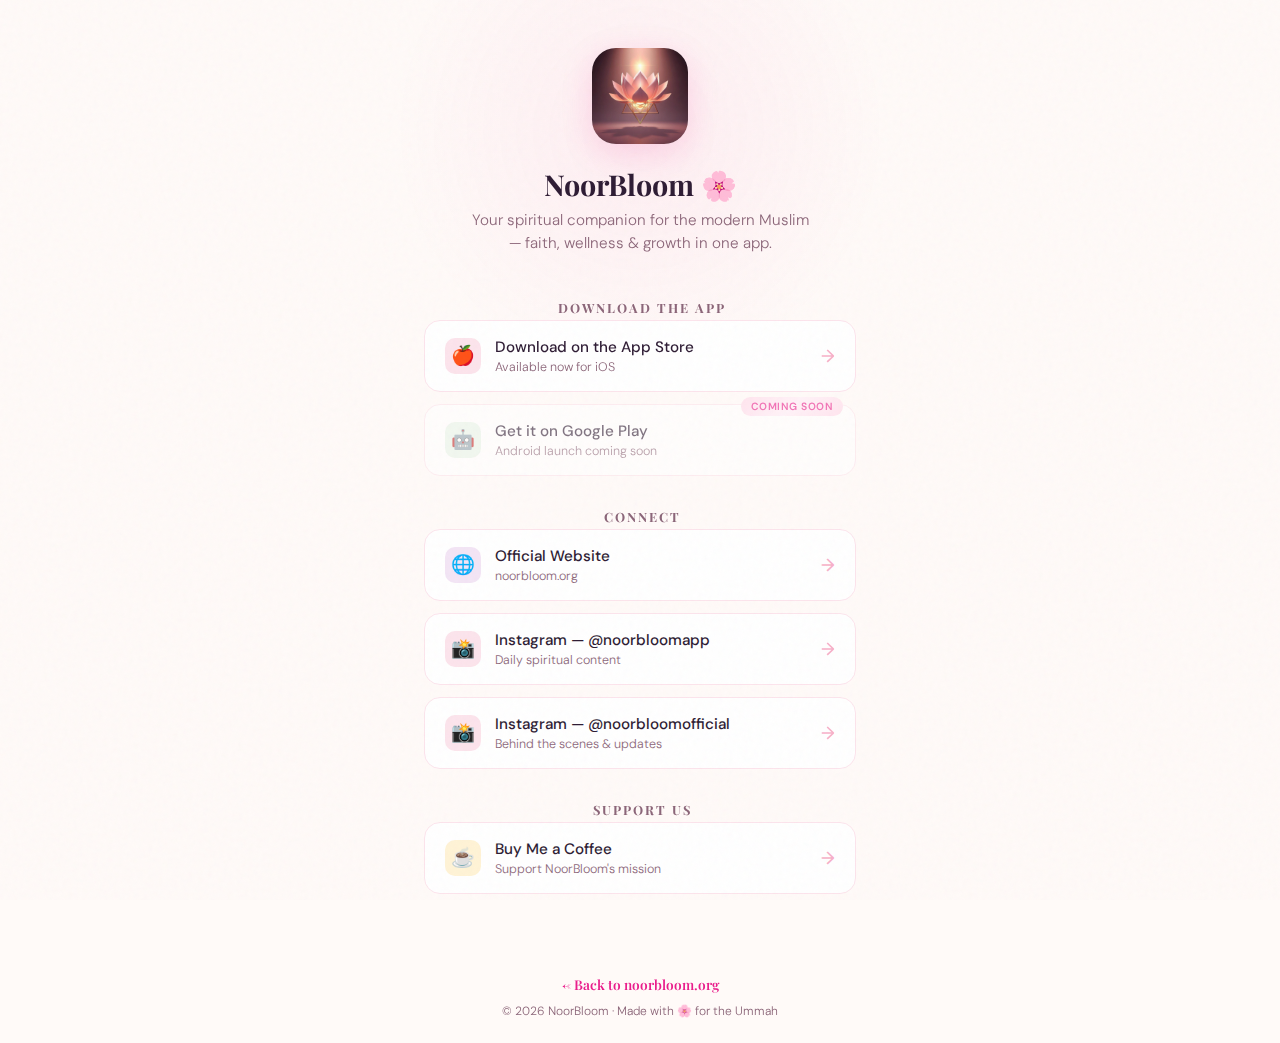
<file: links/index.html>
<!DOCTYPE html>
<html lang="en">
<head>
<meta charset="UTF-8">
<meta name="viewport" content="width=device-width, initial-scale=1.0">
<title>NoorBloom – Links</title>
<meta name="description" content="All NoorBloom links in one place — download the app, follow us on social media, and support the mission.">
<meta property="og:title" content="NoorBloom – Links">
<meta property="og:description" content="Your spiritual companion for the modern Muslim. Find all our links here.">
<meta property="og:type" content="website">
<meta property="og:url" content="https://noorbloom.org/links">
<meta property="og:image" content="https://noorbloom.org/assets/noorbloom-og-privacy.png">
<link rel="canonical" href="https://noorbloom.org/links">
<link href="https://fonts.googleapis.com/css2?family=Playfair+Display:ital,wght@0,400;0,700;1,400&family=DM+Sans:wght@300;400;500;600&display=swap" rel="stylesheet">
<style>
*, *::before, *::after { box-sizing: border-box; margin: 0; padding: 0; }

:root {
  --pink:      #E91E8C;
  --pink-md:   #F06292;
  --pink-lt:   #FCE4EC;
  --pink-pale: #FFF0F6;
  --pink-grd:  linear-gradient(135deg, #FFD6E8 0%, #FFEEF8 50%, #FFD6E8 100%);
  --gold:      #C9973A;
  --gold-lt:   #FFF3D6;
  --purple:    #9C27B0;
  --sage:      #7a9e87;
  --cream:     #FFFAF8;
  --ink:       #2D1B33;
  --muted:     #8B6578;
  --white:     #ffffff;
}

html { scroll-behavior: smooth; }

body {
  background: var(--cream);
  color: var(--ink);
  font-family: 'DM Sans', sans-serif;
  font-weight: 300;
  min-height: 100vh;
  display: flex;
  flex-direction: column;
  align-items: center;
  overflow-x: hidden;
}

/* ── NOISE TEXTURE OVERLAY (matches homepage) ── */
body::after {
  content: '';
  position: fixed; inset: 0;
  background-image: url("data:image/svg+xml,%3Csvg viewBox='0 0 200 200' xmlns='http://www.w3.org/2000/svg'%3E%3Cfilter id='n'%3E%3CfeTurbulence type='fractalNoise' baseFrequency='0.9' numOctaves='4' stitchTiles='stitch'/%3E%3C/filter%3E%3Crect width='100%25' height='100%25' filter='url(%23n)' opacity='0.03'/%3E%3C/svg%3E");
  pointer-events: none; z-index: 9999;
}

/* ══ CONTAINER ══ */
.links-container {
  width: 100%;
  max-width: 480px;
  padding: 48px 24px 32px;
  display: flex;
  flex-direction: column;
  align-items: center;
  flex: 1;
}

/* ══ PROFILE HEADER ══ */
.profile {
  text-align: center;
  margin-bottom: 36px;
}

.profile-logo {
  width: 96px;
  height: 96px;
  border-radius: 24px;
  object-fit: contain;
  box-shadow: 0 8px 32px rgba(233, 30, 140, .15);
  margin-bottom: 16px;
}

.profile h1 {
  font-family: 'Playfair Display', serif;
  font-size: 1.8rem;
  font-weight: 700;
  color: var(--ink);
  margin-bottom: 6px;
}

.profile p {
  font-size: 0.95rem;
  color: var(--muted);
  line-height: 1.5;
  max-width: 340px;
}

/* ══ LINK CARDS ══ */
.links-section {
  width: 100%;
  display: flex;
  flex-direction: column;
  gap: 12px;
  margin-bottom: 24px;
}

.section-label {
  font-family: 'Playfair Display', serif;
  font-size: 0.8rem;
  font-weight: 700;
  text-transform: uppercase;
  letter-spacing: 2px;
  color: var(--muted);
  margin: 8px 0 4px;
  padding-left: 4px;
}

.link-card {
  display: flex;
  align-items: center;
  gap: 14px;
  width: 100%;
  padding: 16px 20px;
  background: var(--white);
  border: 1.5px solid var(--pink-lt);
  border-radius: 16px;
  text-decoration: none;
  color: var(--ink);
  font-weight: 500;
  font-size: 0.95rem;
  transition: all .25s ease;
  position: relative;
}

.link-card:hover {
  border-color: var(--pink-md);
  box-shadow: 0 6px 24px rgba(233, 30, 140, .12);
  transform: translateY(-2px);
}

.link-card:active {
  transform: translateY(0);
}

.link-card .icon {
  width: 36px;
  height: 36px;
  border-radius: 10px;
  display: flex;
  align-items: center;
  justify-content: center;
  flex-shrink: 0;
  font-size: 1.2rem;
}

.link-card .icon.pink   { background: var(--pink-lt); }
.link-card .icon.gold   { background: var(--gold-lt); }
.link-card .icon.purple { background: #F3E5F5; }
.link-card .icon.sage   { background: #E8F5E9; }

.link-card .label {
  flex: 1;
}

.link-card .label small {
  display: block;
  font-size: 0.78rem;
  font-weight: 300;
  color: var(--muted);
  margin-top: 2px;
}

.link-card .arrow {
  color: var(--pink-md);
  font-size: 1.1rem;
  opacity: .5;
  transition: opacity .25s;
}

.link-card:hover .arrow {
  opacity: 1;
}

/* ── COMING SOON BADGE ── */
.link-card.coming-soon {
  opacity: .6;
  cursor: default;
  pointer-events: none;
}

.link-card.coming-soon .badge {
  position: absolute;
  top: -8px;
  right: 12px;
  background: var(--pink-grd);
  color: var(--pink);
  font-size: 0.65rem;
  font-weight: 600;
  padding: 3px 10px;
  border-radius: 20px;
  letter-spacing: 0.5px;
  text-transform: uppercase;
}

/* ══ FOOTER ══ */
.links-footer {
  text-align: center;
  padding: 24px;
  margin-top: auto;
}

.links-footer a {
  display: inline-block;
  font-family: 'Playfair Display', serif;
  color: var(--pink);
  text-decoration: none;
  font-size: 0.85rem;
  font-weight: 600;
  transition: color .2s;
}

.links-footer a:hover {
  color: var(--pink-md);
}

.links-footer p {
  font-size: 0.75rem;
  color: var(--muted);
  margin-top: 8px;
}

/* ══ DECORATIVE BACKDROP ══ */
.backdrop-glow {
  position: fixed;
  top: -120px;
  left: 50%;
  transform: translateX(-50%);
  width: 500px;
  height: 500px;
  background: radial-gradient(circle, rgba(233,30,140,.06) 0%, transparent 70%);
  pointer-events: none;
  z-index: -1;
}

/* ══ RESPONSIVE ══ */
@media (max-width: 520px) {
  .links-container {
    padding: 36px 16px 24px;
  }
  .profile-logo {
    width: 80px;
    height: 80px;
    border-radius: 20px;
  }
  .profile h1 {
    font-size: 1.5rem;
  }
  .link-card {
    padding: 14px 16px;
    border-radius: 14px;
  }
}
</style>
</head>
<body>

<div class="backdrop-glow" aria-hidden="true"></div>

<main class="links-container">
  <!-- ── PROFILE ── -->
  <div class="profile">
    <img
      class="profile-logo"
      src="logo.jpg"
      alt="NoorBloom logo"
      width="96"
      height="96"
    >
    <h1>NoorBloom 🌸</h1>
    <p>Your spiritual companion for the modern Muslim — faith, wellness &amp; growth in one app.</p>
  </div>

  <!-- ── APP DOWNLOAD ── -->
  <p class="section-label">Download the App</p>
  <div class="links-section">
    <a
      class="link-card"
      href="https://apps.apple.com/tr/app/noorbloom/id6758716213?l=tr"
      target="_blank"
      rel="noopener noreferrer"
    >
      <span class="icon pink">🍎</span>
      <span class="label">
        Download on the App Store
        <small>Available now for iOS</small>
      </span>
      <span class="arrow" aria-hidden="true">→</span>
    </a>

    <div class="link-card coming-soon">
      <span class="badge">Coming Soon</span>
      <span class="icon sage">🤖</span>
      <span class="label">
        Get it on Google Play
        <small>Android launch coming soon</small>
      </span>
    </div>
  </div>

  <!-- ── CONNECT ── -->
  <p class="section-label">Connect</p>
  <div class="links-section">
    <a
      class="link-card"
      href="https://noorbloom.org/"
      target="_blank"
      rel="noopener noreferrer"
    >
      <span class="icon purple">🌐</span>
      <span class="label">
        Official Website
        <small>noorbloom.org</small>
      </span>
      <span class="arrow" aria-hidden="true">→</span>
    </a>

    <a
      class="link-card"
      href="https://www.instagram.com/noorbloomapp/"
      target="_blank"
      rel="noopener noreferrer"
    >
      <span class="icon pink">📸</span>
      <span class="label">
        Instagram — @noorbloomapp
        <small>Daily spiritual content</small>
      </span>
      <span class="arrow" aria-hidden="true">→</span>
    </a>

    <a
      class="link-card"
      href="https://www.instagram.com/noorbloomofficial/"
      target="_blank"
      rel="noopener noreferrer"
    >
      <span class="icon pink">📸</span>
      <span class="label">
        Instagram — @noorbloomofficial
        <small>Behind the scenes &amp; updates</small>
      </span>
      <span class="arrow" aria-hidden="true">→</span>
    </a>
  </div>

  <!-- ── SUPPORT ── -->
  <p class="section-label">Support Us</p>
  <div class="links-section">
    <a
      class="link-card"
      href="https://buymeacoffee.com/noorbloom"
      target="_blank"
      rel="noopener noreferrer"
    >
      <span class="icon gold">☕</span>
      <span class="label">
        Buy Me a Coffee
        <small>Support NoorBloom's mission</small>
      </span>
      <span class="arrow" aria-hidden="true">→</span>
    </a>
  </div>
</main>

<footer class="links-footer">
  <a href="https://noorbloom.org/">← Back to noorbloom.org</a>
  <p>© 2026 NoorBloom · Made with 🌸 for the Ummah</p>
</footer>

</body>
</html>
</file>
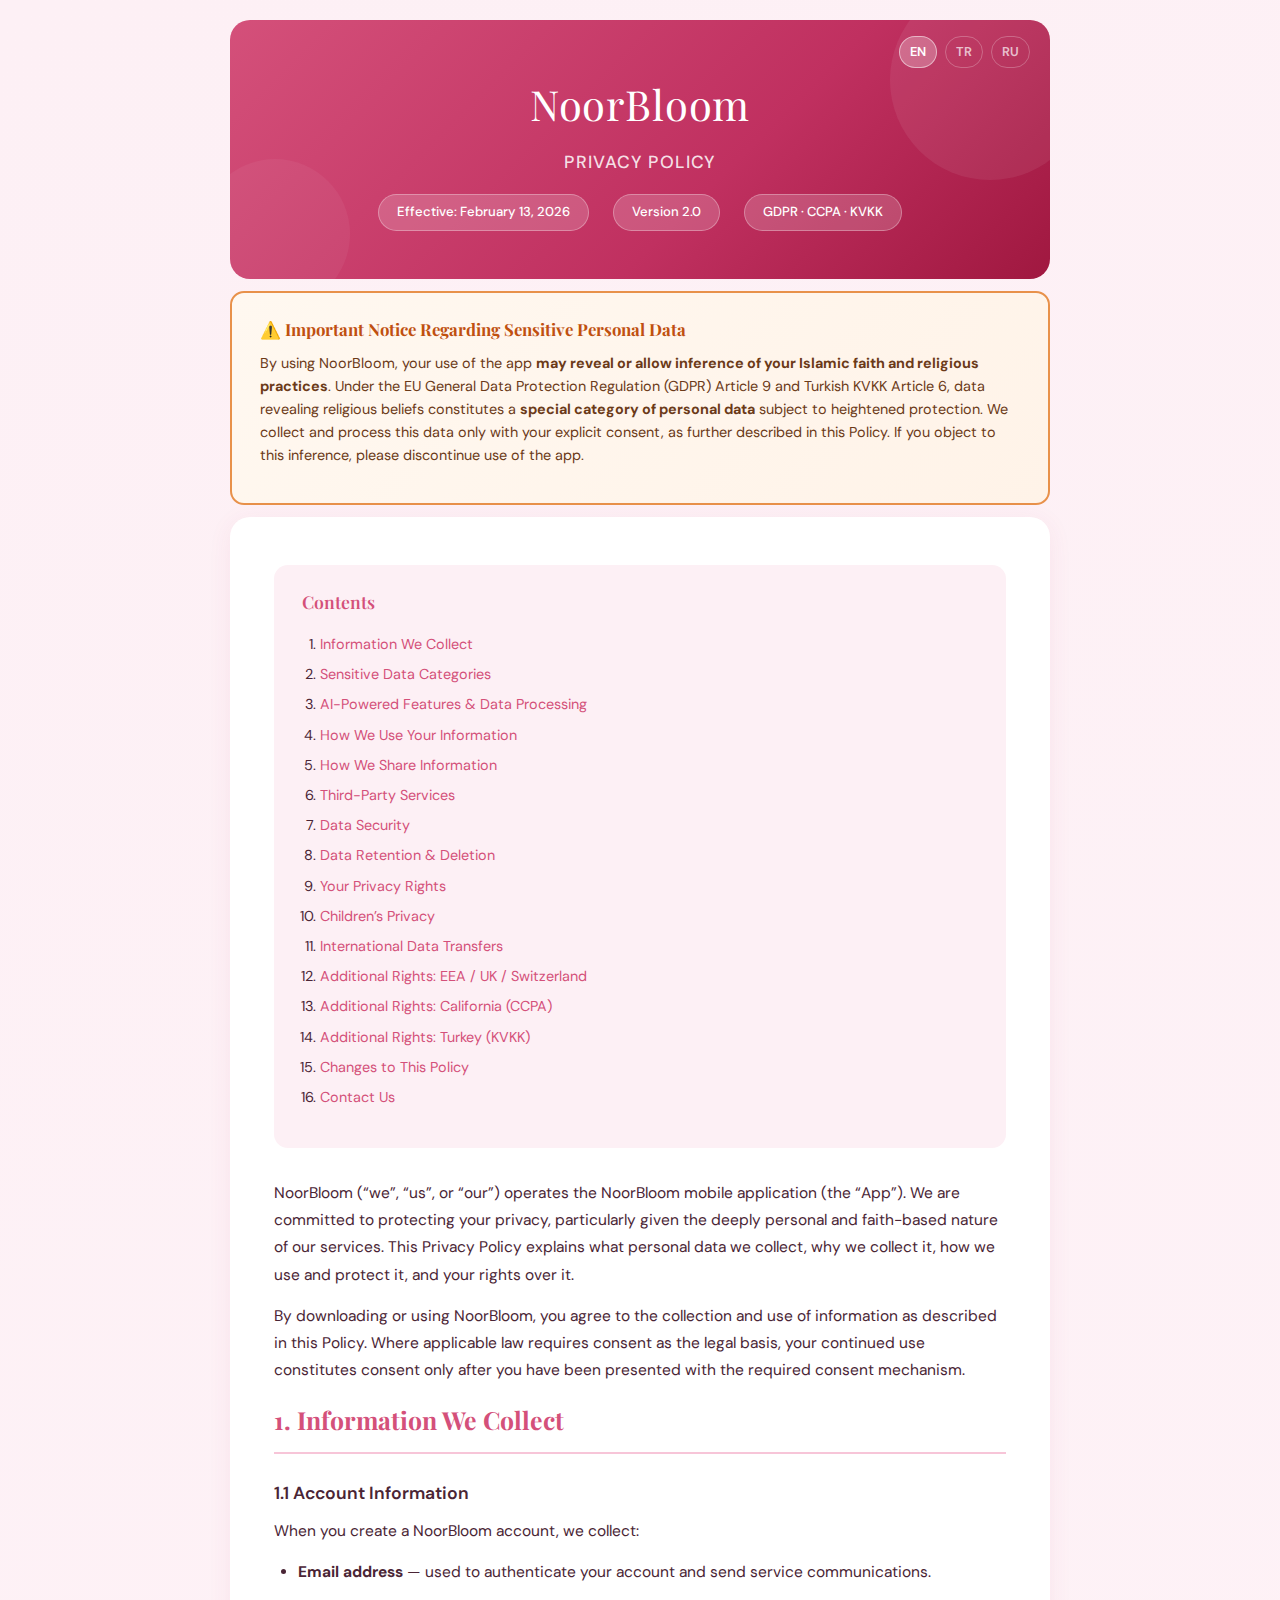
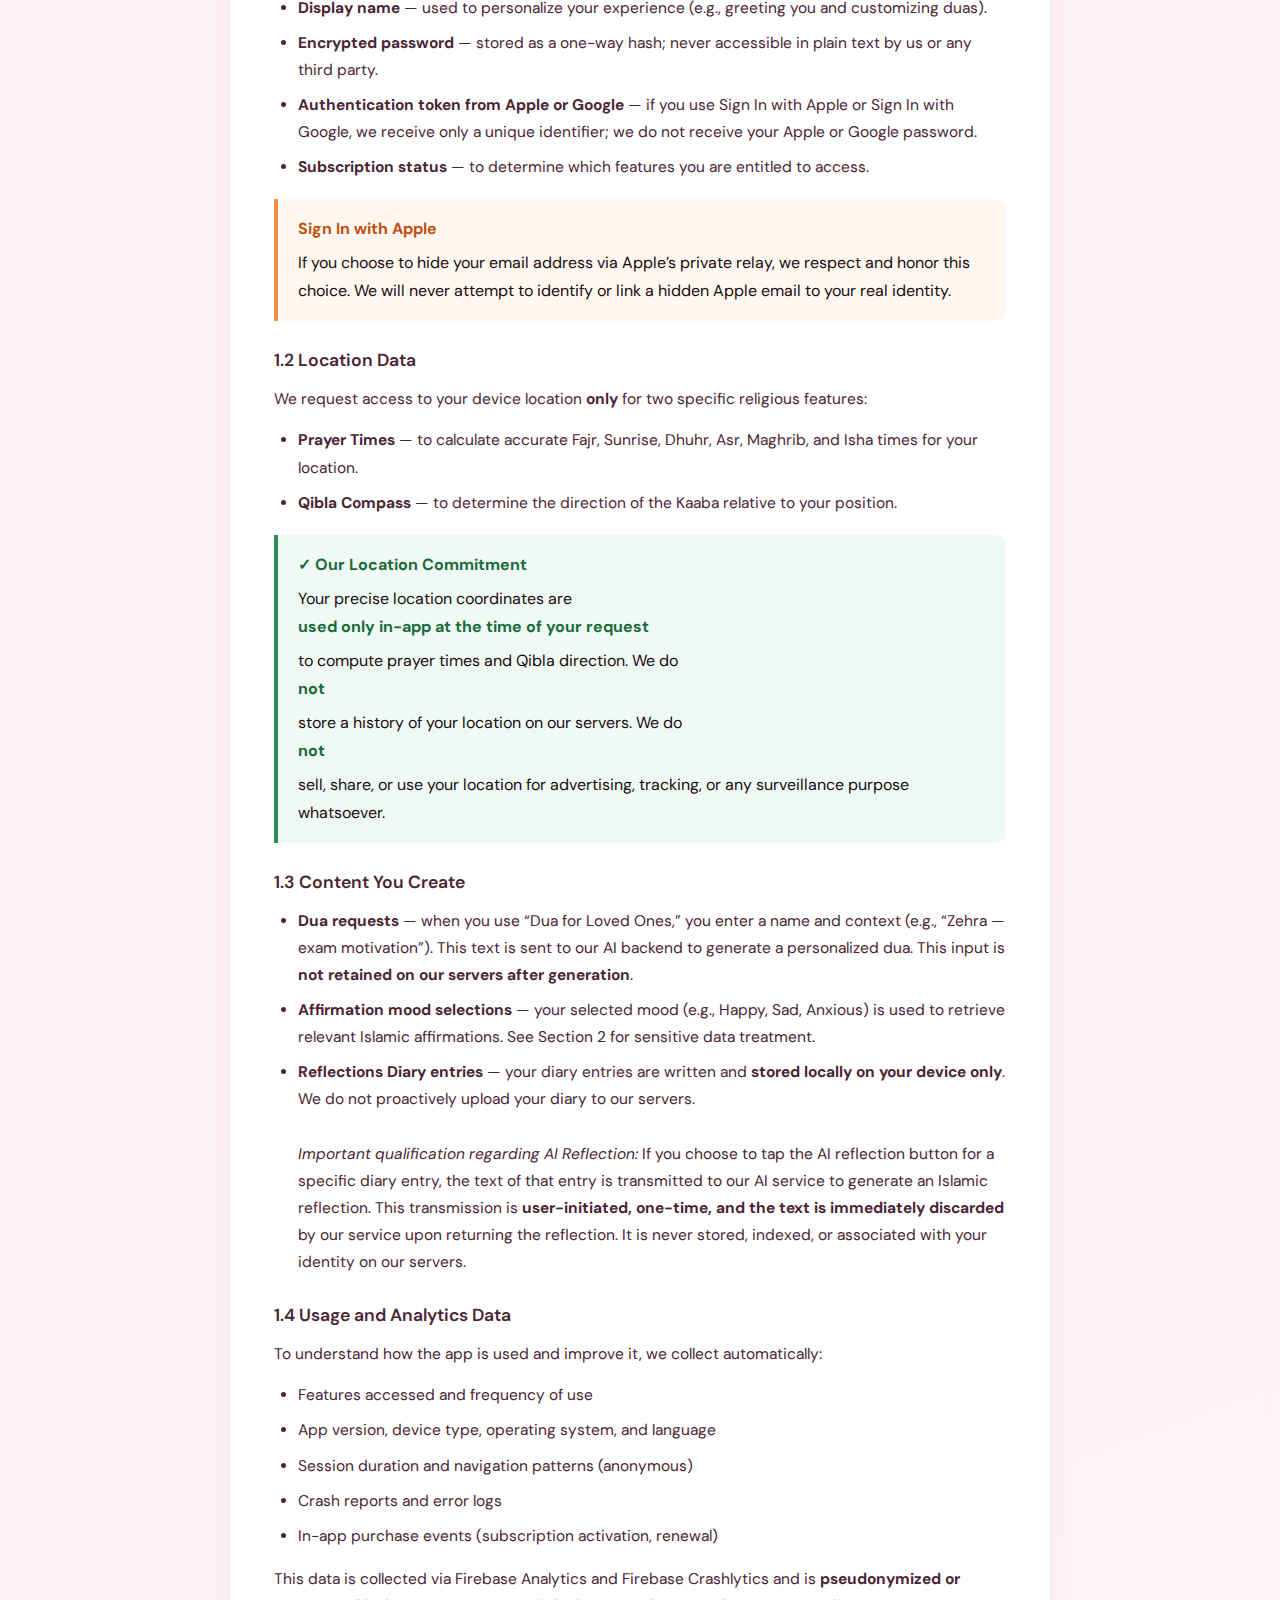
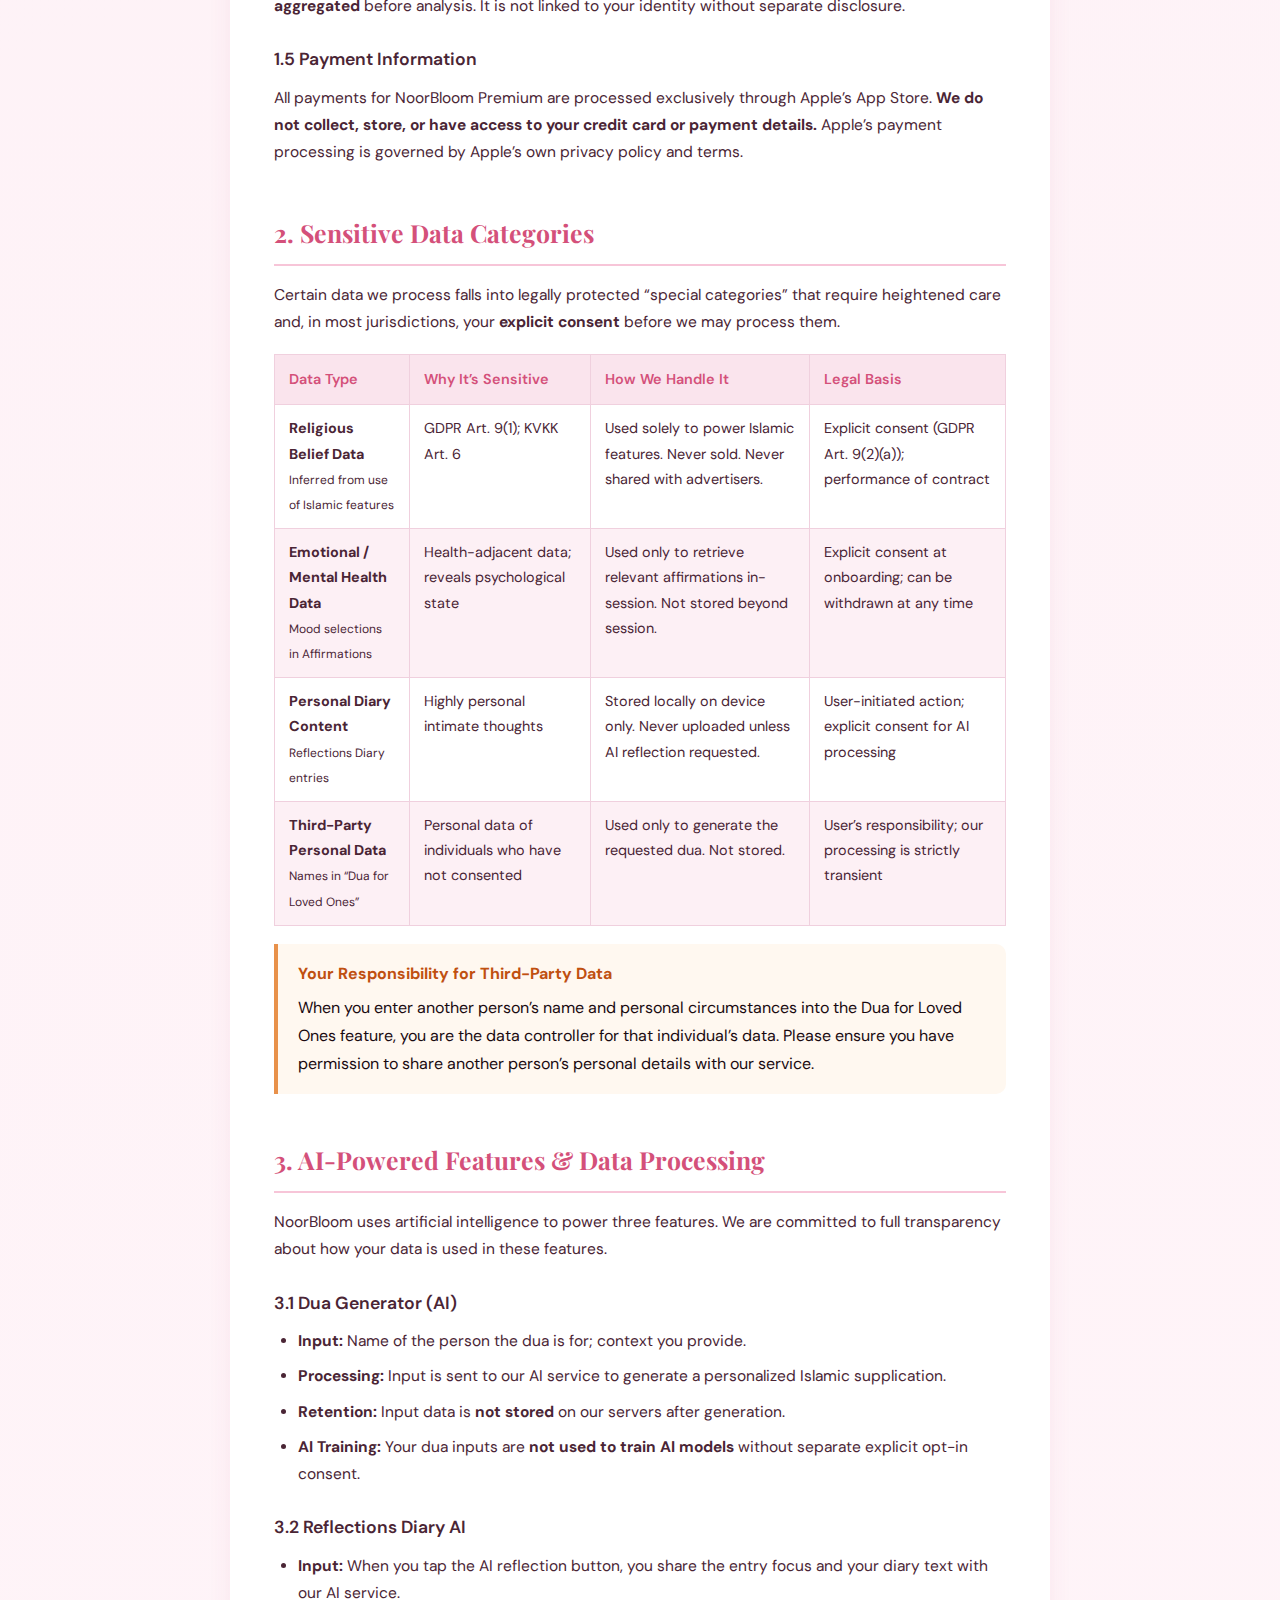
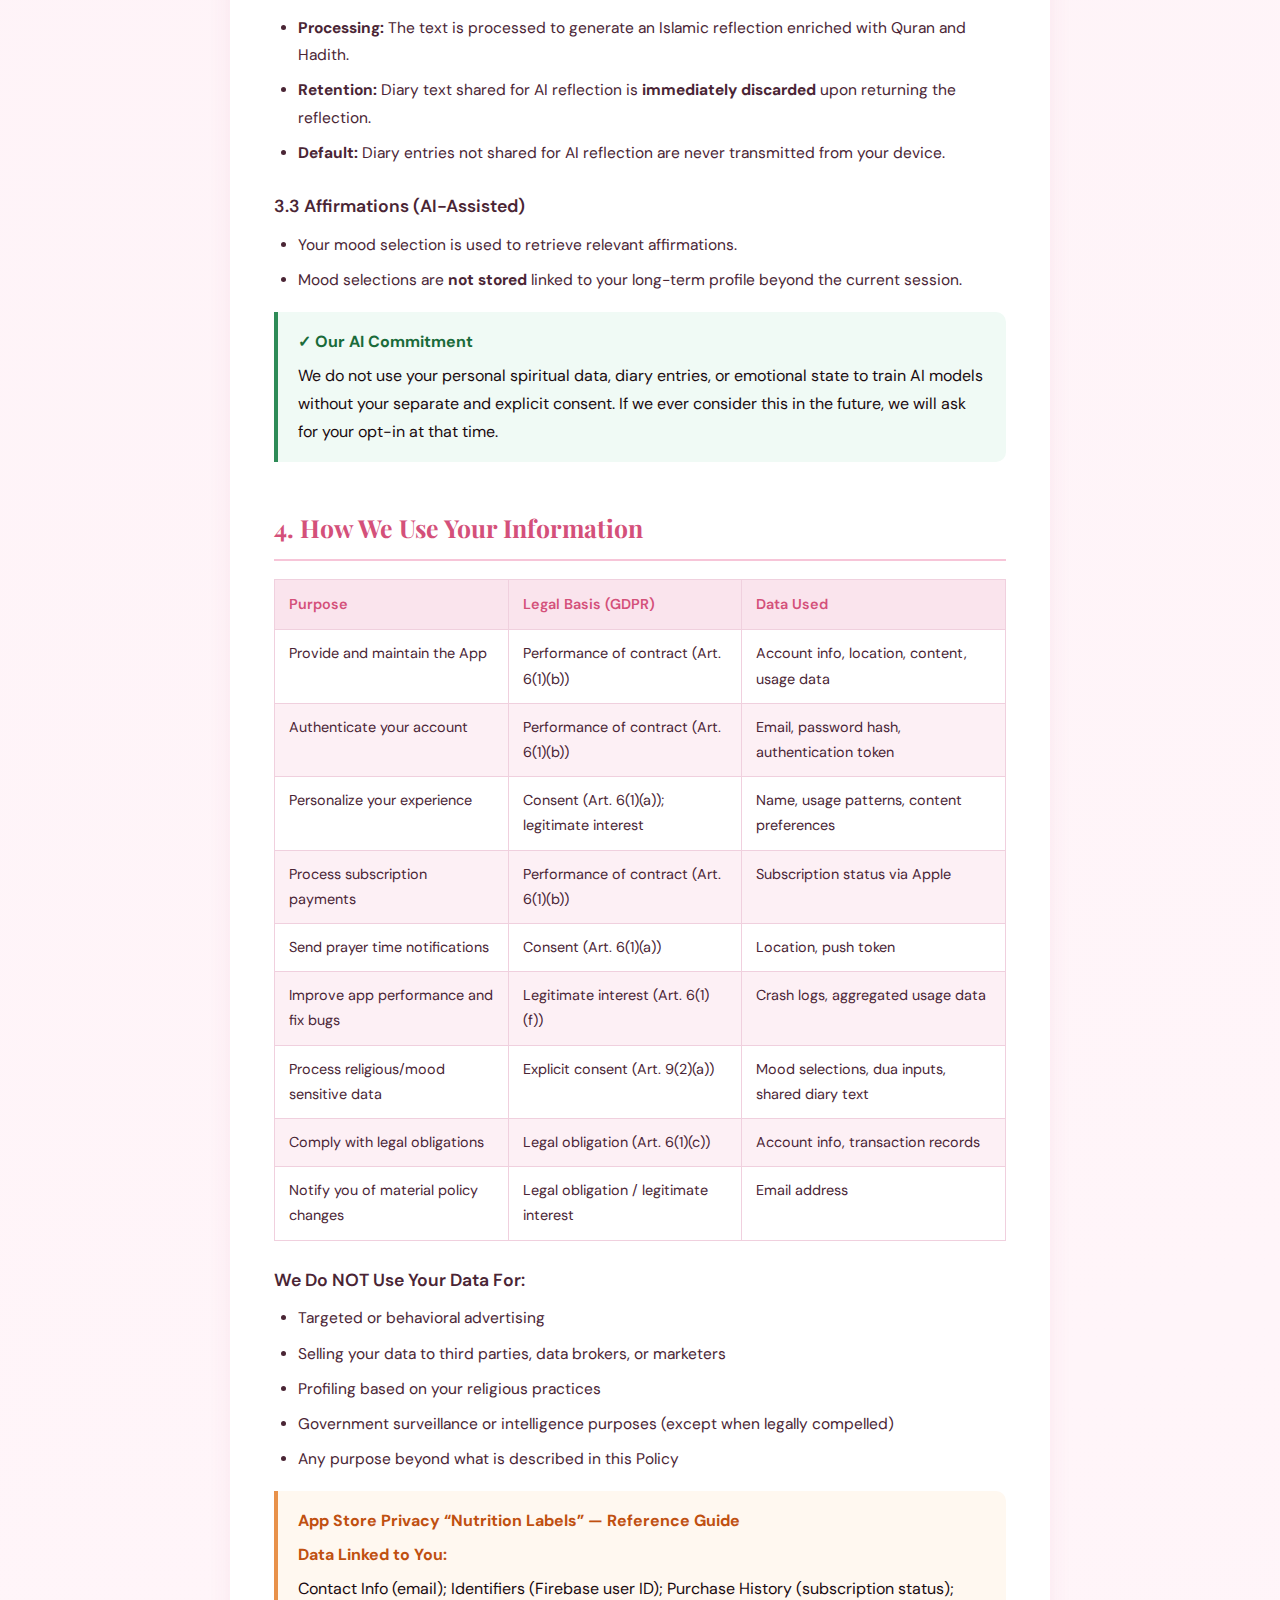
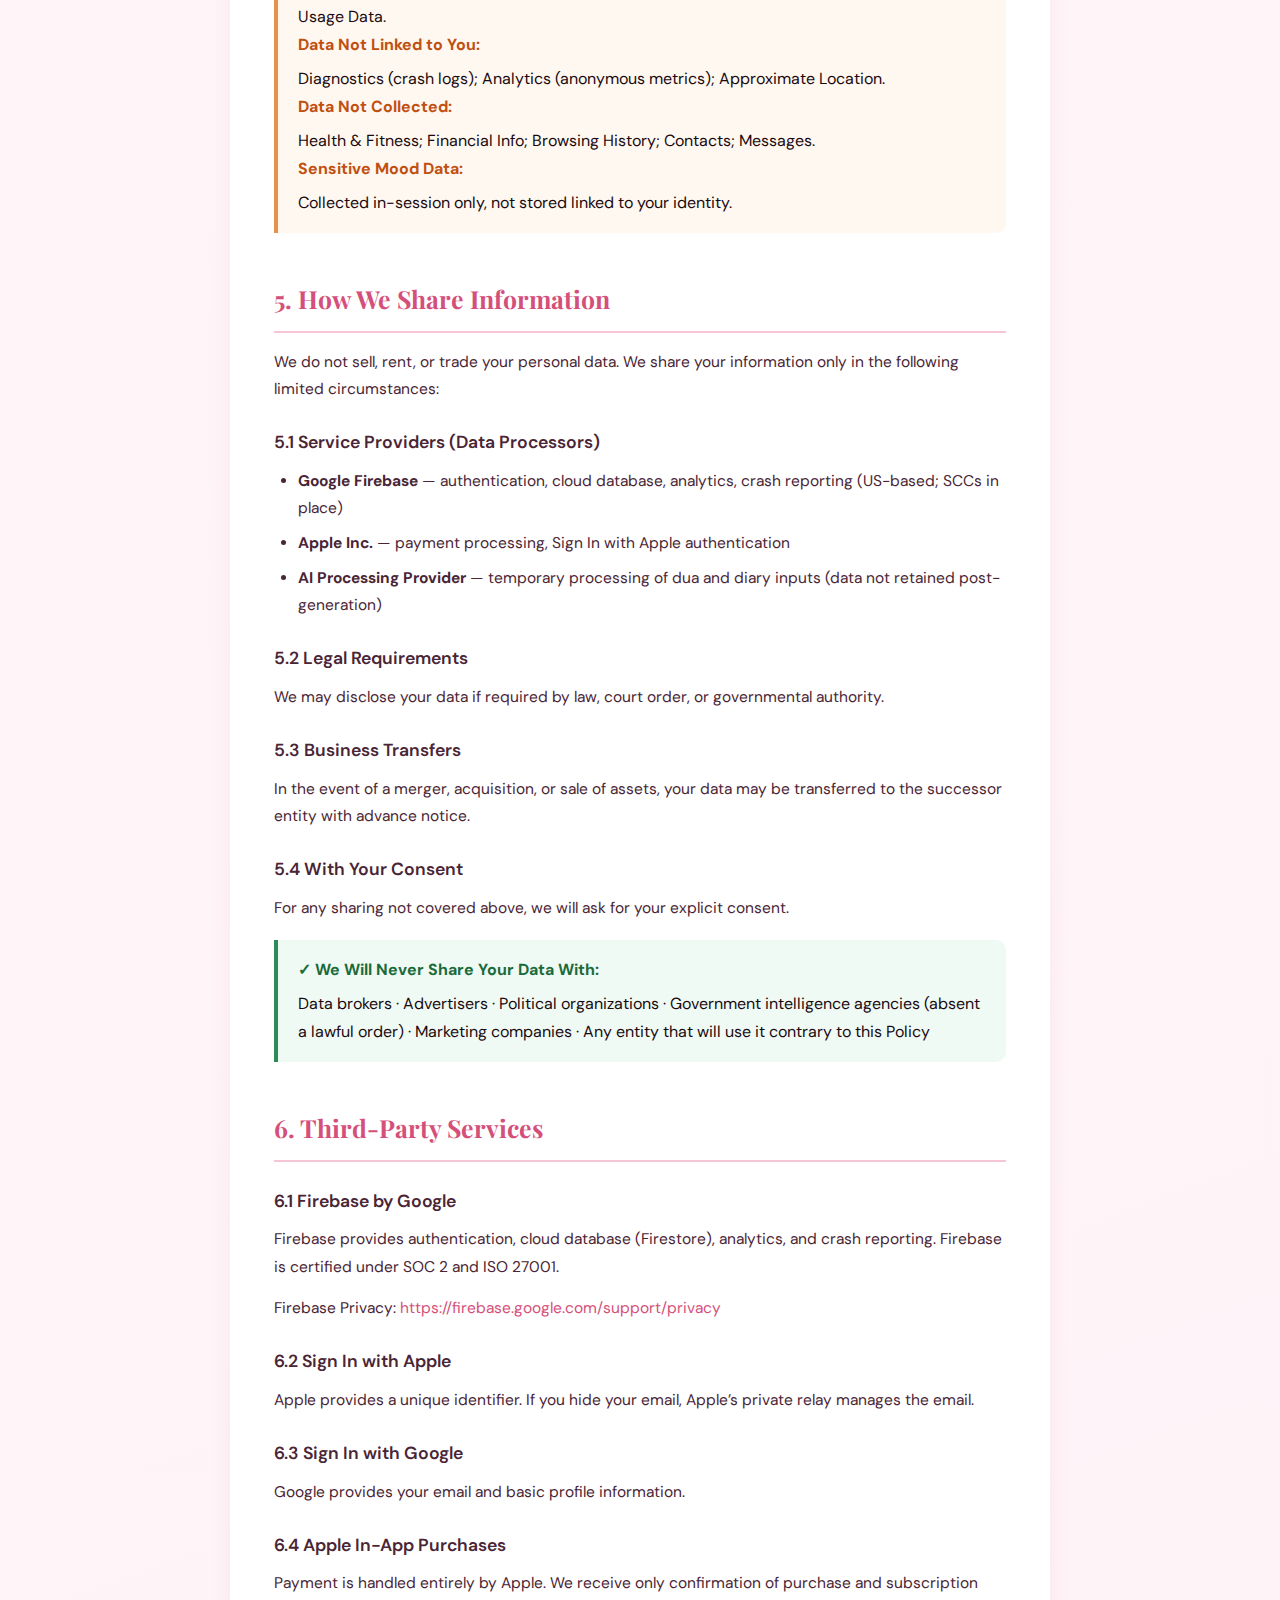
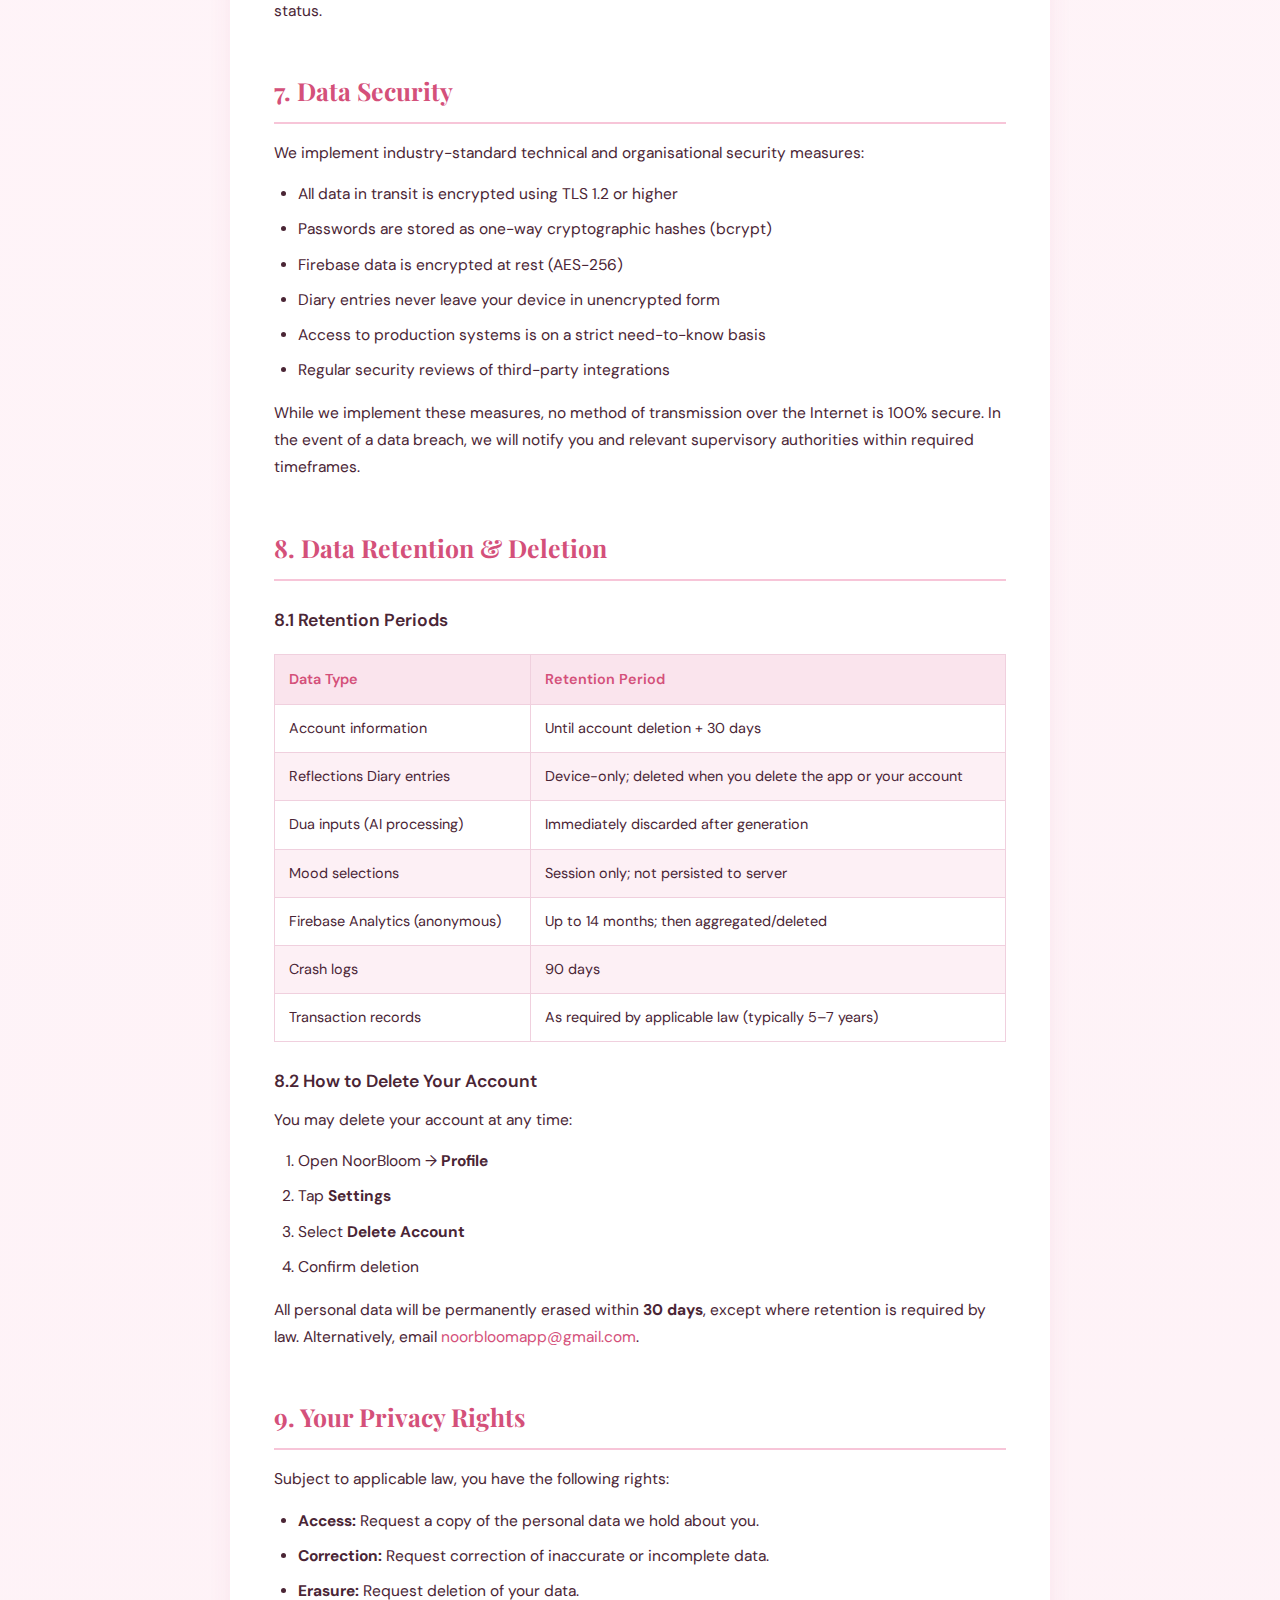
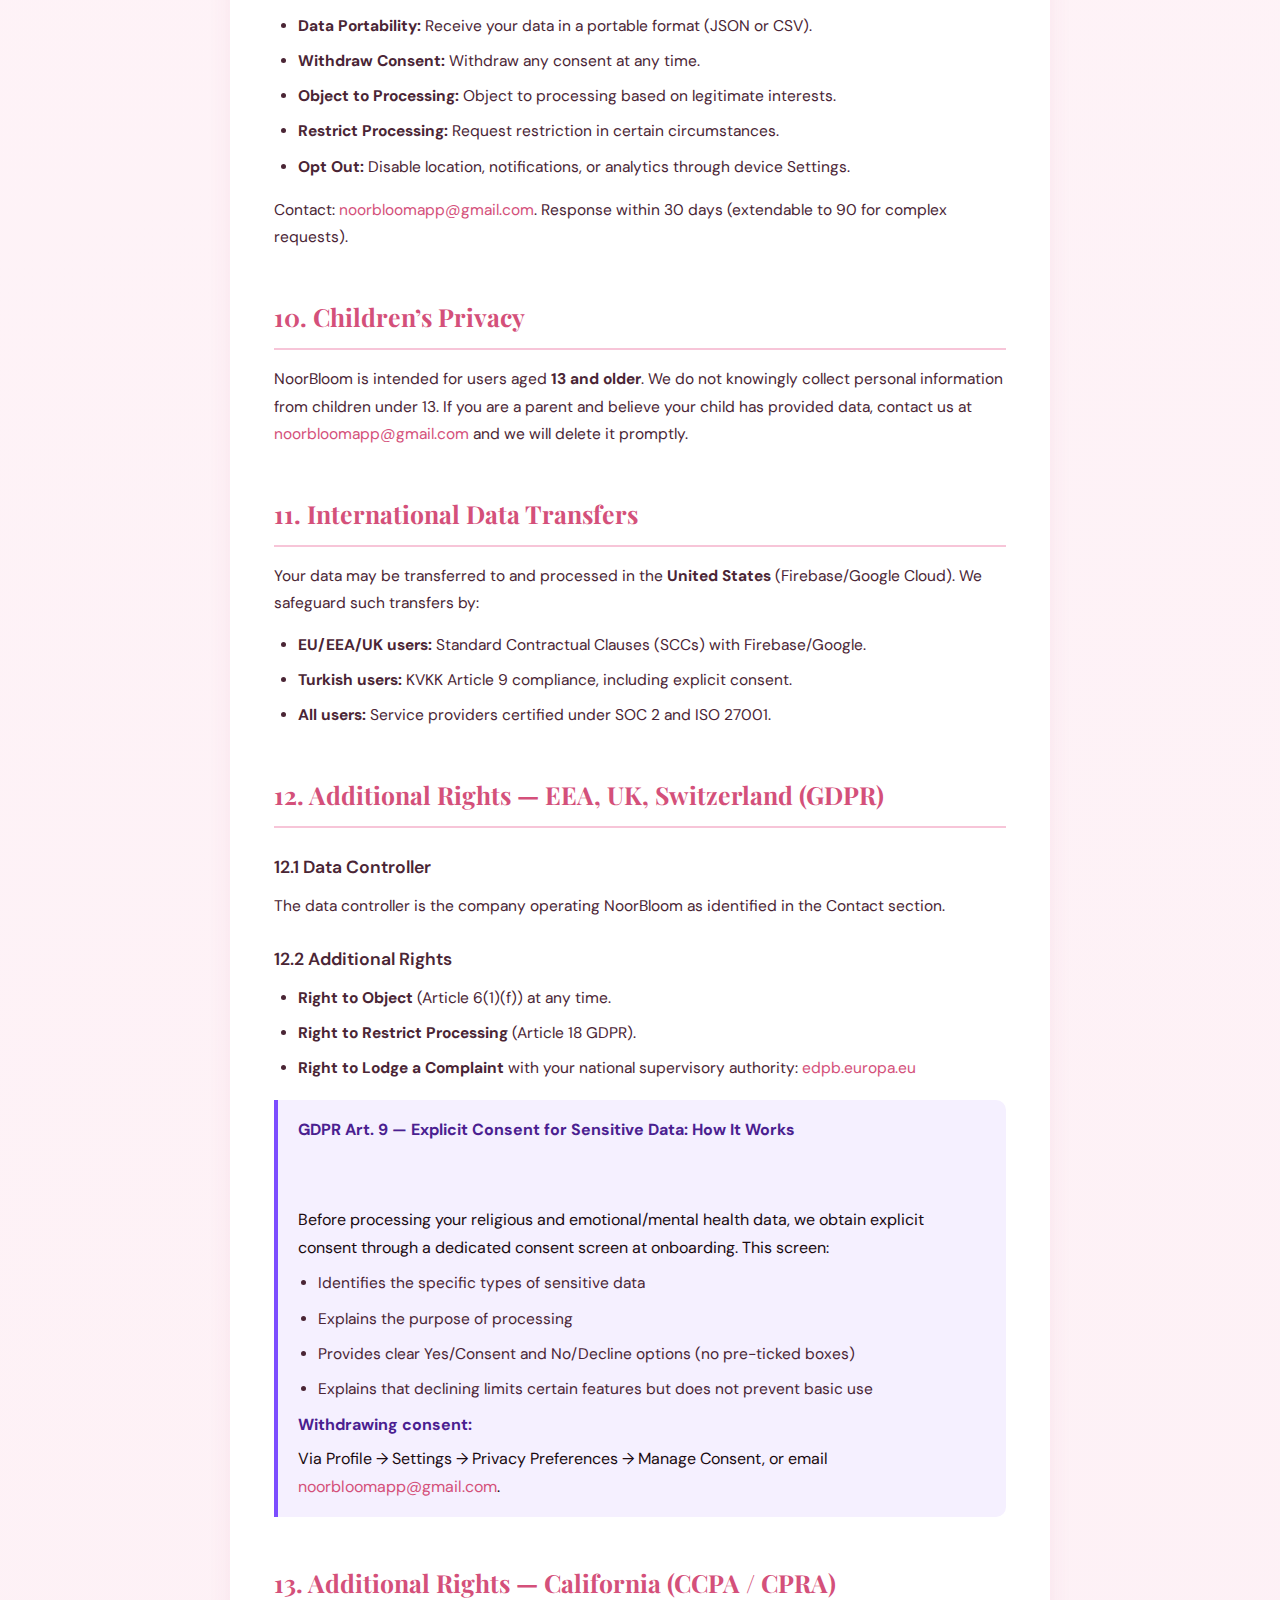
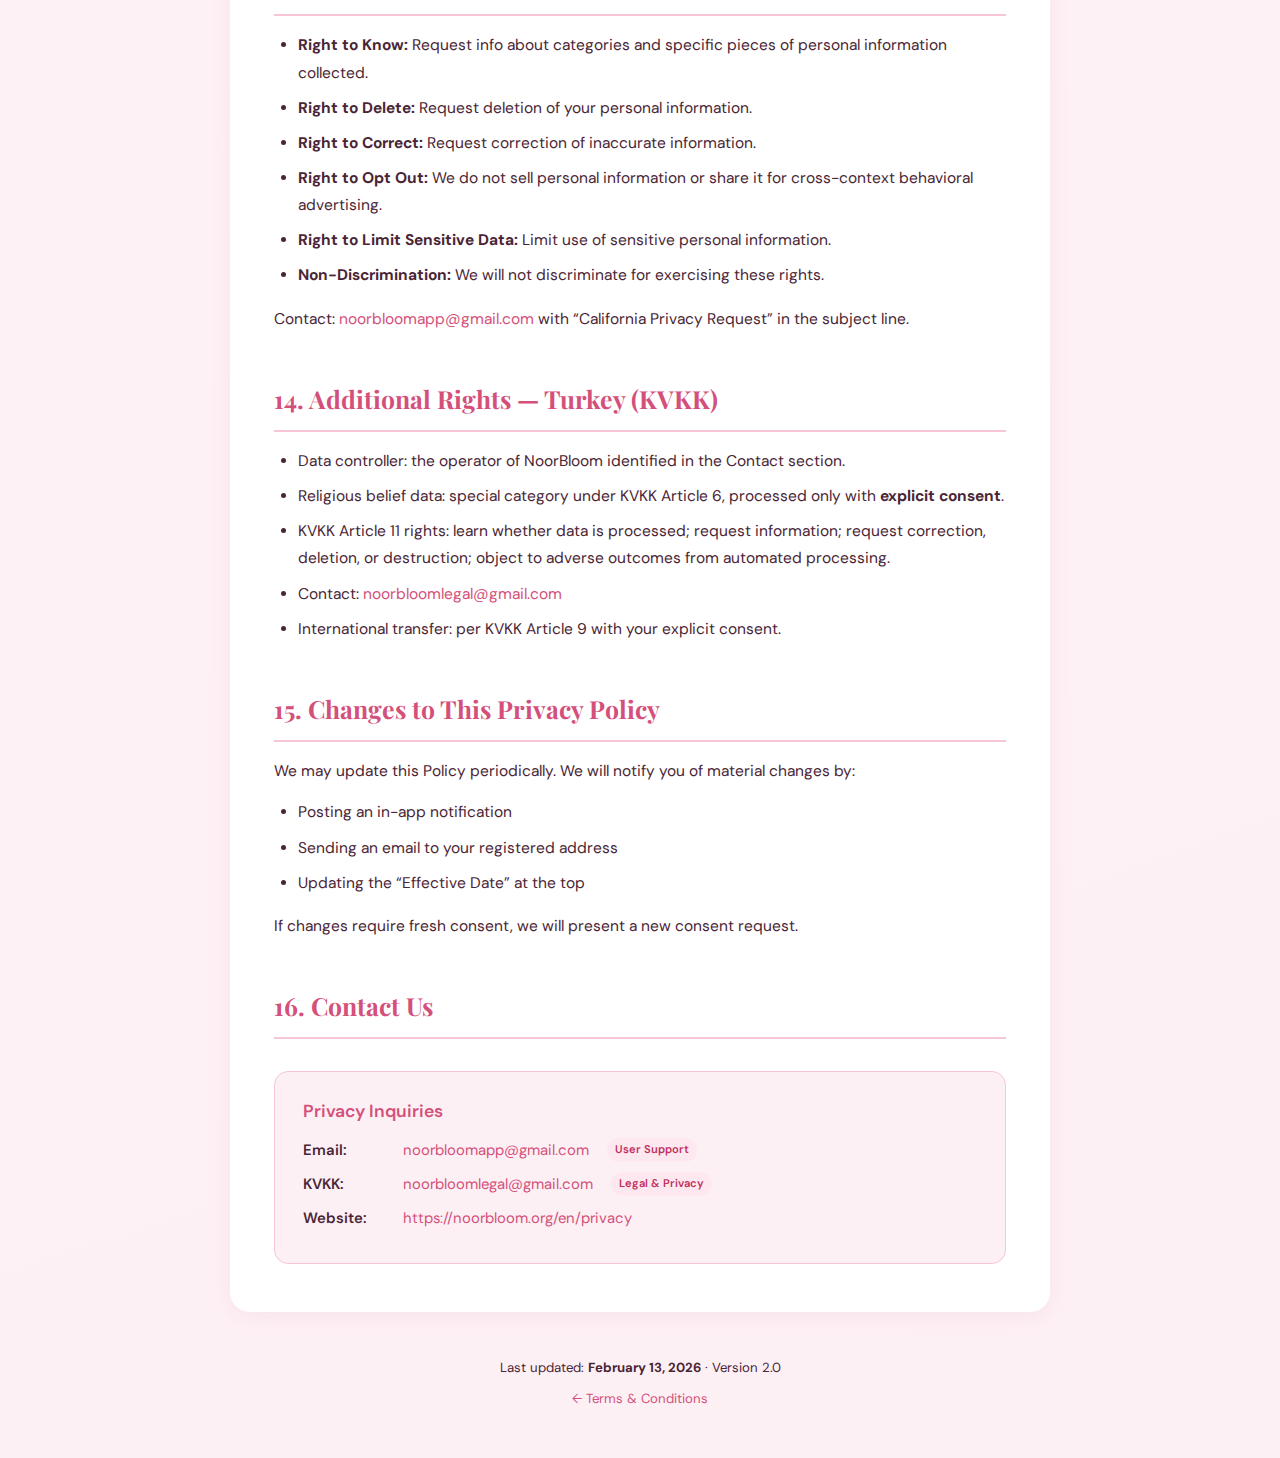
<file: en/privacy/index.html>
<!DOCTYPE html>
<html lang="en">
<head>
    <meta charset="UTF-8">
    <meta name="viewport" content="width=device-width, initial-scale=1.0">
    <title>NoorBloom – Privacy Policy</title>

    <!-- Basic SEO -->
    <meta name="description" content="NoorBloom Privacy Policy: how we collect, use, and protect your personal data including religious and sensitive information. GDPR, CCPA, KVKK compliant. Effective February 13, 2026 – Version 2.0.">
    <meta name="robots" content="index, follow">
    <link rel="canonical" href="https://noorbloom.org/en/privacy">

    <!-- Open Graph -->
    <meta property="og:type" content="website">
    <meta property="og:site_name" content="NoorBloom">
    <meta property="og:title" content="NoorBloom – Privacy Policy">
    <meta property="og:description" content="Learn how NoorBloom protects your personal data, including religious beliefs and sensitive information. GDPR, CCPA &amp; KVKK compliant. Version 2.0.">
    <meta property="og:url" content="https://noorbloom.org/en/privacy">
    <meta property="og:image" content="https://noorbloom.org/assets/noorbloom-og-privacy.png">
    <meta property="og:image:width" content="1200">
    <meta property="og:image:height" content="630">
    <meta property="og:locale" content="en_US">
    <meta property="og:locale:alternate" content="tr_TR">
    <meta property="og:locale:alternate" content="ru_RU">

    <!-- Twitter Card -->
    <meta name="twitter:card" content="summary_large_image">
    <meta name="twitter:title" content="NoorBloom – Privacy Policy">
    <meta name="twitter:description" content="Learn how NoorBloom protects your personal data, including religious beliefs and sensitive information. GDPR, CCPA &amp; KVKK compliant.">
    <meta name="twitter:image" content="https://noorbloom.org/assets/noorbloom-og-privacy.png">

    <!-- Hreflang -->
    <link rel="alternate" hreflang="en" href="https://noorbloom.org/en/privacy">
    <link rel="alternate" hreflang="tr" href="https://noorbloom.org/tr/privacy">
    <link rel="alternate" hreflang="ru" href="https://noorbloom.org/ru/privacy">
    <link rel="alternate" hreflang="x-default" href="https://noorbloom.org/en/privacy">

    <!-- Fonts & Styles -->
    <link rel="stylesheet" href="/css/language-switcher.css">
    <link href="https://fonts.googleapis.com/css2?family=Playfair+Display:wght@400;600;700&family=DM+Sans:wght@300;400;500;600&display=swap" rel="stylesheet">
    <style>
        :root {
            --rose: #d4507a;
            --rose-light: #f7c5d8;
            --rose-pale: #fdf0f5;
            --rose-soft: #fae4ed;
            --text-dark: #1a0a10;
            --text-mid: #4a2535;
            --text-light: #7a5065;
            --border: #f0d0de;
            --alert-bg: #fff8f0;
            --alert-border: #e8914a;
            --commitment-bg: #f0faf5;
            --commitment-border: #2e8b57;
            --gdpr-bg: #f5f0ff;
            --gdpr-border: #7c4dff;
        }

        * { margin: 0; padding: 0; box-sizing: border-box; }

        body {
            font-family: 'DM Sans', sans-serif;
            background: linear-gradient(160deg, #fdf0f5 0%, #fff5f9 50%, #fdf0f5 100%);
            color: var(--text-dark);
            line-height: 1.75;
            padding: 20px;
        }

        .page-wrapper { max-width: 820px; margin: 0 auto; }

        .doc-header {
            background: linear-gradient(135deg, #d4507a 0%, #c03060 60%, #a01840 100%);
            border-radius: 20px;
            padding: 48px 40px;
            margin-bottom: 12px;
            text-align: center;
            position: relative;
            overflow: hidden;
        }
        .doc-header::before {
            content: '';
            position: absolute;
            top: -40px; right: -40px;
            width: 200px; height: 200px;
            border-radius: 50%;
            background: rgba(255,255,255,0.07);
        }
        .doc-header::after {
            content: '';
            position: absolute;
            bottom: -30px; left: -30px;
            width: 150px; height: 150px;
            border-radius: 50%;
            background: rgba(255,255,255,0.05);
        }
        .app-name {
            font-family: 'Playfair Display', serif;
            font-size: 2.6em;
            color: #fff;
            letter-spacing: 0.02em;
            margin-bottom: 6px;
        }
        .doc-title {
            font-size: 1.1em;
            color: rgba(255,255,255,0.85);
            font-weight: 500;
            letter-spacing: 0.08em;
            text-transform: uppercase;
            margin-bottom: 16px;
        }
        .meta-row {
            display: flex;
            justify-content: center;
            gap: 24px;
            flex-wrap: wrap;
        }
        .meta-badge {
            background: rgba(255,255,255,0.18);
            border: 1px solid rgba(255,255,255,0.3);
            border-radius: 30px;
            padding: 6px 18px;
            font-size: 0.82em;
            color: #fff;
            font-weight: 500;
        }

        .header-lang-switcher {
            position: absolute;
            top: 16px;
            right: 20px;
            display: flex;
            gap: 8px;
            z-index: 10;
        }
        .header-lang-switcher a {
            color: rgba(255,255,255,0.7);
            text-decoration: none;
            font-size: 0.8em;
            font-weight: 600;
            padding: 4px 10px;
            border-radius: 20px;
            border: 1px solid rgba(255,255,255,0.25);
            transition: all 0.2s;
        }
        .header-lang-switcher a:hover {
            background: rgba(255,255,255,0.15);
            color: #fff;
        }
        .header-lang-switcher a.active {
            background: rgba(255,255,255,0.25);
            color: #fff;
            border-color: rgba(255,255,255,0.5);
        }

        .critical-notice {
            background: linear-gradient(135deg, #fff8f0, #fff3e8);
            border: 2px solid var(--alert-border);
            border-radius: 14px;
            padding: 22px 28px;
            margin-bottom: 12px;
        }
        .critical-notice .notice-title {
            font-family: 'Playfair Display', serif;
            font-size: 1.05em;
            color: #c05010;
            font-weight: 700;
            margin-bottom: 8px;
            display: flex;
            align-items: center;
            gap: 8px;
        }
        .critical-notice p {
            font-size: 0.9em;
            color: #6b3a18;
            line-height: 1.6;
        }

        .content-card {
            background: #fff;
            border-radius: 20px;
            padding: 48px 44px;
            box-shadow: 0 4px 24px rgba(180,60,100,0.07);
            margin-bottom: 16px;
        }

        h2 {
            font-family: 'Playfair Display', serif;
            font-size: 1.55em;
            color: var(--rose);
            margin-top: 44px;
            margin-bottom: 16px;
            padding-bottom: 10px;
            border-bottom: 2px solid var(--rose-light);
        }
        h2:first-of-type { margin-top: 0; }

        h3 {
            font-family: 'DM Sans', sans-serif;
            font-size: 1.1em;
            font-weight: 600;
            color: var(--text-mid);
            margin-top: 24px;
            margin-bottom: 10px;
        }

        p { color: var(--text-mid); margin-bottom: 14px; font-size: 0.97em; }
        ul, ol { margin-left: 24px; margin-bottom: 16px; }
        li { color: var(--text-mid); margin-bottom: 8px; font-size: 0.97em; }
        a { color: var(--rose); text-decoration: none; }
        a:hover { text-decoration: underline; }

        .alert-box {
            background: var(--alert-bg);
            border-left: 4px solid var(--alert-border);
            border-radius: 0 10px 10px 0;
            padding: 16px 20px;
            margin: 18px 0;
        }
        .alert-box strong { color: #c05010; display: block; margin-bottom: 6px; }

        .commitment-box {
            background: var(--commitment-bg);
            border-left: 4px solid var(--commitment-border);
            border-radius: 0 10px 10px 0;
            padding: 16px 20px;
            margin: 18px 0;
        }
        .commitment-box strong { color: #1a6b3a; display: block; margin-bottom: 6px; }

        .gdpr-box {
            background: var(--gdpr-bg);
            border-left: 4px solid var(--gdpr-border);
            border-radius: 0 10px 10px 0;
            padding: 16px 20px;
            margin: 18px 0;
        }
        .gdpr-box strong { color: #4a2090; display: block; margin-bottom: 6px; }

        .data-table {
            width: 100%;
            border-collapse: collapse;
            margin: 18px 0;
            font-size: 0.9em;
        }
        .data-table th {
            background: var(--rose-soft);
            color: var(--rose);
            font-weight: 600;
            padding: 12px 14px;
            text-align: left;
            border: 1px solid var(--border);
        }
        .data-table td {
            padding: 11px 14px;
            border: 1px solid var(--border);
            color: var(--text-mid);
            vertical-align: top;
        }
        .data-table tr:nth-child(even) td { background: var(--rose-pale); }

        .contact-box {
            background: var(--rose-pale);
            border: 1px solid var(--rose-light);
            border-radius: 14px;
            padding: 24px 28px;
            margin-top: 32px;
        }
        .contact-box h3 { margin-top: 0; color: var(--rose); }
        .contact-row {
            display: flex;
            align-items: center;
            gap: 10px;
            margin-bottom: 8px;
            font-size: 0.93em;
            color: var(--text-mid);
        }
        .contact-label { font-weight: 600; min-width: 90px; }

        .doc-footer {
            text-align: center;
            padding: 28px;
            color: var(--text-light);
            font-size: 0.85em;
        }
        .doc-footer a { color: var(--rose); }

        .toc {
            background: var(--rose-pale);
            border-radius: 14px;
            padding: 22px 28px;
            margin-bottom: 32px;
        }
        .toc h3 { color: var(--rose); margin-top: 0; margin-bottom: 14px; font-family: 'Playfair Display', serif; }
        .toc ol { margin-left: 18px; }
        .toc li { margin-bottom: 5px; font-size: 0.9em; }

        @media (max-width: 640px) {
            .content-card { padding: 28px 20px; }
            .doc-header { padding: 36px 24px; }
            .app-name { font-size: 2em; }
            .meta-row { gap: 10px; }
            .header-lang-switcher { top: 10px; right: 12px; }
        }
    </style>
</head>
<body>
<div class="page-wrapper">

    <div class="doc-header">
        <nav class="header-lang-switcher" aria-label="Language">
            <a href="/en/privacy" class="active" lang="en">EN</a>
            <a href="/tr/privacy" lang="tr">TR</a>
            <a href="/ru/privacy" lang="ru">RU</a>
        </nav>
        <div class="app-name">NoorBloom</div>
        <div class="doc-title">Privacy Policy</div>
        <div class="meta-row">
            <span class="meta-badge">Effective: February 13, 2026</span>
            <span class="meta-badge">Version 2.0</span>
            <span class="meta-badge">GDPR &#183; CCPA &#183; KVKK</span>
        </div>
    </div>

    <div class="critical-notice">
        <div class="notice-title">&#9888;&#65039; Important Notice Regarding Sensitive Personal Data</div>
        <p>By using NoorBloom, your use of the app <strong>may reveal or allow inference of your Islamic faith and religious practices</strong>. Under the EU General Data Protection Regulation (GDPR) Article 9 and Turkish KVKK Article 6, data revealing religious beliefs constitutes a <strong>special category of personal data</strong> subject to heightened protection. We collect and process this data only with your explicit consent, as further described in this Policy. If you object to this inference, please discontinue use of the app.</p>
    </div>

    <div class="content-card">

        <div class="toc">
            <h3>Contents</h3>
            <ol>
                <li><a href="#collect">Information We Collect</a></li>
                <li><a href="#sensitive">Sensitive Data Categories</a></li>
                <li><a href="#ai">AI-Powered Features &amp; Data Processing</a></li>
                <li><a href="#use">How We Use Your Information</a></li>
                <li><a href="#share">How We Share Information</a></li>
                <li><a href="#third-party">Third-Party Services</a></li>
                <li><a href="#security">Data Security</a></li>
                <li><a href="#retention">Data Retention &amp; Deletion</a></li>
                <li><a href="#rights">Your Privacy Rights</a></li>
                <li><a href="#children">Children&#8217;s Privacy</a></li>
                <li><a href="#transfers">International Data Transfers</a></li>
                <li><a href="#gdpr">Additional Rights: EEA / UK / Switzerland</a></li>
                <li><a href="#california">Additional Rights: California (CCPA)</a></li>
                <li><a href="#kvkk">Additional Rights: Turkey (KVKK)</a></li>
                <li><a href="#changes">Changes to This Policy</a></li>
                <li><a href="#contact">Contact Us</a></li>
            </ol>
        </div>

        <p>NoorBloom (&#8220;we&#8221;, &#8220;us&#8221;, or &#8220;our&#8221;) operates the NoorBloom mobile application (the &#8220;App&#8221;). We are committed to protecting your privacy, particularly given the deeply personal and faith-based nature of our services. This Privacy Policy explains what personal data we collect, why we collect it, how we use and protect it, and your rights over it.</p>

        <p>By downloading or using NoorBloom, you agree to the collection and use of information as described in this Policy. Where applicable law requires consent as the legal basis, your continued use constitutes consent only after you have been presented with the required consent mechanism.</p>

        <!-- SECTION 1 -->
        <h2 id="collect">1. Information We Collect</h2>

        <h3>1.1 Account Information</h3>
        <p>When you create a NoorBloom account, we collect:</p>
        <ul>
            <li><strong>Email address</strong> &#8212; used to authenticate your account and send service communications.</li>
            <li><strong>Display name</strong> &#8212; used to personalize your experience (e.g., greeting you and customizing duas).</li>
            <li><strong>Encrypted password</strong> &#8212; stored as a one-way hash; never accessible in plain text by us or any third party.</li>
            <li><strong>Authentication token from Apple or Google</strong> &#8212; if you use Sign In with Apple or Sign In with Google, we receive only a unique identifier; we do not receive your Apple or Google password.</li>
            <li><strong>Subscription status</strong> &#8212; to determine which features you are entitled to access.</li>
        </ul>

        <div class="alert-box">
            <strong>Sign In with Apple</strong>
            If you choose to hide your email address via Apple&#8217;s private relay, we respect and honor this choice. We will never attempt to identify or link a hidden Apple email to your real identity.
        </div>

        <h3>1.2 Location Data</h3>
        <p>We request access to your device location <strong>only</strong> for two specific religious features:</p>
        <ul>
            <li><strong>Prayer Times</strong> &#8212; to calculate accurate Fajr, Sunrise, Dhuhr, Asr, Maghrib, and Isha times for your location.</li>
            <li><strong>Qibla Compass</strong> &#8212; to determine the direction of the Kaaba relative to your position.</li>
        </ul>
        <div class="commitment-box">
            <strong>&#10003; Our Location Commitment</strong>
            Your precise location coordinates are <strong>used only in-app at the time of your request</strong> to compute prayer times and Qibla direction. We do <strong>not</strong> store a history of your location on our servers. We do <strong>not</strong> sell, share, or use your location for advertising, tracking, or any surveillance purpose whatsoever.
        </div>

        <h3>1.3 Content You Create</h3>
        <ul>
            <li><strong>Dua requests</strong> &#8212; when you use &#8220;Dua for Loved Ones,&#8221; you enter a name and context (e.g., &#8220;Zehra &#8212; exam motivation&#8221;). This text is sent to our AI backend to generate a personalized dua. This input is <strong>not retained on our servers after generation</strong>.</li>
            <li><strong>Affirmation mood selections</strong> &#8212; your selected mood (e.g., Happy, Sad, Anxious) is used to retrieve relevant Islamic affirmations. See Section 2 for sensitive data treatment.</li>
            <li><strong>Reflections Diary entries</strong> &#8212; your diary entries are written and <strong>stored locally on your device only</strong>. We do not proactively upload your diary to our servers.<br><br><em>Important qualification regarding AI Reflection:</em> If you choose to tap the AI reflection button for a specific diary entry, the text of that entry is transmitted to our AI service to generate an Islamic reflection. This transmission is <strong>user-initiated, one-time, and the text is immediately discarded</strong> by our service upon returning the reflection. It is never stored, indexed, or associated with your identity on our servers.</li>
        </ul>

        <h3>1.4 Usage and Analytics Data</h3>
        <p>To understand how the app is used and improve it, we collect automatically:</p>
        <ul>
            <li>Features accessed and frequency of use</li>
            <li>App version, device type, operating system, and language</li>
            <li>Session duration and navigation patterns (anonymous)</li>
            <li>Crash reports and error logs</li>
            <li>In-app purchase events (subscription activation, renewal)</li>
        </ul>
        <p>This data is collected via Firebase Analytics and Firebase Crashlytics and is <strong>pseudonymized or aggregated</strong> before analysis. It is not linked to your identity without separate disclosure.</p>

        <h3>1.5 Payment Information</h3>
        <p>All payments for NoorBloom Premium are processed exclusively through Apple&#8217;s App Store. <strong>We do not collect, store, or have access to your credit card or payment details.</strong> Apple&#8217;s payment processing is governed by Apple&#8217;s own privacy policy and terms.</p>

        <!-- SECTION 2 -->
        <h2 id="sensitive">2. Sensitive Data Categories</h2>

        <p>Certain data we process falls into legally protected &#8220;special categories&#8221; that require heightened care and, in most jurisdictions, your <strong>explicit consent</strong> before we may process them.</p>

        <table class="data-table">
            <thead>
                <tr>
                    <th>Data Type</th>
                    <th>Why It&#8217;s Sensitive</th>
                    <th>How We Handle It</th>
                    <th>Legal Basis</th>
                </tr>
            </thead>
            <tbody>
                <tr>
                    <td><strong>Religious Belief Data</strong><br><small>Inferred from use of Islamic features</small></td>
                    <td>GDPR Art. 9(1); KVKK Art. 6</td>
                    <td>Used solely to power Islamic features. Never sold. Never shared with advertisers.</td>
                    <td>Explicit consent (GDPR Art. 9(2)(a)); performance of contract</td>
                </tr>
                <tr>
                    <td><strong>Emotional / Mental Health Data</strong><br><small>Mood selections in Affirmations</small></td>
                    <td>Health-adjacent data; reveals psychological state</td>
                    <td>Used only to retrieve relevant affirmations in-session. Not stored beyond session.</td>
                    <td>Explicit consent at onboarding; can be withdrawn at any time</td>
                </tr>
                <tr>
                    <td><strong>Personal Diary Content</strong><br><small>Reflections Diary entries</small></td>
                    <td>Highly personal intimate thoughts</td>
                    <td>Stored locally on device only. Never uploaded unless AI reflection requested.</td>
                    <td>User-initiated action; explicit consent for AI processing</td>
                </tr>
                <tr>
                    <td><strong>Third-Party Personal Data</strong><br><small>Names in &#8220;Dua for Loved Ones&#8221;</small></td>
                    <td>Personal data of individuals who have not consented</td>
                    <td>Used only to generate the requested dua. Not stored.</td>
                    <td>User&#8217;s responsibility; our processing is strictly transient</td>
                </tr>
            </tbody>
        </table>

        <div class="alert-box">
            <strong>Your Responsibility for Third-Party Data</strong>
            When you enter another person&#8217;s name and personal circumstances into the Dua for Loved Ones feature, you are the data controller for that individual&#8217;s data. Please ensure you have permission to share another person&#8217;s personal details with our service.
        </div>

        <!-- SECTION 3 -->
        <h2 id="ai">3. AI-Powered Features &amp; Data Processing</h2>

        <p>NoorBloom uses artificial intelligence to power three features. We are committed to full transparency about how your data is used in these features.</p>

        <h3>3.1 Dua Generator (AI)</h3>
        <ul>
            <li><strong>Input:</strong> Name of the person the dua is for; context you provide.</li>
            <li><strong>Processing:</strong> Input is sent to our AI service to generate a personalized Islamic supplication.</li>
            <li><strong>Retention:</strong> Input data is <strong>not stored</strong> on our servers after generation.</li>
            <li><strong>AI Training:</strong> Your dua inputs are <strong>not used to train AI models</strong> without separate explicit opt-in consent.</li>
        </ul>

        <h3>3.2 Reflections Diary AI</h3>
        <ul>
            <li><strong>Input:</strong> When you tap the AI reflection button, you share the entry focus and your diary text with our AI service.</li>
            <li><strong>Processing:</strong> The text is processed to generate an Islamic reflection enriched with Quran and Hadith.</li>
            <li><strong>Retention:</strong> Diary text shared for AI reflection is <strong>immediately discarded</strong> upon returning the reflection.</li>
            <li><strong>Default:</strong> Diary entries not shared for AI reflection are never transmitted from your device.</li>
        </ul>

        <h3>3.3 Affirmations (AI-Assisted)</h3>
        <ul>
            <li>Your mood selection is used to retrieve relevant affirmations.</li>
            <li>Mood selections are <strong>not stored</strong> linked to your long-term profile beyond the current session.</li>
        </ul>

        <div class="commitment-box">
            <strong>&#10003; Our AI Commitment</strong>
            We do not use your personal spiritual data, diary entries, or emotional state to train AI models without your separate and explicit consent. If we ever consider this in the future, we will ask for your opt-in at that time.
        </div>

        <!-- SECTION 4 -->
        <h2 id="use">4. How We Use Your Information</h2>

        <table class="data-table">
            <thead>
                <tr>
                    <th>Purpose</th>
                    <th>Legal Basis (GDPR)</th>
                    <th>Data Used</th>
                </tr>
            </thead>
            <tbody>
                <tr><td>Provide and maintain the App</td><td>Performance of contract (Art. 6(1)(b))</td><td>Account info, location, content, usage data</td></tr>
                <tr><td>Authenticate your account</td><td>Performance of contract (Art. 6(1)(b))</td><td>Email, password hash, authentication token</td></tr>
                <tr><td>Personalize your experience</td><td>Consent (Art. 6(1)(a)); legitimate interest</td><td>Name, usage patterns, content preferences</td></tr>
                <tr><td>Process subscription payments</td><td>Performance of contract (Art. 6(1)(b))</td><td>Subscription status via Apple</td></tr>
                <tr><td>Send prayer time notifications</td><td>Consent (Art. 6(1)(a))</td><td>Location, push token</td></tr>
                <tr><td>Improve app performance and fix bugs</td><td>Legitimate interest (Art. 6(1)(f))</td><td>Crash logs, aggregated usage data</td></tr>
                <tr><td>Process religious/mood sensitive data</td><td>Explicit consent (Art. 9(2)(a))</td><td>Mood selections, dua inputs, shared diary text</td></tr>
                <tr><td>Comply with legal obligations</td><td>Legal obligation (Art. 6(1)(c))</td><td>Account info, transaction records</td></tr>
                <tr><td>Notify you of material policy changes</td><td>Legal obligation / legitimate interest</td><td>Email address</td></tr>
            </tbody>
        </table>

        <h3>We Do NOT Use Your Data For:</h3>
        <ul>
            <li>Targeted or behavioral advertising</li>
            <li>Selling your data to third parties, data brokers, or marketers</li>
            <li>Profiling based on your religious practices</li>
            <li>Government surveillance or intelligence purposes (except when legally compelled)</li>
            <li>Any purpose beyond what is described in this Policy</li>
        </ul>

        <div class="alert-box">
            <strong>App Store Privacy &#8220;Nutrition Labels&#8221; &#8212; Reference Guide</strong>
            <strong>Data Linked to You:</strong> Contact Info (email); Identifiers (Firebase user ID); Purchase History (subscription status); Usage Data.<br>
            <strong>Data Not Linked to You:</strong> Diagnostics (crash logs); Analytics (anonymous metrics); Approximate Location.<br>
            <strong>Data Not Collected:</strong> Health &amp; Fitness; Financial Info; Browsing History; Contacts; Messages.<br>
            <strong>Sensitive Mood Data:</strong> Collected in-session only, not stored linked to your identity.
        </div>

        <!-- SECTION 5 -->
        <h2 id="share">5. How We Share Information</h2>

        <p>We do not sell, rent, or trade your personal data. We share your information only in the following limited circumstances:</p>

        <h3>5.1 Service Providers (Data Processors)</h3>
        <ul>
            <li><strong>Google Firebase</strong> &#8212; authentication, cloud database, analytics, crash reporting (US-based; SCCs in place)</li>
            <li><strong>Apple Inc.</strong> &#8212; payment processing, Sign In with Apple authentication</li>
            <li><strong>AI Processing Provider</strong> &#8212; temporary processing of dua and diary inputs (data not retained post-generation)</li>
        </ul>

        <h3>5.2 Legal Requirements</h3>
        <p>We may disclose your data if required by law, court order, or governmental authority.</p>

        <h3>5.3 Business Transfers</h3>
        <p>In the event of a merger, acquisition, or sale of assets, your data may be transferred to the successor entity with advance notice.</p>

        <h3>5.4 With Your Consent</h3>
        <p>For any sharing not covered above, we will ask for your explicit consent.</p>

        <div class="commitment-box">
            <strong>&#10003; We Will Never Share Your Data With:</strong>
            Data brokers &#183; Advertisers &#183; Political organizations &#183; Government intelligence agencies (absent a lawful order) &#183; Marketing companies &#183; Any entity that will use it contrary to this Policy
        </div>

        <!-- SECTION 6 -->
        <h2 id="third-party">6. Third-Party Services</h2>

        <h3>6.1 Firebase by Google</h3>
        <p>Firebase provides authentication, cloud database (Firestore), analytics, and crash reporting. Firebase is certified under SOC 2 and ISO 27001.</p>
        <p>Firebase Privacy: <a href="https://firebase.google.com/support/privacy" target="_blank" rel="noopener">https://firebase.google.com/support/privacy</a></p>

        <h3>6.2 Sign In with Apple</h3>
        <p>Apple provides a unique identifier. If you hide your email, Apple&#8217;s private relay manages the email.</p>

        <h3>6.3 Sign In with Google</h3>
        <p>Google provides your email and basic profile information.</p>

        <h3>6.4 Apple In-App Purchases</h3>
        <p>Payment is handled entirely by Apple. We receive only confirmation of purchase and subscription status.</p>

        <!-- SECTION 7 -->
        <h2 id="security">7. Data Security</h2>
        <p>We implement industry-standard technical and organisational security measures:</p>
        <ul>
            <li>All data in transit is encrypted using TLS 1.2 or higher</li>
            <li>Passwords are stored as one-way cryptographic hashes (bcrypt)</li>
            <li>Firebase data is encrypted at rest (AES-256)</li>
            <li>Diary entries never leave your device in unencrypted form</li>
            <li>Access to production systems is on a strict need-to-know basis</li>
            <li>Regular security reviews of third-party integrations</li>
        </ul>
        <p>While we implement these measures, no method of transmission over the Internet is 100% secure. In the event of a data breach, we will notify you and relevant supervisory authorities within required timeframes.</p>

        <!-- SECTION 8 -->
        <h2 id="retention">8. Data Retention &amp; Deletion</h2>

        <h3>8.1 Retention Periods</h3>
        <table class="data-table">
            <thead><tr><th>Data Type</th><th>Retention Period</th></tr></thead>
            <tbody>
                <tr><td>Account information</td><td>Until account deletion + 30 days</td></tr>
                <tr><td>Reflections Diary entries</td><td>Device-only; deleted when you delete the app or your account</td></tr>
                <tr><td>Dua inputs (AI processing)</td><td>Immediately discarded after generation</td></tr>
                <tr><td>Mood selections</td><td>Session only; not persisted to server</td></tr>
                <tr><td>Firebase Analytics (anonymous)</td><td>Up to 14 months; then aggregated/deleted</td></tr>
                <tr><td>Crash logs</td><td>90 days</td></tr>
                <tr><td>Transaction records</td><td>As required by applicable law (typically 5&#8211;7 years)</td></tr>
            </tbody>
        </table>

        <h3>8.2 How to Delete Your Account</h3>
        <p>You may delete your account at any time:</p>
        <ol>
            <li>Open NoorBloom &#8594; <strong>Profile</strong></li>
            <li>Tap <strong>Settings</strong></li>
            <li>Select <strong>Delete Account</strong></li>
            <li>Confirm deletion</li>
        </ol>
        <p>All personal data will be permanently erased within <strong>30 days</strong>, except where retention is required by law. Alternatively, email <a href="mailto:noorbloomapp@gmail.com">noorbloomapp@gmail.com</a>.</p>

        <!-- SECTION 9 -->
        <h2 id="rights">9. Your Privacy Rights</h2>
        <p>Subject to applicable law, you have the following rights:</p>
        <ul>
            <li><strong>Access:</strong> Request a copy of the personal data we hold about you.</li>
            <li><strong>Correction:</strong> Request correction of inaccurate or incomplete data.</li>
            <li><strong>Erasure:</strong> Request deletion of your data.</li>
            <li><strong>Data Portability:</strong> Receive your data in a portable format (JSON or CSV).</li>
            <li><strong>Withdraw Consent:</strong> Withdraw any consent at any time.</li>
            <li><strong>Object to Processing:</strong> Object to processing based on legitimate interests.</li>
            <li><strong>Restrict Processing:</strong> Request restriction in certain circumstances.</li>
            <li><strong>Opt Out:</strong> Disable location, notifications, or analytics through device Settings.</li>
        </ul>
        <p>Contact: <a href="mailto:noorbloomapp@gmail.com">noorbloomapp@gmail.com</a>. Response within 30 days (extendable to 90 for complex requests).</p>

        <!-- SECTION 10 -->
        <h2 id="children">10. Children&#8217;s Privacy</h2>
        <p>NoorBloom is intended for users aged <strong>13 and older</strong>. We do not knowingly collect personal information from children under 13. If you are a parent and believe your child has provided data, contact us at <a href="mailto:noorbloomapp@gmail.com">noorbloomapp@gmail.com</a> and we will delete it promptly.</p>

        <!-- SECTION 11 -->
        <h2 id="transfers">11. International Data Transfers</h2>
        <p>Your data may be transferred to and processed in the <strong>United States</strong> (Firebase/Google Cloud). We safeguard such transfers by:</p>
        <ul>
            <li><strong>EU/EEA/UK users:</strong> Standard Contractual Clauses (SCCs) with Firebase/Google.</li>
            <li><strong>Turkish users:</strong> KVKK Article 9 compliance, including explicit consent.</li>
            <li><strong>All users:</strong> Service providers certified under SOC 2 and ISO 27001.</li>
        </ul>

        <!-- SECTION 12 -->
        <h2 id="gdpr">12. Additional Rights &#8212; EEA, UK, Switzerland (GDPR)</h2>

        <h3>12.1 Data Controller</h3>
        <p>The data controller is the company operating NoorBloom as identified in the Contact section.</p>

        <h3>12.2 Additional Rights</h3>
        <ul>
            <li><strong>Right to Object</strong> (Article 6(1)(f)) at any time.</li>
            <li><strong>Right to Restrict Processing</strong> (Article 18 GDPR).</li>
            <li><strong>Right to Lodge a Complaint</strong> with your national supervisory authority: <a href="https://edpb.europa.eu/about-edpb/board/members_en" target="_blank" rel="noopener">edpb.europa.eu</a></li>
        </ul>

        <div class="gdpr-box">
            <strong>GDPR Art. 9 &#8212; Explicit Consent for Sensitive Data: How It Works</strong><br><br>
            Before processing your religious and emotional/mental health data, we obtain explicit consent through a dedicated consent screen at onboarding. This screen:
            <ul style="margin:8px 0; padding-left:20px;">
                <li>Identifies the specific types of sensitive data</li>
                <li>Explains the purpose of processing</li>
                <li>Provides clear Yes/Consent and No/Decline options (no pre-ticked boxes)</li>
                <li>Explains that declining limits certain features but does not prevent basic use</li>
            </ul>
            <strong>Withdrawing consent:</strong> Via Profile &#8594; Settings &#8594; Privacy Preferences &#8594; Manage Consent, or email <a href="mailto:noorbloomapp@gmail.com">noorbloomapp@gmail.com</a>.
        </div>

        <!-- SECTION 13 -->
        <h2 id="california">13. Additional Rights &#8212; California (CCPA / CPRA)</h2>
        <ul>
            <li><strong>Right to Know:</strong> Request info about categories and specific pieces of personal information collected.</li>
            <li><strong>Right to Delete:</strong> Request deletion of your personal information.</li>
            <li><strong>Right to Correct:</strong> Request correction of inaccurate information.</li>
            <li><strong>Right to Opt Out:</strong> We do not sell personal information or share it for cross-context behavioral advertising.</li>
            <li><strong>Right to Limit Sensitive Data:</strong> Limit use of sensitive personal information.</li>
            <li><strong>Non-Discrimination:</strong> We will not discriminate for exercising these rights.</li>
        </ul>
        <p>Contact: <a href="mailto:noorbloomapp@gmail.com">noorbloomapp@gmail.com</a> with &#8220;California Privacy Request&#8221; in the subject line.</p>

        <!-- SECTION 14 -->
        <h2 id="kvkk">14. Additional Rights &#8212; Turkey (KVKK)</h2>
        <ul>
            <li>Data controller: the operator of NoorBloom identified in the Contact section.</li>
            <li>Religious belief data: special category under KVKK Article 6, processed only with <strong>explicit consent</strong>.</li>
            <li>KVKK Article 11 rights: learn whether data is processed; request information; request correction, deletion, or destruction; object to adverse outcomes from automated processing.</li>
            <li>Contact: <a href="mailto:noorbloomlegal@gmail.com">noorbloomlegal@gmail.com</a></li>
            <li>International transfer: per KVKK Article 9 with your explicit consent.</li>
        </ul>

        <!-- SECTION 15 -->
        <h2 id="changes">15. Changes to This Privacy Policy</h2>
        <p>We may update this Policy periodically. We will notify you of material changes by:</p>
        <ul>
            <li>Posting an in-app notification</li>
            <li>Sending an email to your registered address</li>
            <li>Updating the &#8220;Effective Date&#8221; at the top</li>
        </ul>
        <p>If changes require fresh consent, we will present a new consent request.</p>

        <!-- SECTION 16 -->
        <h2 id="contact">16. Contact Us</h2>

        <div class="contact-box">
            <h3>Privacy Inquiries</h3>
            <div class="contact-row"><span class="contact-label">Email:</span> <a href="mailto:noorbloomapp@gmail.com">noorbloomapp@gmail.com</a><span style="background:#fde8ef; color:#c03060; font-size:0.75em; font-weight:600; padding:2px 8px; border-radius:20px; margin-left:8px;">User Support</span></div>
            <div class="contact-row"><span class="contact-label">KVKK:</span> <a href="mailto:noorbloomlegal@gmail.com">noorbloomlegal@gmail.com</a><span style="background:#fde8ef; color:#c03060; font-size:0.75em; font-weight:600; padding:2px 8px; border-radius:20px; margin-left:8px;">Legal &amp; Privacy</span></div>
            <div class="contact-row"><span class="contact-label">Website:</span> <a href="https://noorbloom.org/en/privacy" target="_blank">https://noorbloom.org/en/privacy</a></div>
        </div>

    </div>

    <div class="doc-footer">
        <p style="margin:0;">Last updated: <strong>February 13, 2026</strong> &#183; Version 2.0</p>
        <p style="margin:8px 0 0 0;"><a href="/en/terms">&#8592; Terms &amp; Conditions</a></p>
    </div>

</div>

<script>
(function() {
    window.noorbloomPrivacyStaticLoaded = true;
    var contentCheck = setTimeout(function() {
        var wrapper = document.querySelector('.page-wrapper');
        if (wrapper && wrapper.innerText.trim().length < 200) {
            window.location.reload();
        }
    }, 5000);
    window.__noorbloomFallbackTimer = contentCheck;
})();
</script>
</body>
</html>
</file>
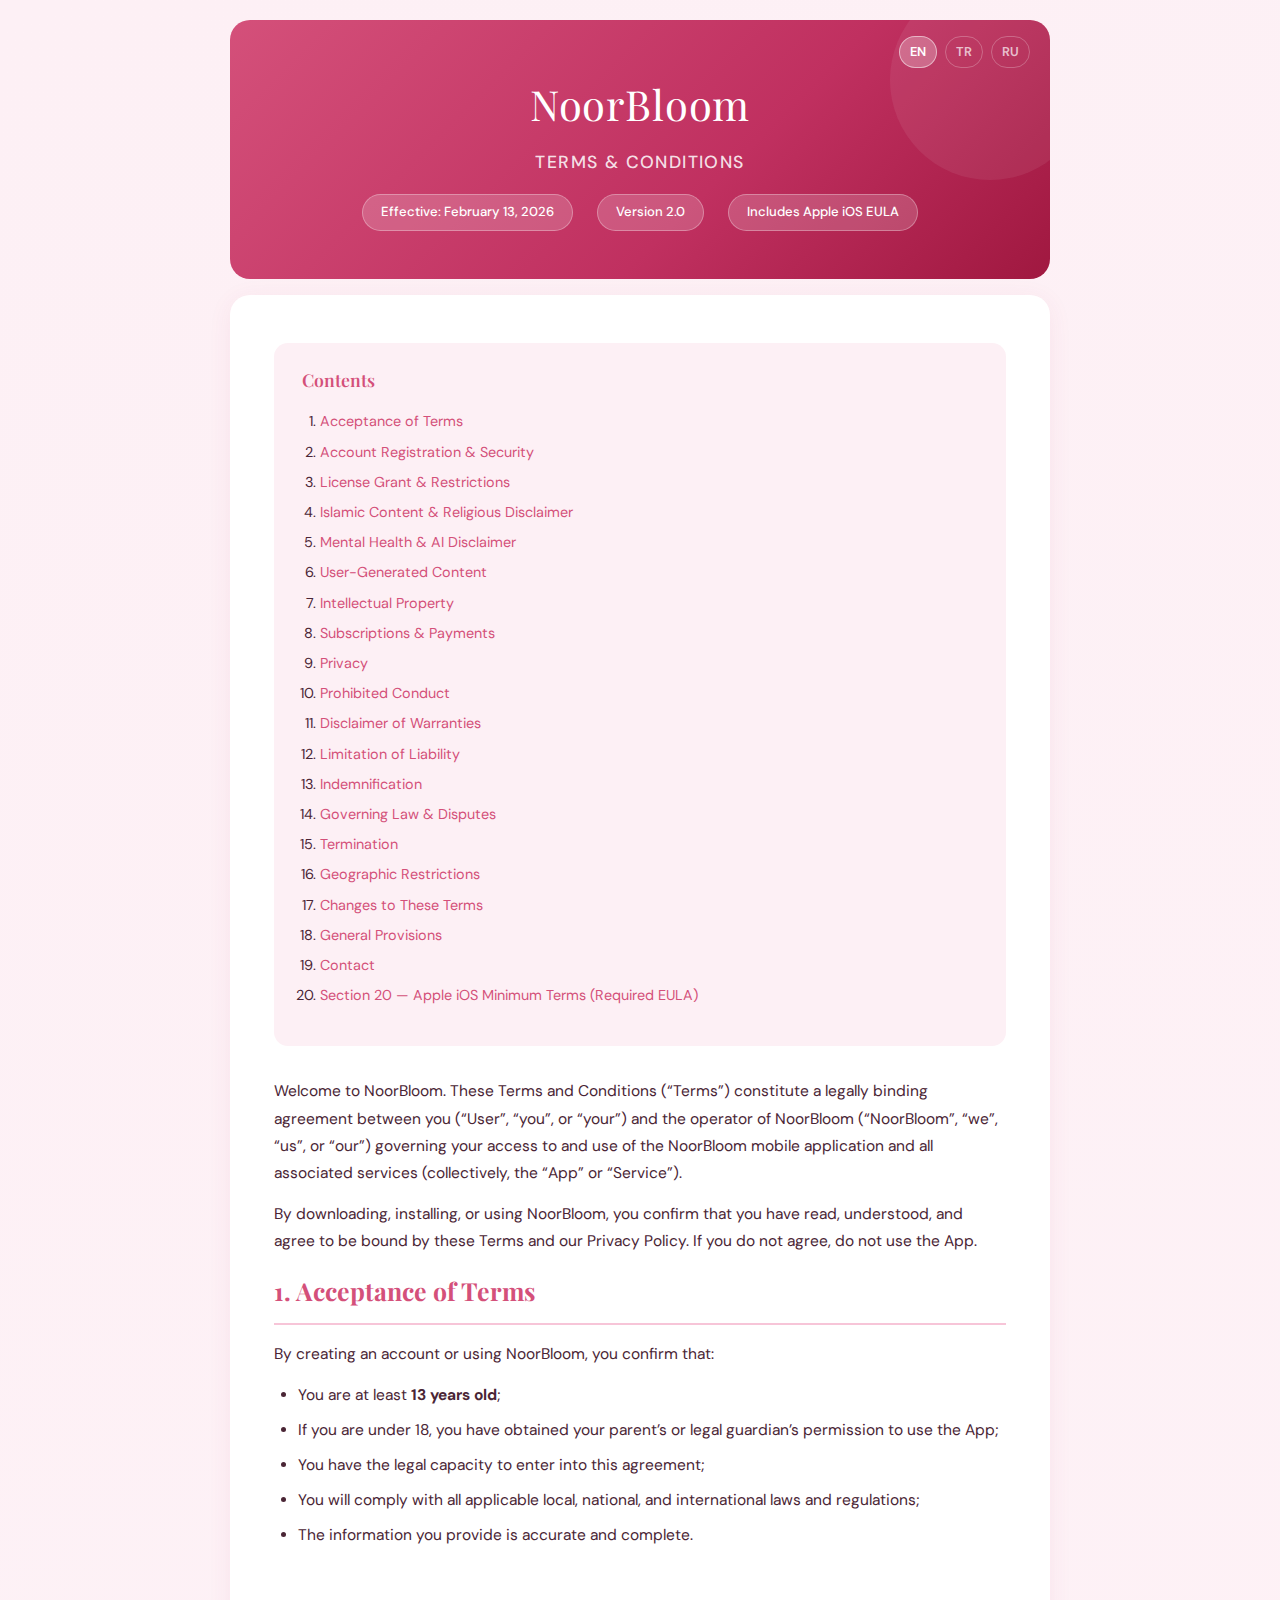
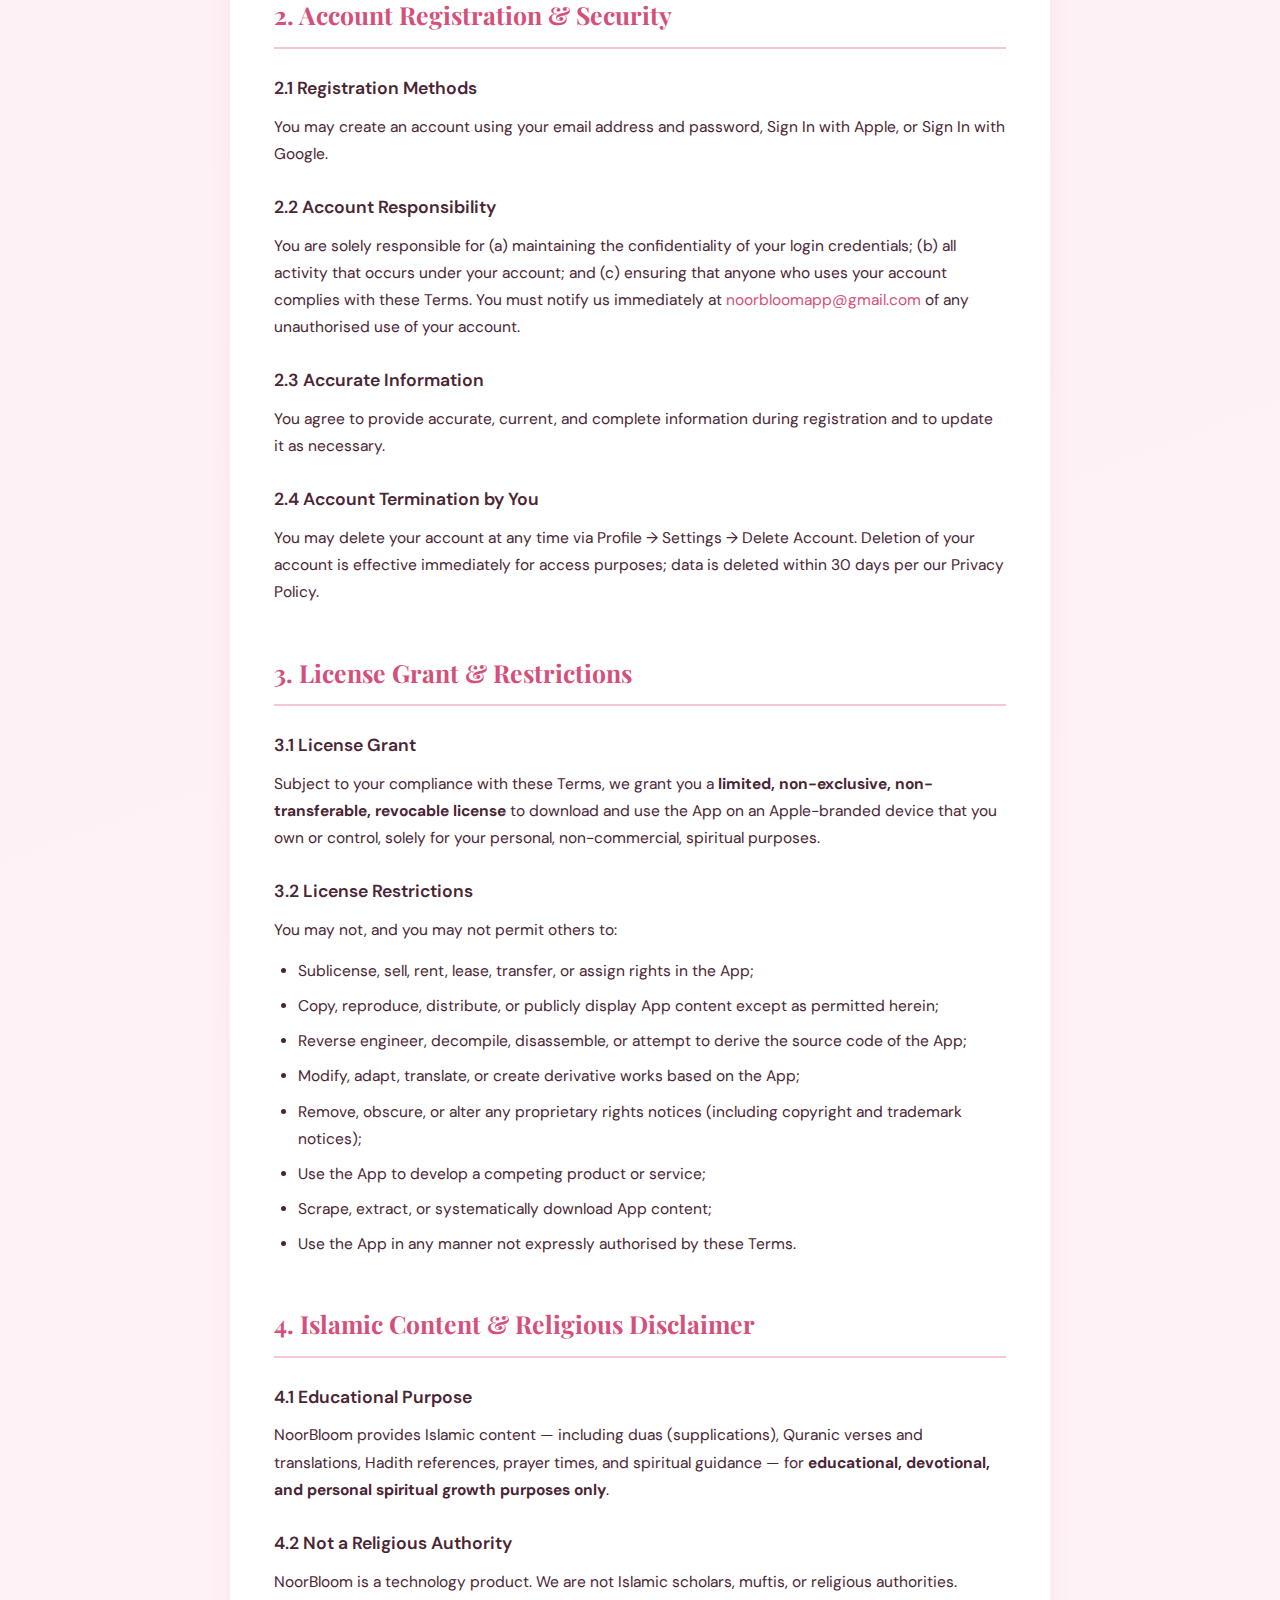
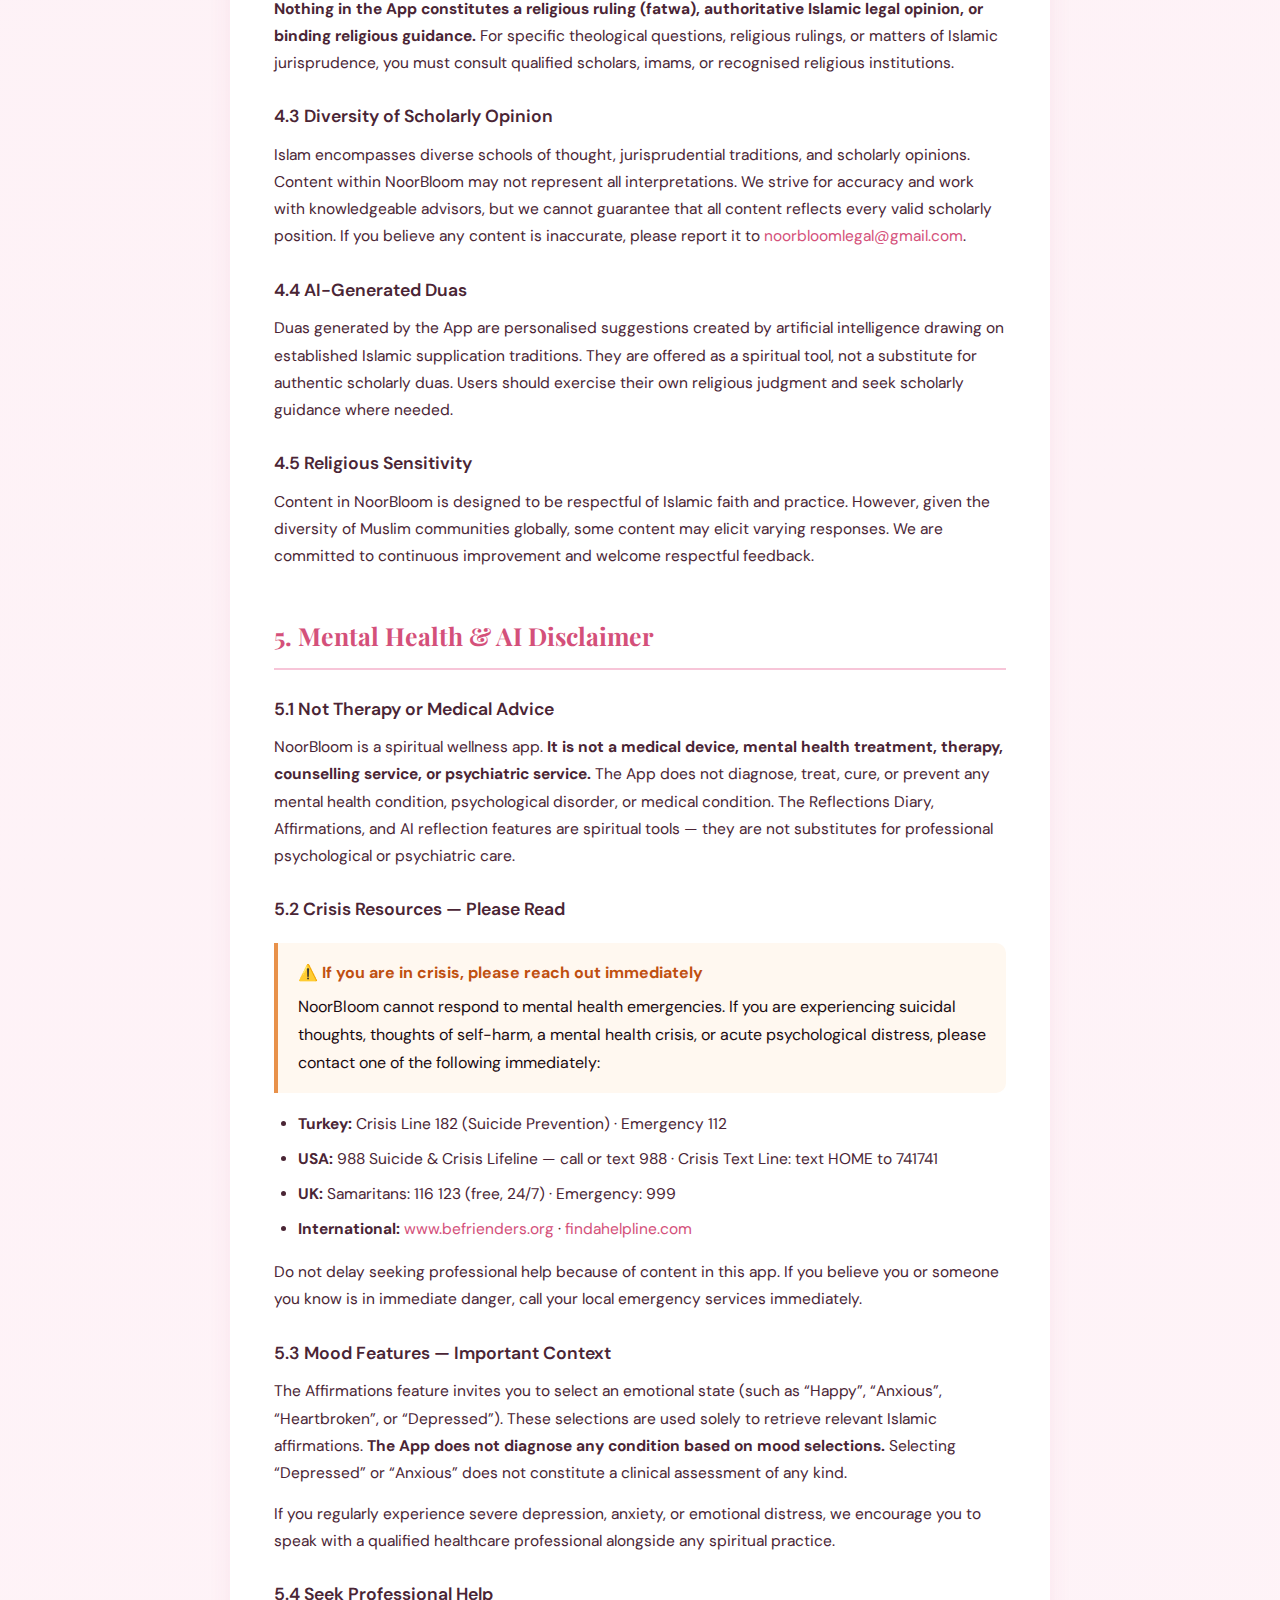
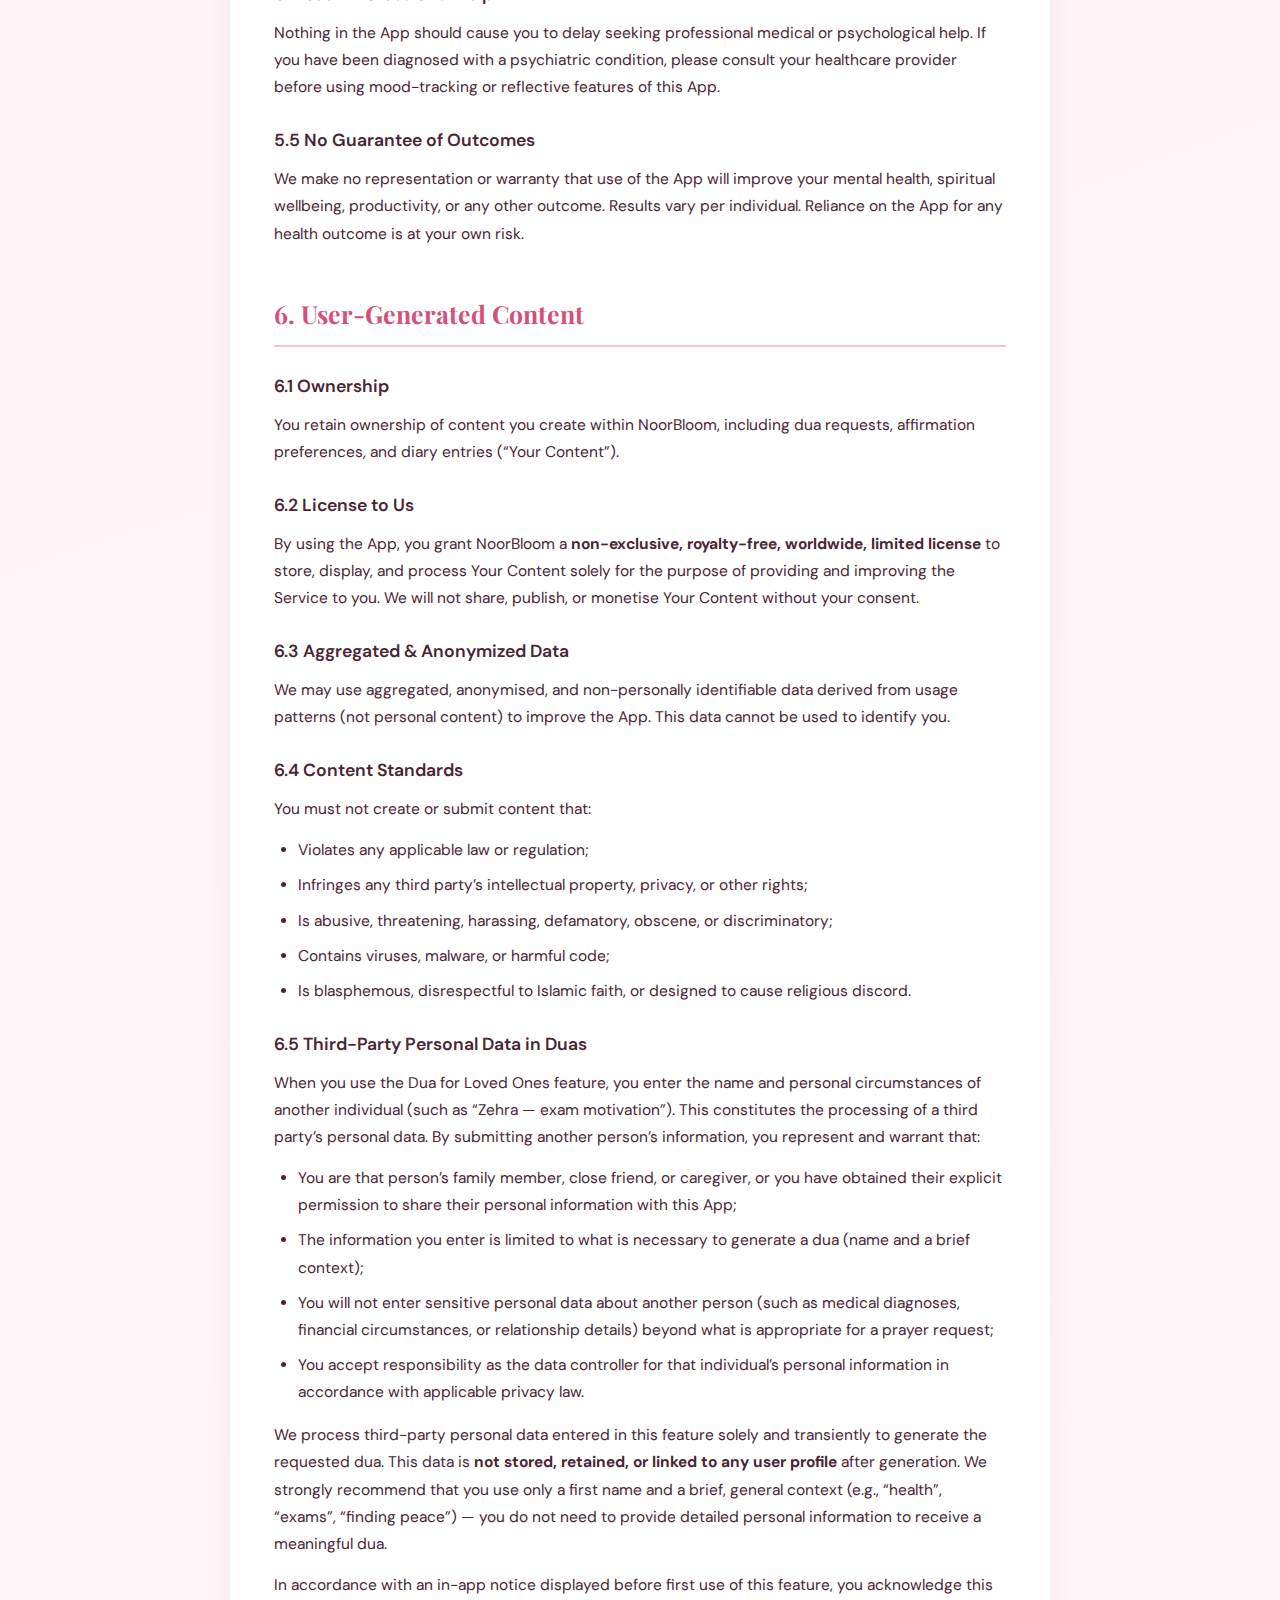
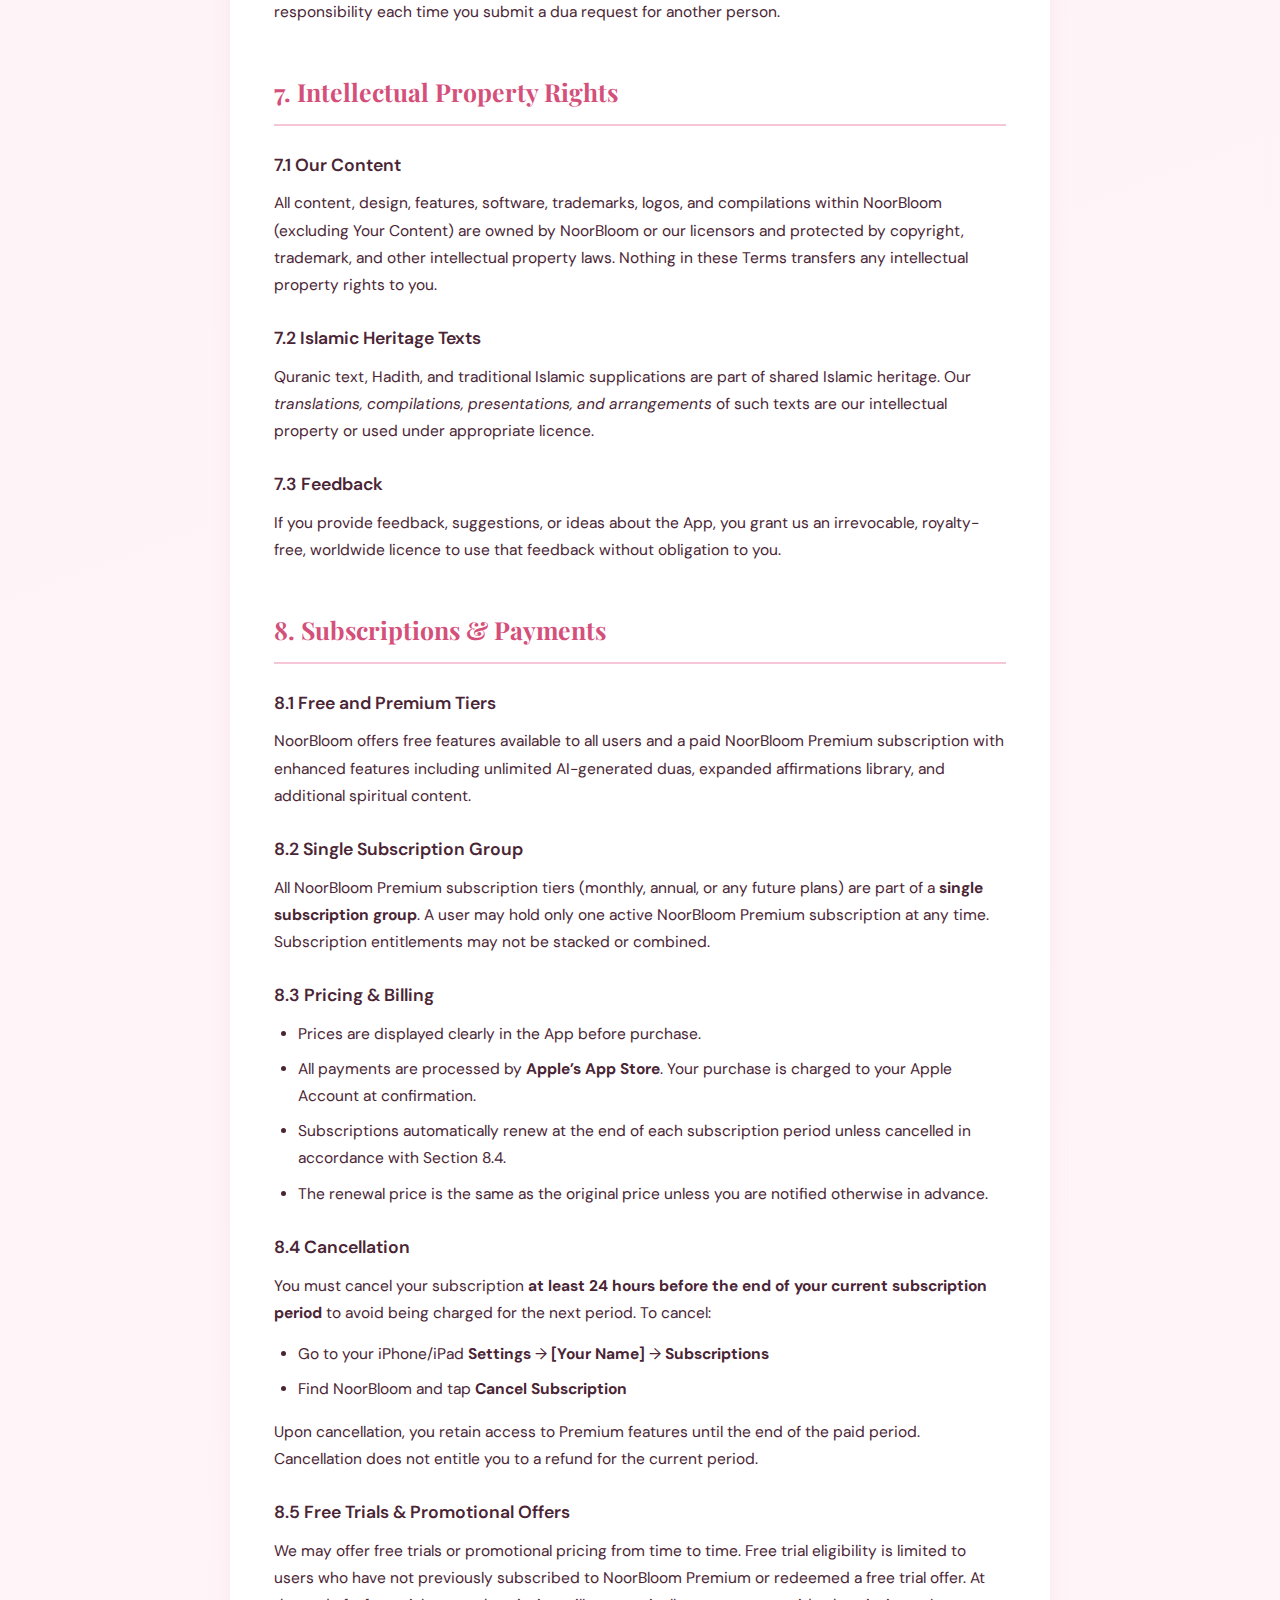
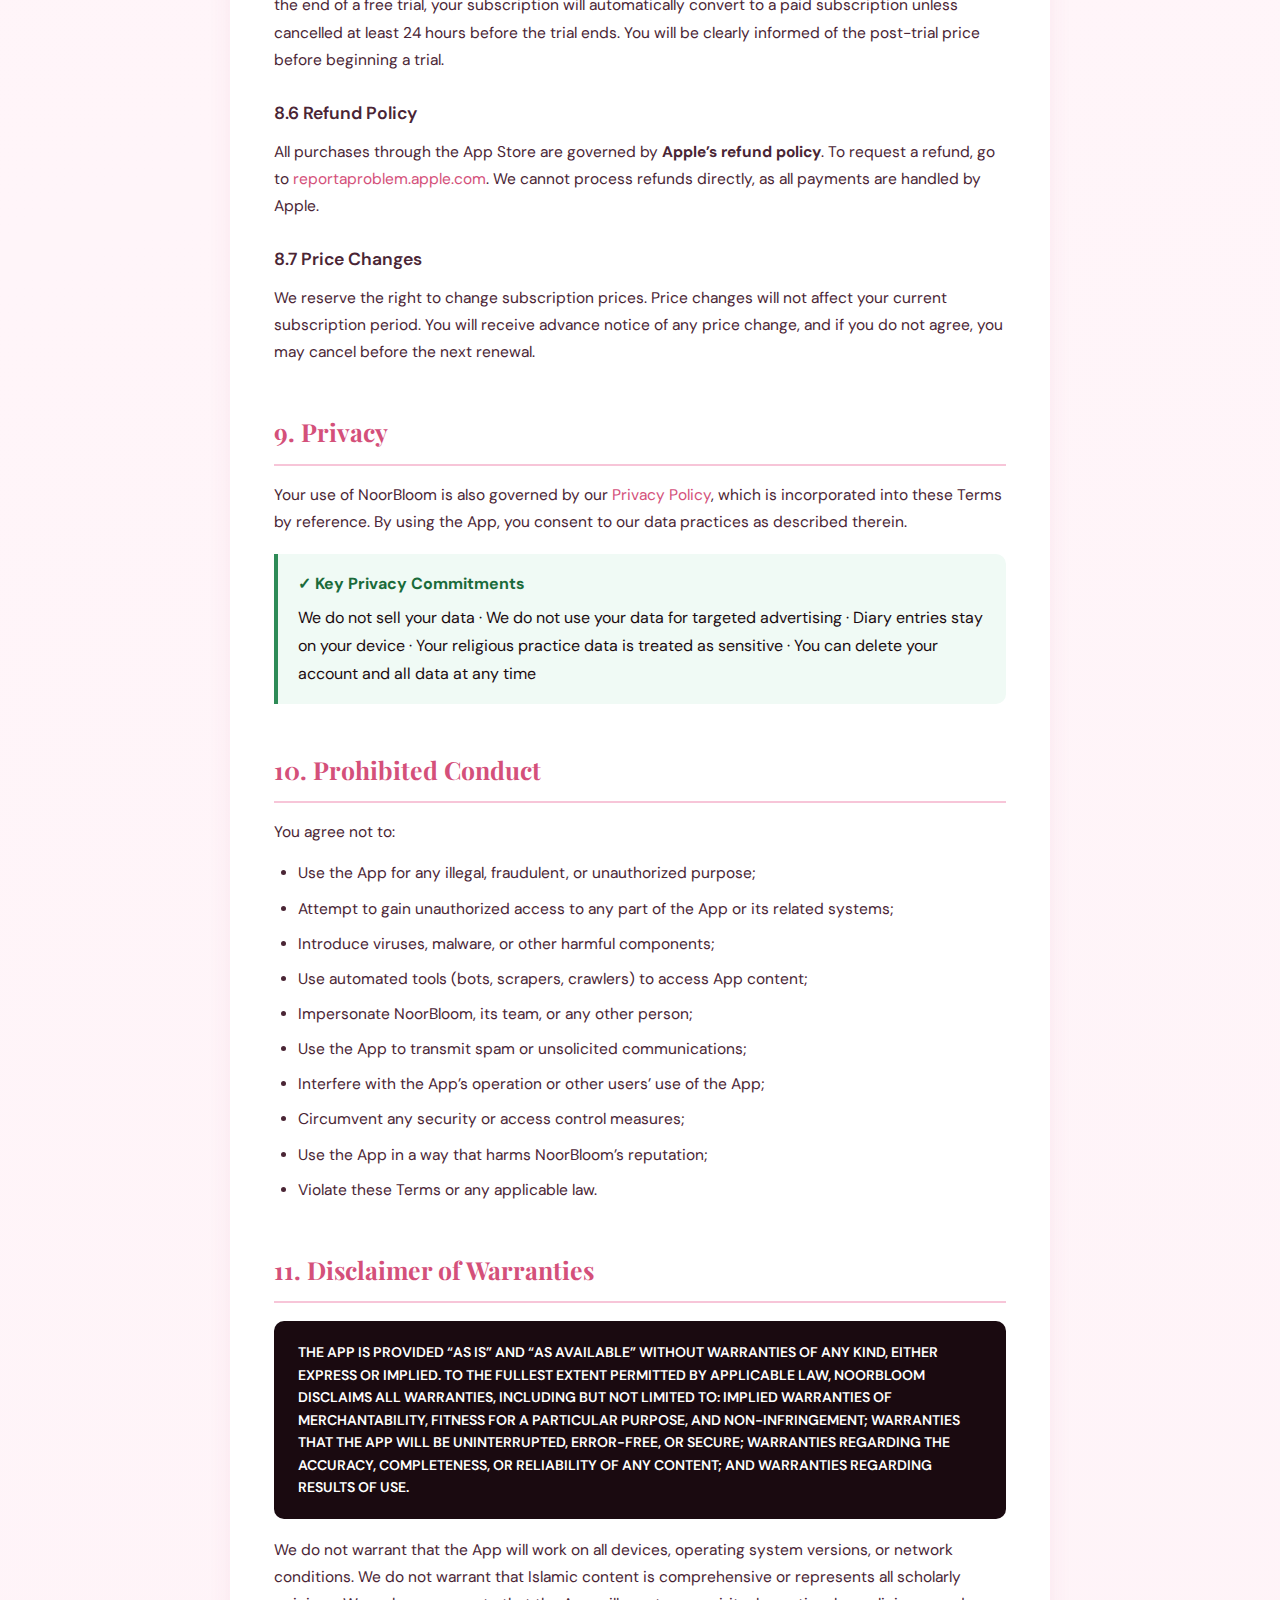
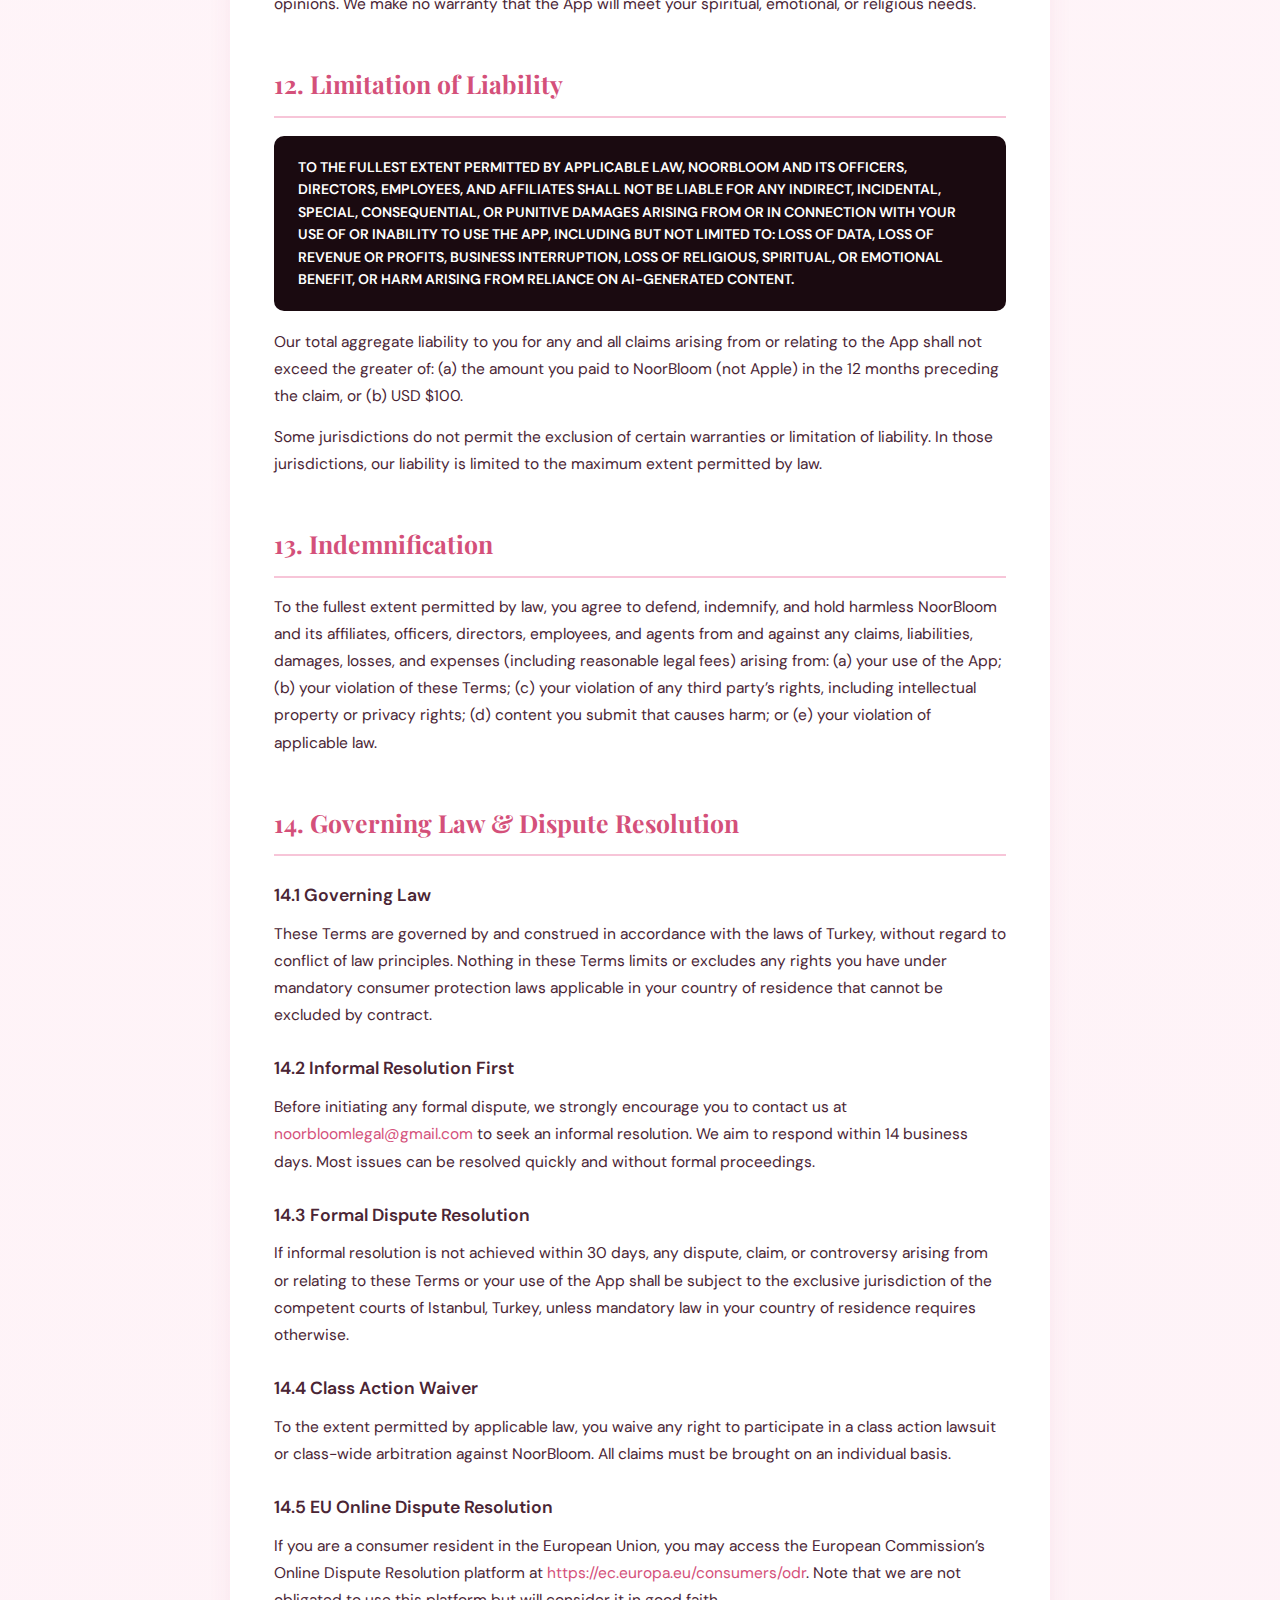
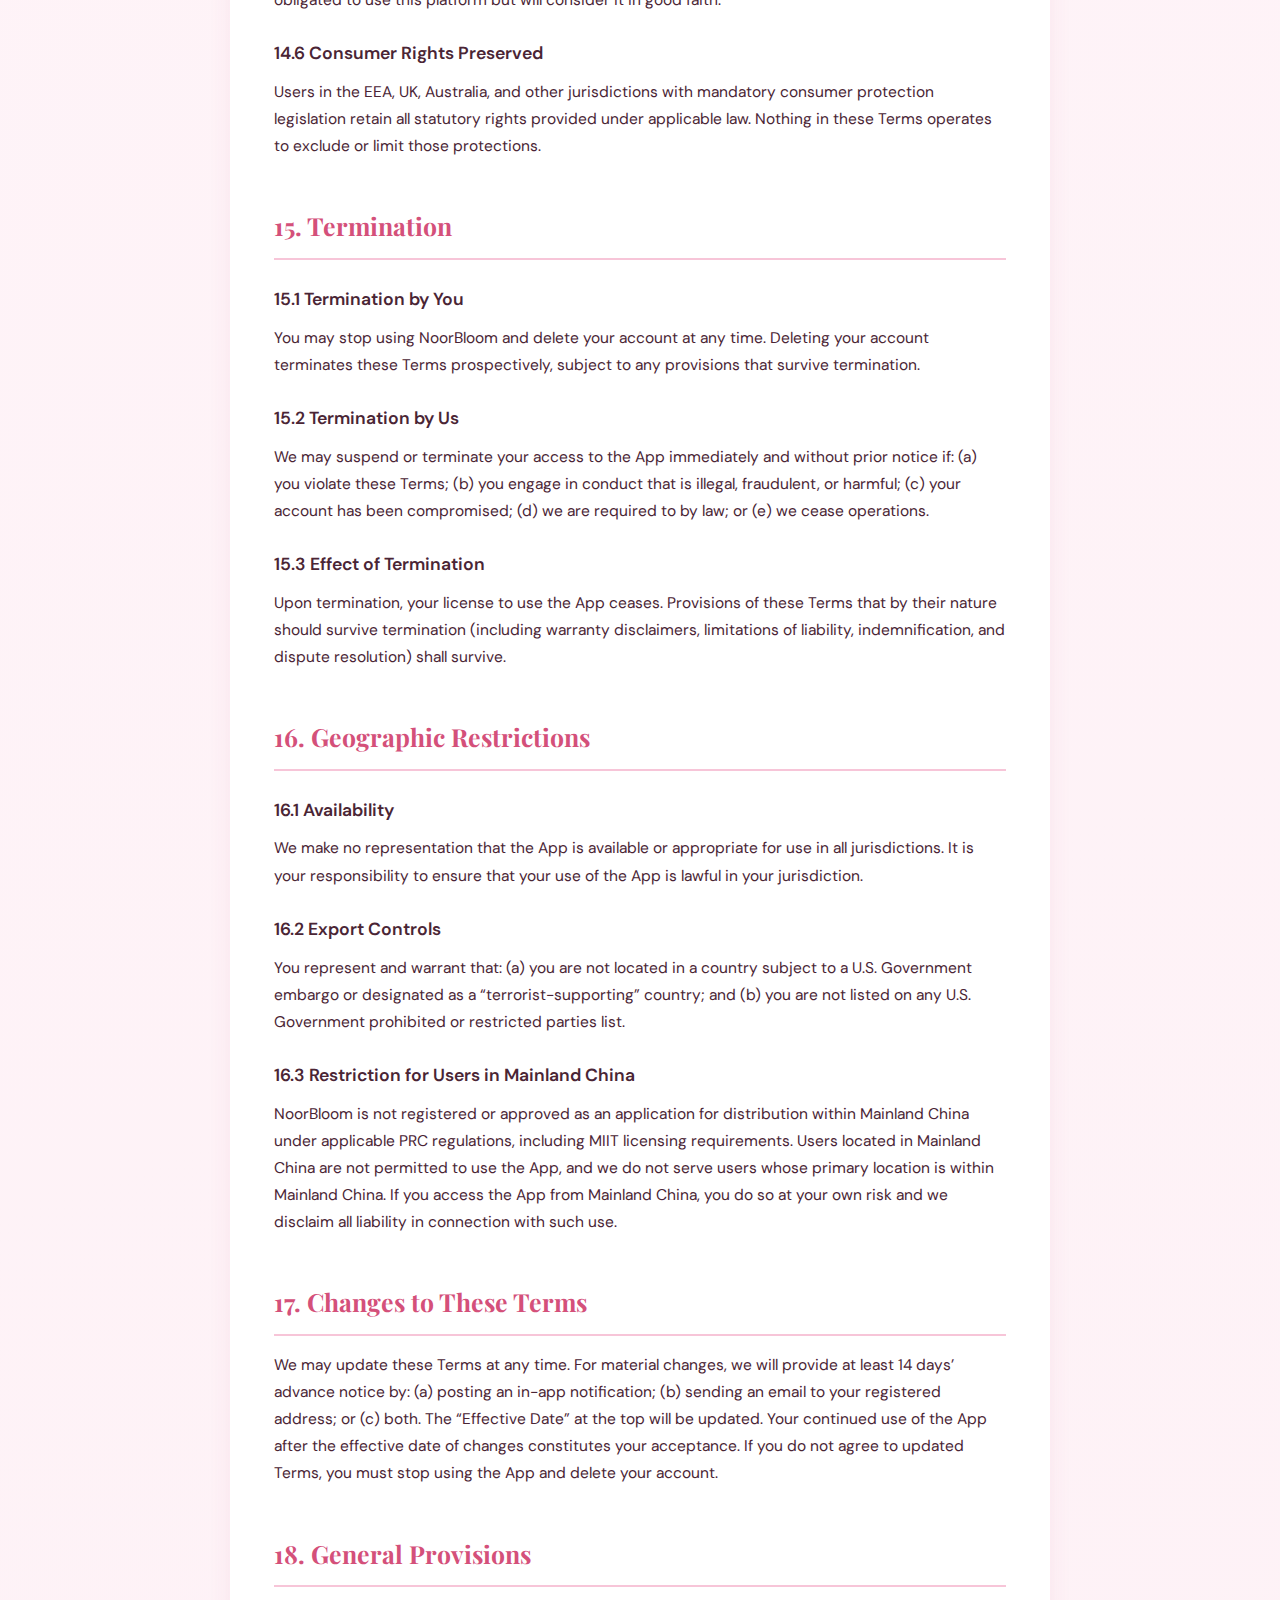
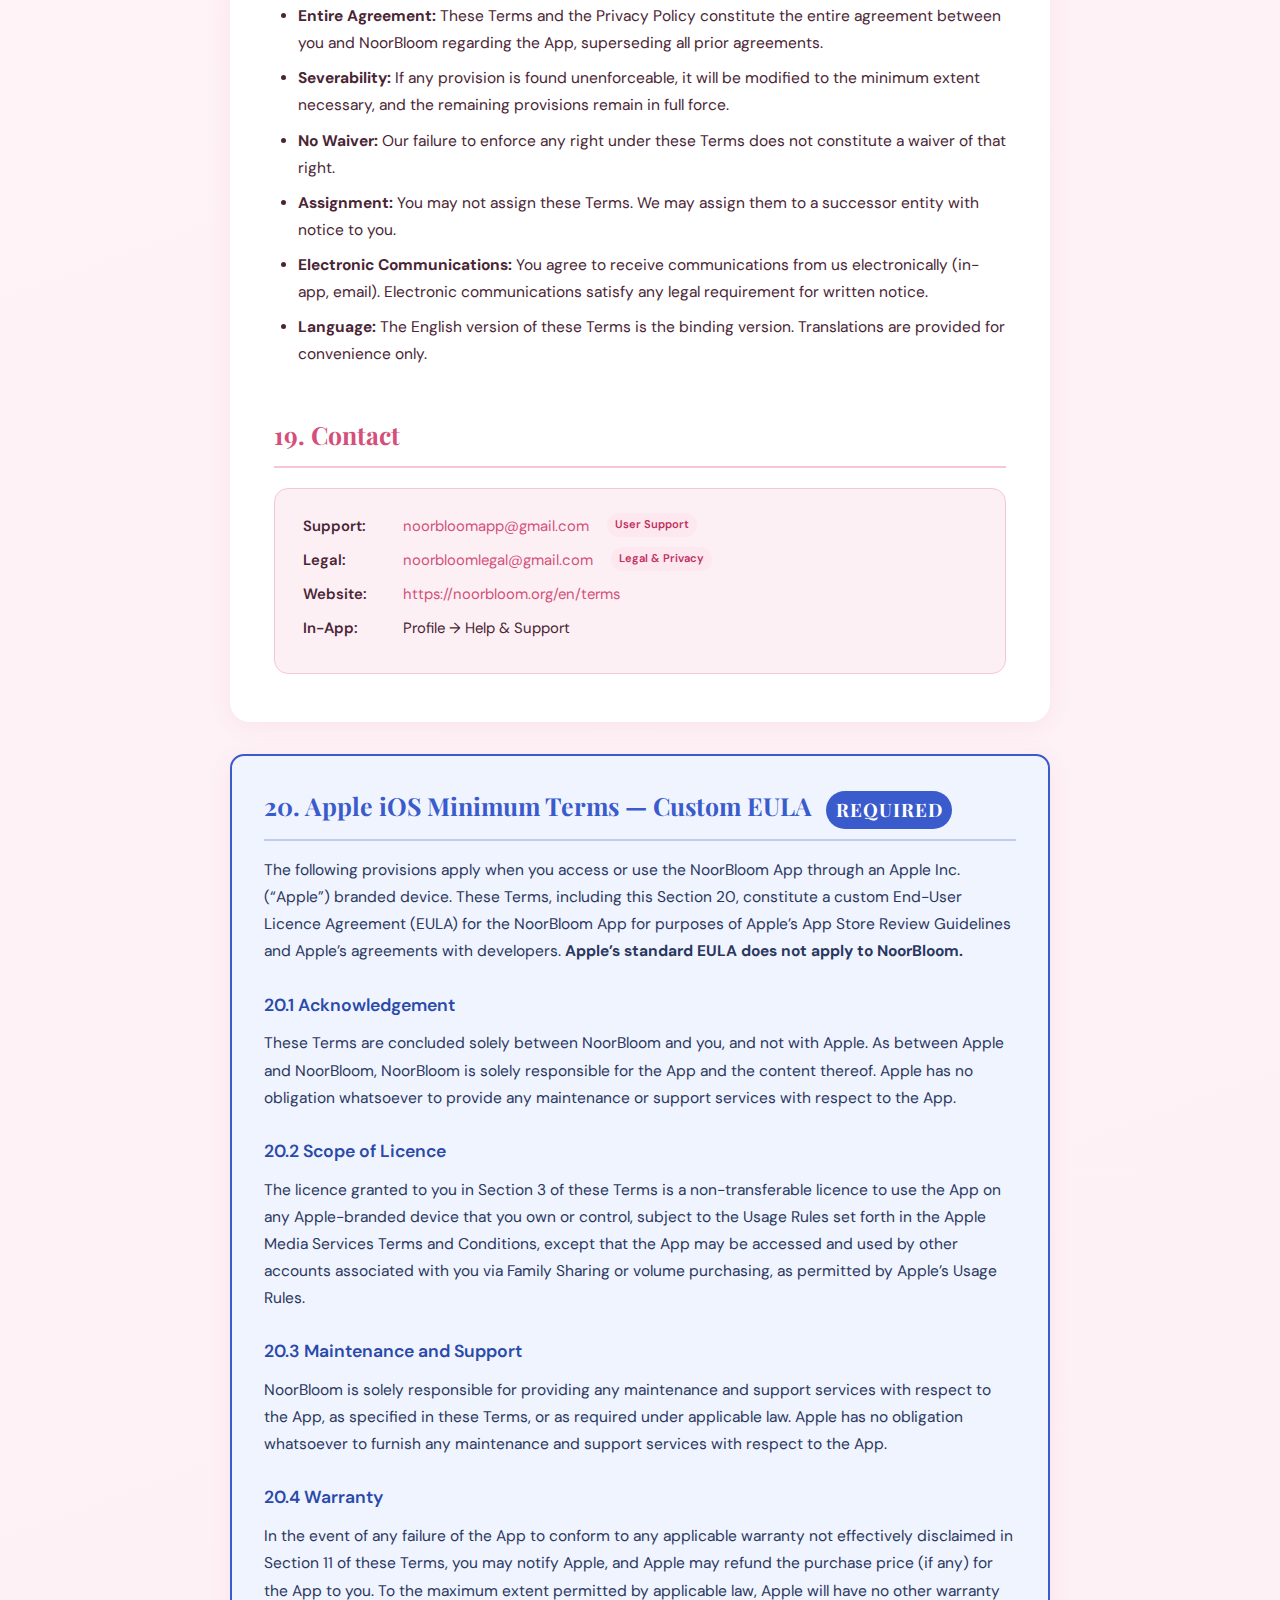
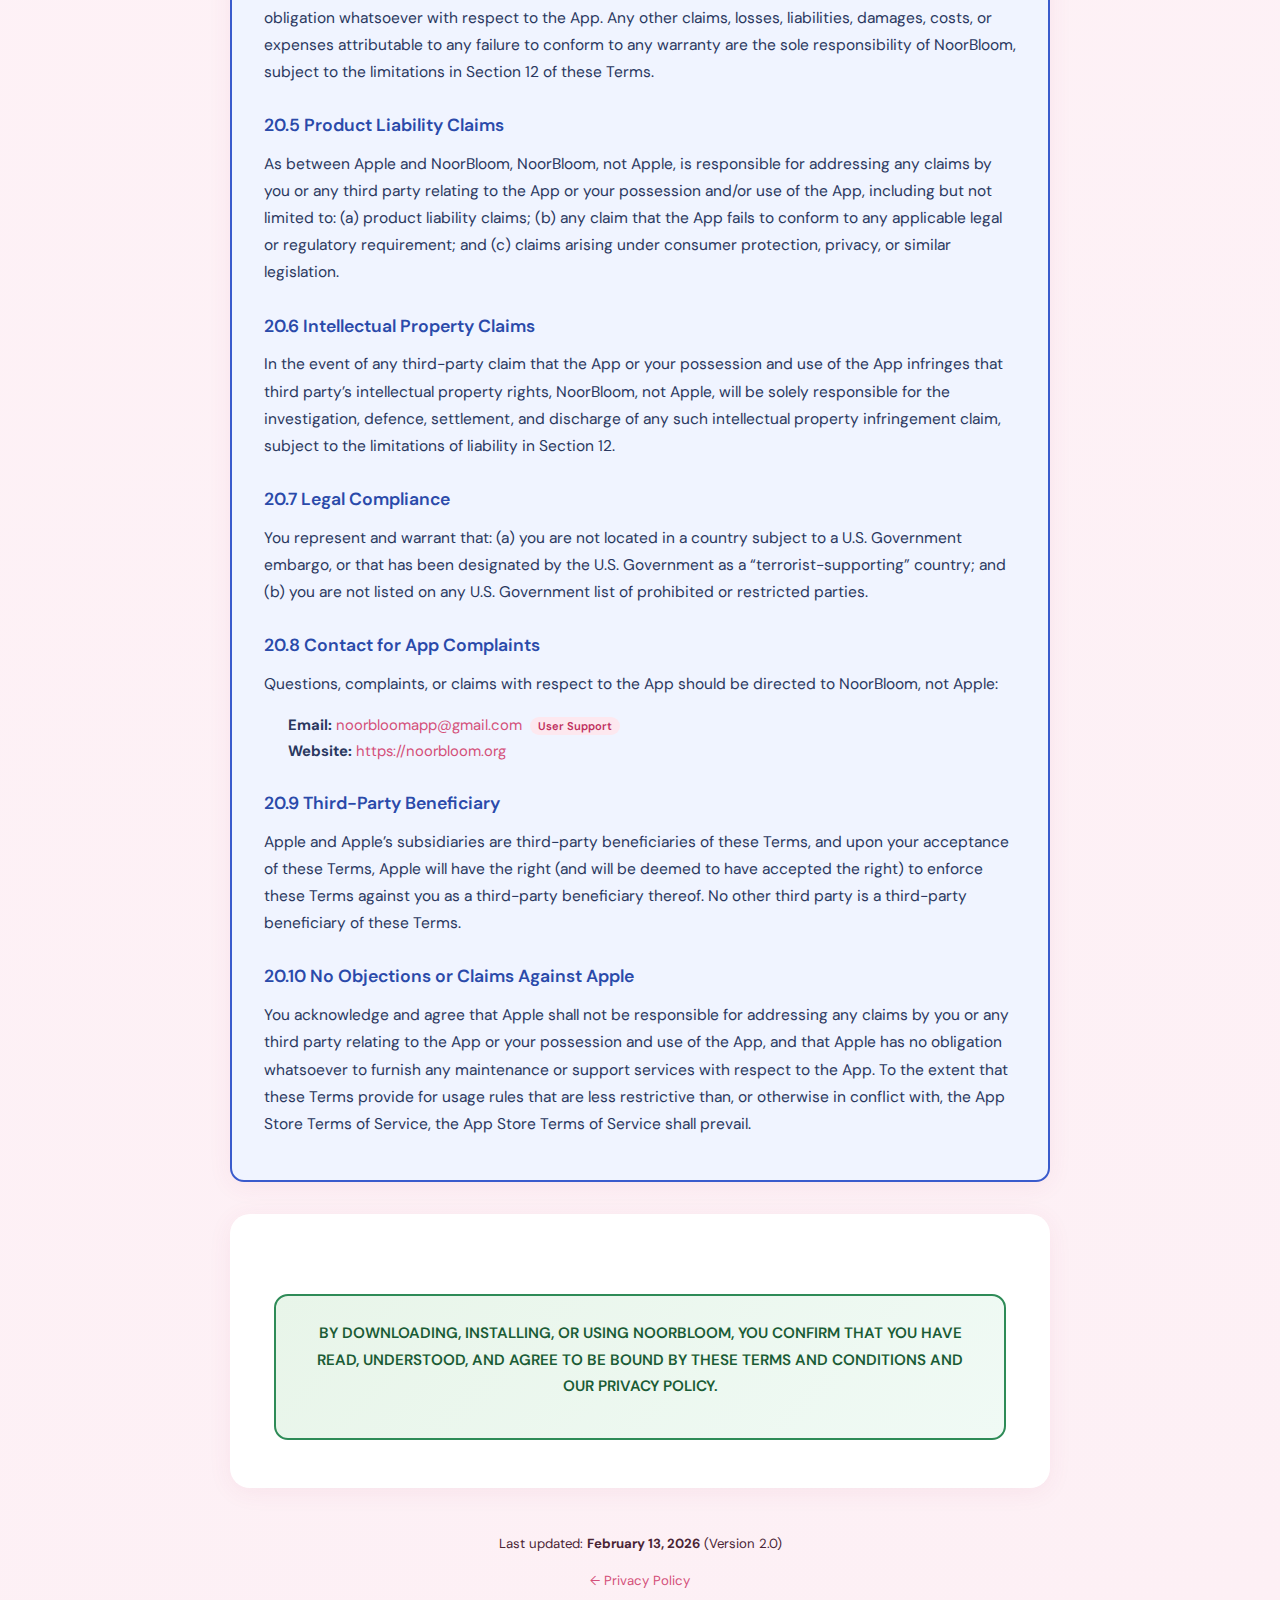
<file: en/terms/index.html>
<!DOCTYPE html>
<html lang="en">
<head>
    <meta charset="UTF-8">
    <meta name="viewport" content="width=device-width, initial-scale=1.0">
    <title>NoorBloom – Terms &amp; Conditions</title>

    <!-- Basic SEO -->
    <meta name="description" content="NoorBloom Terms &amp; Conditions: account registration, subscriptions, content rules, Islamic content disclaimers, Apple iOS EULA, and more. Effective February 13, 2026 – Version 2.0.">
    <meta name="robots" content="index, follow">
    <link rel="canonical" href="https://noorbloom.org/en/terms">

    <!-- Open Graph -->
    <meta property="og:type" content="website">
    <meta property="og:site_name" content="NoorBloom">
    <meta property="og:title" content="NoorBloom – Terms &amp; Conditions">
    <meta property="og:description" content="Read NoorBloom's Terms &amp; Conditions, including account rules, subscriptions, Islamic content disclaimers, and Apple iOS EULA. Version 2.0 – Effective February 13, 2026.">
    <meta property="og:url" content="https://noorbloom.org/en/terms">
    <meta property="og:image" content="https://noorbloom.org/assets/noorbloom-og-terms.png">
    <meta property="og:image:width" content="1200">
    <meta property="og:image:height" content="630">
    <meta property="og:locale" content="en_US">
    <meta property="og:locale:alternate" content="tr_TR">
    <meta property="og:locale:alternate" content="ru_RU">

    <!-- Twitter Card -->
    <meta name="twitter:card" content="summary_large_image">
    <meta name="twitter:title" content="NoorBloom – Terms &amp; Conditions">
    <meta name="twitter:description" content="Read NoorBloom's Terms &amp; Conditions, including account rules, subscriptions, Islamic content disclaimers, and Apple iOS EULA.">
    <meta name="twitter:image" content="https://noorbloom.org/assets/noorbloom-og-terms.png">

    <!-- Hreflang -->
    <link rel="alternate" hreflang="en" href="https://noorbloom.org/en/terms">
    <link rel="alternate" hreflang="tr" href="https://noorbloom.org/tr/terms">
    <link rel="alternate" hreflang="ru" href="https://noorbloom.org/ru/terms">
    <link rel="alternate" hreflang="x-default" href="https://noorbloom.org/en/terms">

    <!-- Fonts & Styles -->
    <link rel="stylesheet" href="/css/language-switcher.css">
    <link href="https://fonts.googleapis.com/css2?family=Playfair+Display:wght@400;600;700&family=DM+Sans:wght@300;400;500;600&display=swap" rel="stylesheet">
    <style>
        :root {
            --rose: #d4507a;
            --rose-light: #f7c5d8;
            --rose-pale: #fdf0f5;
            --rose-soft: #fae4ed;
            --text-dark: #1a0a10;
            --text-mid: #4a2535;
            --text-light: #7a5065;
            --border: #f0d0de;
            --alert-bg: #fff8f0;
            --alert-border: #e8914a;
            --commitment-bg: #f0faf5;
            --commitment-border: #2e8b57;
            --apple-bg: #f0f4ff;
            --apple-border: #3a5bcc;
            --caps-bg: #1a0a10;
            --caps-text: #fff;
        }

        * { margin: 0; padding: 0; box-sizing: border-box; }

        body {
            font-family: 'DM Sans', sans-serif;
            background: linear-gradient(160deg, #fdf0f5 0%, #fff5f9 50%, #fdf0f5 100%);
            color: var(--text-dark);
            line-height: 1.75;
            padding: 20px;
        }

        .page-wrapper {
            max-width: 820px;
            margin: 0 auto;
        }

        .doc-header {
            background: linear-gradient(135deg, #d4507a 0%, #c03060 60%, #a01840 100%);
            border-radius: 20px;
            padding: 48px 40px;
            margin-bottom: 16px;
            text-align: center;
            position: relative;
            overflow: hidden;
        }
        .doc-header::before {
            content: '';
            position: absolute;
            top: -40px; right: -40px;
            width: 200px; height: 200px;
            border-radius: 50%;
            background: rgba(255,255,255,0.07);
        }
        .app-name {
            font-family: 'Playfair Display', serif;
            font-size: 2.6em;
            color: #fff;
            letter-spacing: 0.02em;
            margin-bottom: 6px;
        }
        .doc-title {
            font-size: 1.1em;
            color: rgba(255,255,255,0.85);
            font-weight: 500;
            letter-spacing: 0.08em;
            text-transform: uppercase;
            margin-bottom: 16px;
        }
        .meta-row {
            display: flex;
            justify-content: center;
            gap: 24px;
            flex-wrap: wrap;
        }
        .meta-badge {
            background: rgba(255,255,255,0.18);
            border: 1px solid rgba(255,255,255,0.3);
            border-radius: 30px;
            padding: 6px 18px;
            font-size: 0.82em;
            color: #fff;
            font-weight: 500;
        }

        /* Language switcher in header */
        .header-lang-switcher {
            position: absolute;
            top: 16px;
            right: 20px;
            display: flex;
            gap: 8px;
            z-index: 10;
        }
        .header-lang-switcher a {
            color: rgba(255,255,255,0.7);
            text-decoration: none;
            font-size: 0.8em;
            font-weight: 600;
            padding: 4px 10px;
            border-radius: 20px;
            border: 1px solid rgba(255,255,255,0.25);
            transition: all 0.2s;
        }
        .header-lang-switcher a:hover {
            background: rgba(255,255,255,0.15);
            color: #fff;
        }
        .header-lang-switcher a.active {
            background: rgba(255,255,255,0.25);
            color: #fff;
            border-color: rgba(255,255,255,0.5);
        }

        .content-card {
            background: #fff;
            border-radius: 20px;
            padding: 48px 44px;
            box-shadow: 0 4px 24px rgba(180,60,100,0.07);
            margin-bottom: 16px;
        }

        h2 {
            font-family: 'Playfair Display', serif;
            font-size: 1.55em;
            color: var(--rose);
            margin-top: 44px;
            margin-bottom: 16px;
            padding-bottom: 10px;
            border-bottom: 2px solid var(--rose-light);
        }
        h2:first-of-type { margin-top: 0; }

        h3 {
            font-family: 'DM Sans', sans-serif;
            font-size: 1.1em;
            font-weight: 600;
            color: var(--text-mid);
            margin-top: 24px;
            margin-bottom: 10px;
        }

        p {
            color: var(--text-mid);
            margin-bottom: 14px;
            font-size: 0.97em;
        }

        ul, ol {
            margin-left: 24px;
            margin-bottom: 16px;
        }
        li {
            color: var(--text-mid);
            margin-bottom: 8px;
            font-size: 0.97em;
        }

        a { color: var(--rose); text-decoration: none; }
        a:hover { text-decoration: underline; }

        .alert-box {
            background: var(--alert-bg);
            border-left: 4px solid var(--alert-border);
            border-radius: 0 10px 10px 0;
            padding: 16px 20px;
            margin: 18px 0;
        }
        .alert-box strong { color: #c05010; display: block; margin-bottom: 6px; }

        .commitment-box {
            background: var(--commitment-bg);
            border-left: 4px solid var(--commitment-border);
            border-radius: 0 10px 10px 0;
            padding: 16px 20px;
            margin: 18px 0;
        }
        .commitment-box strong { color: #1a6b3a; display: block; margin-bottom: 6px; }

        .apple-section {
            background: var(--apple-bg);
            border: 2px solid var(--apple-border);
            border-radius: 14px;
            padding: 28px 32px;
            margin: 32px 0;
        }
        .apple-section h2 {
            color: var(--apple-border);
            border-bottom-color: #c0ccee;
            margin-top: 0;
        }
        .apple-section h3 { color: #2a4aaa; }
        .apple-section p, .apple-section li { color: #2a3860; }
        .apple-badge {
            display: inline-block;
            background: #3a5bcc;
            color: #fff;
            font-size: 0.75em;
            font-weight: 700;
            padding: 3px 10px;
            border-radius: 20px;
            margin-left: 8px;
            vertical-align: middle;
            letter-spacing: 0.05em;
        }

        .caps-block {
            background: var(--caps-bg);
            color: var(--caps-text);
            border-radius: 10px;
            padding: 20px 24px;
            margin: 18px 0;
            font-size: 0.88em;
            font-weight: 600;
            line-height: 1.6;
        }

        .acceptance-box {
            background: linear-gradient(135deg, #e8f5e9, #f0faf5);
            border: 2px solid #2e8b57;
            border-radius: 14px;
            padding: 24px 28px;
            text-align: center;
            margin-top: 32px;
        }
        .acceptance-box p {
            font-weight: 600;
            color: #1a5c35;
            font-size: 0.95em;
        }

        .contact-box {
            background: var(--rose-pale);
            border: 1px solid var(--rose-light);
            border-radius: 14px;
            padding: 24px 28px;
            margin-top: 20px;
        }
        .contact-row {
            display: flex;
            align-items: flex-start;
            gap: 10px;
            margin-bottom: 8px;
            font-size: 0.93em;
            color: var(--text-mid);
        }
        .contact-label { font-weight: 600; min-width: 90px; }

        .toc {
            background: var(--rose-pale);
            border-radius: 14px;
            padding: 22px 28px;
            margin-bottom: 32px;
        }
        .toc h3 { color: var(--rose); margin-top: 0; margin-bottom: 14px; font-family: 'Playfair Display', serif; }
        .toc ol { margin-left: 18px; }
        .toc li { margin-bottom: 5px; font-size: 0.9em; }

        .doc-footer {
            text-align: center;
            padding: 28px;
            color: var(--text-light);
            font-size: 0.85em;
        }
        .doc-footer a { color: var(--rose); }

        @media (max-width: 640px) {
            .content-card { padding: 28px 20px; }
            .doc-header { padding: 36px 24px; }
            .app-name { font-size: 2em; }
            .apple-section { padding: 22px 18px; }
            .header-lang-switcher { top: 10px; right: 12px; }
        }
    </style>
</head>
<body>
<div class="page-wrapper">

    <div class="doc-header">
        <nav class="header-lang-switcher" aria-label="Language">
            <a href="/en/terms" class="active" lang="en">EN</a>
            <a href="/tr/terms" lang="tr">TR</a>
            <a href="/ru/terms" lang="ru">RU</a>
        </nav>
        <div class="app-name">NoorBloom</div>
        <div class="doc-title">Terms &amp; Conditions</div>
        <div class="meta-row">
            <span class="meta-badge">Effective: February 13, 2026</span>
            <span class="meta-badge">Version 2.0</span>
            <span class="meta-badge">Includes Apple iOS EULA</span>
        </div>
    </div>

    <div class="content-card">

        <div class="toc">
            <h3>Contents</h3>
            <ol>
                <li><a href="#acceptance">Acceptance of Terms</a></li>
                <li><a href="#account">Account Registration &amp; Security</a></li>
                <li><a href="#license">License Grant &amp; Restrictions</a></li>
                <li><a href="#islamic">Islamic Content &amp; Religious Disclaimer</a></li>
                <li><a href="#mental">Mental Health &amp; AI Disclaimer</a></li>
                <li><a href="#ugc">User-Generated Content</a></li>
                <li><a href="#ip">Intellectual Property</a></li>
                <li><a href="#subscriptions">Subscriptions &amp; Payments</a></li>
                <li><a href="#privacy">Privacy</a></li>
                <li><a href="#prohibited">Prohibited Conduct</a></li>
                <li><a href="#warranty">Disclaimer of Warranties</a></li>
                <li><a href="#liability">Limitation of Liability</a></li>
                <li><a href="#indemnity">Indemnification</a></li>
                <li><a href="#governing">Governing Law &amp; Disputes</a></li>
                <li><a href="#termination">Termination</a></li>
                <li><a href="#geo">Geographic Restrictions</a></li>
                <li><a href="#changes">Changes to These Terms</a></li>
                <li><a href="#general">General Provisions</a></li>
                <li><a href="#contact-terms">Contact</a></li>
                <li><a href="#apple-eula">Section 20 — Apple iOS Minimum Terms (Required EULA)</a></li>
            </ol>
        </div>

        <p>Welcome to NoorBloom. These Terms and Conditions (&ldquo;Terms&rdquo;) constitute a legally binding agreement between you (&ldquo;User&rdquo;, &ldquo;you&rdquo;, or &ldquo;your&rdquo;) and the operator of NoorBloom (&ldquo;NoorBloom&rdquo;, &ldquo;we&rdquo;, &ldquo;us&rdquo;, or &ldquo;our&rdquo;) governing your access to and use of the NoorBloom mobile application and all associated services (collectively, the &ldquo;App&rdquo; or &ldquo;Service&rdquo;).</p>

        <p>By downloading, installing, or using NoorBloom, you confirm that you have read, understood, and agree to be bound by these Terms and our Privacy Policy. If you do not agree, do not use the App.</p>

        <!-- SECTION 1 -->
        <h2 id="acceptance">1. Acceptance of Terms</h2>
        <p>By creating an account or using NoorBloom, you confirm that:</p>
        <ul>
            <li>You are at least <strong>13 years old</strong>;</li>
            <li>If you are under 18, you have obtained your parent&#8217;s or legal guardian&#8217;s permission to use the App;</li>
            <li>You have the legal capacity to enter into this agreement;</li>
            <li>You will comply with all applicable local, national, and international laws and regulations;</li>
            <li>The information you provide is accurate and complete.</li>
        </ul>

        <!-- SECTION 2 -->
        <h2 id="account">2. Account Registration &amp; Security</h2>

        <h3>2.1 Registration Methods</h3>
        <p>You may create an account using your email address and password, Sign In with Apple, or Sign In with Google.</p>

        <h3>2.2 Account Responsibility</h3>
        <p>You are solely responsible for (a) maintaining the confidentiality of your login credentials; (b) all activity that occurs under your account; and (c) ensuring that anyone who uses your account complies with these Terms. You must notify us immediately at <a href="mailto:noorbloomapp@gmail.com">noorbloomapp@gmail.com</a> of any unauthorised use of your account.</p>

        <h3>2.3 Accurate Information</h3>
        <p>You agree to provide accurate, current, and complete information during registration and to update it as necessary.</p>

        <h3>2.4 Account Termination by You</h3>
        <p>You may delete your account at any time via Profile &#8594; Settings &#8594; Delete Account. Deletion of your account is effective immediately for access purposes; data is deleted within 30 days per our Privacy Policy.</p>

        <!-- SECTION 3 -->
        <h2 id="license">3. License Grant &amp; Restrictions</h2>

        <h3>3.1 License Grant</h3>
        <p>Subject to your compliance with these Terms, we grant you a <strong>limited, non-exclusive, non-transferable, revocable license</strong> to download and use the App on an Apple-branded device that you own or control, solely for your personal, non-commercial, spiritual purposes.</p>

        <h3>3.2 License Restrictions</h3>
        <p>You may not, and you may not permit others to:</p>
        <ul>
            <li>Sublicense, sell, rent, lease, transfer, or assign rights in the App;</li>
            <li>Copy, reproduce, distribute, or publicly display App content except as permitted herein;</li>
            <li>Reverse engineer, decompile, disassemble, or attempt to derive the source code of the App;</li>
            <li>Modify, adapt, translate, or create derivative works based on the App;</li>
            <li>Remove, obscure, or alter any proprietary rights notices (including copyright and trademark notices);</li>
            <li>Use the App to develop a competing product or service;</li>
            <li>Scrape, extract, or systematically download App content;</li>
            <li>Use the App in any manner not expressly authorised by these Terms.</li>
        </ul>

        <!-- SECTION 4 -->
        <h2 id="islamic">4. Islamic Content &amp; Religious Disclaimer</h2>

        <h3>4.1 Educational Purpose</h3>
        <p>NoorBloom provides Islamic content &#8212; including duas (supplications), Quranic verses and translations, Hadith references, prayer times, and spiritual guidance &#8212; for <strong>educational, devotional, and personal spiritual growth purposes only</strong>.</p>

        <h3>4.2 Not a Religious Authority</h3>
        <p>NoorBloom is a technology product. We are not Islamic scholars, muftis, or religious authorities. <strong>Nothing in the App constitutes a religious ruling (fatwa), authoritative Islamic legal opinion, or binding religious guidance.</strong> For specific theological questions, religious rulings, or matters of Islamic jurisprudence, you must consult qualified scholars, imams, or recognised religious institutions.</p>

        <h3>4.3 Diversity of Scholarly Opinion</h3>
        <p>Islam encompasses diverse schools of thought, jurisprudential traditions, and scholarly opinions. Content within NoorBloom may not represent all interpretations. We strive for accuracy and work with knowledgeable advisors, but we cannot guarantee that all content reflects every valid scholarly position. If you believe any content is inaccurate, please report it to <a href="mailto:noorbloomlegal@gmail.com">noorbloomlegal@gmail.com</a>.</p>

        <h3>4.4 AI-Generated Duas</h3>
        <p>Duas generated by the App are personalised suggestions created by artificial intelligence drawing on established Islamic supplication traditions. They are offered as a spiritual tool, not a substitute for authentic scholarly duas. Users should exercise their own religious judgment and seek scholarly guidance where needed.</p>

        <h3>4.5 Religious Sensitivity</h3>
        <p>Content in NoorBloom is designed to be respectful of Islamic faith and practice. However, given the diversity of Muslim communities globally, some content may elicit varying responses. We are committed to continuous improvement and welcome respectful feedback.</p>

        <!-- SECTION 5 -->
        <h2 id="mental">5. Mental Health &amp; AI Disclaimer</h2>

        <h3>5.1 Not Therapy or Medical Advice</h3>
        <p>NoorBloom is a spiritual wellness app. <strong>It is not a medical device, mental health treatment, therapy, counselling service, or psychiatric service.</strong> The App does not diagnose, treat, cure, or prevent any mental health condition, psychological disorder, or medical condition. The Reflections Diary, Affirmations, and AI reflection features are spiritual tools &#8212; they are not substitutes for professional psychological or psychiatric care.</p>

        <h3>5.2 Crisis Resources &#8212; Please Read</h3>
        <div class="alert-box">
            <strong>&#9888;&#65039; If you are in crisis, please reach out immediately</strong>
            NoorBloom cannot respond to mental health emergencies. If you are experiencing suicidal thoughts, thoughts of self-harm, a mental health crisis, or acute psychological distress, please contact one of the following immediately:
        </div>
        <ul>
            <li><strong>Turkey:</strong> Crisis Line 182 (Suicide Prevention) &#183; Emergency 112</li>
            <li><strong>USA:</strong> 988 Suicide &amp; Crisis Lifeline &#8212; call or text 988 &#183; Crisis Text Line: text HOME to 741741</li>
            <li><strong>UK:</strong> Samaritans: 116 123 (free, 24/7) &#183; Emergency: 999</li>
            <li><strong>International:</strong> <a href="https://www.befrienders.org" target="_blank" rel="noopener">www.befrienders.org</a> &#183; <a href="https://findahelpline.com" target="_blank" rel="noopener">findahelpline.com</a></li>
        </ul>
        <p>Do not delay seeking professional help because of content in this app. If you believe you or someone you know is in immediate danger, call your local emergency services immediately.</p>

        <h3>5.3 Mood Features &#8212; Important Context</h3>
        <p>The Affirmations feature invites you to select an emotional state (such as &#8220;Happy&#8221;, &#8220;Anxious&#8221;, &#8220;Heartbroken&#8221;, or &#8220;Depressed&#8221;). These selections are used solely to retrieve relevant Islamic affirmations. <strong>The App does not diagnose any condition based on mood selections.</strong> Selecting &#8220;Depressed&#8221; or &#8220;Anxious&#8221; does not constitute a clinical assessment of any kind.</p>
        <p>If you regularly experience severe depression, anxiety, or emotional distress, we encourage you to speak with a qualified healthcare professional alongside any spiritual practice.</p>

        <h3>5.4 Seek Professional Help</h3>
        <p>Nothing in the App should cause you to delay seeking professional medical or psychological help. If you have been diagnosed with a psychiatric condition, please consult your healthcare provider before using mood-tracking or reflective features of this App.</p>

        <h3>5.5 No Guarantee of Outcomes</h3>
        <p>We make no representation or warranty that use of the App will improve your mental health, spiritual wellbeing, productivity, or any other outcome. Results vary per individual. Reliance on the App for any health outcome is at your own risk.</p>

        <!-- SECTION 6 -->
        <h2 id="ugc">6. User-Generated Content</h2>

        <h3>6.1 Ownership</h3>
        <p>You retain ownership of content you create within NoorBloom, including dua requests, affirmation preferences, and diary entries (&#8220;Your Content&#8221;).</p>

        <h3>6.2 License to Us</h3>
        <p>By using the App, you grant NoorBloom a <strong>non-exclusive, royalty-free, worldwide, limited license</strong> to store, display, and process Your Content solely for the purpose of providing and improving the Service to you. We will not share, publish, or monetise Your Content without your consent.</p>

        <h3>6.3 Aggregated &amp; Anonymized Data</h3>
        <p>We may use aggregated, anonymised, and non-personally identifiable data derived from usage patterns (not personal content) to improve the App. This data cannot be used to identify you.</p>

        <h3>6.4 Content Standards</h3>
        <p>You must not create or submit content that:</p>
        <ul>
            <li>Violates any applicable law or regulation;</li>
            <li>Infringes any third party&#8217;s intellectual property, privacy, or other rights;</li>
            <li>Is abusive, threatening, harassing, defamatory, obscene, or discriminatory;</li>
            <li>Contains viruses, malware, or harmful code;</li>
            <li>Is blasphemous, disrespectful to Islamic faith, or designed to cause religious discord.</li>
        </ul>

        <h3>6.5 Third-Party Personal Data in Duas</h3>
        <p>When you use the Dua for Loved Ones feature, you enter the name and personal circumstances of another individual (such as &#8220;Zehra &#8212; exam motivation&#8221;). This constitutes the processing of a third party&#8217;s personal data. By submitting another person&#8217;s information, you represent and warrant that:</p>
        <ul>
            <li>You are that person&#8217;s family member, close friend, or caregiver, or you have obtained their explicit permission to share their personal information with this App;</li>
            <li>The information you enter is limited to what is necessary to generate a dua (name and a brief context);</li>
            <li>You will not enter sensitive personal data about another person (such as medical diagnoses, financial circumstances, or relationship details) beyond what is appropriate for a prayer request;</li>
            <li>You accept responsibility as the data controller for that individual&#8217;s personal information in accordance with applicable privacy law.</li>
        </ul>
        <p>We process third-party personal data entered in this feature solely and transiently to generate the requested dua. This data is <strong>not stored, retained, or linked to any user profile</strong> after generation. We strongly recommend that you use only a first name and a brief, general context (e.g., &#8220;health&#8221;, &#8220;exams&#8221;, &#8220;finding peace&#8221;) &#8212; you do not need to provide detailed personal information to receive a meaningful dua.</p>
        <p>In accordance with an in-app notice displayed before first use of this feature, you acknowledge this responsibility each time you submit a dua request for another person.</p>

        <!-- SECTION 7 -->
        <h2 id="ip">7. Intellectual Property Rights</h2>

        <h3>7.1 Our Content</h3>
        <p>All content, design, features, software, trademarks, logos, and compilations within NoorBloom (excluding Your Content) are owned by NoorBloom or our licensors and protected by copyright, trademark, and other intellectual property laws. Nothing in these Terms transfers any intellectual property rights to you.</p>

        <h3>7.2 Islamic Heritage Texts</h3>
        <p>Quranic text, Hadith, and traditional Islamic supplications are part of shared Islamic heritage. Our <em>translations, compilations, presentations, and arrangements</em> of such texts are our intellectual property or used under appropriate licence.</p>

        <h3>7.3 Feedback</h3>
        <p>If you provide feedback, suggestions, or ideas about the App, you grant us an irrevocable, royalty-free, worldwide licence to use that feedback without obligation to you.</p>

        <!-- SECTION 8 -->
        <h2 id="subscriptions">8. Subscriptions &amp; Payments</h2>

        <h3>8.1 Free and Premium Tiers</h3>
        <p>NoorBloom offers free features available to all users and a paid NoorBloom Premium subscription with enhanced features including unlimited AI-generated duas, expanded affirmations library, and additional spiritual content.</p>

        <h3>8.2 Single Subscription Group</h3>
        <p>All NoorBloom Premium subscription tiers (monthly, annual, or any future plans) are part of a <strong>single subscription group</strong>. A user may hold only one active NoorBloom Premium subscription at any time. Subscription entitlements may not be stacked or combined.</p>

        <h3>8.3 Pricing &amp; Billing</h3>
        <ul>
            <li>Prices are displayed clearly in the App before purchase.</li>
            <li>All payments are processed by <strong>Apple&#8217;s App Store</strong>. Your purchase is charged to your Apple Account at confirmation.</li>
            <li>Subscriptions automatically renew at the end of each subscription period unless cancelled in accordance with Section 8.4.</li>
            <li>The renewal price is the same as the original price unless you are notified otherwise in advance.</li>
        </ul>

        <h3>8.4 Cancellation</h3>
        <p>You must cancel your subscription <strong>at least 24 hours before the end of your current subscription period</strong> to avoid being charged for the next period. To cancel:</p>
        <ul>
            <li>Go to your iPhone/iPad <strong>Settings</strong> &#8594; <strong>[Your Name]</strong> &#8594; <strong>Subscriptions</strong></li>
            <li>Find NoorBloom and tap <strong>Cancel Subscription</strong></li>
        </ul>
        <p>Upon cancellation, you retain access to Premium features until the end of the paid period. Cancellation does not entitle you to a refund for the current period.</p>

        <h3>8.5 Free Trials &amp; Promotional Offers</h3>
        <p>We may offer free trials or promotional pricing from time to time. Free trial eligibility is limited to users who have not previously subscribed to NoorBloom Premium or redeemed a free trial offer. At the end of a free trial, your subscription will automatically convert to a paid subscription unless cancelled at least 24 hours before the trial ends. You will be clearly informed of the post-trial price before beginning a trial.</p>

        <h3>8.6 Refund Policy</h3>
        <p>All purchases through the App Store are governed by <strong>Apple&#8217;s refund policy</strong>. To request a refund, go to <a href="https://reportaproblem.apple.com" target="_blank" rel="noopener">reportaproblem.apple.com</a>. We cannot process refunds directly, as all payments are handled by Apple.</p>

        <h3>8.7 Price Changes</h3>
        <p>We reserve the right to change subscription prices. Price changes will not affect your current subscription period. You will receive advance notice of any price change, and if you do not agree, you may cancel before the next renewal.</p>

        <!-- SECTION 9 -->
        <h2 id="privacy">9. Privacy</h2>
        <p>Your use of NoorBloom is also governed by our <a href="/en/privacy">Privacy Policy</a>, which is incorporated into these Terms by reference. By using the App, you consent to our data practices as described therein.</p>

        <div class="commitment-box">
            <strong>&#10003; Key Privacy Commitments</strong>
            We do not sell your data &#183; We do not use your data for targeted advertising &#183; Diary entries stay on your device &#183; Your religious practice data is treated as sensitive &#183; You can delete your account and all data at any time
        </div>

        <!-- SECTION 10 -->
        <h2 id="prohibited">10. Prohibited Conduct</h2>
        <p>You agree not to:</p>
        <ul>
            <li>Use the App for any illegal, fraudulent, or unauthorized purpose;</li>
            <li>Attempt to gain unauthorized access to any part of the App or its related systems;</li>
            <li>Introduce viruses, malware, or other harmful components;</li>
            <li>Use automated tools (bots, scrapers, crawlers) to access App content;</li>
            <li>Impersonate NoorBloom, its team, or any other person;</li>
            <li>Use the App to transmit spam or unsolicited communications;</li>
            <li>Interfere with the App&#8217;s operation or other users&#8217; use of the App;</li>
            <li>Circumvent any security or access control measures;</li>
            <li>Use the App in a way that harms NoorBloom&#8217;s reputation;</li>
            <li>Violate these Terms or any applicable law.</li>
        </ul>

        <!-- SECTION 11 -->
        <h2 id="warranty">11. Disclaimer of Warranties</h2>
        <div class="caps-block">
            THE APP IS PROVIDED &#8220;AS IS&#8221; AND &#8220;AS AVAILABLE&#8221; WITHOUT WARRANTIES OF ANY KIND, EITHER EXPRESS OR IMPLIED. TO THE FULLEST EXTENT PERMITTED BY APPLICABLE LAW, NOORBLOOM DISCLAIMS ALL WARRANTIES, INCLUDING BUT NOT LIMITED TO: IMPLIED WARRANTIES OF MERCHANTABILITY, FITNESS FOR A PARTICULAR PURPOSE, AND NON-INFRINGEMENT; WARRANTIES THAT THE APP WILL BE UNINTERRUPTED, ERROR-FREE, OR SECURE; WARRANTIES REGARDING THE ACCURACY, COMPLETENESS, OR RELIABILITY OF ANY CONTENT; AND WARRANTIES REGARDING RESULTS OF USE.
        </div>
        <p>We do not warrant that the App will work on all devices, operating system versions, or network conditions. We do not warrant that Islamic content is comprehensive or represents all scholarly opinions. We make no warranty that the App will meet your spiritual, emotional, or religious needs.</p>

        <!-- SECTION 12 -->
        <h2 id="liability">12. Limitation of Liability</h2>
        <div class="caps-block">
            TO THE FULLEST EXTENT PERMITTED BY APPLICABLE LAW, NOORBLOOM AND ITS OFFICERS, DIRECTORS, EMPLOYEES, AND AFFILIATES SHALL NOT BE LIABLE FOR ANY INDIRECT, INCIDENTAL, SPECIAL, CONSEQUENTIAL, OR PUNITIVE DAMAGES ARISING FROM OR IN CONNECTION WITH YOUR USE OF OR INABILITY TO USE THE APP, INCLUDING BUT NOT LIMITED TO: LOSS OF DATA, LOSS OF REVENUE OR PROFITS, BUSINESS INTERRUPTION, LOSS OF RELIGIOUS, SPIRITUAL, OR EMOTIONAL BENEFIT, OR HARM ARISING FROM RELIANCE ON AI-GENERATED CONTENT.
        </div>
        <p>Our total aggregate liability to you for any and all claims arising from or relating to the App shall not exceed the greater of: (a) the amount you paid to NoorBloom (not Apple) in the 12 months preceding the claim, or (b) USD $100.</p>
        <p>Some jurisdictions do not permit the exclusion of certain warranties or limitation of liability. In those jurisdictions, our liability is limited to the maximum extent permitted by law.</p>

        <!-- SECTION 13 -->
        <h2 id="indemnity">13. Indemnification</h2>
        <p>To the fullest extent permitted by law, you agree to defend, indemnify, and hold harmless NoorBloom and its affiliates, officers, directors, employees, and agents from and against any claims, liabilities, damages, losses, and expenses (including reasonable legal fees) arising from: (a) your use of the App; (b) your violation of these Terms; (c) your violation of any third party&#8217;s rights, including intellectual property or privacy rights; (d) content you submit that causes harm; or (e) your violation of applicable law.</p>

        <!-- SECTION 14 -->
        <h2 id="governing">14. Governing Law &amp; Dispute Resolution</h2>

        <h3>14.1 Governing Law</h3>
        <p>These Terms are governed by and construed in accordance with the laws of Turkey, without regard to conflict of law principles. Nothing in these Terms limits or excludes any rights you have under mandatory consumer protection laws applicable in your country of residence that cannot be excluded by contract.</p>

        <h3>14.2 Informal Resolution First</h3>
        <p>Before initiating any formal dispute, we strongly encourage you to contact us at <a href="mailto:noorbloomlegal@gmail.com">noorbloomlegal@gmail.com</a> to seek an informal resolution. We aim to respond within 14 business days. Most issues can be resolved quickly and without formal proceedings.</p>

        <h3>14.3 Formal Dispute Resolution</h3>
        <p>If informal resolution is not achieved within 30 days, any dispute, claim, or controversy arising from or relating to these Terms or your use of the App shall be subject to the exclusive jurisdiction of the competent courts of Istanbul, Turkey, unless mandatory law in your country of residence requires otherwise.</p>

        <h3>14.4 Class Action Waiver</h3>
        <p>To the extent permitted by applicable law, you waive any right to participate in a class action lawsuit or class-wide arbitration against NoorBloom. All claims must be brought on an individual basis.</p>

        <h3>14.5 EU Online Dispute Resolution</h3>
        <p>If you are a consumer resident in the European Union, you may access the European Commission&#8217;s Online Dispute Resolution platform at <a href="https://ec.europa.eu/consumers/odr" target="_blank" rel="noopener">https://ec.europa.eu/consumers/odr</a>. Note that we are not obligated to use this platform but will consider it in good faith.</p>

        <h3>14.6 Consumer Rights Preserved</h3>
        <p>Users in the EEA, UK, Australia, and other jurisdictions with mandatory consumer protection legislation retain all statutory rights provided under applicable law. Nothing in these Terms operates to exclude or limit those protections.</p>

        <!-- SECTION 15 -->
        <h2 id="termination">15. Termination</h2>

        <h3>15.1 Termination by You</h3>
        <p>You may stop using NoorBloom and delete your account at any time. Deleting your account terminates these Terms prospectively, subject to any provisions that survive termination.</p>

        <h3>15.2 Termination by Us</h3>
        <p>We may suspend or terminate your access to the App immediately and without prior notice if: (a) you violate these Terms; (b) you engage in conduct that is illegal, fraudulent, or harmful; (c) your account has been compromised; (d) we are required to by law; or (e) we cease operations.</p>

        <h3>15.3 Effect of Termination</h3>
        <p>Upon termination, your license to use the App ceases. Provisions of these Terms that by their nature should survive termination (including warranty disclaimers, limitations of liability, indemnification, and dispute resolution) shall survive.</p>

        <!-- SECTION 16 -->
        <h2 id="geo">16. Geographic Restrictions</h2>

        <h3>16.1 Availability</h3>
        <p>We make no representation that the App is available or appropriate for use in all jurisdictions. It is your responsibility to ensure that your use of the App is lawful in your jurisdiction.</p>

        <h3>16.2 Export Controls</h3>
        <p>You represent and warrant that: (a) you are not located in a country subject to a U.S. Government embargo or designated as a &#8220;terrorist-supporting&#8221; country; and (b) you are not listed on any U.S. Government prohibited or restricted parties list.</p>

        <h3>16.3 Restriction for Users in Mainland China</h3>
        <p>NoorBloom is not registered or approved as an application for distribution within Mainland China under applicable PRC regulations, including MIIT licensing requirements. Users located in Mainland China are not permitted to use the App, and we do not serve users whose primary location is within Mainland China. If you access the App from Mainland China, you do so at your own risk and we disclaim all liability in connection with such use.</p>

        <!-- SECTION 17 -->
        <h2 id="changes">17. Changes to These Terms</h2>
        <p>We may update these Terms at any time. For material changes, we will provide at least 14 days&#8217; advance notice by: (a) posting an in-app notification; (b) sending an email to your registered address; or (c) both. The &#8220;Effective Date&#8221; at the top will be updated. Your continued use of the App after the effective date of changes constitutes your acceptance. If you do not agree to updated Terms, you must stop using the App and delete your account.</p>

        <!-- SECTION 18 -->
        <h2 id="general">18. General Provisions</h2>
        <ul>
            <li><strong>Entire Agreement:</strong> These Terms and the Privacy Policy constitute the entire agreement between you and NoorBloom regarding the App, superseding all prior agreements.</li>
            <li><strong>Severability:</strong> If any provision is found unenforceable, it will be modified to the minimum extent necessary, and the remaining provisions remain in full force.</li>
            <li><strong>No Waiver:</strong> Our failure to enforce any right under these Terms does not constitute a waiver of that right.</li>
            <li><strong>Assignment:</strong> You may not assign these Terms. We may assign them to a successor entity with notice to you.</li>
            <li><strong>Electronic Communications:</strong> You agree to receive communications from us electronically (in-app, email). Electronic communications satisfy any legal requirement for written notice.</li>
            <li><strong>Language:</strong> The English version of these Terms is the binding version. Translations are provided for convenience only.</li>
        </ul>

        <!-- SECTION 19 -->
        <h2 id="contact-terms">19. Contact</h2>

        <div class="contact-box">
            <div class="contact-row"><span class="contact-label">Support:</span><a href="mailto:noorbloomapp@gmail.com">noorbloomapp@gmail.com</a><span style="background:#fde8ef; color:#c03060; font-size:0.75em; font-weight:600; padding:2px 8px; border-radius:20px; margin-left:8px;">User Support</span></div>
            <div class="contact-row"><span class="contact-label">Legal:</span><a href="mailto:noorbloomlegal@gmail.com">noorbloomlegal@gmail.com</a><span style="background:#fde8ef; color:#c03060; font-size:0.75em; font-weight:600; padding:2px 8px; border-radius:20px; margin-left:8px;">Legal &amp; Privacy</span></div>
            <div class="contact-row"><span class="contact-label">Website:</span><a href="https://noorbloom.org/en/terms" target="_blank" rel="noopener">https://noorbloom.org/en/terms</a></div>
            <div class="contact-row"><span class="contact-label">In-App:</span>Profile &#8594; Help &amp; Support</div>
        </div>

    </div>

    <!-- SECTION 20 — APPLE EULA — separate styled card -->
    <div class="apple-section content-card">

        <h2 id="apple-eula">20. Apple iOS Minimum Terms &#8212; Custom EULA <span class="apple-badge">REQUIRED</span></h2>

        <p>The following provisions apply when you access or use the NoorBloom App through an Apple Inc. (&#8220;Apple&#8221;) branded device. These Terms, including this Section 20, constitute a custom End-User Licence Agreement (EULA) for the NoorBloom App for purposes of Apple&#8217;s App Store Review Guidelines and Apple&#8217;s agreements with developers. <strong>Apple&#8217;s standard EULA does not apply to NoorBloom.</strong></p>

        <h3>20.1 Acknowledgement</h3>
        <p>These Terms are concluded solely between NoorBloom and you, and not with Apple. As between Apple and NoorBloom, NoorBloom is solely responsible for the App and the content thereof. Apple has no obligation whatsoever to provide any maintenance or support services with respect to the App.</p>

        <h3>20.2 Scope of Licence</h3>
        <p>The licence granted to you in Section 3 of these Terms is a non-transferable licence to use the App on any Apple-branded device that you own or control, subject to the Usage Rules set forth in the Apple Media Services Terms and Conditions, except that the App may be accessed and used by other accounts associated with you via Family Sharing or volume purchasing, as permitted by Apple&#8217;s Usage Rules.</p>

        <h3>20.3 Maintenance and Support</h3>
        <p>NoorBloom is solely responsible for providing any maintenance and support services with respect to the App, as specified in these Terms, or as required under applicable law. Apple has no obligation whatsoever to furnish any maintenance and support services with respect to the App.</p>

        <h3>20.4 Warranty</h3>
        <p>In the event of any failure of the App to conform to any applicable warranty not effectively disclaimed in Section 11 of these Terms, you may notify Apple, and Apple may refund the purchase price (if any) for the App to you. To the maximum extent permitted by applicable law, Apple will have no other warranty obligation whatsoever with respect to the App. Any other claims, losses, liabilities, damages, costs, or expenses attributable to any failure to conform to any warranty are the sole responsibility of NoorBloom, subject to the limitations in Section 12 of these Terms.</p>

        <h3>20.5 Product Liability Claims</h3>
        <p>As between Apple and NoorBloom, NoorBloom, not Apple, is responsible for addressing any claims by you or any third party relating to the App or your possession and/or use of the App, including but not limited to: (a) product liability claims; (b) any claim that the App fails to conform to any applicable legal or regulatory requirement; and (c) claims arising under consumer protection, privacy, or similar legislation.</p>

        <h3>20.6 Intellectual Property Claims</h3>
        <p>In the event of any third-party claim that the App or your possession and use of the App infringes that third party&#8217;s intellectual property rights, NoorBloom, not Apple, will be solely responsible for the investigation, defence, settlement, and discharge of any such intellectual property infringement claim, subject to the limitations of liability in Section 12.</p>

        <h3>20.7 Legal Compliance</h3>
        <p>You represent and warrant that: (a) you are not located in a country subject to a U.S. Government embargo, or that has been designated by the U.S. Government as a &#8220;terrorist-supporting&#8221; country; and (b) you are not listed on any U.S. Government list of prohibited or restricted parties.</p>

        <h3>20.8 Contact for App Complaints</h3>
        <p>Questions, complaints, or claims with respect to the App should be directed to NoorBloom, not Apple:</p>
        <div style="margin: 12px 0 12px 24px; font-size: 0.93em; color: #2a3860;">
            <strong>Email:</strong> <a href="mailto:noorbloomapp@gmail.com">noorbloomapp@gmail.com</a><span style="background:#fde8ef; color:#c03060; font-size:0.75em; font-weight:600; padding:2px 8px; border-radius:20px; margin-left:8px;">User Support</span><br>
            <strong>Website:</strong> <a href="https://noorbloom.org" target="_blank" rel="noopener">https://noorbloom.org</a>
        </div>

        <h3>20.9 Third-Party Beneficiary</h3>
        <p>Apple and Apple&#8217;s subsidiaries are third-party beneficiaries of these Terms, and upon your acceptance of these Terms, Apple will have the right (and will be deemed to have accepted the right) to enforce these Terms against you as a third-party beneficiary thereof. No other third party is a third-party beneficiary of these Terms.</p>

        <h3>20.10 No Objections or Claims Against Apple</h3>
        <p>You acknowledge and agree that Apple shall not be responsible for addressing any claims by you or any third party relating to the App or your possession and use of the App, and that Apple has no obligation whatsoever to furnish any maintenance or support services with respect to the App. To the extent that these Terms provide for usage rules that are less restrictive than, or otherwise in conflict with, the App Store Terms of Service, the App Store Terms of Service shall prevail.</p>
    </div>

    <div class="content-card">
        <div class="acceptance-box">
            <p>BY DOWNLOADING, INSTALLING, OR USING NOORBLOOM, YOU CONFIRM THAT YOU HAVE READ, UNDERSTOOD, AND AGREE TO BE BOUND BY THESE TERMS AND CONDITIONS AND OUR PRIVACY POLICY.</p>
        </div>
    </div>

    <div class="doc-footer">
        <p>Last updated: <strong>February 13, 2026</strong> (Version 2.0)</p>
        <p style="margin-top: 8px;"><a href="/en/privacy">&#8592; Privacy Policy</a></p>
    </div>

</div>

<!-- Progressive enhancement only. Full content is in the HTML above.
     If JS is blocked (bots, in-app browsers), the page is fully readable. -->
<script>
(function() {
    // Mark that static HTML loaded successfully
    window.noorbloomTermsStaticLoaded = true;

    // Safety net: if a SPA framework later hydrates and accidentally
    // replaces this content with a spinner, detect and recover.
    var contentCheck = setTimeout(function() {
        var wrapper = document.querySelector('.page-wrapper');
        if (wrapper && wrapper.innerText.trim().length < 200) {
            // Content was stripped — force reload to get the static HTML back
            window.location.reload();
        }
    }, 5000);

    // A SPA can clear this: clearTimeout(window.__noorbloomFallbackTimer)
    window.__noorbloomFallbackTimer = contentCheck;
})();
</script>
</body>
</html>
</file>
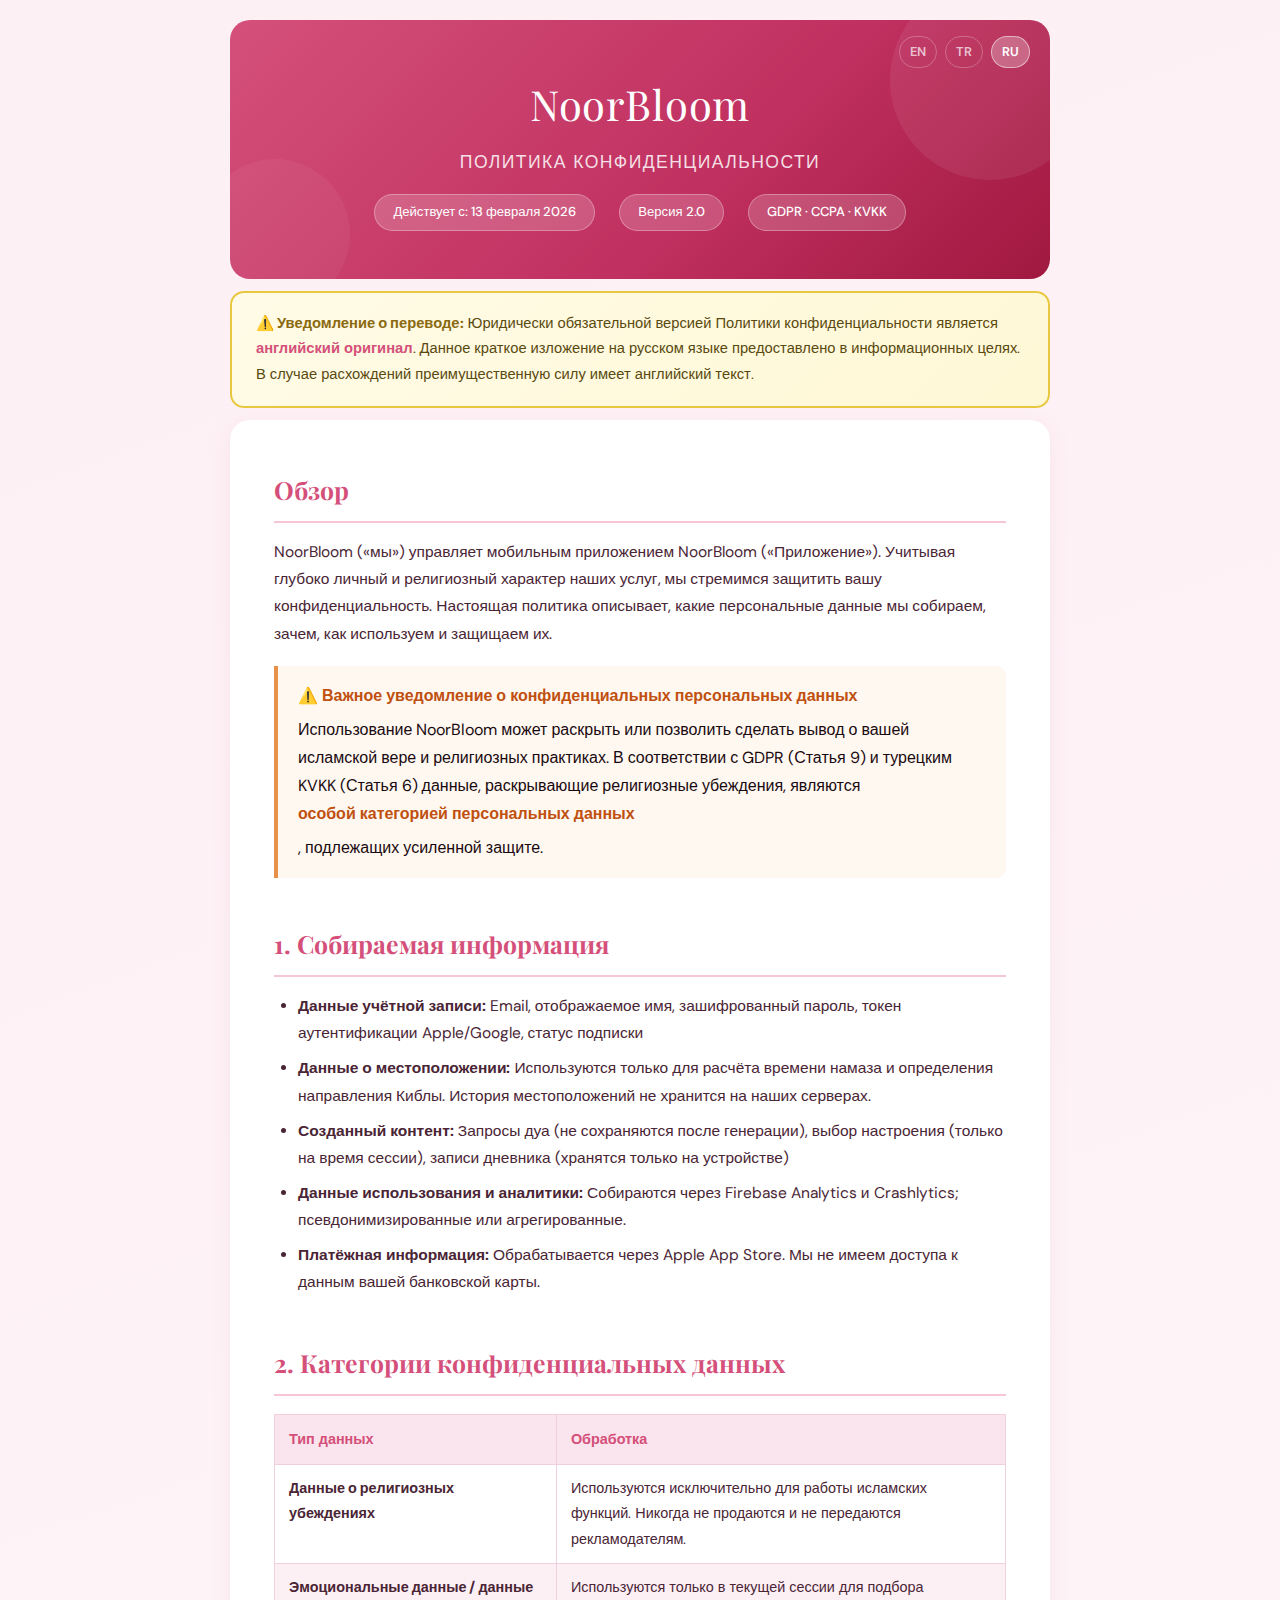
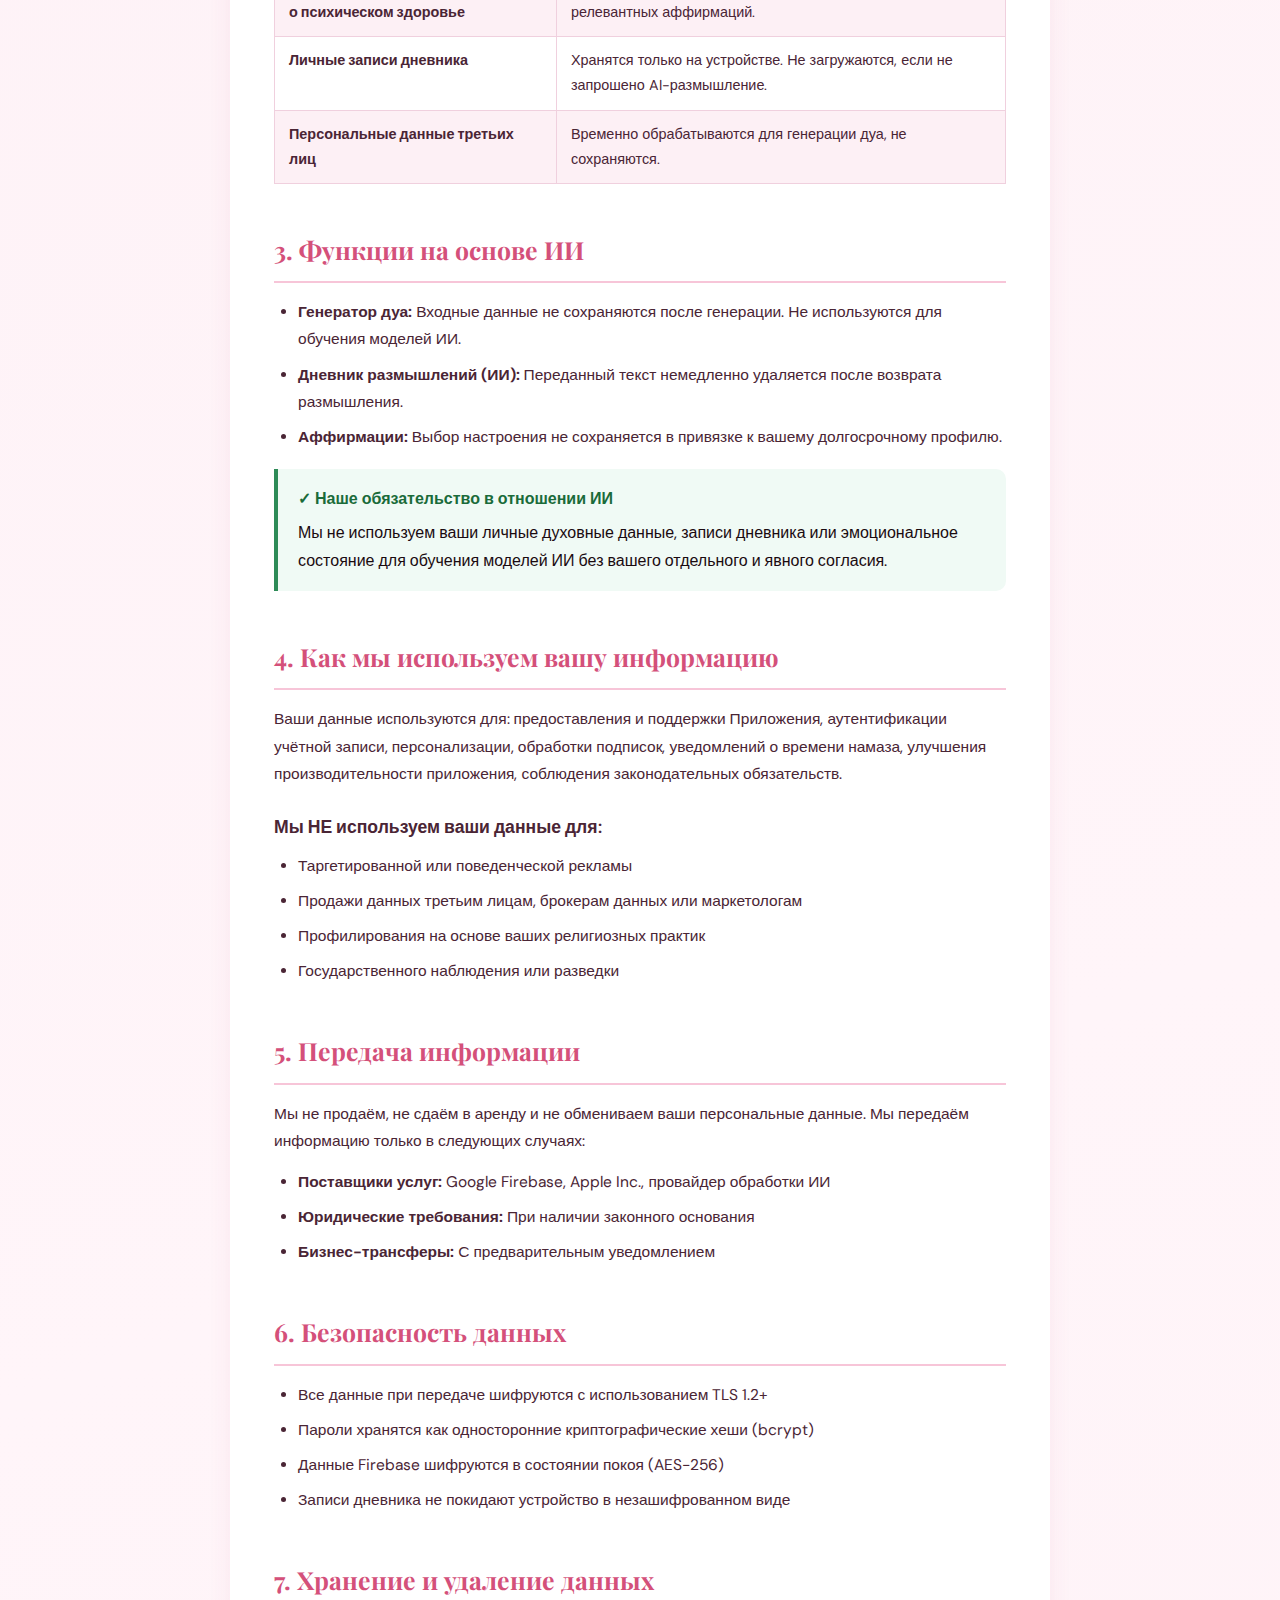
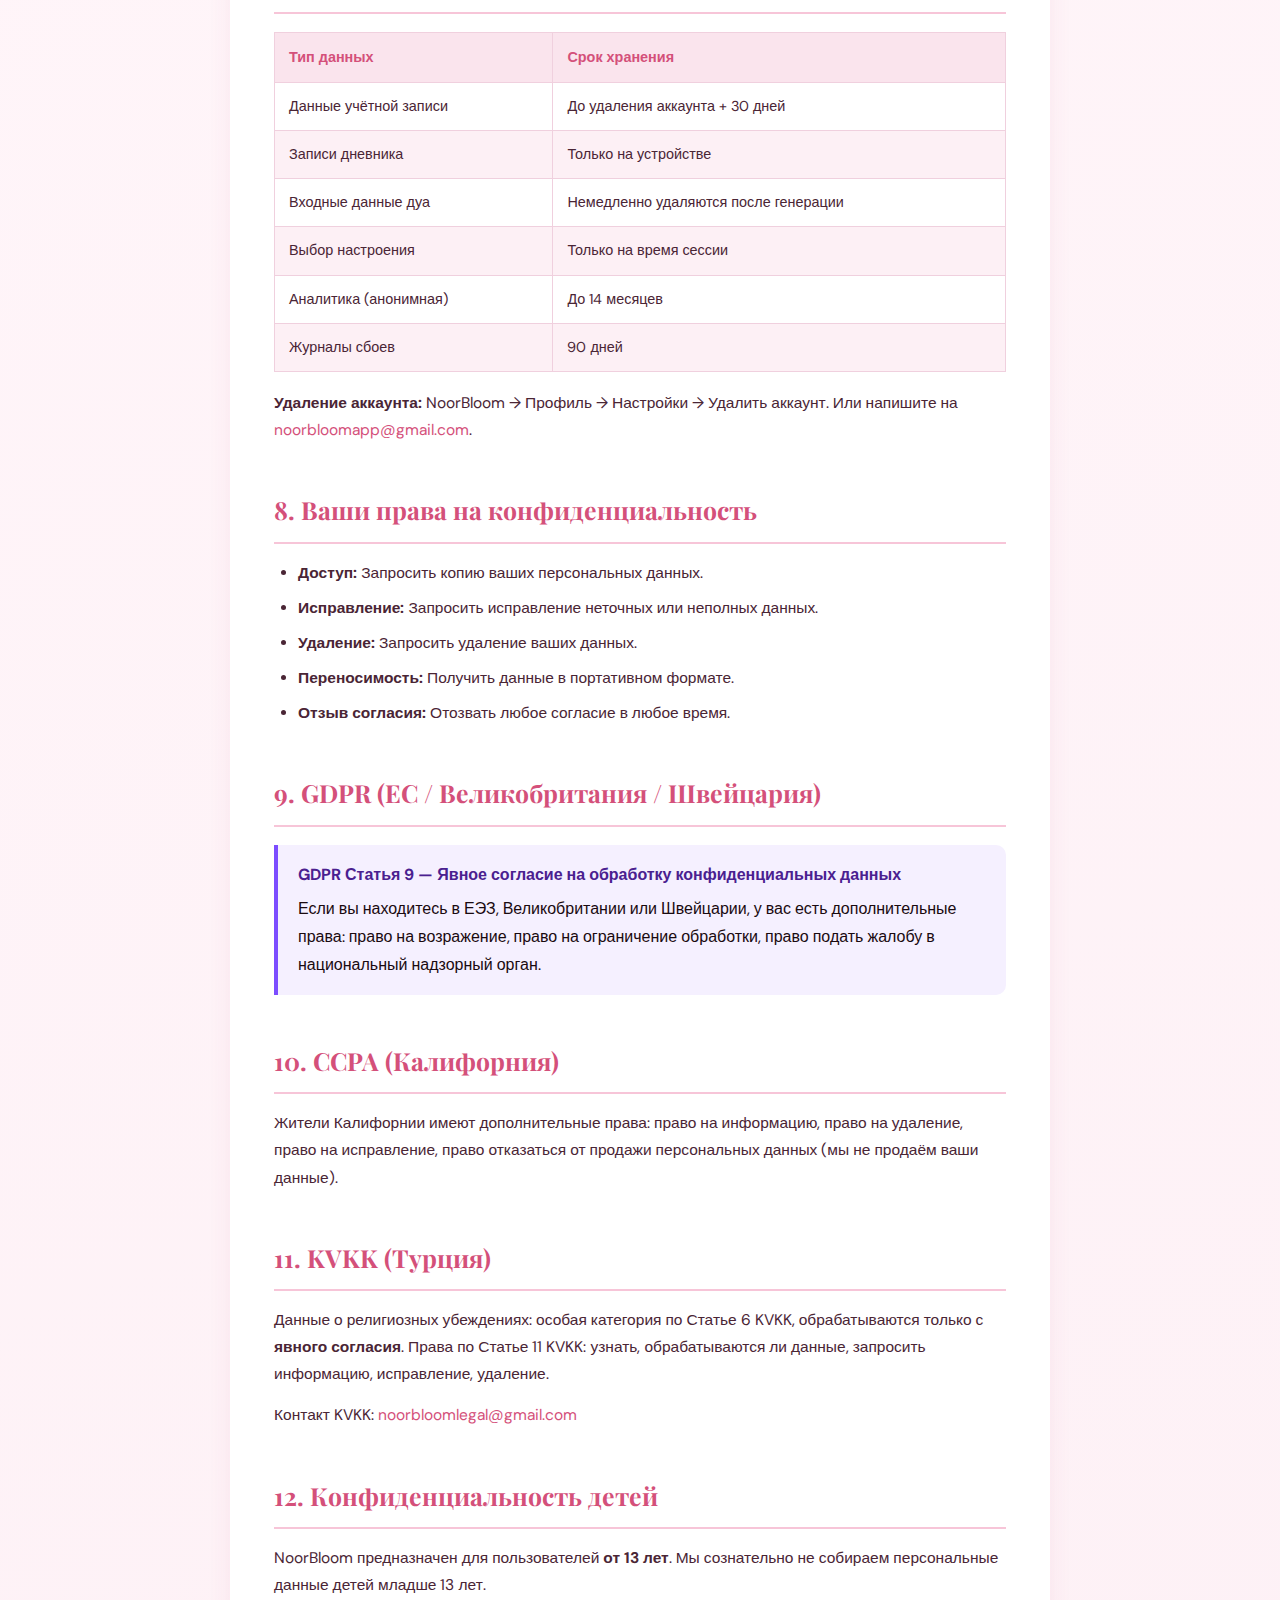
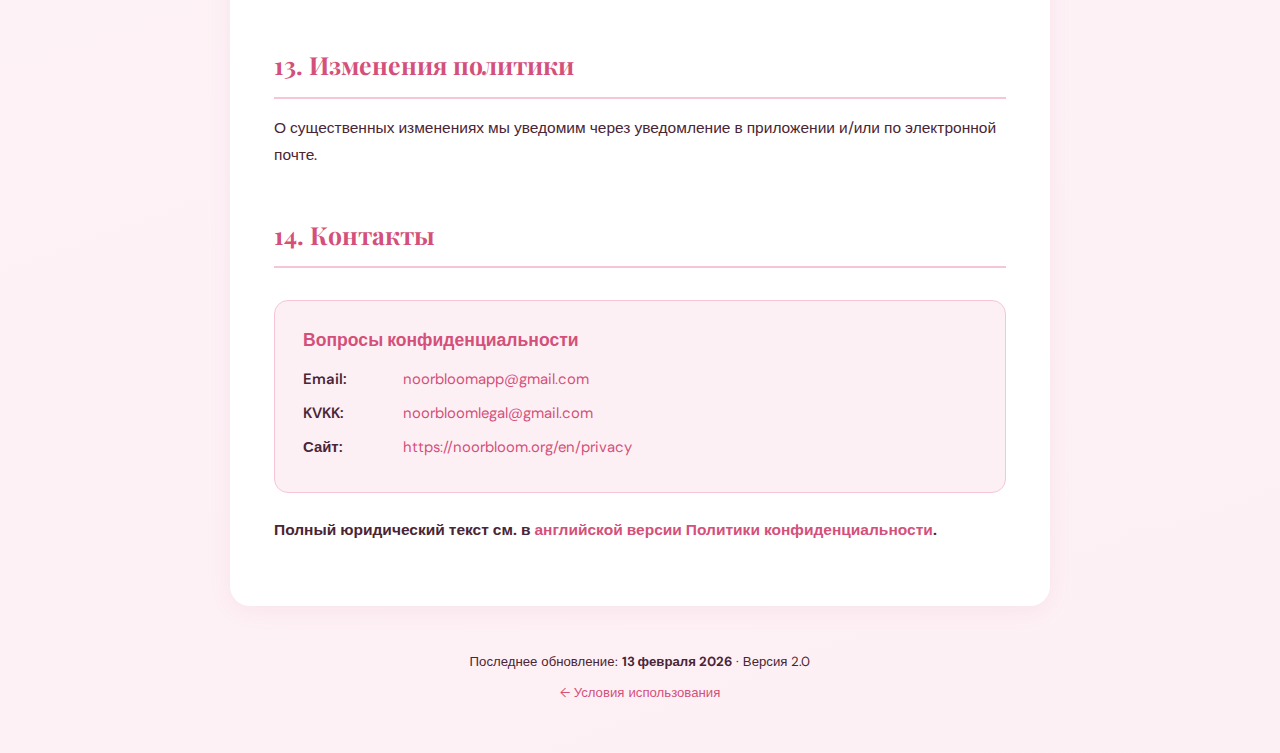
<file: ru/privacy/index.html>
<!DOCTYPE html>
<html lang="ru">
<head>
    <meta charset="UTF-8">
    <meta name="viewport" content="width=device-width, initial-scale=1.0">
    <title>NoorBloom – Политика конфиденциальности</title>

    <!-- Basic SEO -->
    <meta name="description" content="Политика конфиденциальности NoorBloom: как мы собираем, используем и защищаем ваши персональные данные, включая религиозную информацию. Соответствие GDPR, CCPA и KVKK. Версия 2.0.">
    <meta name="robots" content="index, follow">
    <link rel="canonical" href="https://noorbloom.org/ru/privacy">

    <!-- Open Graph -->
    <meta property="og:type" content="website">
    <meta property="og:site_name" content="NoorBloom">
    <meta property="og:title" content="NoorBloom – Политика конфиденциальности">
    <meta property="og:description" content="Узнайте, как NoorBloom защищает ваши персональные данные, включая религиозные убеждения и конфиденциальную информацию. GDPR, CCPA и KVKK.">
    <meta property="og:url" content="https://noorbloom.org/ru/privacy">
    <meta property="og:image" content="https://noorbloom.org/assets/noorbloom-og-privacy.png">
    <meta property="og:image:width" content="1200">
    <meta property="og:image:height" content="630">
    <meta property="og:locale" content="ru_RU">
    <meta property="og:locale:alternate" content="en_US">
    <meta property="og:locale:alternate" content="tr_TR">

    <!-- Twitter Card -->
    <meta name="twitter:card" content="summary_large_image">
    <meta name="twitter:title" content="NoorBloom – Политика конфиденциальности">
    <meta name="twitter:description" content="Узнайте, как NoorBloom защищает ваши персональные данные, включая религиозные убеждения и конфиденциальную информацию.">
    <meta name="twitter:image" content="https://noorbloom.org/assets/noorbloom-og-privacy.png">

    <!-- Hreflang -->
    <link rel="alternate" hreflang="en" href="https://noorbloom.org/en/privacy">
    <link rel="alternate" hreflang="tr" href="https://noorbloom.org/tr/privacy">
    <link rel="alternate" hreflang="ru" href="https://noorbloom.org/ru/privacy">
    <link rel="alternate" hreflang="x-default" href="https://noorbloom.org/en/privacy">

    <!-- Fonts & Styles -->
    <link rel="stylesheet" href="/css/language-switcher.css">
    <link href="https://fonts.googleapis.com/css2?family=Playfair+Display:wght@400;600;700&family=DM+Sans:wght@300;400;500;600&display=swap" rel="stylesheet">
    <style>
        :root {
            --rose: #d4507a;
            --rose-light: #f7c5d8;
            --rose-pale: #fdf0f5;
            --rose-soft: #fae4ed;
            --text-dark: #1a0a10;
            --text-mid: #4a2535;
            --text-light: #7a5065;
            --border: #f0d0de;
            --alert-bg: #fff8f0;
            --alert-border: #e8914a;
            --commitment-bg: #f0faf5;
            --commitment-border: #2e8b57;
            --gdpr-bg: #f5f0ff;
            --gdpr-border: #7c4dff;
        }
        * { margin: 0; padding: 0; box-sizing: border-box; }
        body {
            font-family: 'DM Sans', sans-serif;
            background: linear-gradient(160deg, #fdf0f5 0%, #fff5f9 50%, #fdf0f5 100%);
            color: var(--text-dark);
            line-height: 1.75;
            padding: 20px;
        }
        .page-wrapper { max-width: 820px; margin: 0 auto; }

        .doc-header {
            background: linear-gradient(135deg, #d4507a 0%, #c03060 60%, #a01840 100%);
            border-radius: 20px;
            padding: 48px 40px;
            margin-bottom: 12px;
            text-align: center;
            position: relative;
            overflow: hidden;
        }
        .doc-header::before {
            content: '';
            position: absolute;
            top: -40px; right: -40px;
            width: 200px; height: 200px;
            border-radius: 50%;
            background: rgba(255,255,255,0.07);
        }
        .doc-header::after {
            content: '';
            position: absolute;
            bottom: -30px; left: -30px;
            width: 150px; height: 150px;
            border-radius: 50%;
            background: rgba(255,255,255,0.05);
        }
        .app-name {
            font-family: 'Playfair Display', serif;
            font-size: 2.6em;
            color: #fff;
            letter-spacing: 0.02em;
            margin-bottom: 6px;
        }
        .doc-title {
            font-size: 1.1em;
            color: rgba(255,255,255,0.85);
            font-weight: 500;
            letter-spacing: 0.08em;
            text-transform: uppercase;
            margin-bottom: 16px;
        }
        .meta-row {
            display: flex;
            justify-content: center;
            gap: 24px;
            flex-wrap: wrap;
        }
        .meta-badge {
            background: rgba(255,255,255,0.18);
            border: 1px solid rgba(255,255,255,0.3);
            border-radius: 30px;
            padding: 6px 18px;
            font-size: 0.82em;
            color: #fff;
            font-weight: 500;
        }

        .header-lang-switcher {
            position: absolute;
            top: 16px;
            right: 20px;
            display: flex;
            gap: 8px;
            z-index: 10;
        }
        .header-lang-switcher a {
            color: rgba(255,255,255,0.7);
            text-decoration: none;
            font-size: 0.8em;
            font-weight: 600;
            padding: 4px 10px;
            border-radius: 20px;
            border: 1px solid rgba(255,255,255,0.25);
            transition: all 0.2s;
        }
        .header-lang-switcher a:hover {
            background: rgba(255,255,255,0.15);
            color: #fff;
        }
        .header-lang-switcher a.active {
            background: rgba(255,255,255,0.25);
            color: #fff;
            border-color: rgba(255,255,255,0.5);
        }

        .translation-notice {
            background: linear-gradient(135deg, #fffbe6, #fff8d6);
            border: 2px solid #e8c840;
            border-radius: 14px;
            padding: 18px 24px;
            margin-bottom: 12px;
            font-size: 0.92em;
            color: #5a4a10;
        }
        .translation-notice strong { color: #8a6a10; }
        .translation-notice a { color: var(--rose); font-weight: 600; }

        .content-card {
            background: #fff;
            border-radius: 20px;
            padding: 48px 44px;
            box-shadow: 0 4px 24px rgba(180,60,100,0.07);
            margin-bottom: 16px;
        }

        h2 {
            font-family: 'Playfair Display', serif;
            font-size: 1.55em;
            color: var(--rose);
            margin-top: 44px;
            margin-bottom: 16px;
            padding-bottom: 10px;
            border-bottom: 2px solid var(--rose-light);
        }
        h2:first-of-type { margin-top: 0; }

        h3 {
            font-family: 'DM Sans', sans-serif;
            font-size: 1.1em;
            font-weight: 600;
            color: var(--text-mid);
            margin-top: 24px;
            margin-bottom: 10px;
        }

        p { color: var(--text-mid); margin-bottom: 14px; font-size: 0.97em; }
        ul, ol { margin-left: 24px; margin-bottom: 16px; }
        li { color: var(--text-mid); margin-bottom: 8px; font-size: 0.97em; }
        a { color: var(--rose); text-decoration: none; }
        a:hover { text-decoration: underline; }

        .alert-box {
            background: var(--alert-bg);
            border-left: 4px solid var(--alert-border);
            border-radius: 0 10px 10px 0;
            padding: 16px 20px;
            margin: 18px 0;
        }
        .alert-box strong { color: #c05010; display: block; margin-bottom: 6px; }

        .commitment-box {
            background: var(--commitment-bg);
            border-left: 4px solid var(--commitment-border);
            border-radius: 0 10px 10px 0;
            padding: 16px 20px;
            margin: 18px 0;
        }
        .commitment-box strong { color: #1a6b3a; display: block; margin-bottom: 6px; }

        .gdpr-box {
            background: var(--gdpr-bg);
            border-left: 4px solid var(--gdpr-border);
            border-radius: 0 10px 10px 0;
            padding: 16px 20px;
            margin: 18px 0;
        }
        .gdpr-box strong { color: #4a2090; display: block; margin-bottom: 6px; }

        .data-table {
            width: 100%;
            border-collapse: collapse;
            margin: 18px 0;
            font-size: 0.9em;
        }
        .data-table th {
            background: var(--rose-soft);
            color: var(--rose);
            font-weight: 600;
            padding: 12px 14px;
            text-align: left;
            border: 1px solid var(--border);
        }
        .data-table td {
            padding: 11px 14px;
            border: 1px solid var(--border);
            color: var(--text-mid);
            vertical-align: top;
        }
        .data-table tr:nth-child(even) td { background: var(--rose-pale); }

        .contact-box {
            background: var(--rose-pale);
            border: 1px solid var(--rose-light);
            border-radius: 14px;
            padding: 24px 28px;
            margin-top: 32px;
        }
        .contact-box h3 { margin-top: 0; color: var(--rose); }
        .contact-row {
            display: flex;
            align-items: center;
            gap: 10px;
            margin-bottom: 8px;
            font-size: 0.93em;
            color: var(--text-mid);
        }
        .contact-label { font-weight: 600; min-width: 90px; }

        .doc-footer {
            text-align: center;
            padding: 28px;
            color: var(--text-light);
            font-size: 0.85em;
        }
        .doc-footer a { color: var(--rose); }

        @media (max-width: 640px) {
            .content-card { padding: 28px 20px; }
            .doc-header { padding: 36px 24px; }
            .app-name { font-size: 2em; }
            .meta-row { gap: 10px; }
            .header-lang-switcher { top: 10px; right: 12px; }
        }
    </style>
</head>
<body>
<div class="page-wrapper">

    <div class="doc-header">
        <nav class="header-lang-switcher" aria-label="Язык">
            <a href="/en/privacy" lang="en">EN</a>
            <a href="/tr/privacy" lang="tr">TR</a>
            <a href="/ru/privacy" class="active" lang="ru">RU</a>
        </nav>
        <div class="app-name">NoorBloom</div>
        <div class="doc-title">Политика конфиденциальности</div>
        <div class="meta-row">
            <span class="meta-badge">Действует с: 13 февраля 2026</span>
            <span class="meta-badge">Версия 2.0</span>
            <span class="meta-badge">GDPR &#183; CCPA &#183; KVKK</span>
        </div>
    </div>

    <div class="translation-notice">
        <strong>&#9888;&#65039; Уведомление о переводе:</strong> Юридически обязательной версией Политики конфиденциальности является <a href="/en/privacy">английский оригинал</a>. Данное краткое изложение на русском языке предоставлено в информационных целях. В случае расхождений преимущественную силу имеет английский текст.
    </div>

    <div class="content-card">

        <h2>Обзор</h2>
        <p>NoorBloom (&#171;мы&#187;) управляет мобильным приложением NoorBloom (&#171;Приложение&#187;). Учитывая глубоко личный и религиозный характер наших услуг, мы стремимся защитить вашу конфиденциальность. Настоящая политика описывает, какие персональные данные мы собираем, зачем, как используем и защищаем их.</p>

        <div class="alert-box">
            <strong>&#9888;&#65039; Важное уведомление о конфиденциальных персональных данных</strong>
            Использование NoorBloom может раскрыть или позволить сделать вывод о вашей исламской вере и религиозных практиках. В соответствии с GDPR (Статья 9) и турецким KVKK (Статья 6) данные, раскрывающие религиозные убеждения, являются <strong>особой категорией персональных данных</strong>, подлежащих усиленной защите.
        </div>

        <h2>1. Собираемая информация</h2>
        <ul>
            <li><strong>Данные учётной записи:</strong> Email, отображаемое имя, зашифрованный пароль, токен аутентификации Apple/Google, статус подписки</li>
            <li><strong>Данные о местоположении:</strong> Используются только для расчёта времени намаза и определения направления Киблы. История местоположений не хранится на наших серверах.</li>
            <li><strong>Созданный контент:</strong> Запросы дуа (не сохраняются после генерации), выбор настроения (только на время сессии), записи дневника (хранятся только на устройстве)</li>
            <li><strong>Данные использования и аналитики:</strong> Собираются через Firebase Analytics и Crashlytics; псевдонимизированные или агрегированные.</li>
            <li><strong>Платёжная информация:</strong> Обрабатывается через Apple App Store. Мы не имеем доступа к данным вашей банковской карты.</li>
        </ul>

        <h2>2. Категории конфиденциальных данных</h2>
        <table class="data-table">
            <thead><tr><th>Тип данных</th><th>Обработка</th></tr></thead>
            <tbody>
                <tr><td><strong>Данные о религиозных убеждениях</strong></td><td>Используются исключительно для работы исламских функций. Никогда не продаются и не передаются рекламодателям.</td></tr>
                <tr><td><strong>Эмоциональные данные / данные о психическом здоровье</strong></td><td>Используются только в текущей сессии для подбора релевантных аффирмаций.</td></tr>
                <tr><td><strong>Личные записи дневника</strong></td><td>Хранятся только на устройстве. Не загружаются, если не запрошено AI-размышление.</td></tr>
                <tr><td><strong>Персональные данные третьих лиц</strong></td><td>Временно обрабатываются для генерации дуа, не сохраняются.</td></tr>
            </tbody>
        </table>

        <h2>3. Функции на основе ИИ</h2>
        <ul>
            <li><strong>Генератор дуа:</strong> Входные данные не сохраняются после генерации. Не используются для обучения моделей ИИ.</li>
            <li><strong>Дневник размышлений (ИИ):</strong> Переданный текст немедленно удаляется после возврата размышления.</li>
            <li><strong>Аффирмации:</strong> Выбор настроения не сохраняется в привязке к вашему долгосрочному профилю.</li>
        </ul>
        <div class="commitment-box">
            <strong>&#10003; Наше обязательство в отношении ИИ</strong>
            Мы не используем ваши личные духовные данные, записи дневника или эмоциональное состояние для обучения моделей ИИ без вашего отдельного и явного согласия.
        </div>

        <h2>4. Как мы используем вашу информацию</h2>
        <p>Ваши данные используются для: предоставления и поддержки Приложения, аутентификации учётной записи, персонализации, обработки подписок, уведомлений о времени намаза, улучшения производительности приложения, соблюдения законодательных обязательств.</p>
        <h3>Мы НЕ используем ваши данные для:</h3>
        <ul>
            <li>Таргетированной или поведенческой рекламы</li>
            <li>Продажи данных третьим лицам, брокерам данных или маркетологам</li>
            <li>Профилирования на основе ваших религиозных практик</li>
            <li>Государственного наблюдения или разведки</li>
        </ul>

        <h2>5. Передача информации</h2>
        <p>Мы не продаём, не сдаём в аренду и не обмениваем ваши персональные данные. Мы передаём информацию только в следующих случаях:</p>
        <ul>
            <li><strong>Поставщики услуг:</strong> Google Firebase, Apple Inc., провайдер обработки ИИ</li>
            <li><strong>Юридические требования:</strong> При наличии законного основания</li>
            <li><strong>Бизнес-трансферы:</strong> С предварительным уведомлением</li>
        </ul>

        <h2>6. Безопасность данных</h2>
        <ul>
            <li>Все данные при передаче шифруются с использованием TLS 1.2+</li>
            <li>Пароли хранятся как односторонние криптографические хеши (bcrypt)</li>
            <li>Данные Firebase шифруются в состоянии покоя (AES-256)</li>
            <li>Записи дневника не покидают устройство в незашифрованном виде</li>
        </ul>

        <h2>7. Хранение и удаление данных</h2>
        <table class="data-table">
            <thead><tr><th>Тип данных</th><th>Срок хранения</th></tr></thead>
            <tbody>
                <tr><td>Данные учётной записи</td><td>До удаления аккаунта + 30 дней</td></tr>
                <tr><td>Записи дневника</td><td>Только на устройстве</td></tr>
                <tr><td>Входные данные дуа</td><td>Немедленно удаляются после генерации</td></tr>
                <tr><td>Выбор настроения</td><td>Только на время сессии</td></tr>
                <tr><td>Аналитика (анонимная)</td><td>До 14 месяцев</td></tr>
                <tr><td>Журналы сбоев</td><td>90 дней</td></tr>
            </tbody>
        </table>
        <p><strong>Удаление аккаунта:</strong> NoorBloom &#8594; Профиль &#8594; Настройки &#8594; Удалить аккаунт. Или напишите на <a href="mailto:noorbloomapp@gmail.com">noorbloomapp@gmail.com</a>.</p>

        <h2>8. Ваши права на конфиденциальность</h2>
        <ul>
            <li><strong>Доступ:</strong> Запросить копию ваших персональных данных.</li>
            <li><strong>Исправление:</strong> Запросить исправление неточных или неполных данных.</li>
            <li><strong>Удаление:</strong> Запросить удаление ваших данных.</li>
            <li><strong>Переносимость:</strong> Получить данные в портативном формате.</li>
            <li><strong>Отзыв согласия:</strong> Отозвать любое согласие в любое время.</li>
        </ul>

        <h2>9. GDPR (ЕС / Великобритания / Швейцария)</h2>
        <div class="gdpr-box">
            <strong>GDPR Статья 9 — Явное согласие на обработку конфиденциальных данных</strong>
            Если вы находитесь в ЕЭЗ, Великобритании или Швейцарии, у вас есть дополнительные права: право на возражение, право на ограничение обработки, право подать жалобу в национальный надзорный орган.
        </div>

        <h2>10. CCPA (Калифорния)</h2>
        <p>Жители Калифорнии имеют дополнительные права: право на информацию, право на удаление, право на исправление, право отказаться от продажи персональных данных (мы не продаём ваши данные).</p>

        <h2>11. KVKK (Турция)</h2>
        <p>Данные о религиозных убеждениях: особая категория по Статье 6 KVKK, обрабатываются только с <strong>явного согласия</strong>. Права по Статье 11 KVKK: узнать, обрабатываются ли данные, запросить информацию, исправление, удаление.</p>
        <p>Контакт KVKK: <a href="mailto:noorbloomlegal@gmail.com">noorbloomlegal@gmail.com</a></p>

        <h2>12. Конфиденциальность детей</h2>
        <p>NoorBloom предназначен для пользователей <strong>от 13 лет</strong>. Мы сознательно не собираем персональные данные детей младше 13 лет.</p>

        <h2>13. Изменения политики</h2>
        <p>О существенных изменениях мы уведомим через уведомление в приложении и/или по электронной почте.</p>

        <h2>14. Контакты</h2>
        <div class="contact-box">
            <h3>Вопросы конфиденциальности</h3>
            <div class="contact-row"><span class="contact-label">Email:</span> <a href="mailto:noorbloomapp@gmail.com">noorbloomapp@gmail.com</a></div>
            <div class="contact-row"><span class="contact-label">KVKK:</span> <a href="mailto:noorbloomlegal@gmail.com">noorbloomlegal@gmail.com</a></div>
            <div class="contact-row"><span class="contact-label">Сайт:</span> <a href="https://noorbloom.org/en/privacy">https://noorbloom.org/en/privacy</a></div>
        </div>

        <p style="margin-top: 24px;"><strong>Полный юридический текст см. в <a href="/en/privacy">английской версии Политики конфиденциальности</a>.</strong></p>
    </div>

    <div class="doc-footer">
        <p style="margin:0;">Последнее обновление: <strong>13 февраля 2026</strong> &#183; Версия 2.0</p>
        <p style="margin:8px 0 0 0;"><a href="/ru/terms">&#8592; Условия использования</a></p>
    </div>

</div>

<script>
(function() {
    window.noorbloomPrivacyStaticLoaded = true;
    var contentCheck = setTimeout(function() {
        var wrapper = document.querySelector('.page-wrapper');
        if (wrapper && wrapper.innerText.trim().length < 200) {
            window.location.reload();
        }
    }, 5000);
    window.__noorbloomFallbackTimer = contentCheck;
})();
</script>
</body>
</html>
</file>
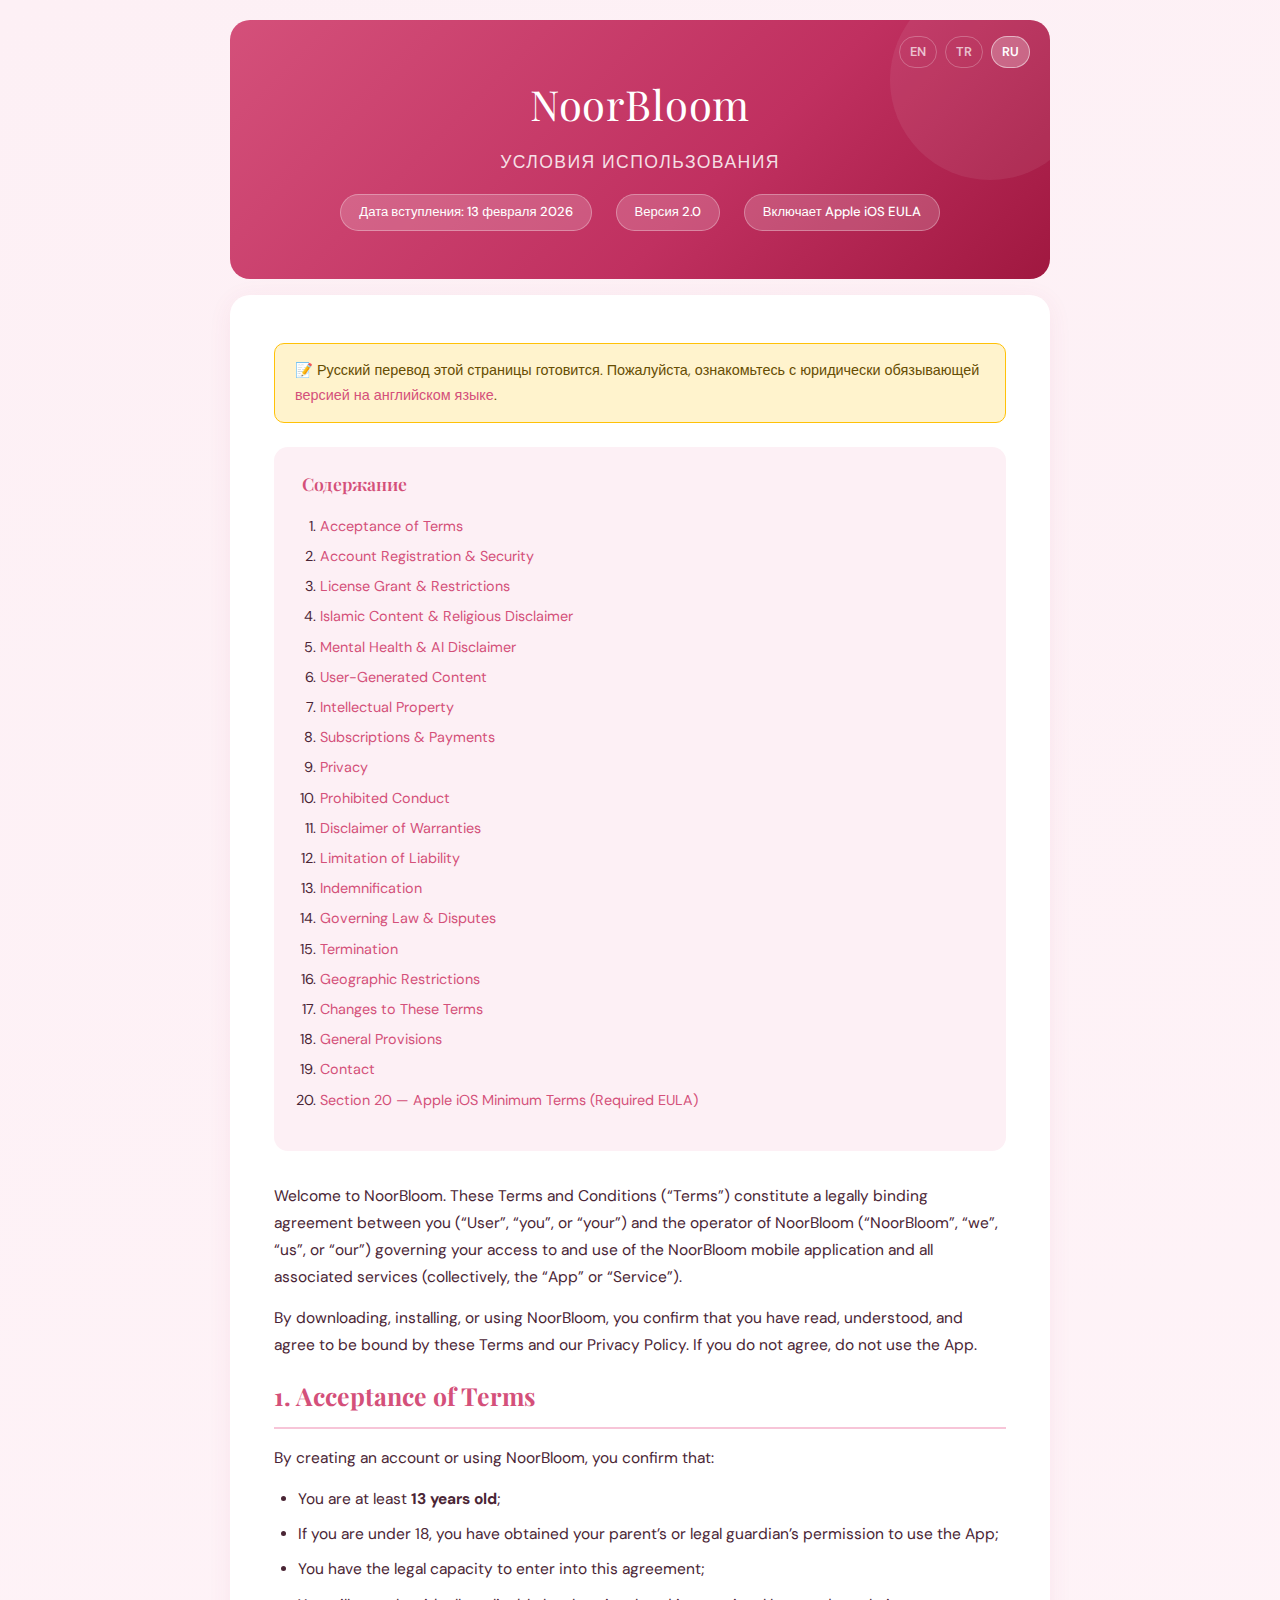
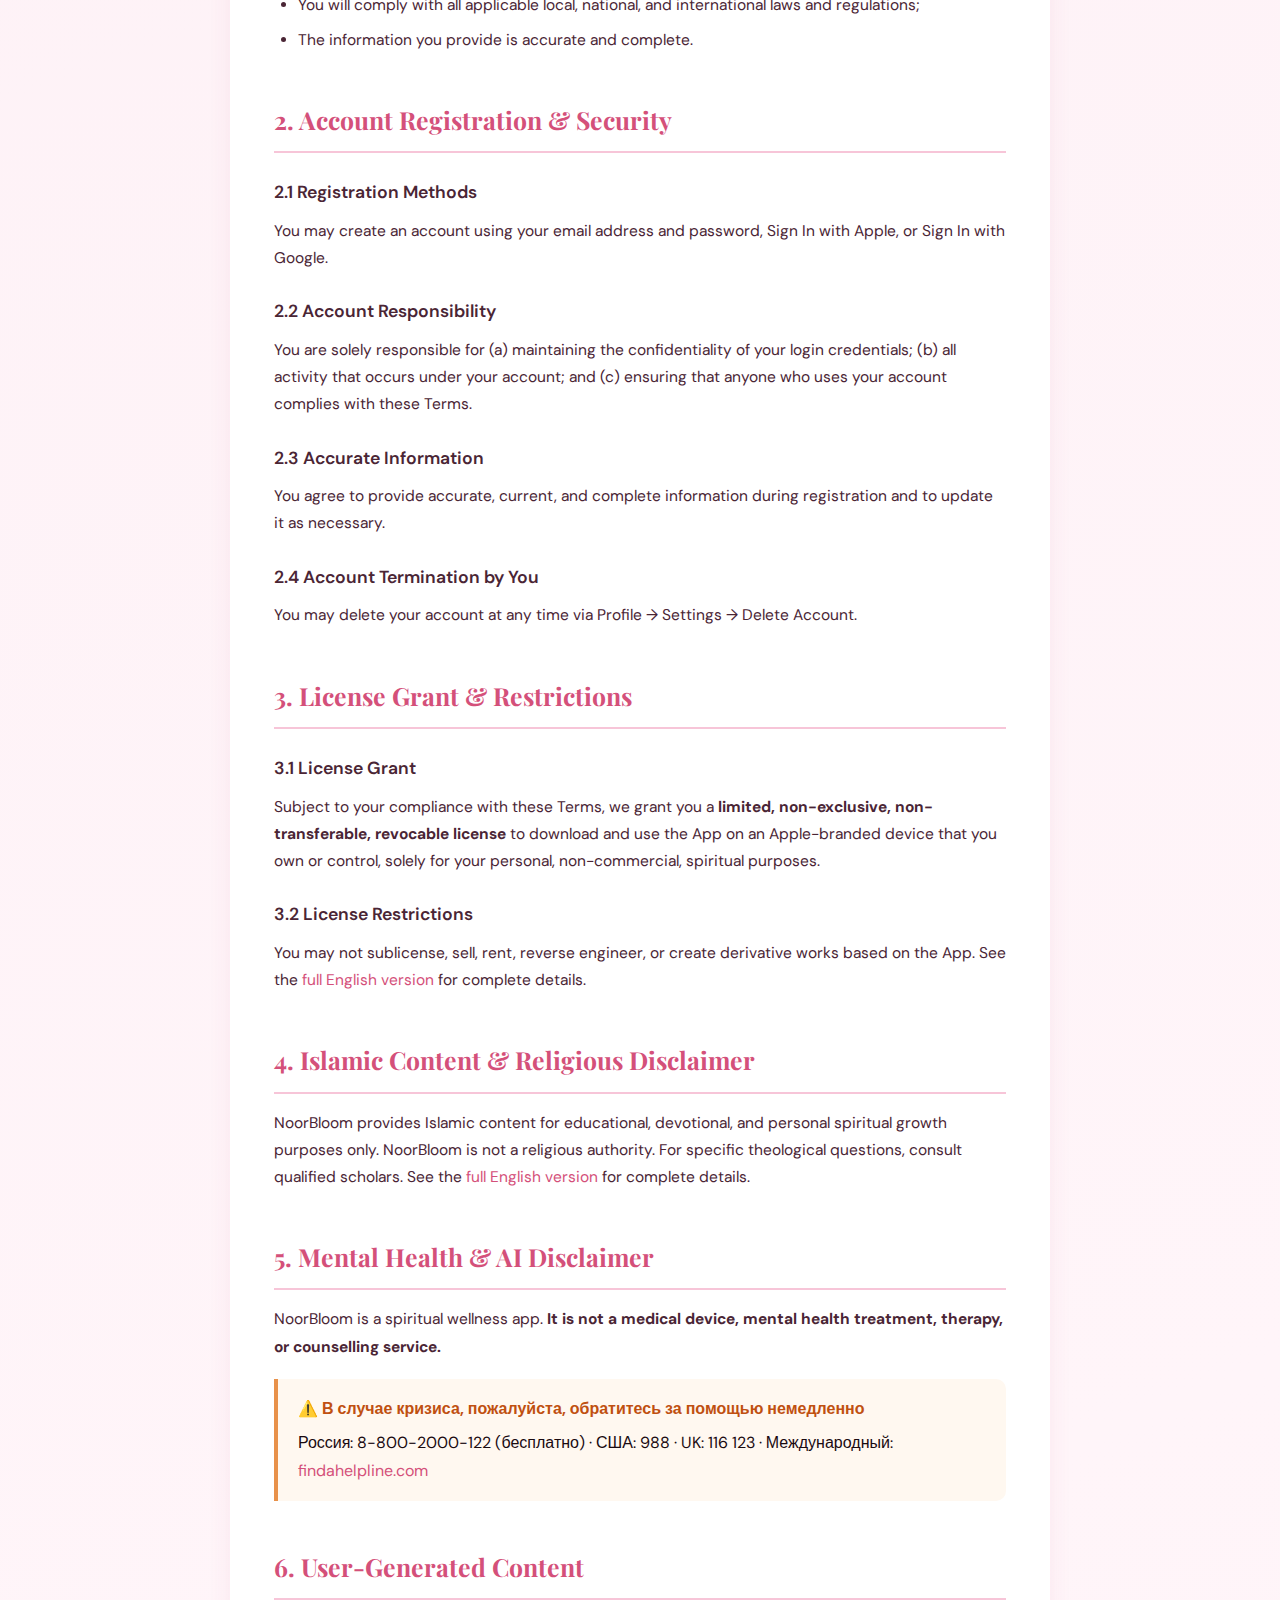
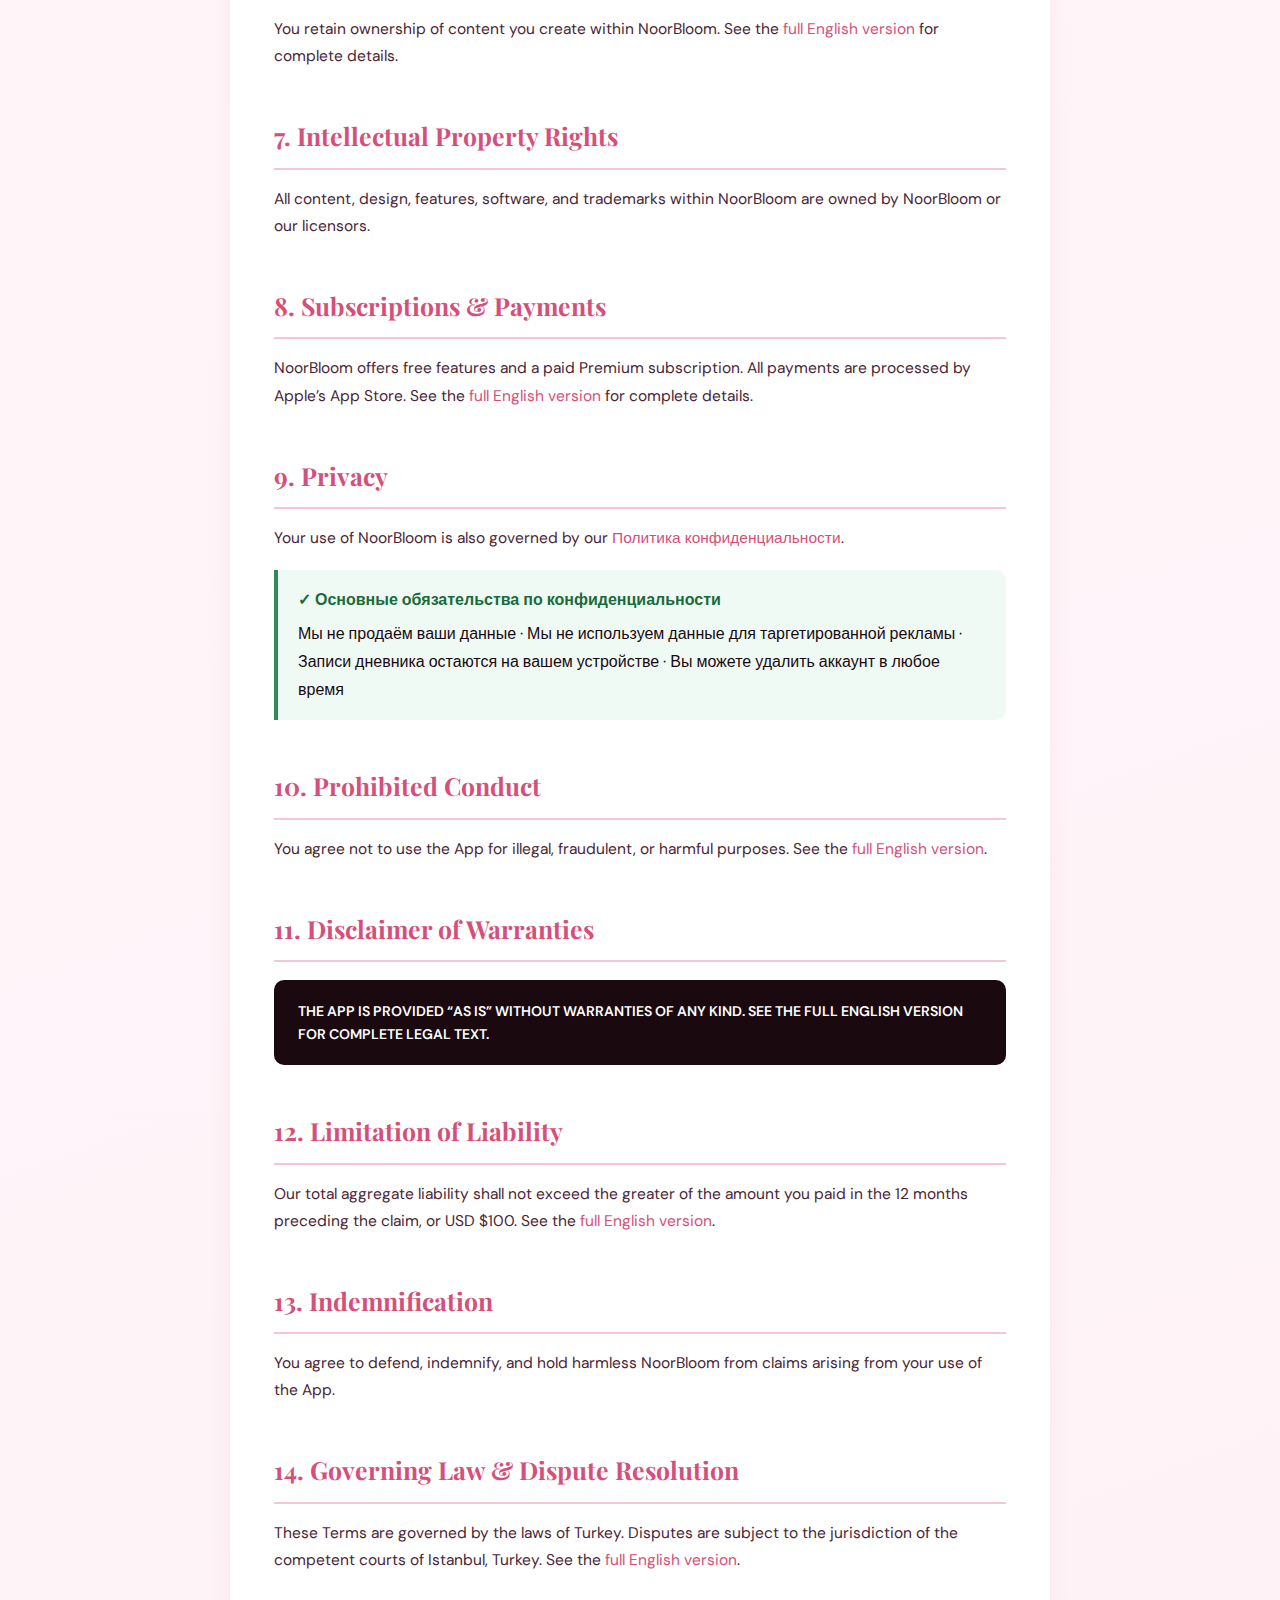
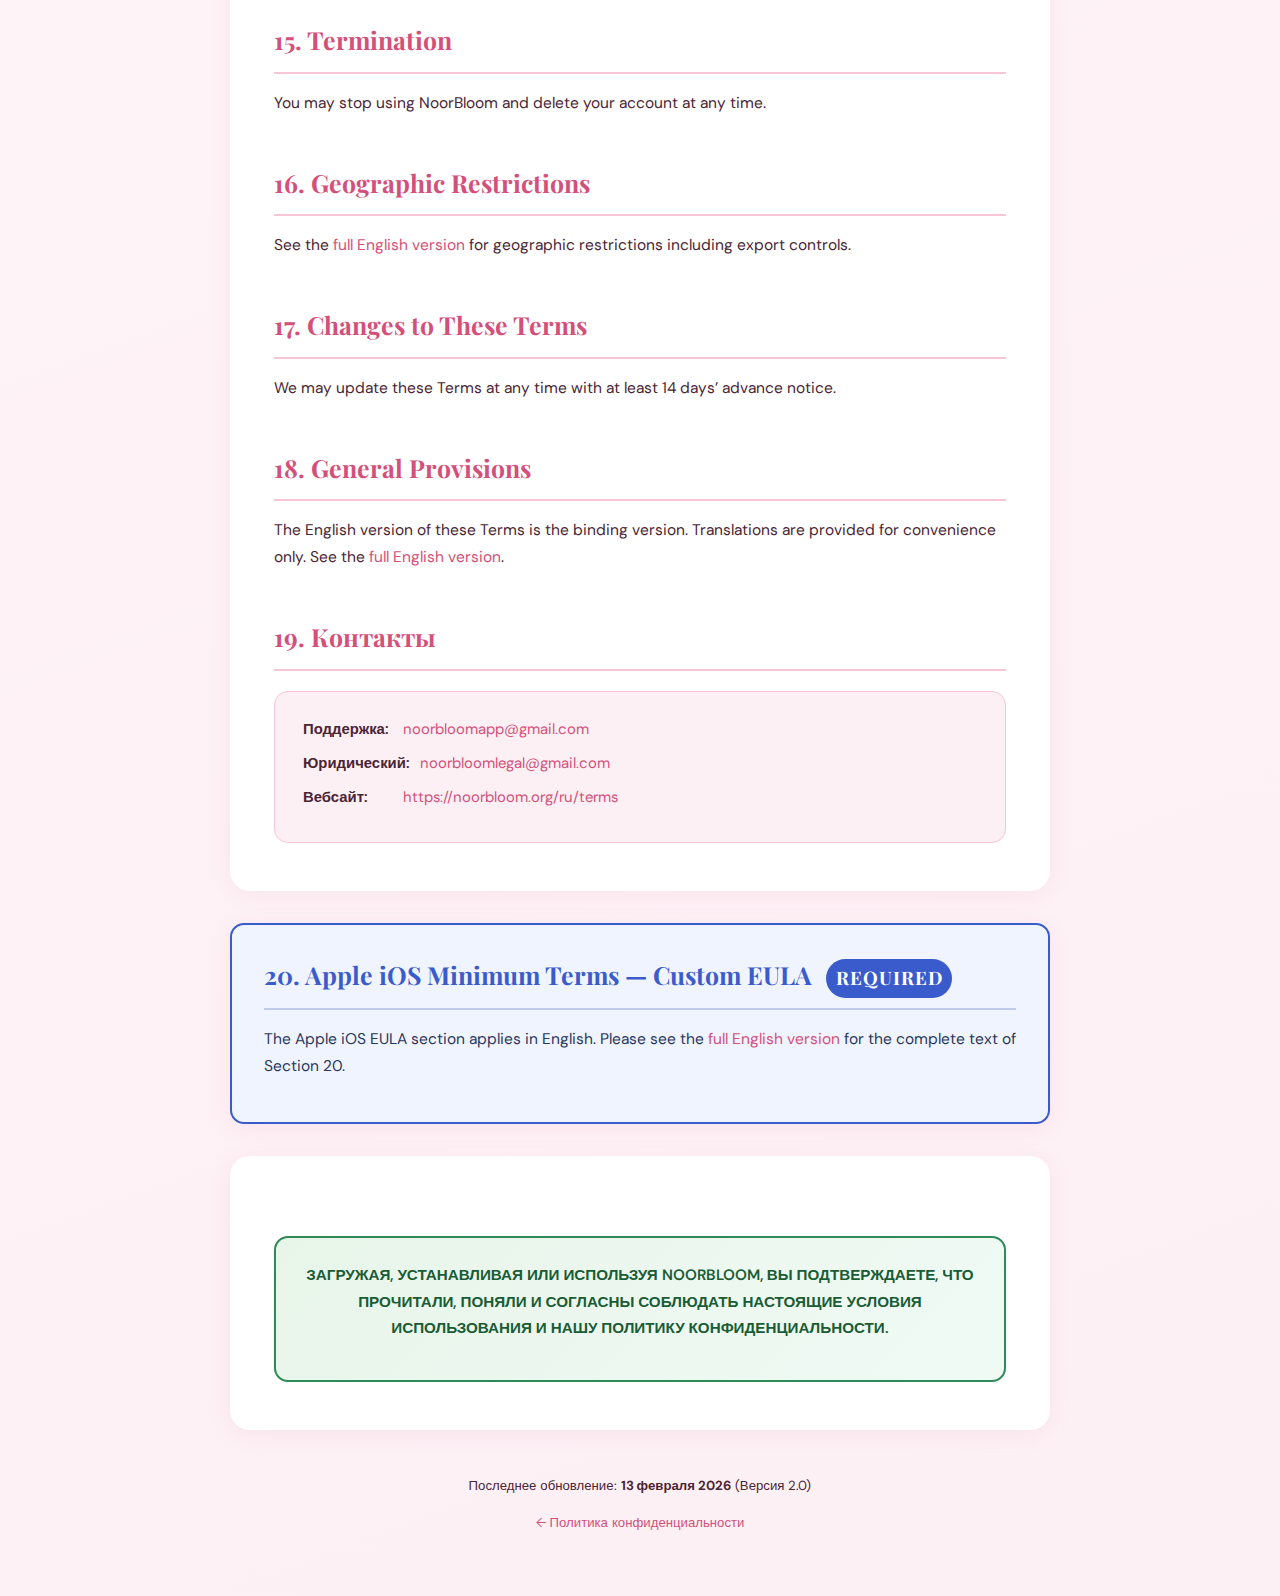
<file: ru/terms/index.html>
<!DOCTYPE html>
<html lang="ru">
<head>
    <meta charset="UTF-8">
    <meta name="viewport" content="width=device-width, initial-scale=1.0">
    <title>NoorBloom – Условия использования</title>

    <!-- Basic SEO -->
    <meta name="description" content="Условия использования NoorBloom: регистрация аккаунта, подписки, правила контента, исламский контент, Apple iOS EULA и другое. Дата вступления в силу: 13 февраля 2026 – Версия 2.0.">
    <meta name="robots" content="index, follow">
    <link rel="canonical" href="https://noorbloom.org/ru/terms">

    <!-- Open Graph -->
    <meta property="og:type" content="website">
    <meta property="og:site_name" content="NoorBloom">
    <meta property="og:title" content="NoorBloom – Условия использования">
    <meta property="og:description" content="Условия использования NoorBloom: регистрация, подписки, исламский контент и Apple iOS EULA. Версия 2.0 – 13 февраля 2026.">
    <meta property="og:url" content="https://noorbloom.org/ru/terms">
    <meta property="og:image" content="https://noorbloom.org/assets/noorbloom-og-terms.png">
    <meta property="og:image:width" content="1200">
    <meta property="og:image:height" content="630">
    <meta property="og:locale" content="ru_RU">
    <meta property="og:locale:alternate" content="en_US">
    <meta property="og:locale:alternate" content="tr_TR">

    <!-- Twitter Card -->
    <meta name="twitter:card" content="summary_large_image">
    <meta name="twitter:title" content="NoorBloom – Условия использования">
    <meta name="twitter:description" content="Условия использования NoorBloom: регистрация, подписки, исламский контент и Apple iOS EULA.">
    <meta name="twitter:image" content="https://noorbloom.org/assets/noorbloom-og-terms.png">

    <!-- Hreflang -->
    <link rel="alternate" hreflang="en" href="https://noorbloom.org/en/terms">
    <link rel="alternate" hreflang="tr" href="https://noorbloom.org/tr/terms">
    <link rel="alternate" hreflang="ru" href="https://noorbloom.org/ru/terms">
    <link rel="alternate" hreflang="x-default" href="https://noorbloom.org/en/terms">

    <!-- Fonts & Styles -->
    <link rel="stylesheet" href="/css/language-switcher.css">
    <link href="https://fonts.googleapis.com/css2?family=Playfair+Display:wght@400;600;700&family=DM+Sans:wght@300;400;500;600&display=swap" rel="stylesheet">
    <style>
        :root {
            --rose: #d4507a;
            --rose-light: #f7c5d8;
            --rose-pale: #fdf0f5;
            --rose-soft: #fae4ed;
            --text-dark: #1a0a10;
            --text-mid: #4a2535;
            --text-light: #7a5065;
            --border: #f0d0de;
            --alert-bg: #fff8f0;
            --alert-border: #e8914a;
            --commitment-bg: #f0faf5;
            --commitment-border: #2e8b57;
            --apple-bg: #f0f4ff;
            --apple-border: #3a5bcc;
            --caps-bg: #1a0a10;
            --caps-text: #fff;
        }

        * { margin: 0; padding: 0; box-sizing: border-box; }

        body {
            font-family: 'DM Sans', sans-serif;
            background: linear-gradient(160deg, #fdf0f5 0%, #fff5f9 50%, #fdf0f5 100%);
            color: var(--text-dark);
            line-height: 1.75;
            padding: 20px;
        }

        .page-wrapper { max-width: 820px; margin: 0 auto; }

        .doc-header {
            background: linear-gradient(135deg, #d4507a 0%, #c03060 60%, #a01840 100%);
            border-radius: 20px; padding: 48px 40px; margin-bottom: 16px;
            text-align: center; position: relative; overflow: hidden;
        }
        .doc-header::before {
            content: ''; position: absolute; top: -40px; right: -40px;
            width: 200px; height: 200px; border-radius: 50%; background: rgba(255,255,255,0.07);
        }
        .app-name { font-family: 'Playfair Display', serif; font-size: 2.6em; color: #fff; letter-spacing: 0.02em; margin-bottom: 6px; }
        .doc-title { font-size: 1.1em; color: rgba(255,255,255,0.85); font-weight: 500; letter-spacing: 0.08em; text-transform: uppercase; margin-bottom: 16px; }
        .meta-row { display: flex; justify-content: center; gap: 24px; flex-wrap: wrap; }
        .meta-badge { background: rgba(255,255,255,0.18); border: 1px solid rgba(255,255,255,0.3); border-radius: 30px; padding: 6px 18px; font-size: 0.82em; color: #fff; font-weight: 500; }

        .header-lang-switcher { position: absolute; top: 16px; right: 20px; display: flex; gap: 8px; z-index: 10; }
        .header-lang-switcher a { color: rgba(255,255,255,0.7); text-decoration: none; font-size: 0.8em; font-weight: 600; padding: 4px 10px; border-radius: 20px; border: 1px solid rgba(255,255,255,0.25); transition: all 0.2s; }
        .header-lang-switcher a:hover { background: rgba(255,255,255,0.15); color: #fff; }
        .header-lang-switcher a.active { background: rgba(255,255,255,0.25); color: #fff; border-color: rgba(255,255,255,0.5); }

        .content-card { background: #fff; border-radius: 20px; padding: 48px 44px; box-shadow: 0 4px 24px rgba(180,60,100,0.07); margin-bottom: 16px; }

        h2 { font-family: 'Playfair Display', serif; font-size: 1.55em; color: var(--rose); margin-top: 44px; margin-bottom: 16px; padding-bottom: 10px; border-bottom: 2px solid var(--rose-light); }
        h2:first-of-type { margin-top: 0; }
        h3 { font-family: 'DM Sans', sans-serif; font-size: 1.1em; font-weight: 600; color: var(--text-mid); margin-top: 24px; margin-bottom: 10px; }
        p { color: var(--text-mid); margin-bottom: 14px; font-size: 0.97em; }
        ul, ol { margin-left: 24px; margin-bottom: 16px; }
        li { color: var(--text-mid); margin-bottom: 8px; font-size: 0.97em; }
        a { color: var(--rose); text-decoration: none; }
        a:hover { text-decoration: underline; }

        .alert-box { background: var(--alert-bg); border-left: 4px solid var(--alert-border); border-radius: 0 10px 10px 0; padding: 16px 20px; margin: 18px 0; }
        .alert-box strong { color: #c05010; display: block; margin-bottom: 6px; }
        .commitment-box { background: var(--commitment-bg); border-left: 4px solid var(--commitment-border); border-radius: 0 10px 10px 0; padding: 16px 20px; margin: 18px 0; }
        .commitment-box strong { color: #1a6b3a; display: block; margin-bottom: 6px; }

        .apple-section { background: var(--apple-bg); border: 2px solid var(--apple-border); border-radius: 14px; padding: 28px 32px; margin: 32px 0; }
        .apple-section h2 { color: var(--apple-border); border-bottom-color: #c0ccee; margin-top: 0; }
        .apple-section h3 { color: #2a4aaa; }
        .apple-section p, .apple-section li { color: #2a3860; }
        .apple-badge { display: inline-block; background: #3a5bcc; color: #fff; font-size: 0.75em; font-weight: 700; padding: 3px 10px; border-radius: 20px; margin-left: 8px; vertical-align: middle; letter-spacing: 0.05em; }

        .caps-block { background: var(--caps-bg); color: var(--caps-text); border-radius: 10px; padding: 20px 24px; margin: 18px 0; font-size: 0.88em; font-weight: 600; line-height: 1.6; }

        .acceptance-box { background: linear-gradient(135deg, #e8f5e9, #f0faf5); border: 2px solid #2e8b57; border-radius: 14px; padding: 24px 28px; text-align: center; margin-top: 32px; }
        .acceptance-box p { font-weight: 600; color: #1a5c35; font-size: 0.95em; }

        .contact-box { background: var(--rose-pale); border: 1px solid var(--rose-light); border-radius: 14px; padding: 24px 28px; margin-top: 20px; }
        .contact-row { display: flex; align-items: flex-start; gap: 10px; margin-bottom: 8px; font-size: 0.93em; color: var(--text-mid); }
        .contact-label { font-weight: 600; min-width: 90px; }

        .toc { background: var(--rose-pale); border-radius: 14px; padding: 22px 28px; margin-bottom: 32px; }
        .toc h3 { color: var(--rose); margin-top: 0; margin-bottom: 14px; font-family: 'Playfair Display', serif; }
        .toc ol { margin-left: 18px; }
        .toc li { margin-bottom: 5px; font-size: 0.9em; }

        .doc-footer { text-align: center; padding: 28px; color: var(--text-light); font-size: 0.85em; }
        .doc-footer a { color: var(--rose); }

        .lang-notice { background: #fff3cd; border: 1px solid #ffc107; border-radius: 10px; padding: 14px 20px; margin-bottom: 24px; font-size: 0.9em; color: #664d03; }

        @media (max-width: 640px) {
            .content-card { padding: 28px 20px; }
            .doc-header { padding: 36px 24px; }
            .app-name { font-size: 2em; }
            .apple-section { padding: 22px 18px; }
            .header-lang-switcher { top: 10px; right: 12px; }
        }
    </style>
</head>
<body>
<div class="page-wrapper">

    <div class="doc-header">
        <nav class="header-lang-switcher" aria-label="Язык">
            <a href="/en/terms" lang="en">EN</a>
            <a href="/tr/terms" lang="tr">TR</a>
            <a href="/ru/terms" class="active" lang="ru">RU</a>
        </nav>
        <div class="app-name">NoorBloom</div>
        <div class="doc-title">Условия использования</div>
        <div class="meta-row">
            <span class="meta-badge">Дата вступления: 13 февраля 2026</span>
            <span class="meta-badge">Версия 2.0</span>
            <span class="meta-badge">Включает Apple iOS EULA</span>
        </div>
    </div>

    <div class="content-card">

        <div class="lang-notice">
            &#128221; Русский перевод этой страницы готовится. Пожалуйста, ознакомьтесь с юридически обязывающей <a href="/en/terms">версией на английском языке</a>.
        </div>

        <div class="toc">
            <h3>Содержание</h3>
            <ol>
                <li><a href="#acceptance">Acceptance of Terms</a></li>
                <li><a href="#account">Account Registration &amp; Security</a></li>
                <li><a href="#license">License Grant &amp; Restrictions</a></li>
                <li><a href="#islamic">Islamic Content &amp; Religious Disclaimer</a></li>
                <li><a href="#mental">Mental Health &amp; AI Disclaimer</a></li>
                <li><a href="#ugc">User-Generated Content</a></li>
                <li><a href="#ip">Intellectual Property</a></li>
                <li><a href="#subscriptions">Subscriptions &amp; Payments</a></li>
                <li><a href="#privacy">Privacy</a></li>
                <li><a href="#prohibited">Prohibited Conduct</a></li>
                <li><a href="#warranty">Disclaimer of Warranties</a></li>
                <li><a href="#liability">Limitation of Liability</a></li>
                <li><a href="#indemnity">Indemnification</a></li>
                <li><a href="#governing">Governing Law &amp; Disputes</a></li>
                <li><a href="#termination">Termination</a></li>
                <li><a href="#geo">Geographic Restrictions</a></li>
                <li><a href="#changes">Changes to These Terms</a></li>
                <li><a href="#general">General Provisions</a></li>
                <li><a href="#contact-terms">Contact</a></li>
                <li><a href="#apple-eula">Section 20 &#8212; Apple iOS Minimum Terms (Required EULA)</a></li>
            </ol>
        </div>

        <p>Welcome to NoorBloom. These Terms and Conditions (&#8220;Terms&#8221;) constitute a legally binding agreement between you (&#8220;User&#8221;, &#8220;you&#8221;, or &#8220;your&#8221;) and the operator of NoorBloom (&#8220;NoorBloom&#8221;, &#8220;we&#8221;, &#8220;us&#8221;, or &#8220;our&#8221;) governing your access to and use of the NoorBloom mobile application and all associated services (collectively, the &#8220;App&#8221; or &#8220;Service&#8221;).</p>

        <p>By downloading, installing, or using NoorBloom, you confirm that you have read, understood, and agree to be bound by these Terms and our Privacy Policy. If you do not agree, do not use the App.</p>

        <h2 id="acceptance">1. Acceptance of Terms</h2>
        <p>By creating an account or using NoorBloom, you confirm that:</p>
        <ul>
            <li>You are at least <strong>13 years old</strong>;</li>
            <li>If you are under 18, you have obtained your parent&#8217;s or legal guardian&#8217;s permission to use the App;</li>
            <li>You have the legal capacity to enter into this agreement;</li>
            <li>You will comply with all applicable local, national, and international laws and regulations;</li>
            <li>The information you provide is accurate and complete.</li>
        </ul>

        <h2 id="account">2. Account Registration &amp; Security</h2>
        <h3>2.1 Registration Methods</h3>
        <p>You may create an account using your email address and password, Sign In with Apple, or Sign In with Google.</p>
        <h3>2.2 Account Responsibility</h3>
        <p>You are solely responsible for (a) maintaining the confidentiality of your login credentials; (b) all activity that occurs under your account; and (c) ensuring that anyone who uses your account complies with these Terms.</p>
        <h3>2.3 Accurate Information</h3>
        <p>You agree to provide accurate, current, and complete information during registration and to update it as necessary.</p>
        <h3>2.4 Account Termination by You</h3>
        <p>You may delete your account at any time via Profile &#8594; Settings &#8594; Delete Account.</p>

        <h2 id="license">3. License Grant &amp; Restrictions</h2>
        <h3>3.1 License Grant</h3>
        <p>Subject to your compliance with these Terms, we grant you a <strong>limited, non-exclusive, non-transferable, revocable license</strong> to download and use the App on an Apple-branded device that you own or control, solely for your personal, non-commercial, spiritual purposes.</p>
        <h3>3.2 License Restrictions</h3>
        <p>You may not sublicense, sell, rent, reverse engineer, or create derivative works based on the App. See the <a href="/en/terms#license">full English version</a> for complete details.</p>

        <h2 id="islamic">4. Islamic Content &amp; Religious Disclaimer</h2>
        <p>NoorBloom provides Islamic content for educational, devotional, and personal spiritual growth purposes only. NoorBloom is not a religious authority. For specific theological questions, consult qualified scholars. See the <a href="/en/terms#islamic">full English version</a> for complete details.</p>

        <h2 id="mental">5. Mental Health &amp; AI Disclaimer</h2>
        <p>NoorBloom is a spiritual wellness app. <strong>It is not a medical device, mental health treatment, therapy, or counselling service.</strong></p>
        <div class="alert-box">
            <strong>&#9888;&#65039; В случае кризиса, пожалуйста, обратитесь за помощью немедленно</strong>
            Россия: 8-800-2000-122 (бесплатно) &#183; США: 988 &#183; UK: 116 123 &#183; Международный: <a href="https://findahelpline.com" target="_blank" rel="noopener">findahelpline.com</a>
        </div>

        <h2 id="ugc">6. User-Generated Content</h2>
        <p>You retain ownership of content you create within NoorBloom. See the <a href="/en/terms#ugc">full English version</a> for complete details.</p>

        <h2 id="ip">7. Intellectual Property Rights</h2>
        <p>All content, design, features, software, and trademarks within NoorBloom are owned by NoorBloom or our licensors.</p>

        <h2 id="subscriptions">8. Subscriptions &amp; Payments</h2>
        <p>NoorBloom offers free features and a paid Premium subscription. All payments are processed by Apple&#8217;s App Store. See the <a href="/en/terms#subscriptions">full English version</a> for complete details.</p>

        <h2 id="privacy">9. Privacy</h2>
        <p>Your use of NoorBloom is also governed by our <a href="/ru/privacy">Политика конфиденциальности</a>.</p>
        <div class="commitment-box">
            <strong>&#10003; Основные обязательства по конфиденциальности</strong>
            Мы не продаём ваши данные &#183; Мы не используем данные для таргетированной рекламы &#183; Записи дневника остаются на вашем устройстве &#183; Вы можете удалить аккаунт в любое время
        </div>

        <h2 id="prohibited">10. Prohibited Conduct</h2>
        <p>You agree not to use the App for illegal, fraudulent, or harmful purposes. See the <a href="/en/terms#prohibited">full English version</a>.</p>

        <h2 id="warranty">11. Disclaimer of Warranties</h2>
        <div class="caps-block">THE APP IS PROVIDED &#8220;AS IS&#8221; WITHOUT WARRANTIES OF ANY KIND. SEE THE FULL ENGLISH VERSION FOR COMPLETE LEGAL TEXT.</div>

        <h2 id="liability">12. Limitation of Liability</h2>
        <p>Our total aggregate liability shall not exceed the greater of the amount you paid in the 12 months preceding the claim, or USD $100. See the <a href="/en/terms#liability">full English version</a>.</p>

        <h2 id="indemnity">13. Indemnification</h2>
        <p>You agree to defend, indemnify, and hold harmless NoorBloom from claims arising from your use of the App.</p>

        <h2 id="governing">14. Governing Law &amp; Dispute Resolution</h2>
        <p>These Terms are governed by the laws of Turkey. Disputes are subject to the jurisdiction of the competent courts of Istanbul, Turkey. See the <a href="/en/terms#governing">full English version</a>.</p>

        <h2 id="termination">15. Termination</h2>
        <p>You may stop using NoorBloom and delete your account at any time.</p>

        <h2 id="geo">16. Geographic Restrictions</h2>
        <p>See the <a href="/en/terms#geo">full English version</a> for geographic restrictions including export controls.</p>

        <h2 id="changes">17. Changes to These Terms</h2>
        <p>We may update these Terms at any time with at least 14 days&#8217; advance notice.</p>

        <h2 id="general">18. General Provisions</h2>
        <p>The English version of these Terms is the binding version. Translations are provided for convenience only. See the <a href="/en/terms#general">full English version</a>.</p>

        <h2 id="contact-terms">19. Контакты</h2>
        <div class="contact-box">
            <div class="contact-row"><span class="contact-label">Поддержка:</span><a href="mailto:noorbloomapp@gmail.com">noorbloomapp@gmail.com</a></div>
            <div class="contact-row"><span class="contact-label">Юридический:</span><a href="mailto:noorbloomlegal@gmail.com">noorbloomlegal@gmail.com</a></div>
            <div class="contact-row"><span class="contact-label">Вебсайт:</span><a href="https://noorbloom.org/ru/terms" target="_blank" rel="noopener">https://noorbloom.org/ru/terms</a></div>
        </div>
    </div>

    <div class="apple-section content-card">
        <h2 id="apple-eula">20. Apple iOS Minimum Terms &#8212; Custom EULA <span class="apple-badge">REQUIRED</span></h2>
        <p>The Apple iOS EULA section applies in English. Please see the <a href="/en/terms#apple-eula">full English version</a> for the complete text of Section 20.</p>
    </div>

    <div class="content-card">
        <div class="acceptance-box">
            <p>ЗАГРУЖАЯ, УСТАНАВЛИВАЯ ИЛИ ИСПОЛЬЗУЯ NOORBLOOM, ВЫ ПОДТВЕРЖДАЕТЕ, ЧТО ПРОЧИТАЛИ, ПОНЯЛИ И СОГЛАСНЫ СОБЛЮДАТЬ НАСТОЯЩИЕ УСЛОВИЯ ИСПОЛЬЗОВАНИЯ И НАШУ ПОЛИТИКУ КОНФИДЕНЦИАЛЬНОСТИ.</p>
        </div>
    </div>

    <div class="doc-footer">
        <p>Последнее обновление: <strong>13 февраля 2026</strong> (Версия 2.0)</p>
        <p style="margin-top: 8px;"><a href="/ru/privacy">&#8592; Политика конфиденциальности</a></p>
    </div>

</div>

<script>
(function() {
    window.noorbloomTermsStaticLoaded = true;
    var contentCheck = setTimeout(function() {
        var wrapper = document.querySelector('.page-wrapper');
        if (wrapper && wrapper.innerText.trim().length < 200) {
            window.location.reload();
        }
    }, 5000);
    window.__noorbloomFallbackTimer = contentCheck;
})();
</script>
</body>
</html>
</file>
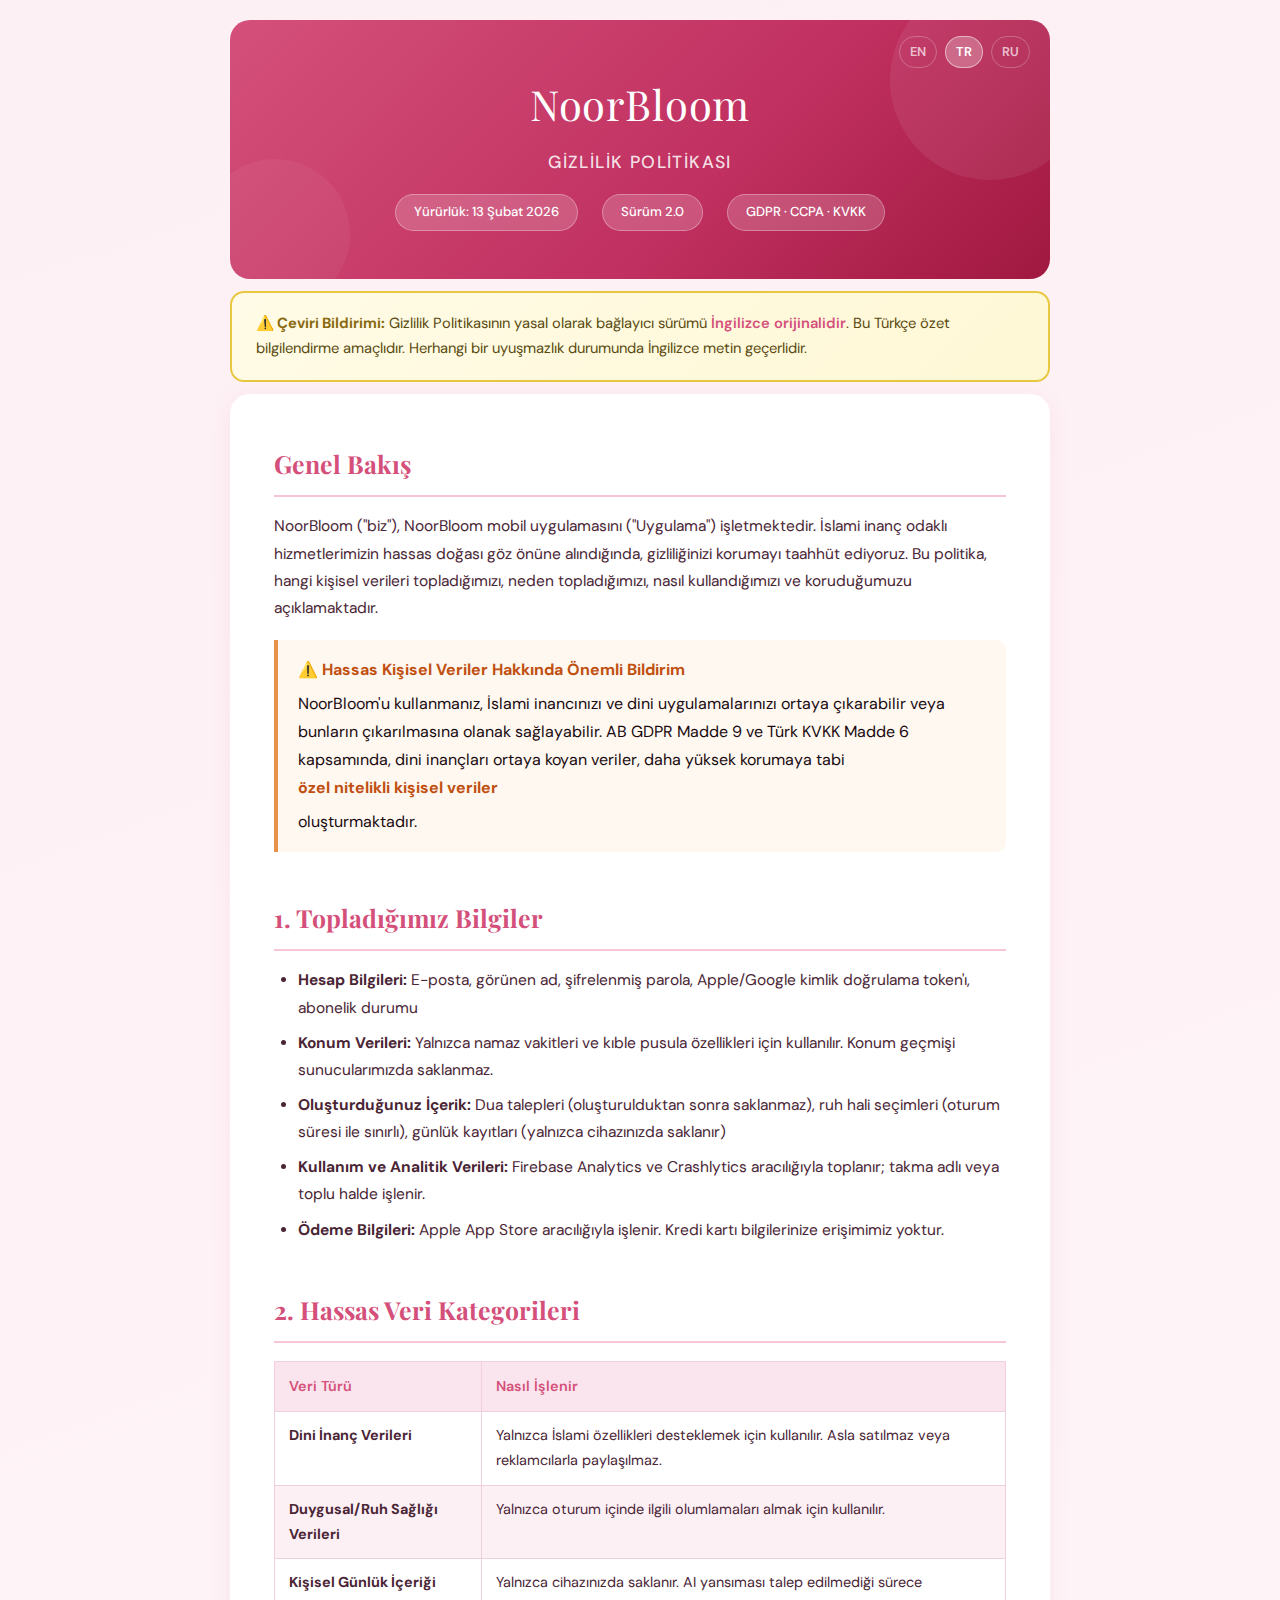
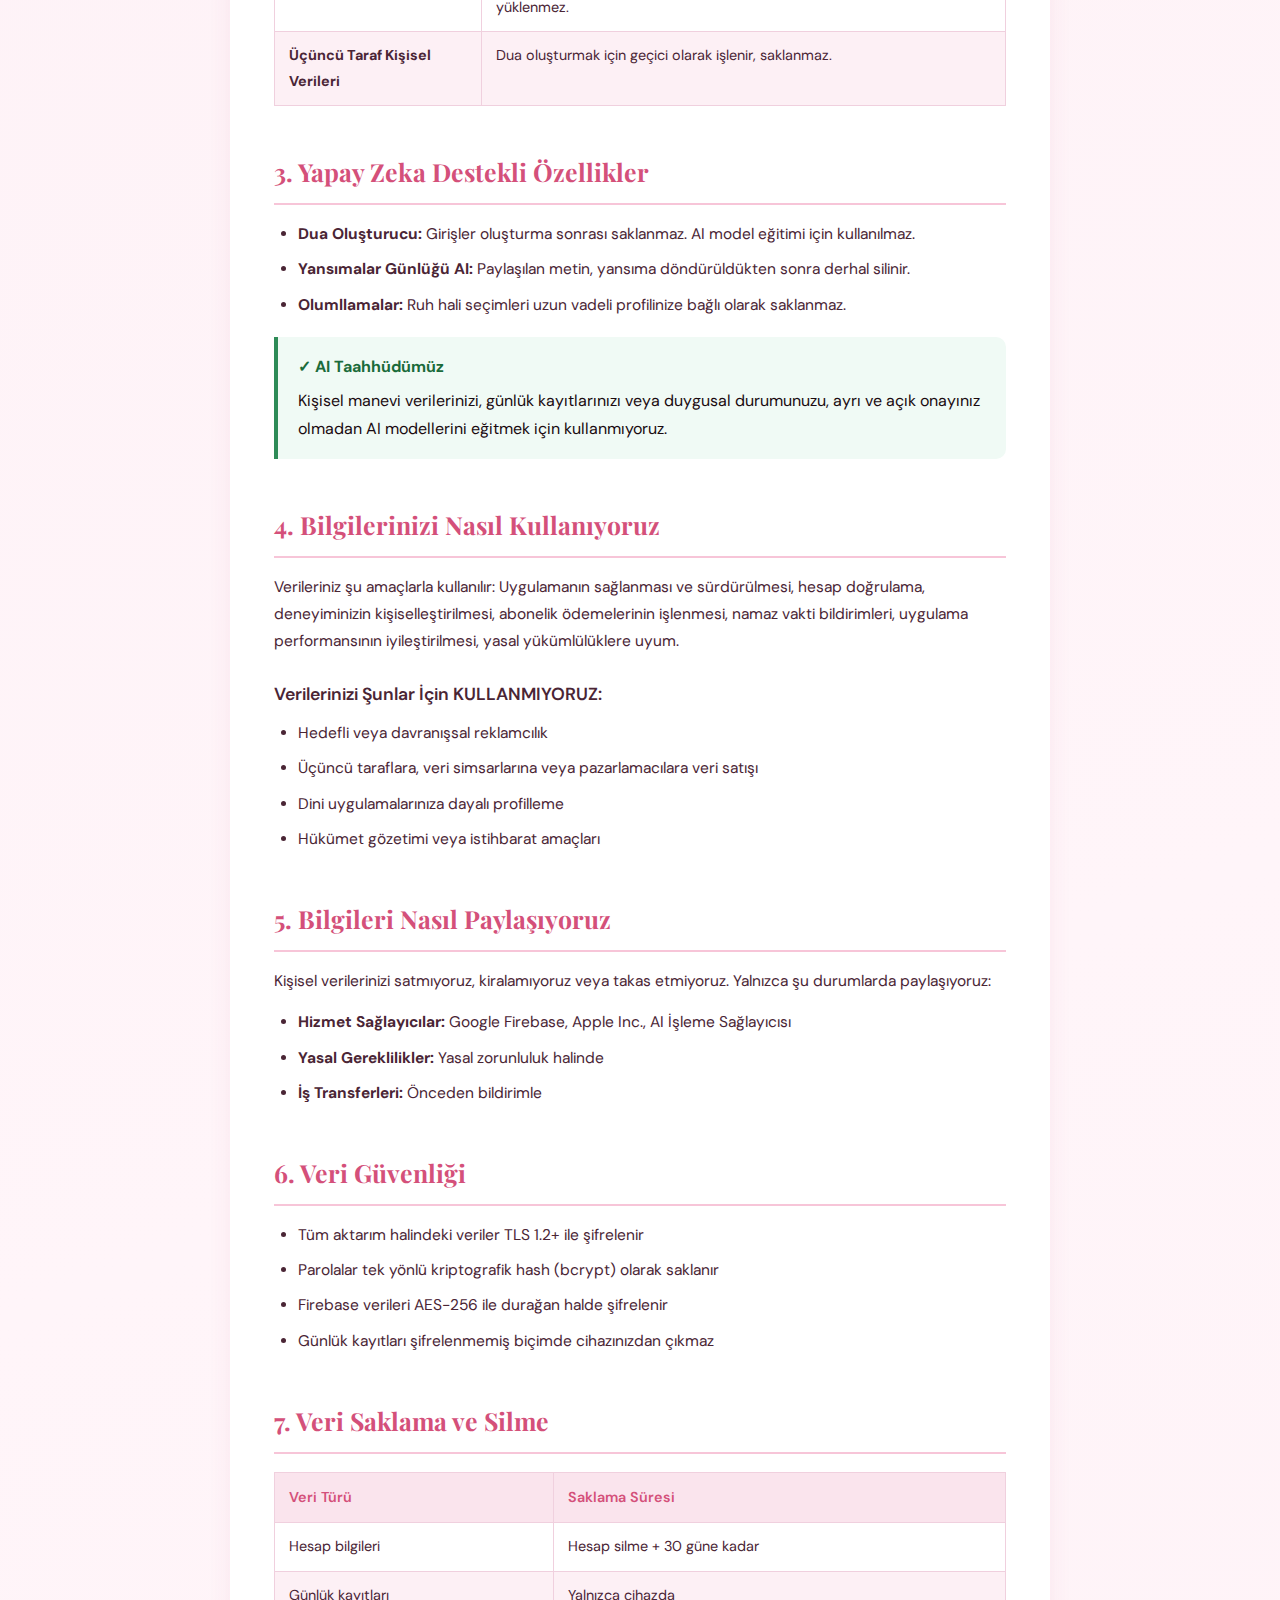
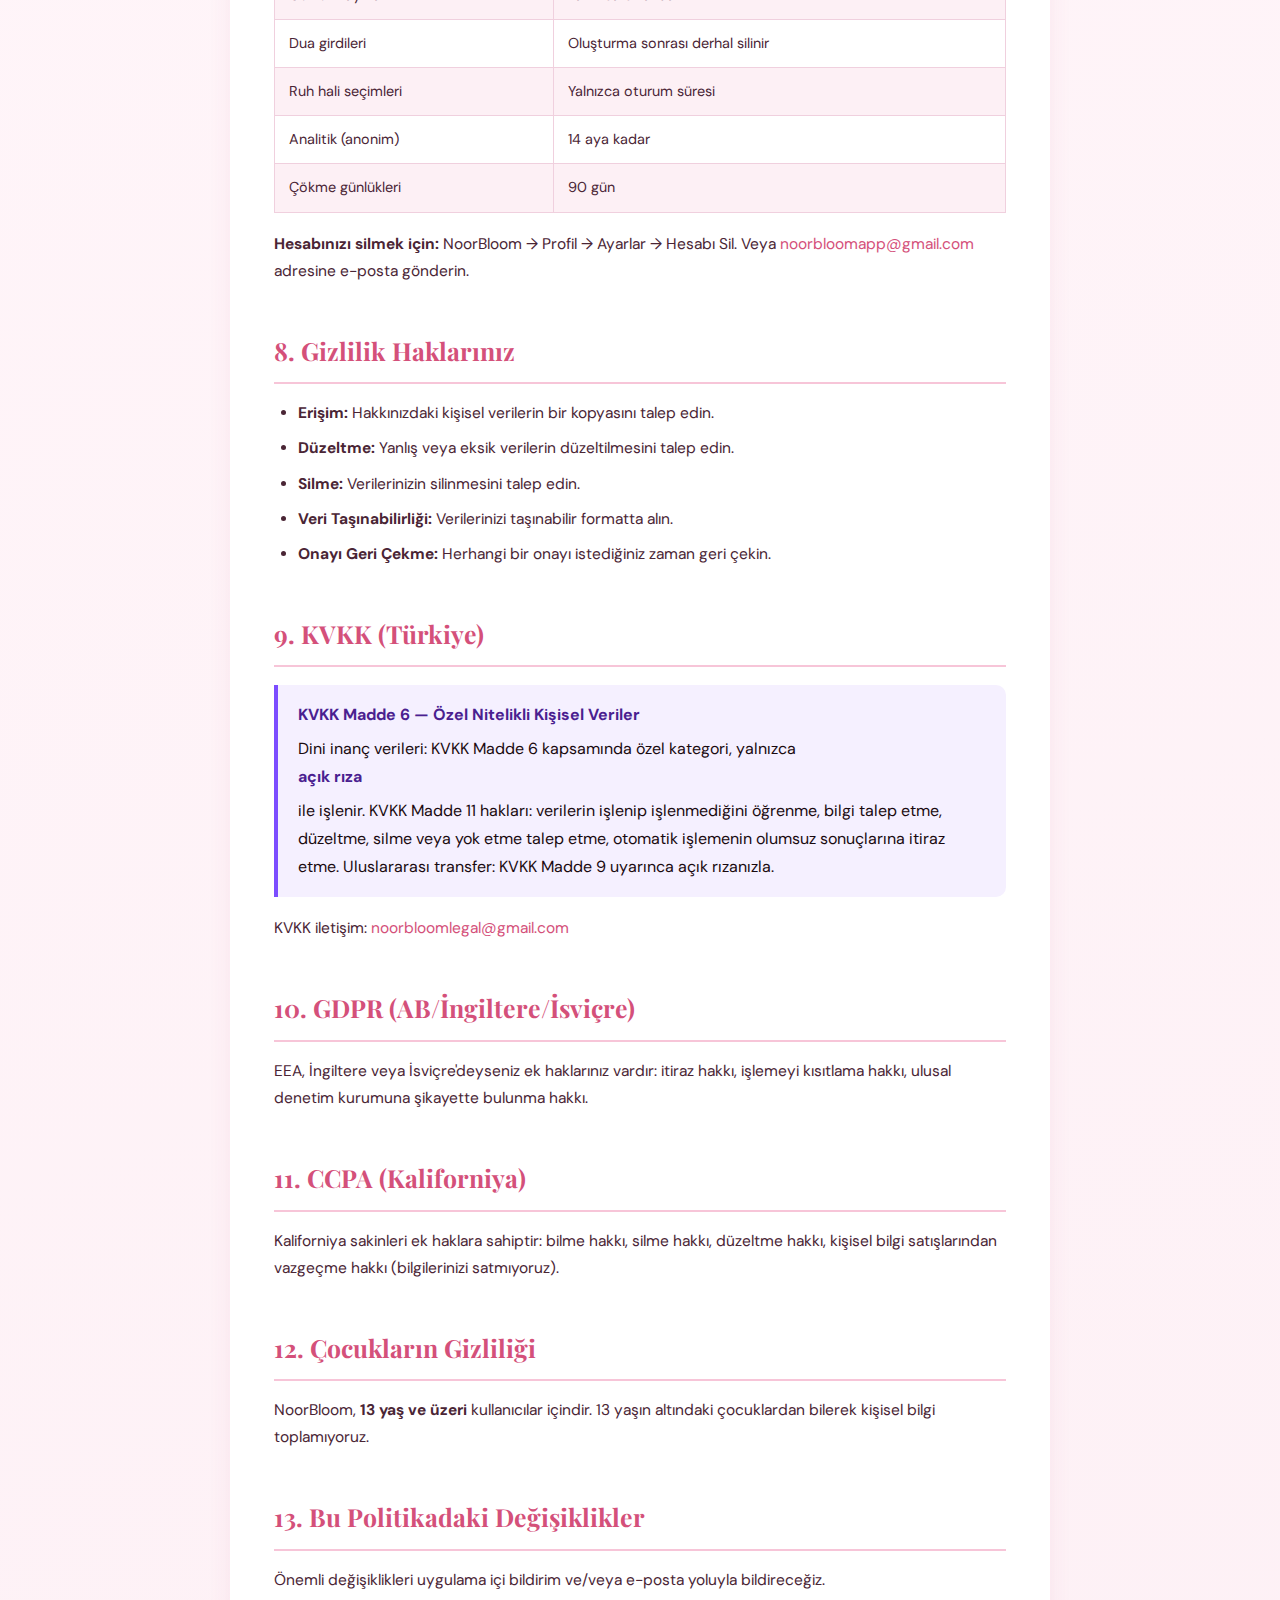
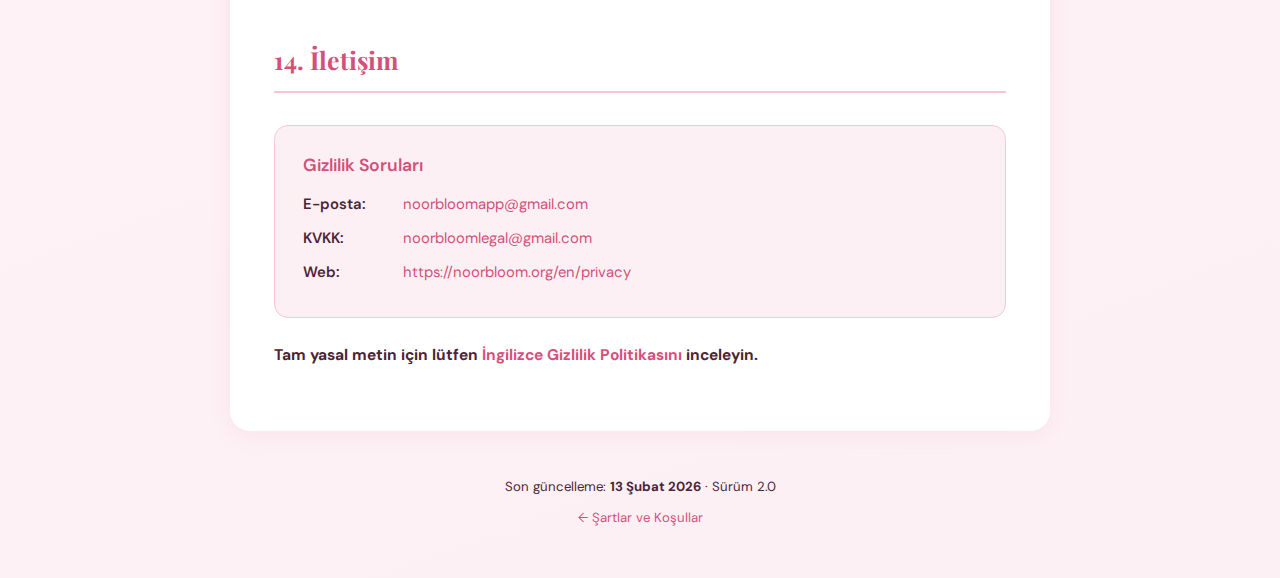
<file: tr/privacy/index.html>
<!DOCTYPE html>
<html lang="tr">
<head>
    <meta charset="UTF-8">
    <meta name="viewport" content="width=device-width, initial-scale=1.0">
    <title>NoorBloom – Gizlilik Politikası</title>

    <!-- Basic SEO -->
    <meta name="description" content="NoorBloom Gizlilik Politikası: kişisel verilerinizi (dini inançlar dahil) nasıl topladığımızı, kullandığımızı ve koruduğumuzu öğrenin. GDPR, CCPA ve KVKK uyumlu. Sürüm 2.0.">
    <meta name="robots" content="index, follow">
    <link rel="canonical" href="https://noorbloom.org/tr/privacy">

    <!-- Open Graph -->
    <meta property="og:type" content="website">
    <meta property="og:site_name" content="NoorBloom">
    <meta property="og:title" content="NoorBloom – Gizlilik Politikası">
    <meta property="og:description" content="NoorBloom kişisel verilerinizi, dini inançlarınız ve hassas bilgileriniz dahil olmak üzere nasıl koruduğunu öğrenin. GDPR, CCPA ve KVKK uyumlu.">
    <meta property="og:url" content="https://noorbloom.org/tr/privacy">
    <meta property="og:image" content="https://noorbloom.org/assets/noorbloom-og-privacy.png">
    <meta property="og:image:width" content="1200">
    <meta property="og:image:height" content="630">
    <meta property="og:locale" content="tr_TR">
    <meta property="og:locale:alternate" content="en_US">
    <meta property="og:locale:alternate" content="ru_RU">

    <!-- Twitter Card -->
    <meta name="twitter:card" content="summary_large_image">
    <meta name="twitter:title" content="NoorBloom – Gizlilik Politikası">
    <meta name="twitter:description" content="NoorBloom kişisel verilerinizi, dini inançlarınız ve hassas bilgileriniz dahil olmak üzere nasıl koruduğunu öğrenin. GDPR, CCPA ve KVKK uyumlu.">
    <meta name="twitter:image" content="https://noorbloom.org/assets/noorbloom-og-privacy.png">

    <!-- Hreflang -->
    <link rel="alternate" hreflang="en" href="https://noorbloom.org/en/privacy">
    <link rel="alternate" hreflang="tr" href="https://noorbloom.org/tr/privacy">
    <link rel="alternate" hreflang="ru" href="https://noorbloom.org/ru/privacy">
    <link rel="alternate" hreflang="x-default" href="https://noorbloom.org/en/privacy">

    <!-- Fonts & Styles -->
    <link rel="stylesheet" href="/css/language-switcher.css">
    <link href="https://fonts.googleapis.com/css2?family=Playfair+Display:wght@400;600;700&family=DM+Sans:wght@300;400;500;600&display=swap" rel="stylesheet">
    <style>
        :root {
            --rose: #d4507a;
            --rose-light: #f7c5d8;
            --rose-pale: #fdf0f5;
            --rose-soft: #fae4ed;
            --text-dark: #1a0a10;
            --text-mid: #4a2535;
            --text-light: #7a5065;
            --border: #f0d0de;
            --alert-bg: #fff8f0;
            --alert-border: #e8914a;
            --commitment-bg: #f0faf5;
            --commitment-border: #2e8b57;
            --gdpr-bg: #f5f0ff;
            --gdpr-border: #7c4dff;
        }
        * { margin: 0; padding: 0; box-sizing: border-box; }
        body {
            font-family: 'DM Sans', sans-serif;
            background: linear-gradient(160deg, #fdf0f5 0%, #fff5f9 50%, #fdf0f5 100%);
            color: var(--text-dark);
            line-height: 1.75;
            padding: 20px;
        }
        .page-wrapper { max-width: 820px; margin: 0 auto; }

        .doc-header {
            background: linear-gradient(135deg, #d4507a 0%, #c03060 60%, #a01840 100%);
            border-radius: 20px;
            padding: 48px 40px;
            margin-bottom: 12px;
            text-align: center;
            position: relative;
            overflow: hidden;
        }
        .doc-header::before {
            content: '';
            position: absolute;
            top: -40px; right: -40px;
            width: 200px; height: 200px;
            border-radius: 50%;
            background: rgba(255,255,255,0.07);
        }
        .doc-header::after {
            content: '';
            position: absolute;
            bottom: -30px; left: -30px;
            width: 150px; height: 150px;
            border-radius: 50%;
            background: rgba(255,255,255,0.05);
        }
        .app-name {
            font-family: 'Playfair Display', serif;
            font-size: 2.6em;
            color: #fff;
            letter-spacing: 0.02em;
            margin-bottom: 6px;
        }
        .doc-title {
            font-size: 1.1em;
            color: rgba(255,255,255,0.85);
            font-weight: 500;
            letter-spacing: 0.08em;
            text-transform: uppercase;
            margin-bottom: 16px;
        }
        .meta-row {
            display: flex;
            justify-content: center;
            gap: 24px;
            flex-wrap: wrap;
        }
        .meta-badge {
            background: rgba(255,255,255,0.18);
            border: 1px solid rgba(255,255,255,0.3);
            border-radius: 30px;
            padding: 6px 18px;
            font-size: 0.82em;
            color: #fff;
            font-weight: 500;
        }

        .header-lang-switcher {
            position: absolute;
            top: 16px;
            right: 20px;
            display: flex;
            gap: 8px;
            z-index: 10;
        }
        .header-lang-switcher a {
            color: rgba(255,255,255,0.7);
            text-decoration: none;
            font-size: 0.8em;
            font-weight: 600;
            padding: 4px 10px;
            border-radius: 20px;
            border: 1px solid rgba(255,255,255,0.25);
            transition: all 0.2s;
        }
        .header-lang-switcher a:hover {
            background: rgba(255,255,255,0.15);
            color: #fff;
        }
        .header-lang-switcher a.active {
            background: rgba(255,255,255,0.25);
            color: #fff;
            border-color: rgba(255,255,255,0.5);
        }

        .translation-notice {
            background: linear-gradient(135deg, #fffbe6, #fff8d6);
            border: 2px solid #e8c840;
            border-radius: 14px;
            padding: 18px 24px;
            margin-bottom: 12px;
            font-size: 0.92em;
            color: #5a4a10;
        }
        .translation-notice strong { color: #8a6a10; }
        .translation-notice a { color: var(--rose); font-weight: 600; }

        .content-card {
            background: #fff;
            border-radius: 20px;
            padding: 48px 44px;
            box-shadow: 0 4px 24px rgba(180,60,100,0.07);
            margin-bottom: 16px;
        }

        h2 {
            font-family: 'Playfair Display', serif;
            font-size: 1.55em;
            color: var(--rose);
            margin-top: 44px;
            margin-bottom: 16px;
            padding-bottom: 10px;
            border-bottom: 2px solid var(--rose-light);
        }
        h2:first-of-type { margin-top: 0; }

        h3 {
            font-family: 'DM Sans', sans-serif;
            font-size: 1.1em;
            font-weight: 600;
            color: var(--text-mid);
            margin-top: 24px;
            margin-bottom: 10px;
        }

        p { color: var(--text-mid); margin-bottom: 14px; font-size: 0.97em; }
        ul, ol { margin-left: 24px; margin-bottom: 16px; }
        li { color: var(--text-mid); margin-bottom: 8px; font-size: 0.97em; }
        a { color: var(--rose); text-decoration: none; }
        a:hover { text-decoration: underline; }

        .alert-box {
            background: var(--alert-bg);
            border-left: 4px solid var(--alert-border);
            border-radius: 0 10px 10px 0;
            padding: 16px 20px;
            margin: 18px 0;
        }
        .alert-box strong { color: #c05010; display: block; margin-bottom: 6px; }

        .commitment-box {
            background: var(--commitment-bg);
            border-left: 4px solid var(--commitment-border);
            border-radius: 0 10px 10px 0;
            padding: 16px 20px;
            margin: 18px 0;
        }
        .commitment-box strong { color: #1a6b3a; display: block; margin-bottom: 6px; }

        .gdpr-box {
            background: var(--gdpr-bg);
            border-left: 4px solid var(--gdpr-border);
            border-radius: 0 10px 10px 0;
            padding: 16px 20px;
            margin: 18px 0;
        }
        .gdpr-box strong { color: #4a2090; display: block; margin-bottom: 6px; }

        .data-table {
            width: 100%;
            border-collapse: collapse;
            margin: 18px 0;
            font-size: 0.9em;
        }
        .data-table th {
            background: var(--rose-soft);
            color: var(--rose);
            font-weight: 600;
            padding: 12px 14px;
            text-align: left;
            border: 1px solid var(--border);
        }
        .data-table td {
            padding: 11px 14px;
            border: 1px solid var(--border);
            color: var(--text-mid);
            vertical-align: top;
        }
        .data-table tr:nth-child(even) td { background: var(--rose-pale); }

        .contact-box {
            background: var(--rose-pale);
            border: 1px solid var(--rose-light);
            border-radius: 14px;
            padding: 24px 28px;
            margin-top: 32px;
        }
        .contact-box h3 { margin-top: 0; color: var(--rose); }
        .contact-row {
            display: flex;
            align-items: center;
            gap: 10px;
            margin-bottom: 8px;
            font-size: 0.93em;
            color: var(--text-mid);
        }
        .contact-label { font-weight: 600; min-width: 90px; }

        .doc-footer {
            text-align: center;
            padding: 28px;
            color: var(--text-light);
            font-size: 0.85em;
        }
        .doc-footer a { color: var(--rose); }

        @media (max-width: 640px) {
            .content-card { padding: 28px 20px; }
            .doc-header { padding: 36px 24px; }
            .app-name { font-size: 2em; }
            .meta-row { gap: 10px; }
            .header-lang-switcher { top: 10px; right: 12px; }
        }
    </style>
</head>
<body>
<div class="page-wrapper">

    <div class="doc-header">
        <nav class="header-lang-switcher" aria-label="Dil">
            <a href="/en/privacy" lang="en">EN</a>
            <a href="/tr/privacy" class="active" lang="tr">TR</a>
            <a href="/ru/privacy" lang="ru">RU</a>
        </nav>
        <div class="app-name">NoorBloom</div>
        <div class="doc-title">Gizlilik Politikası</div>
        <div class="meta-row">
            <span class="meta-badge">Yürürlük: 13 Şubat 2026</span>
            <span class="meta-badge">Sürüm 2.0</span>
            <span class="meta-badge">GDPR &#183; CCPA &#183; KVKK</span>
        </div>
    </div>

    <div class="translation-notice">
        <strong>&#9888;&#65039; Çeviri Bildirimi:</strong> Gizlilik Politikasının yasal olarak bağlayıcı sürümü <a href="/en/privacy">İngilizce orijinalidir</a>. Bu Türkçe özet bilgilendirme amaçlıdır. Herhangi bir uyuşmazlık durumunda İngilizce metin geçerlidir.
    </div>

    <div class="content-card">

        <h2>Genel Bakış</h2>
        <p>NoorBloom ("biz"), NoorBloom mobil uygulamasını ("Uygulama") işletmektedir. İslami inanç odaklı hizmetlerimizin hassas doğası göz önüne alındığında, gizliliğinizi korumayı taahhüt ediyoruz. Bu politika, hangi kişisel verileri topladığımızı, neden topladığımızı, nasıl kullandığımızı ve koruduğumuzu açıklamaktadır.</p>

        <div class="alert-box">
            <strong>&#9888;&#65039; Hassas Kişisel Veriler Hakkında Önemli Bildirim</strong>
            NoorBloom'u kullanmanız, İslami inancınızı ve dini uygulamalarınızı ortaya çıkarabilir veya bunların çıkarılmasına olanak sağlayabilir. AB GDPR Madde 9 ve Türk KVKK Madde 6 kapsamında, dini inançları ortaya koyan veriler, daha yüksek korumaya tabi <strong>özel nitelikli kişisel veriler</strong> oluşturmaktadır.
        </div>

        <h2>1. Topladığımız Bilgiler</h2>
        <ul>
            <li><strong>Hesap Bilgileri:</strong> E-posta, görünen ad, şifrelenmiş parola, Apple/Google kimlik doğrulama token'ı, abonelik durumu</li>
            <li><strong>Konum Verileri:</strong> Yalnızca namaz vakitleri ve kıble pusula özellikleri için kullanılır. Konum geçmişi sunucularımızda saklanmaz.</li>
            <li><strong>Oluşturduğunuz İçerik:</strong> Dua talepleri (oluşturulduktan sonra saklanmaz), ruh hali seçimleri (oturum süresi ile sınırlı), günlük kayıtları (yalnızca cihazınızda saklanır)</li>
            <li><strong>Kullanım ve Analitik Verileri:</strong> Firebase Analytics ve Crashlytics aracılığıyla toplanır; takma adlı veya toplu halde işlenir.</li>
            <li><strong>Ödeme Bilgileri:</strong> Apple App Store aracılığıyla işlenir. Kredi kartı bilgilerinize erişimimiz yoktur.</li>
        </ul>

        <h2>2. Hassas Veri Kategorileri</h2>
        <table class="data-table">
            <thead><tr><th>Veri Türü</th><th>Nasıl İşlenir</th></tr></thead>
            <tbody>
                <tr><td><strong>Dini İnanç Verileri</strong></td><td>Yalnızca İslami özellikleri desteklemek için kullanılır. Asla satılmaz veya reklamcılarla paylaşılmaz.</td></tr>
                <tr><td><strong>Duygusal/Ruh Sağlığı Verileri</strong></td><td>Yalnızca oturum içinde ilgili olumlamaları almak için kullanılır.</td></tr>
                <tr><td><strong>Kişisel Günlük İçeriği</strong></td><td>Yalnızca cihazınızda saklanır. AI yansıması talep edilmediği sürece yüklenmez.</td></tr>
                <tr><td><strong>Üçüncü Taraf Kişisel Verileri</strong></td><td>Dua oluşturmak için geçici olarak işlenir, saklanmaz.</td></tr>
            </tbody>
        </table>

        <h2>3. Yapay Zeka Destekli Özellikler</h2>
        <ul>
            <li><strong>Dua Oluşturucu:</strong> Girişler oluşturma sonrası saklanmaz. AI model eğitimi için kullanılmaz.</li>
            <li><strong>Yansımalar Günlüğü AI:</strong> Paylaşılan metin, yansıma döndürüldükten sonra derhal silinir.</li>
            <li><strong>Olumllamalar:</strong> Ruh hali seçimleri uzun vadeli profilinize bağlı olarak saklanmaz.</li>
        </ul>
        <div class="commitment-box">
            <strong>&#10003; AI Taahhüdümüz</strong>
            Kişisel manevi verilerinizi, günlük kayıtlarınızı veya duygusal durumunuzu, ayrı ve açık onayınız olmadan AI modellerini eğitmek için kullanmıyoruz.
        </div>

        <h2>4. Bilgilerinizi Nasıl Kullanıyoruz</h2>
        <p>Verileriniz şu amaçlarla kullanılır: Uygulamanın sağlanması ve sürdürülmesi, hesap doğrulama, deneyiminizin kişiselleştirilmesi, abonelik ödemelerinin işlenmesi, namaz vakti bildirimleri, uygulama performansının iyileştirilmesi, yasal yükümlülüklere uyum.</p>
        <h3>Verilerinizi Şunlar İçin KULLANMIYORUZ:</h3>
        <ul>
            <li>Hedefli veya davranışsal reklamcılık</li>
            <li>Üçüncü taraflara, veri simsarlarına veya pazarlamacılara veri satışı</li>
            <li>Dini uygulamalarınıza dayalı profilleme</li>
            <li>Hükümet gözetimi veya istihbarat amaçları</li>
        </ul>

        <h2>5. Bilgileri Nasıl Paylaşıyoruz</h2>
        <p>Kişisel verilerinizi satmıyoruz, kiralamıyoruz veya takas etmiyoruz. Yalnızca şu durumlarda paylaşıyoruz:</p>
        <ul>
            <li><strong>Hizmet Sağlayıcılar:</strong> Google Firebase, Apple Inc., AI İşleme Sağlayıcısı</li>
            <li><strong>Yasal Gereklilikler:</strong> Yasal zorunluluk halinde</li>
            <li><strong>İş Transferleri:</strong> Önceden bildirimle</li>
        </ul>

        <h2>6. Veri Güvenliği</h2>
        <ul>
            <li>Tüm aktarım halindeki veriler TLS 1.2+ ile şifrelenir</li>
            <li>Parolalar tek yönlü kriptografik hash (bcrypt) olarak saklanır</li>
            <li>Firebase verileri AES-256 ile durağan halde şifrelenir</li>
            <li>Günlük kayıtları şifrelenmemiş biçimde cihazınızdan çıkmaz</li>
        </ul>

        <h2>7. Veri Saklama ve Silme</h2>
        <table class="data-table">
            <thead><tr><th>Veri Türü</th><th>Saklama Süresi</th></tr></thead>
            <tbody>
                <tr><td>Hesap bilgileri</td><td>Hesap silme + 30 güne kadar</td></tr>
                <tr><td>Günlük kayıtları</td><td>Yalnızca cihazda</td></tr>
                <tr><td>Dua girdileri</td><td>Oluşturma sonrası derhal silinir</td></tr>
                <tr><td>Ruh hali seçimleri</td><td>Yalnızca oturum süresi</td></tr>
                <tr><td>Analitik (anonim)</td><td>14 aya kadar</td></tr>
                <tr><td>Çökme günlükleri</td><td>90 gün</td></tr>
            </tbody>
        </table>
        <p><strong>Hesabınızı silmek için:</strong> NoorBloom &#8594; Profil &#8594; Ayarlar &#8594; Hesabı Sil. Veya <a href="mailto:noorbloomapp@gmail.com">noorbloomapp@gmail.com</a> adresine e-posta gönderin.</p>

        <h2>8. Gizlilik Haklarınız</h2>
        <ul>
            <li><strong>Erişim:</strong> Hakkınızdaki kişisel verilerin bir kopyasını talep edin.</li>
            <li><strong>Düzeltme:</strong> Yanlış veya eksik verilerin düzeltilmesini talep edin.</li>
            <li><strong>Silme:</strong> Verilerinizin silinmesini talep edin.</li>
            <li><strong>Veri Taşınabilirliği:</strong> Verilerinizi taşınabilir formatta alın.</li>
            <li><strong>Onayı Geri Çekme:</strong> Herhangi bir onayı istediğiniz zaman geri çekin.</li>
        </ul>

        <h2>9. KVKK (Türkiye)</h2>
        <div class="gdpr-box">
            <strong>KVKK Madde 6 &#8212; Özel Nitelikli Kişisel Veriler</strong>
            Dini inanç verileri: KVKK Madde 6 kapsamında özel kategori, yalnızca <strong>açık rıza</strong> ile işlenir. KVKK Madde 11 hakları: verilerin işlenip işlenmediğini öğrenme, bilgi talep etme, düzeltme, silme veya yok etme talep etme, otomatik işlemenin olumsuz sonuçlarına itiraz etme. Uluslararası transfer: KVKK Madde 9 uyarınca açık rızanızla.
        </div>
        <p>KVKK iletişim: <a href="mailto:noorbloomlegal@gmail.com">noorbloomlegal@gmail.com</a></p>

        <h2>10. GDPR (AB/İngiltere/İsviçre)</h2>
        <p>EEA, İngiltere veya İsviçre'deyseniz ek haklarınız vardır: itiraz hakkı, işlemeyi kısıtlama hakkı, ulusal denetim kurumuna şikayette bulunma hakkı.</p>

        <h2>11. CCPA (Kaliforniya)</h2>
        <p>Kaliforniya sakinleri ek haklara sahiptir: bilme hakkı, silme hakkı, düzeltme hakkı, kişisel bilgi satışlarından vazgeçme hakkı (bilgilerinizi satmıyoruz).</p>

        <h2>12. Çocukların Gizliliği</h2>
        <p>NoorBloom, <strong>13 yaş ve üzeri</strong> kullanıcılar içindir. 13 yaşın altındaki çocuklardan bilerek kişisel bilgi toplamıyoruz.</p>

        <h2>13. Bu Politikadaki Değişiklikler</h2>
        <p>Önemli değişiklikleri uygulama içi bildirim ve/veya e-posta yoluyla bildireceğiz.</p>

        <h2>14. İletişim</h2>
        <div class="contact-box">
            <h3>Gizlilik Soruları</h3>
            <div class="contact-row"><span class="contact-label">E-posta:</span> <a href="mailto:noorbloomapp@gmail.com">noorbloomapp@gmail.com</a></div>
            <div class="contact-row"><span class="contact-label">KVKK:</span> <a href="mailto:noorbloomlegal@gmail.com">noorbloomlegal@gmail.com</a></div>
            <div class="contact-row"><span class="contact-label">Web:</span> <a href="https://noorbloom.org/en/privacy">https://noorbloom.org/en/privacy</a></div>
        </div>

        <p style="margin-top: 24px;"><strong>Tam yasal metin için lütfen <a href="/en/privacy">İngilizce Gizlilik Politikasını</a> inceleyin.</strong></p>
    </div>

    <div class="doc-footer">
        <p style="margin:0;">Son güncelleme: <strong>13 Şubat 2026</strong> &#183; Sürüm 2.0</p>
        <p style="margin:8px 0 0 0;"><a href="/tr/terms">&#8592; Şartlar ve Koşullar</a></p>
    </div>

</div>

<script>
(function() {
    window.noorbloomPrivacyStaticLoaded = true;
    var contentCheck = setTimeout(function() {
        var wrapper = document.querySelector('.page-wrapper');
        if (wrapper && wrapper.innerText.trim().length < 200) {
            window.location.reload();
        }
    }, 5000);
    window.__noorbloomFallbackTimer = contentCheck;
})();
</script>
</body>
</html>
</file>
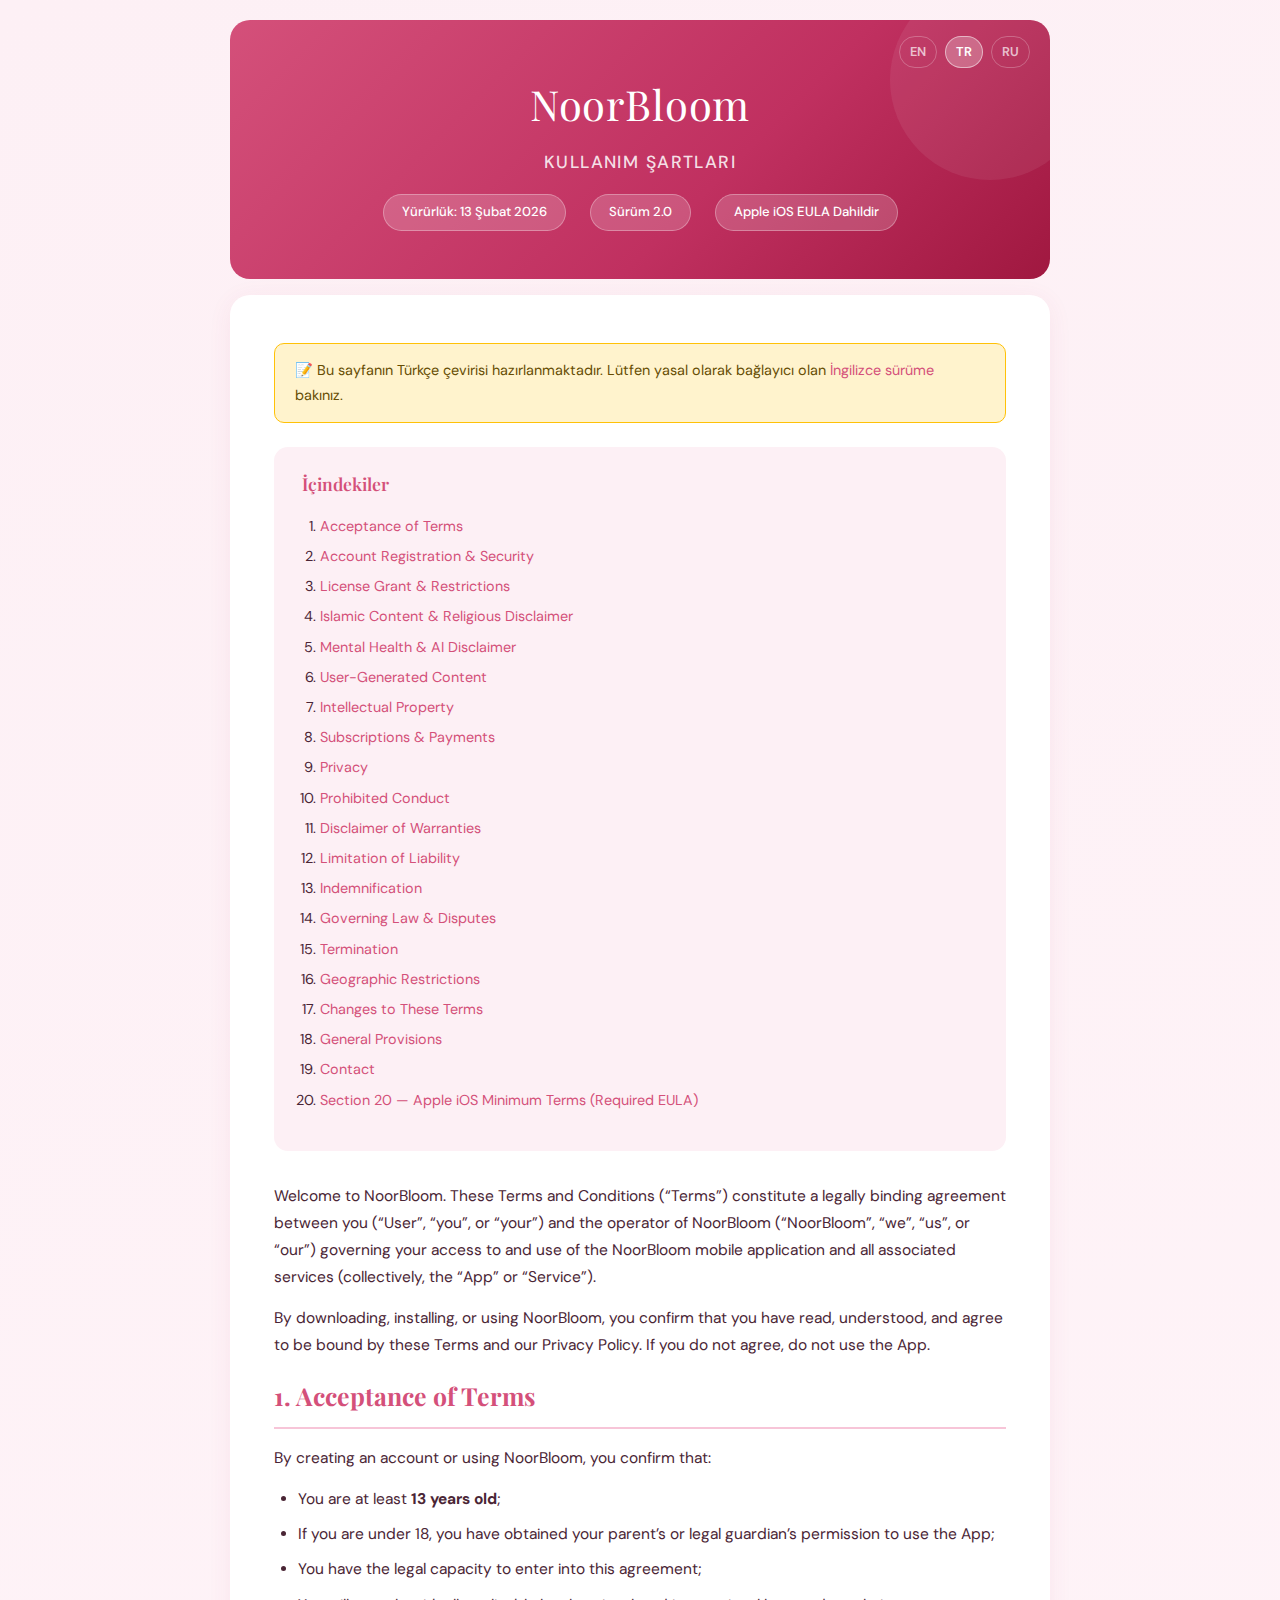
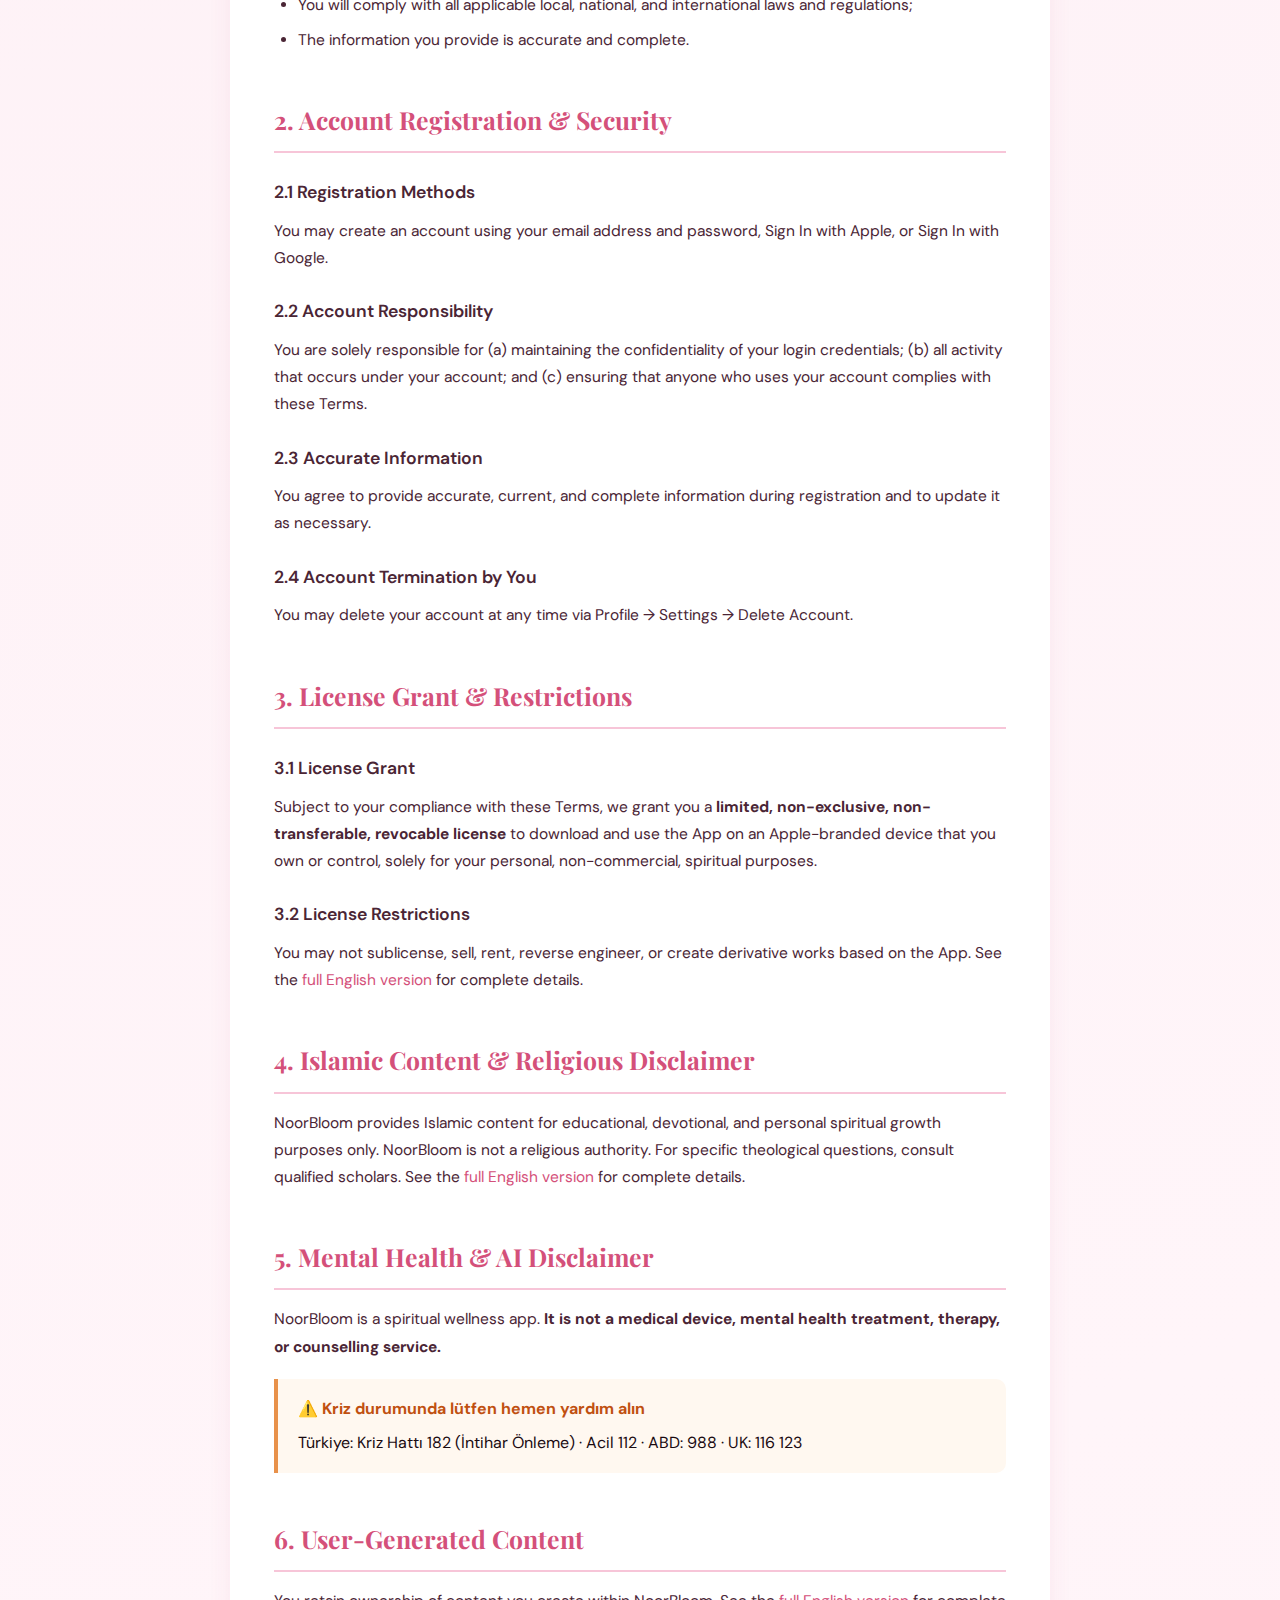
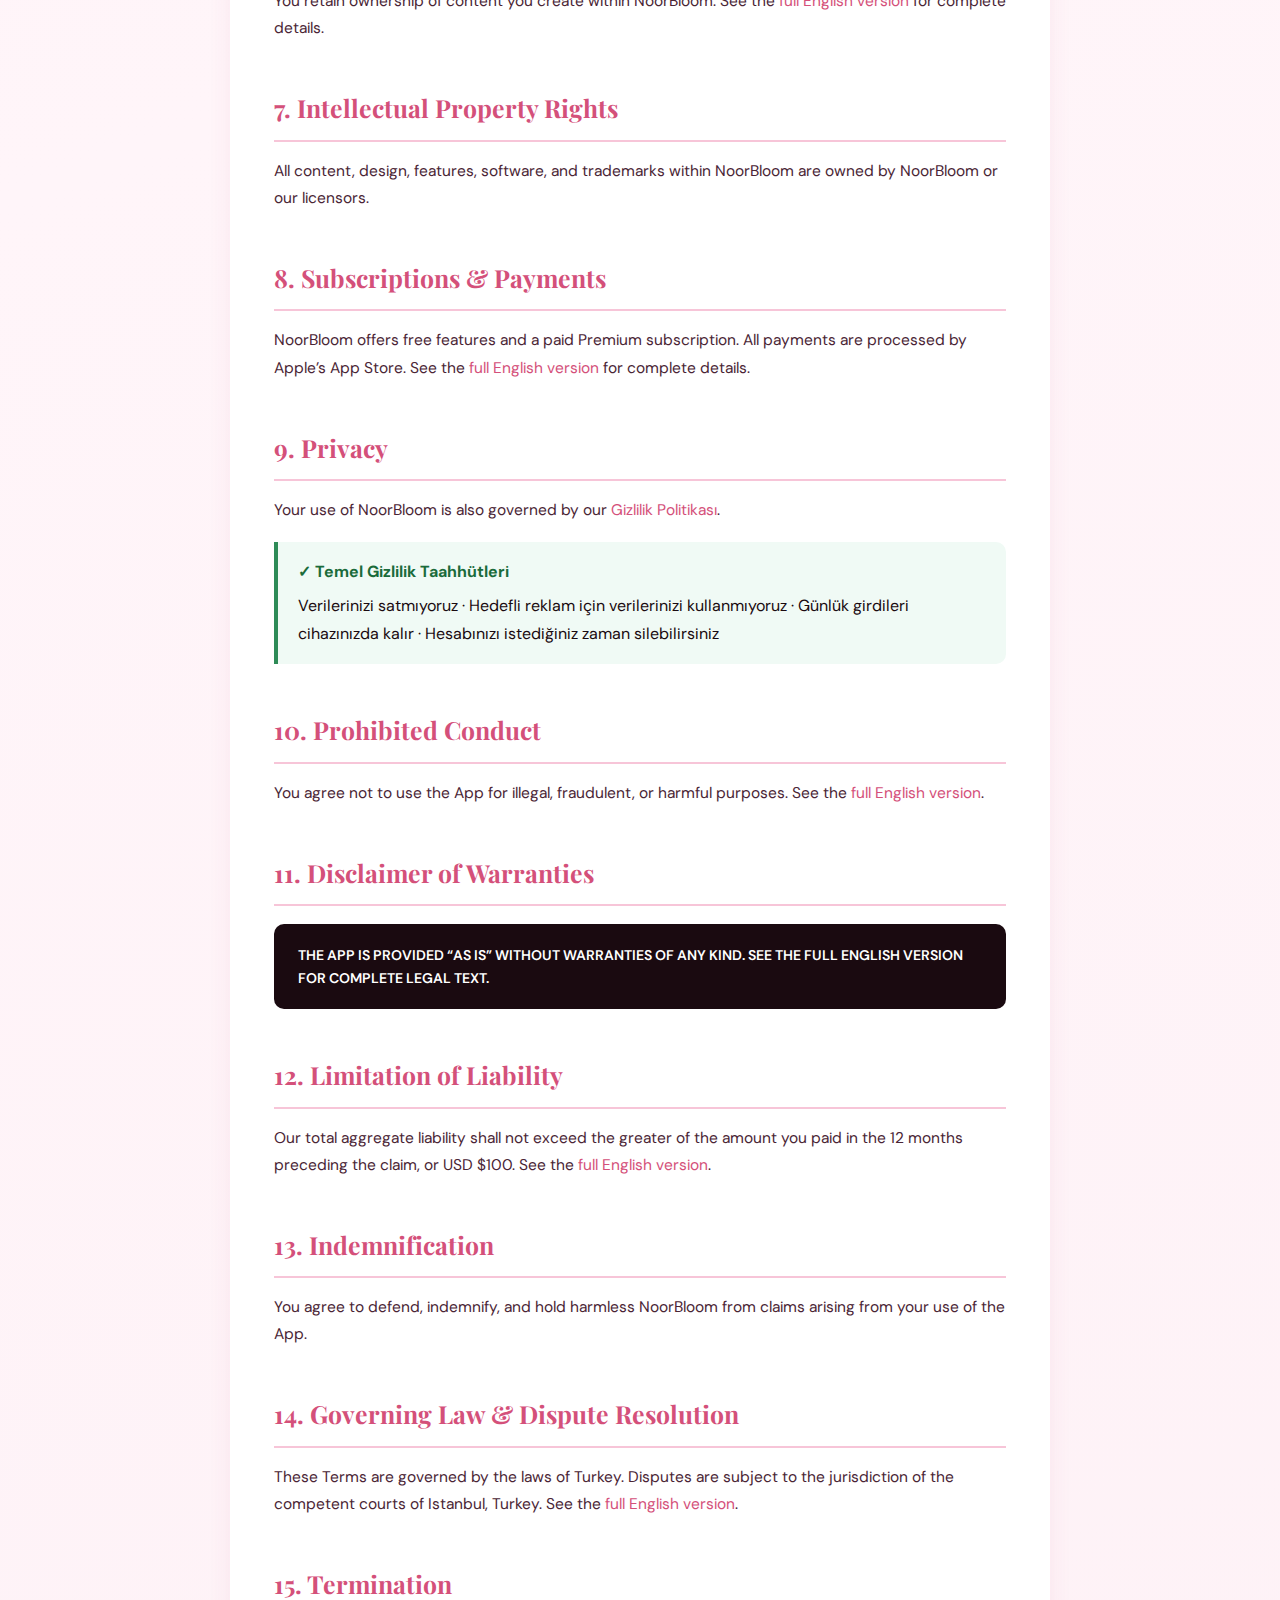
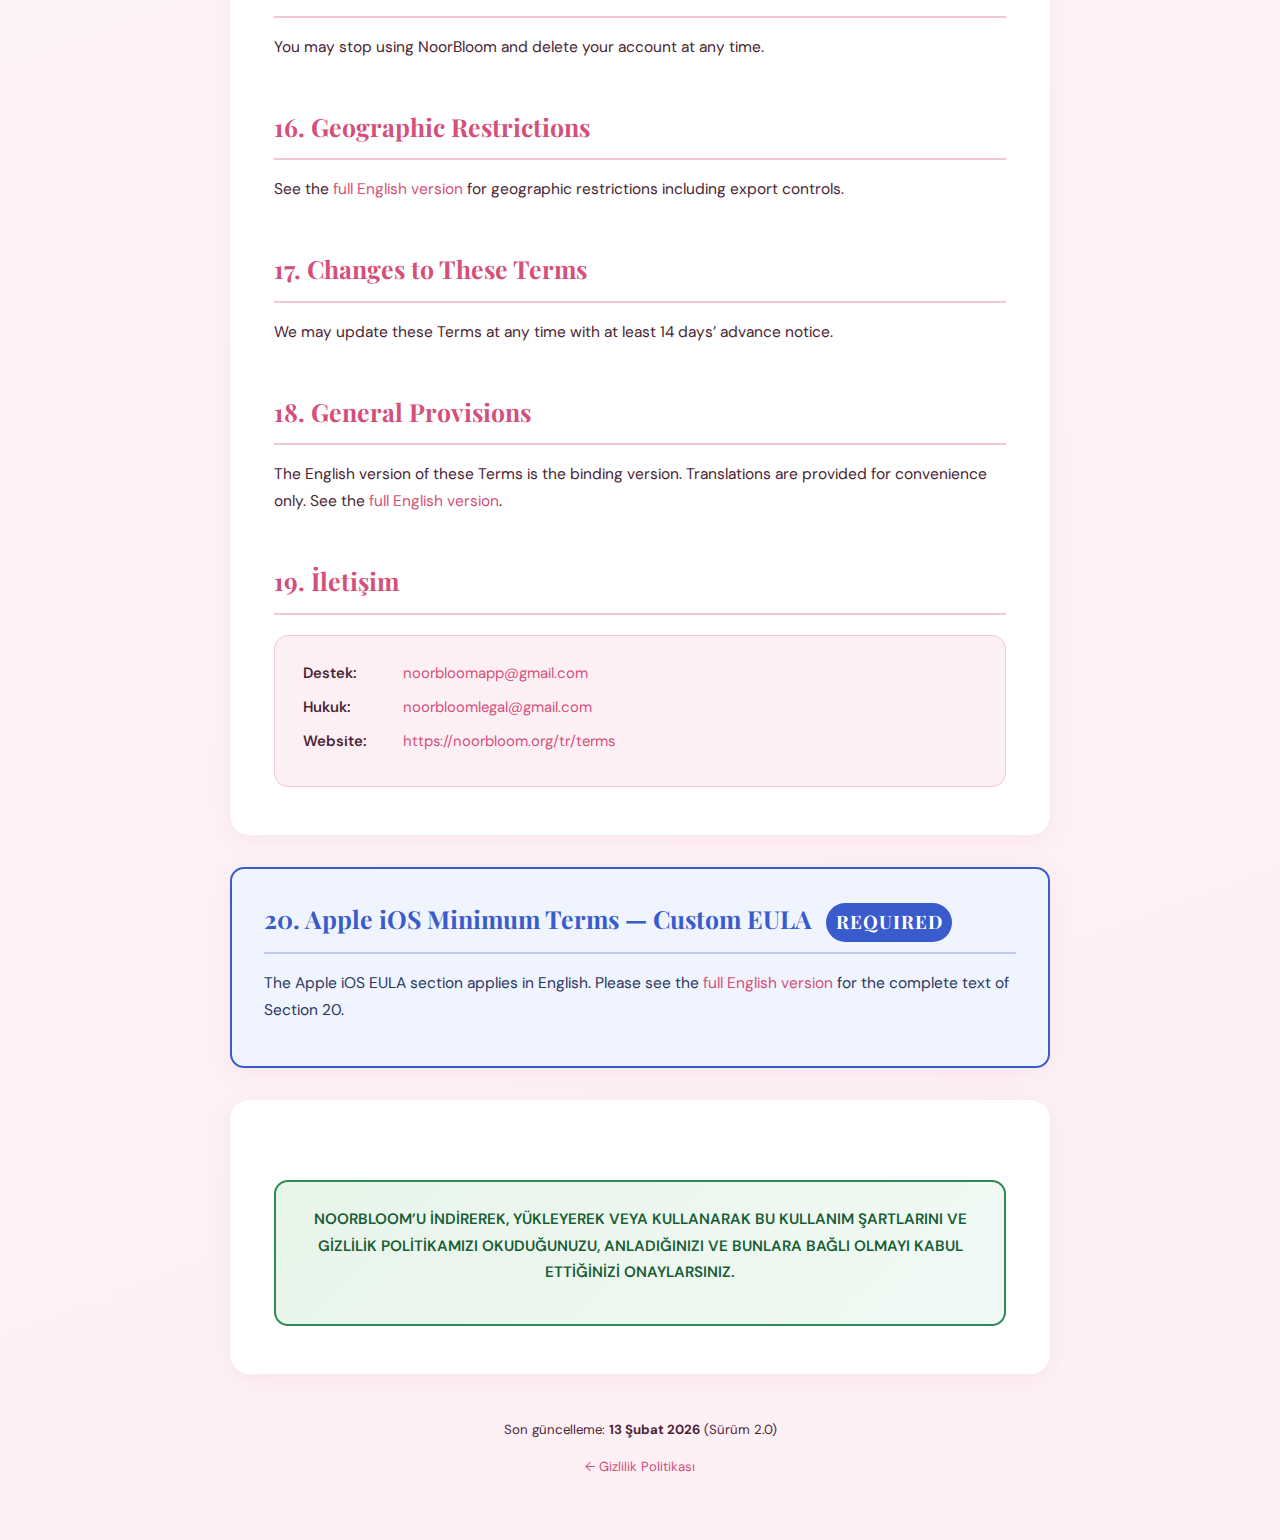
<file: tr/terms/index.html>
<!DOCTYPE html>
<html lang="tr">
<head>
    <meta charset="UTF-8">
    <meta name="viewport" content="width=device-width, initial-scale=1.0">
    <title>NoorBloom – Kullanım Şartları</title>

    <!-- Basic SEO -->
    <meta name="description" content="NoorBloom Kullanım Şartları: hesap kaydı, abonelikler, içerik kuralları, İslami içerik açıklamaları, Apple iOS EULA ve daha fazlası. Yürürlük tarihi: 13 Şubat 2026 – Sürüm 2.0.">
    <meta name="robots" content="index, follow">
    <link rel="canonical" href="https://noorbloom.org/tr/terms">

    <!-- Open Graph -->
    <meta property="og:type" content="website">
    <meta property="og:site_name" content="NoorBloom">
    <meta property="og:title" content="NoorBloom – Kullanım Şartları">
    <meta property="og:description" content="NoorBloom Kullanım Şartları: hesap kaydı, abonelikler, İslami içerik açıklamaları ve Apple iOS EULA. Sürüm 2.0 – 13 Şubat 2026.">
    <meta property="og:url" content="https://noorbloom.org/tr/terms">
    <meta property="og:image" content="https://noorbloom.org/assets/noorbloom-og-terms.png">
    <meta property="og:image:width" content="1200">
    <meta property="og:image:height" content="630">
    <meta property="og:locale" content="tr_TR">
    <meta property="og:locale:alternate" content="en_US">
    <meta property="og:locale:alternate" content="ru_RU">

    <!-- Twitter Card -->
    <meta name="twitter:card" content="summary_large_image">
    <meta name="twitter:title" content="NoorBloom – Kullanım Şartları">
    <meta name="twitter:description" content="NoorBloom Kullanım Şartları: hesap kaydı, abonelikler, İslami içerik açıklamaları ve Apple iOS EULA.">
    <meta name="twitter:image" content="https://noorbloom.org/assets/noorbloom-og-terms.png">

    <!-- Hreflang -->
    <link rel="alternate" hreflang="en" href="https://noorbloom.org/en/terms">
    <link rel="alternate" hreflang="tr" href="https://noorbloom.org/tr/terms">
    <link rel="alternate" hreflang="ru" href="https://noorbloom.org/ru/terms">
    <link rel="alternate" hreflang="x-default" href="https://noorbloom.org/en/terms">

    <!-- Fonts & Styles -->
    <link rel="stylesheet" href="/css/language-switcher.css">
    <link href="https://fonts.googleapis.com/css2?family=Playfair+Display:wght@400;600;700&family=DM+Sans:wght@300;400;500;600&display=swap" rel="stylesheet">
    <style>
        :root {
            --rose: #d4507a;
            --rose-light: #f7c5d8;
            --rose-pale: #fdf0f5;
            --rose-soft: #fae4ed;
            --text-dark: #1a0a10;
            --text-mid: #4a2535;
            --text-light: #7a5065;
            --border: #f0d0de;
            --alert-bg: #fff8f0;
            --alert-border: #e8914a;
            --commitment-bg: #f0faf5;
            --commitment-border: #2e8b57;
            --apple-bg: #f0f4ff;
            --apple-border: #3a5bcc;
            --caps-bg: #1a0a10;
            --caps-text: #fff;
        }

        * { margin: 0; padding: 0; box-sizing: border-box; }

        body {
            font-family: 'DM Sans', sans-serif;
            background: linear-gradient(160deg, #fdf0f5 0%, #fff5f9 50%, #fdf0f5 100%);
            color: var(--text-dark);
            line-height: 1.75;
            padding: 20px;
        }

        .page-wrapper { max-width: 820px; margin: 0 auto; }

        .doc-header {
            background: linear-gradient(135deg, #d4507a 0%, #c03060 60%, #a01840 100%);
            border-radius: 20px; padding: 48px 40px; margin-bottom: 16px;
            text-align: center; position: relative; overflow: hidden;
        }
        .doc-header::before {
            content: ''; position: absolute; top: -40px; right: -40px;
            width: 200px; height: 200px; border-radius: 50%; background: rgba(255,255,255,0.07);
        }
        .app-name { font-family: 'Playfair Display', serif; font-size: 2.6em; color: #fff; letter-spacing: 0.02em; margin-bottom: 6px; }
        .doc-title { font-size: 1.1em; color: rgba(255,255,255,0.85); font-weight: 500; letter-spacing: 0.08em; text-transform: uppercase; margin-bottom: 16px; }
        .meta-row { display: flex; justify-content: center; gap: 24px; flex-wrap: wrap; }
        .meta-badge { background: rgba(255,255,255,0.18); border: 1px solid rgba(255,255,255,0.3); border-radius: 30px; padding: 6px 18px; font-size: 0.82em; color: #fff; font-weight: 500; }

        .header-lang-switcher { position: absolute; top: 16px; right: 20px; display: flex; gap: 8px; z-index: 10; }
        .header-lang-switcher a { color: rgba(255,255,255,0.7); text-decoration: none; font-size: 0.8em; font-weight: 600; padding: 4px 10px; border-radius: 20px; border: 1px solid rgba(255,255,255,0.25); transition: all 0.2s; }
        .header-lang-switcher a:hover { background: rgba(255,255,255,0.15); color: #fff; }
        .header-lang-switcher a.active { background: rgba(255,255,255,0.25); color: #fff; border-color: rgba(255,255,255,0.5); }

        .content-card { background: #fff; border-radius: 20px; padding: 48px 44px; box-shadow: 0 4px 24px rgba(180,60,100,0.07); margin-bottom: 16px; }

        h2 { font-family: 'Playfair Display', serif; font-size: 1.55em; color: var(--rose); margin-top: 44px; margin-bottom: 16px; padding-bottom: 10px; border-bottom: 2px solid var(--rose-light); }
        h2:first-of-type { margin-top: 0; }
        h3 { font-family: 'DM Sans', sans-serif; font-size: 1.1em; font-weight: 600; color: var(--text-mid); margin-top: 24px; margin-bottom: 10px; }
        p { color: var(--text-mid); margin-bottom: 14px; font-size: 0.97em; }
        ul, ol { margin-left: 24px; margin-bottom: 16px; }
        li { color: var(--text-mid); margin-bottom: 8px; font-size: 0.97em; }
        a { color: var(--rose); text-decoration: none; }
        a:hover { text-decoration: underline; }

        .alert-box { background: var(--alert-bg); border-left: 4px solid var(--alert-border); border-radius: 0 10px 10px 0; padding: 16px 20px; margin: 18px 0; }
        .alert-box strong { color: #c05010; display: block; margin-bottom: 6px; }
        .commitment-box { background: var(--commitment-bg); border-left: 4px solid var(--commitment-border); border-radius: 0 10px 10px 0; padding: 16px 20px; margin: 18px 0; }
        .commitment-box strong { color: #1a6b3a; display: block; margin-bottom: 6px; }

        .apple-section { background: var(--apple-bg); border: 2px solid var(--apple-border); border-radius: 14px; padding: 28px 32px; margin: 32px 0; }
        .apple-section h2 { color: var(--apple-border); border-bottom-color: #c0ccee; margin-top: 0; }
        .apple-section h3 { color: #2a4aaa; }
        .apple-section p, .apple-section li { color: #2a3860; }
        .apple-badge { display: inline-block; background: #3a5bcc; color: #fff; font-size: 0.75em; font-weight: 700; padding: 3px 10px; border-radius: 20px; margin-left: 8px; vertical-align: middle; letter-spacing: 0.05em; }

        .caps-block { background: var(--caps-bg); color: var(--caps-text); border-radius: 10px; padding: 20px 24px; margin: 18px 0; font-size: 0.88em; font-weight: 600; line-height: 1.6; }

        .acceptance-box { background: linear-gradient(135deg, #e8f5e9, #f0faf5); border: 2px solid #2e8b57; border-radius: 14px; padding: 24px 28px; text-align: center; margin-top: 32px; }
        .acceptance-box p { font-weight: 600; color: #1a5c35; font-size: 0.95em; }

        .contact-box { background: var(--rose-pale); border: 1px solid var(--rose-light); border-radius: 14px; padding: 24px 28px; margin-top: 20px; }
        .contact-row { display: flex; align-items: flex-start; gap: 10px; margin-bottom: 8px; font-size: 0.93em; color: var(--text-mid); }
        .contact-label { font-weight: 600; min-width: 90px; }

        .toc { background: var(--rose-pale); border-radius: 14px; padding: 22px 28px; margin-bottom: 32px; }
        .toc h3 { color: var(--rose); margin-top: 0; margin-bottom: 14px; font-family: 'Playfair Display', serif; }
        .toc ol { margin-left: 18px; }
        .toc li { margin-bottom: 5px; font-size: 0.9em; }

        .doc-footer { text-align: center; padding: 28px; color: var(--text-light); font-size: 0.85em; }
        .doc-footer a { color: var(--rose); }

        .lang-notice { background: #fff3cd; border: 1px solid #ffc107; border-radius: 10px; padding: 14px 20px; margin-bottom: 24px; font-size: 0.9em; color: #664d03; }

        @media (max-width: 640px) {
            .content-card { padding: 28px 20px; }
            .doc-header { padding: 36px 24px; }
            .app-name { font-size: 2em; }
            .apple-section { padding: 22px 18px; }
            .header-lang-switcher { top: 10px; right: 12px; }
        }
    </style>
</head>
<body>
<div class="page-wrapper">

    <div class="doc-header">
        <nav class="header-lang-switcher" aria-label="Dil">
            <a href="/en/terms" lang="en">EN</a>
            <a href="/tr/terms" class="active" lang="tr">TR</a>
            <a href="/ru/terms" lang="ru">RU</a>
        </nav>
        <div class="app-name">NoorBloom</div>
        <div class="doc-title">Kullanım Şartları</div>
        <div class="meta-row">
            <span class="meta-badge">Yürürlük: 13 Şubat 2026</span>
            <span class="meta-badge">Sürüm 2.0</span>
            <span class="meta-badge">Apple iOS EULA Dahildir</span>
        </div>
    </div>

    <div class="content-card">

        <div class="lang-notice">
            &#128221; Bu sayfanın Türkçe çevirisi hazırlanmaktadır. Lütfen yasal olarak bağlayıcı olan <a href="/en/terms">İngilizce sürüme</a> bakınız.
        </div>

        <div class="toc">
            <h3>İçindekiler</h3>
            <ol>
                <li><a href="#acceptance">Acceptance of Terms</a></li>
                <li><a href="#account">Account Registration &amp; Security</a></li>
                <li><a href="#license">License Grant &amp; Restrictions</a></li>
                <li><a href="#islamic">Islamic Content &amp; Religious Disclaimer</a></li>
                <li><a href="#mental">Mental Health &amp; AI Disclaimer</a></li>
                <li><a href="#ugc">User-Generated Content</a></li>
                <li><a href="#ip">Intellectual Property</a></li>
                <li><a href="#subscriptions">Subscriptions &amp; Payments</a></li>
                <li><a href="#privacy">Privacy</a></li>
                <li><a href="#prohibited">Prohibited Conduct</a></li>
                <li><a href="#warranty">Disclaimer of Warranties</a></li>
                <li><a href="#liability">Limitation of Liability</a></li>
                <li><a href="#indemnity">Indemnification</a></li>
                <li><a href="#governing">Governing Law &amp; Disputes</a></li>
                <li><a href="#termination">Termination</a></li>
                <li><a href="#geo">Geographic Restrictions</a></li>
                <li><a href="#changes">Changes to These Terms</a></li>
                <li><a href="#general">General Provisions</a></li>
                <li><a href="#contact-terms">Contact</a></li>
                <li><a href="#apple-eula">Section 20 &#8212; Apple iOS Minimum Terms (Required EULA)</a></li>
            </ol>
        </div>

        <p>Welcome to NoorBloom. These Terms and Conditions (&#8220;Terms&#8221;) constitute a legally binding agreement between you (&#8220;User&#8221;, &#8220;you&#8221;, or &#8220;your&#8221;) and the operator of NoorBloom (&#8220;NoorBloom&#8221;, &#8220;we&#8221;, &#8220;us&#8221;, or &#8220;our&#8221;) governing your access to and use of the NoorBloom mobile application and all associated services (collectively, the &#8220;App&#8221; or &#8220;Service&#8221;).</p>

        <p>By downloading, installing, or using NoorBloom, you confirm that you have read, understood, and agree to be bound by these Terms and our Privacy Policy. If you do not agree, do not use the App.</p>

        <h2 id="acceptance">1. Acceptance of Terms</h2>
        <p>By creating an account or using NoorBloom, you confirm that:</p>
        <ul>
            <li>You are at least <strong>13 years old</strong>;</li>
            <li>If you are under 18, you have obtained your parent&#8217;s or legal guardian&#8217;s permission to use the App;</li>
            <li>You have the legal capacity to enter into this agreement;</li>
            <li>You will comply with all applicable local, national, and international laws and regulations;</li>
            <li>The information you provide is accurate and complete.</li>
        </ul>

        <h2 id="account">2. Account Registration &amp; Security</h2>
        <h3>2.1 Registration Methods</h3>
        <p>You may create an account using your email address and password, Sign In with Apple, or Sign In with Google.</p>
        <h3>2.2 Account Responsibility</h3>
        <p>You are solely responsible for (a) maintaining the confidentiality of your login credentials; (b) all activity that occurs under your account; and (c) ensuring that anyone who uses your account complies with these Terms.</p>
        <h3>2.3 Accurate Information</h3>
        <p>You agree to provide accurate, current, and complete information during registration and to update it as necessary.</p>
        <h3>2.4 Account Termination by You</h3>
        <p>You may delete your account at any time via Profile &#8594; Settings &#8594; Delete Account.</p>

        <h2 id="license">3. License Grant &amp; Restrictions</h2>
        <h3>3.1 License Grant</h3>
        <p>Subject to your compliance with these Terms, we grant you a <strong>limited, non-exclusive, non-transferable, revocable license</strong> to download and use the App on an Apple-branded device that you own or control, solely for your personal, non-commercial, spiritual purposes.</p>
        <h3>3.2 License Restrictions</h3>
        <p>You may not sublicense, sell, rent, reverse engineer, or create derivative works based on the App. See the <a href="/en/terms#license">full English version</a> for complete details.</p>

        <h2 id="islamic">4. Islamic Content &amp; Religious Disclaimer</h2>
        <p>NoorBloom provides Islamic content for educational, devotional, and personal spiritual growth purposes only. NoorBloom is not a religious authority. For specific theological questions, consult qualified scholars. See the <a href="/en/terms#islamic">full English version</a> for complete details.</p>

        <h2 id="mental">5. Mental Health &amp; AI Disclaimer</h2>
        <p>NoorBloom is a spiritual wellness app. <strong>It is not a medical device, mental health treatment, therapy, or counselling service.</strong></p>
        <div class="alert-box">
            <strong>&#9888;&#65039; Kriz durumunda lütfen hemen yardım alın</strong>
            T&#252;rkiye: Kriz Hattı 182 (İntihar &#214;nleme) &#183; Acil 112 &#183; ABD: 988 &#183; UK: 116 123
        </div>

        <h2 id="ugc">6. User-Generated Content</h2>
        <p>You retain ownership of content you create within NoorBloom. See the <a href="/en/terms#ugc">full English version</a> for complete details.</p>

        <h2 id="ip">7. Intellectual Property Rights</h2>
        <p>All content, design, features, software, and trademarks within NoorBloom are owned by NoorBloom or our licensors.</p>

        <h2 id="subscriptions">8. Subscriptions &amp; Payments</h2>
        <p>NoorBloom offers free features and a paid Premium subscription. All payments are processed by Apple&#8217;s App Store. See the <a href="/en/terms#subscriptions">full English version</a> for complete details.</p>

        <h2 id="privacy">9. Privacy</h2>
        <p>Your use of NoorBloom is also governed by our <a href="/tr/privacy">Gizlilik Politikası</a>.</p>
        <div class="commitment-box">
            <strong>&#10003; Temel Gizlilik Taahhütleri</strong>
            Verilerinizi satmıyoruz &#183; Hedefli reklam için verilerinizi kullanmıyoruz &#183; Günlük girdileri cihazınızda kalır &#183; Hesabınızı istediğiniz zaman silebilirsiniz
        </div>

        <h2 id="prohibited">10. Prohibited Conduct</h2>
        <p>You agree not to use the App for illegal, fraudulent, or harmful purposes. See the <a href="/en/terms#prohibited">full English version</a>.</p>

        <h2 id="warranty">11. Disclaimer of Warranties</h2>
        <div class="caps-block">THE APP IS PROVIDED &#8220;AS IS&#8221; WITHOUT WARRANTIES OF ANY KIND. SEE THE FULL ENGLISH VERSION FOR COMPLETE LEGAL TEXT.</div>

        <h2 id="liability">12. Limitation of Liability</h2>
        <p>Our total aggregate liability shall not exceed the greater of the amount you paid in the 12 months preceding the claim, or USD $100. See the <a href="/en/terms#liability">full English version</a>.</p>

        <h2 id="indemnity">13. Indemnification</h2>
        <p>You agree to defend, indemnify, and hold harmless NoorBloom from claims arising from your use of the App.</p>

        <h2 id="governing">14. Governing Law &amp; Dispute Resolution</h2>
        <p>These Terms are governed by the laws of Turkey. Disputes are subject to the jurisdiction of the competent courts of Istanbul, Turkey. See the <a href="/en/terms#governing">full English version</a>.</p>

        <h2 id="termination">15. Termination</h2>
        <p>You may stop using NoorBloom and delete your account at any time.</p>

        <h2 id="geo">16. Geographic Restrictions</h2>
        <p>See the <a href="/en/terms#geo">full English version</a> for geographic restrictions including export controls.</p>

        <h2 id="changes">17. Changes to These Terms</h2>
        <p>We may update these Terms at any time with at least 14 days&#8217; advance notice.</p>

        <h2 id="general">18. General Provisions</h2>
        <p>The English version of these Terms is the binding version. Translations are provided for convenience only. See the <a href="/en/terms#general">full English version</a>.</p>

        <h2 id="contact-terms">19. İletişim</h2>
        <div class="contact-box">
            <div class="contact-row"><span class="contact-label">Destek:</span><a href="mailto:noorbloomapp@gmail.com">noorbloomapp@gmail.com</a></div>
            <div class="contact-row"><span class="contact-label">Hukuk:</span><a href="mailto:noorbloomlegal@gmail.com">noorbloomlegal@gmail.com</a></div>
            <div class="contact-row"><span class="contact-label">Website:</span><a href="https://noorbloom.org/tr/terms" target="_blank">https://noorbloom.org/tr/terms</a></div>
        </div>
    </div>

    <div class="apple-section content-card">
        <h2 id="apple-eula">20. Apple iOS Minimum Terms &#8212; Custom EULA <span class="apple-badge">REQUIRED</span></h2>
        <p>The Apple iOS EULA section applies in English. Please see the <a href="/en/terms#apple-eula">full English version</a> for the complete text of Section 20.</p>
    </div>

    <div class="content-card">
        <div class="acceptance-box">
            <p>NOORBLOOM&#8217;U İNDİREREK, YÜKLEYEREK VEYA KULLANARAK BU KULLANIM ŞARTLARINI VE GİZLİLİK POLİTİKAMIZI OKUDUĞUNUZU, ANLADIĞINIZI VE BUNLARA BAĞLI OLMAYI KABUL ETTİĞİNİZİ ONAYLARSINIZ.</p>
        </div>
    </div>

    <div class="doc-footer">
        <p>Son güncelleme: <strong>13 Şubat 2026</strong> (Sürüm 2.0)</p>
        <p style="margin-top: 8px;"><a href="/tr/privacy">&#8592; Gizlilik Politikası</a></p>
    </div>

</div>

<script>
(function() {
    window.noorbloomTermsStaticLoaded = true;
    var contentCheck = setTimeout(function() {
        var wrapper = document.querySelector('.page-wrapper');
        if (wrapper && wrapper.innerText.trim().length < 200) {
            window.location.reload();
        }
    }, 5000);
    window.__noorbloomFallbackTimer = contentCheck;
})();
</script>
</body>
</html>
</file>
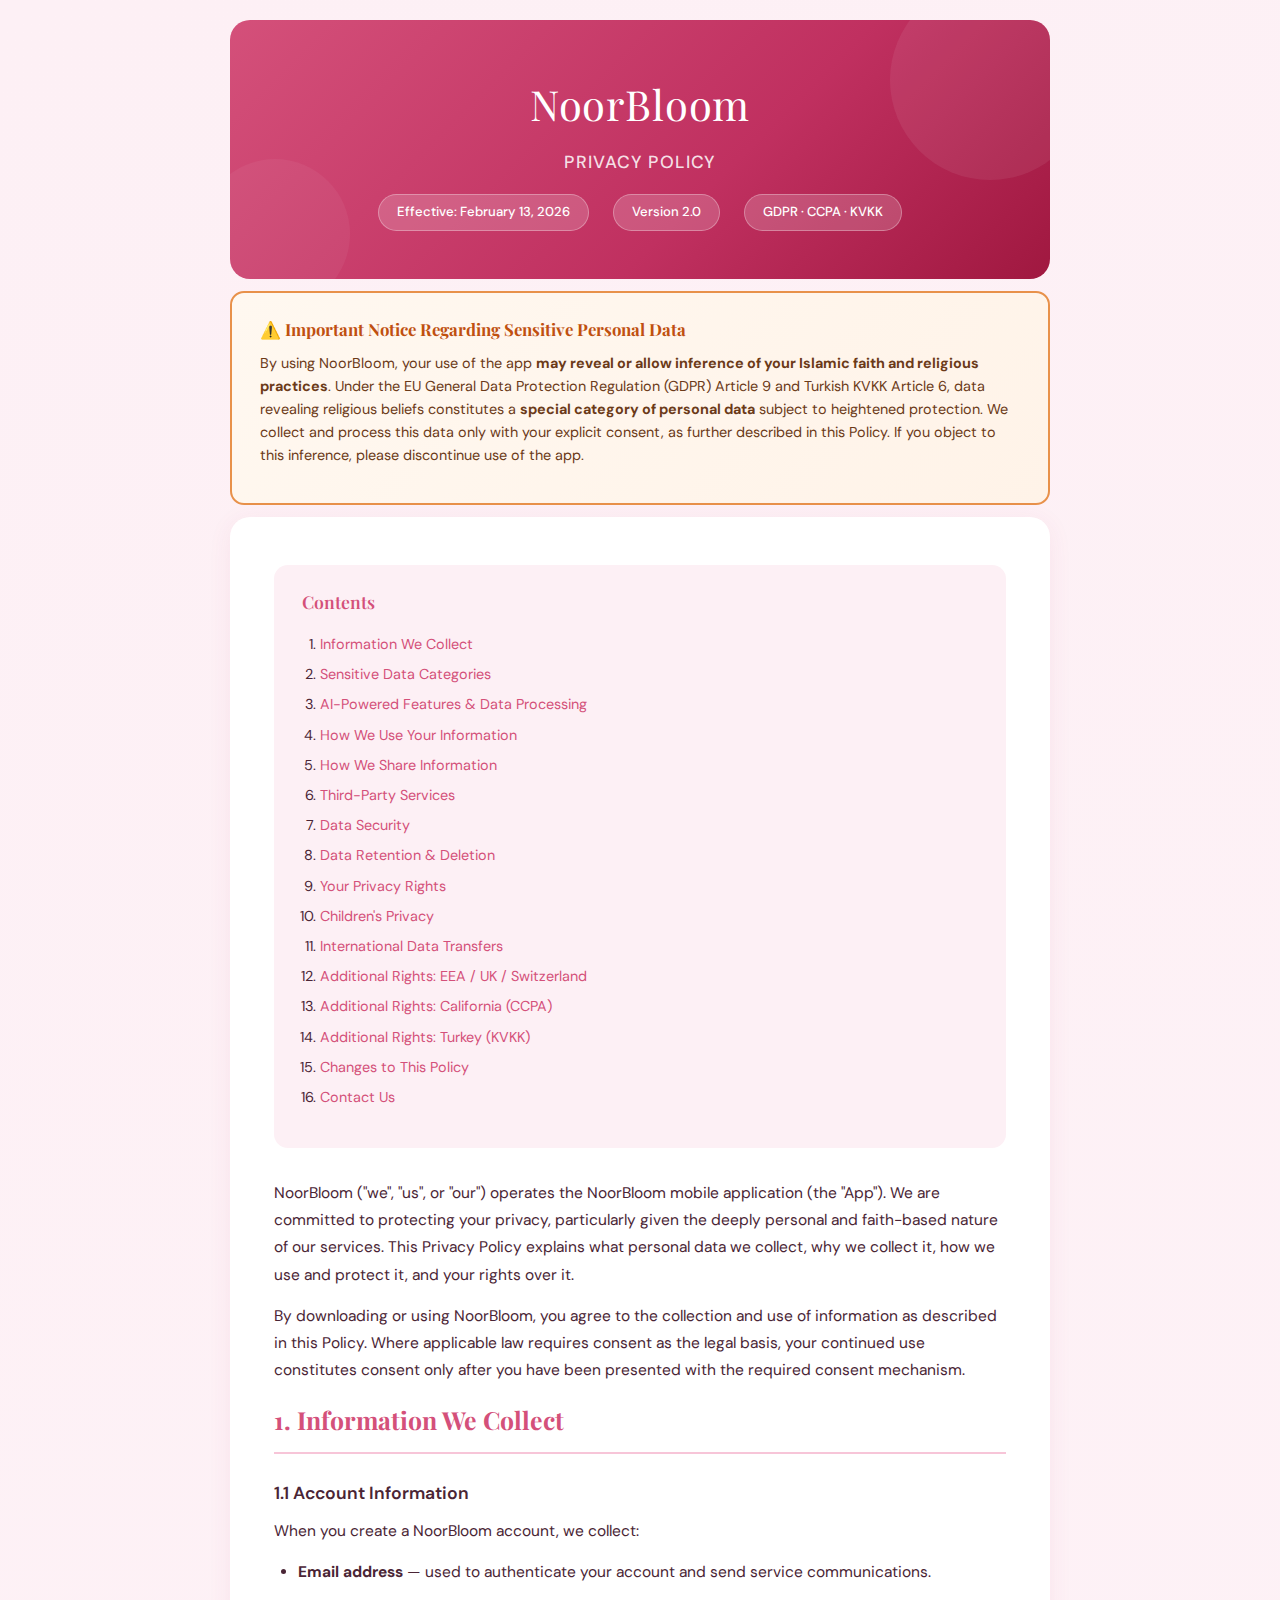
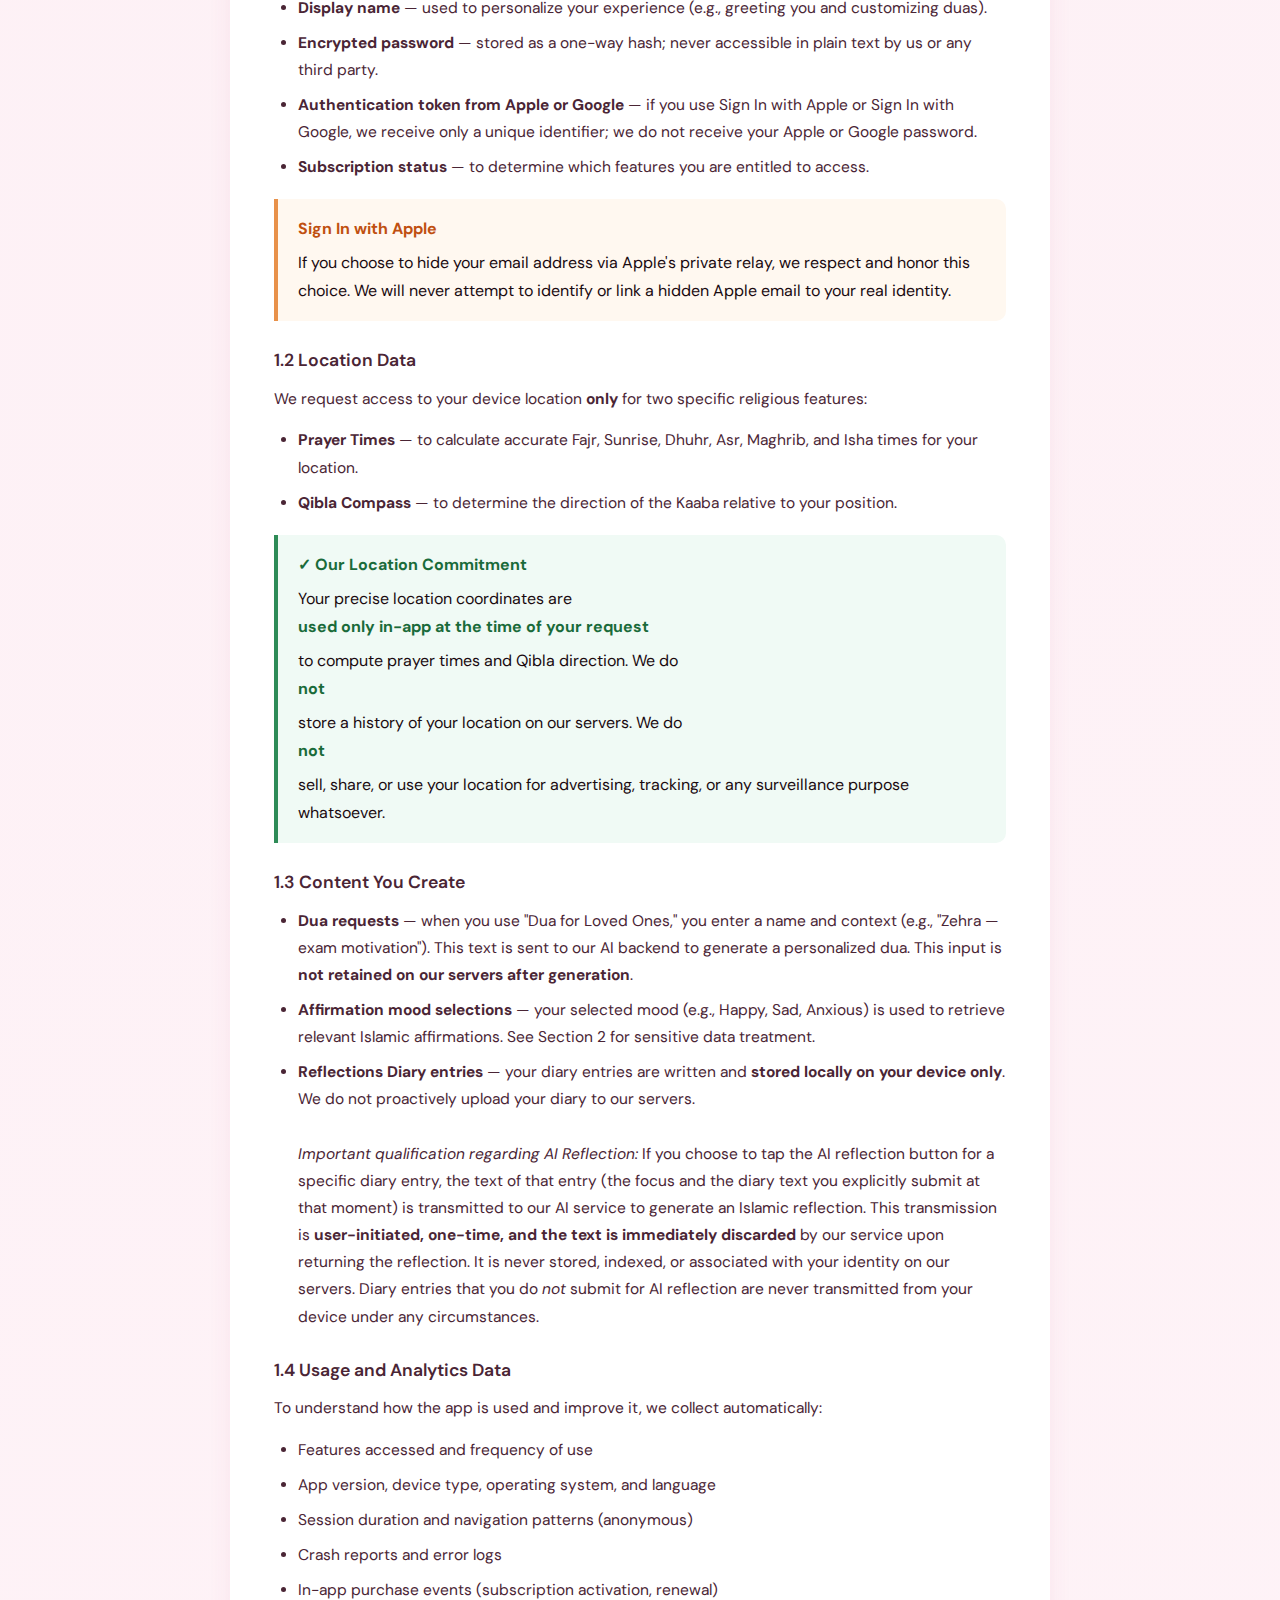
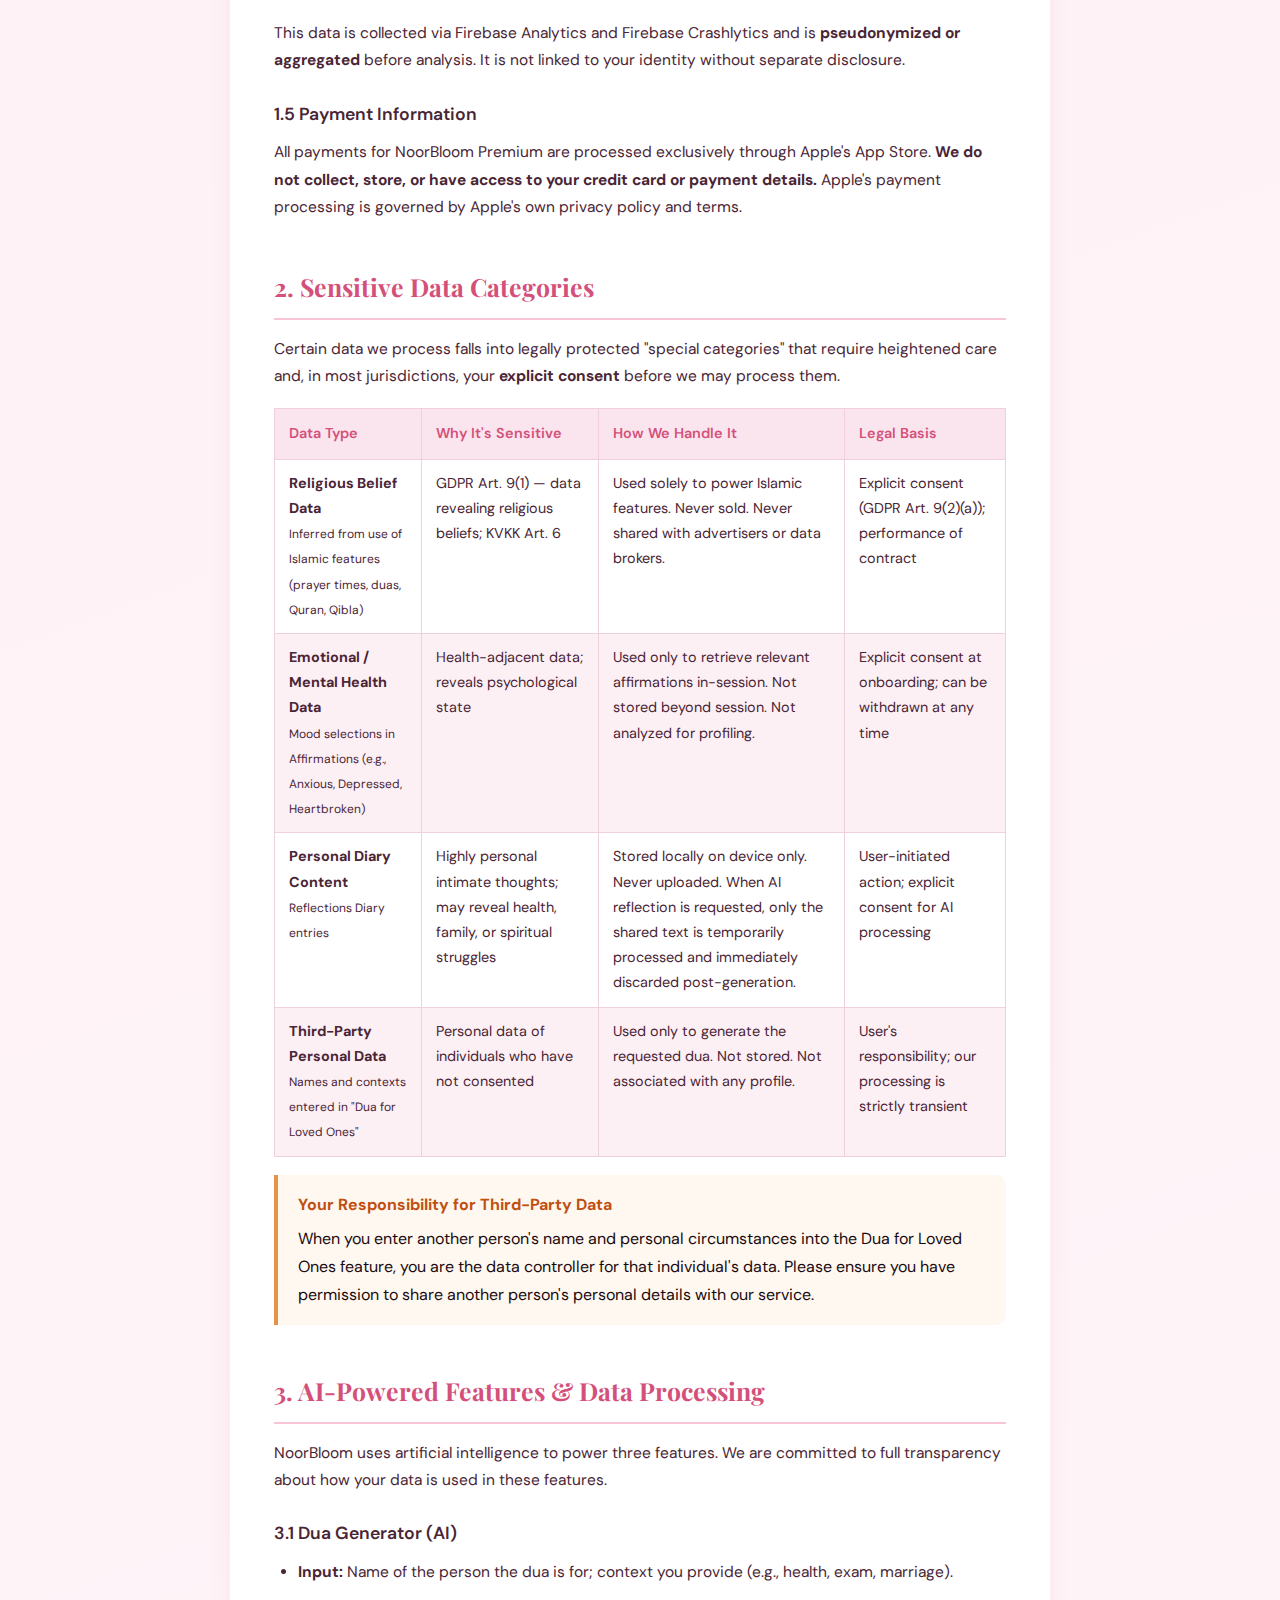
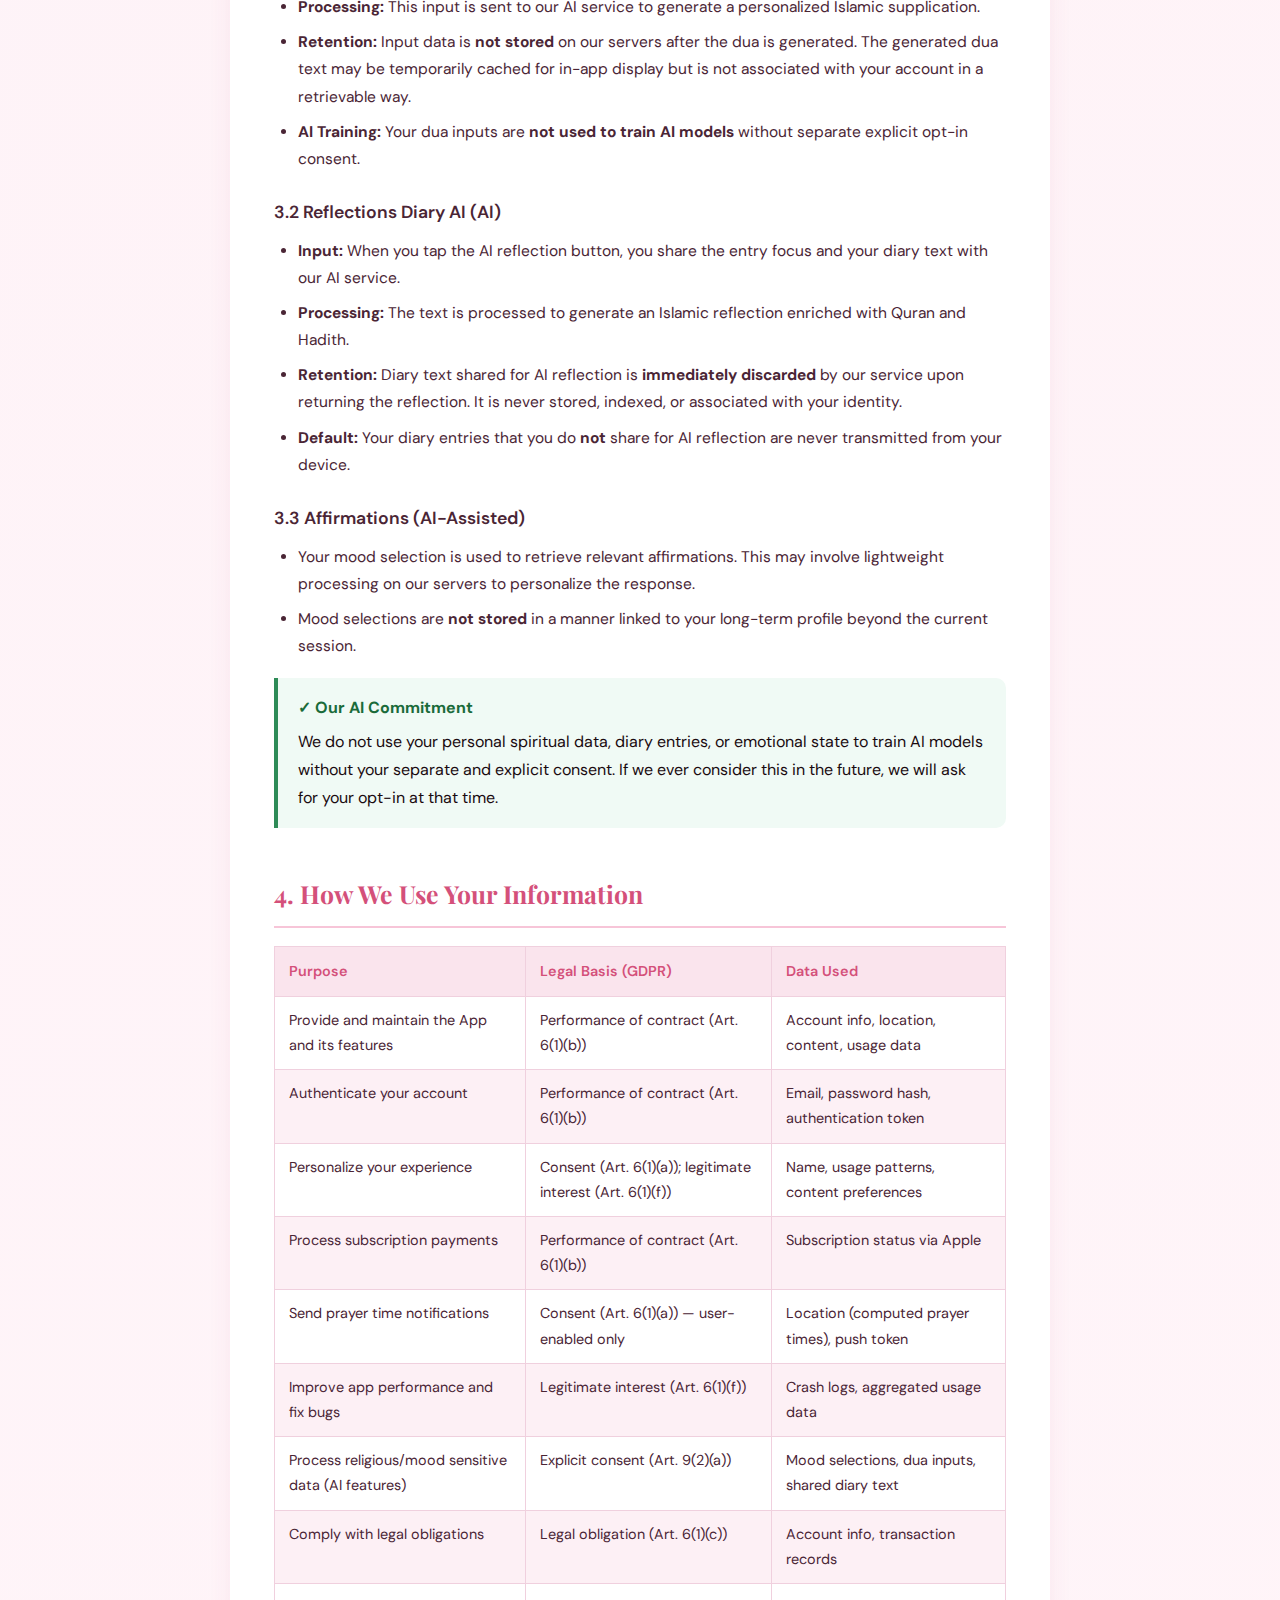
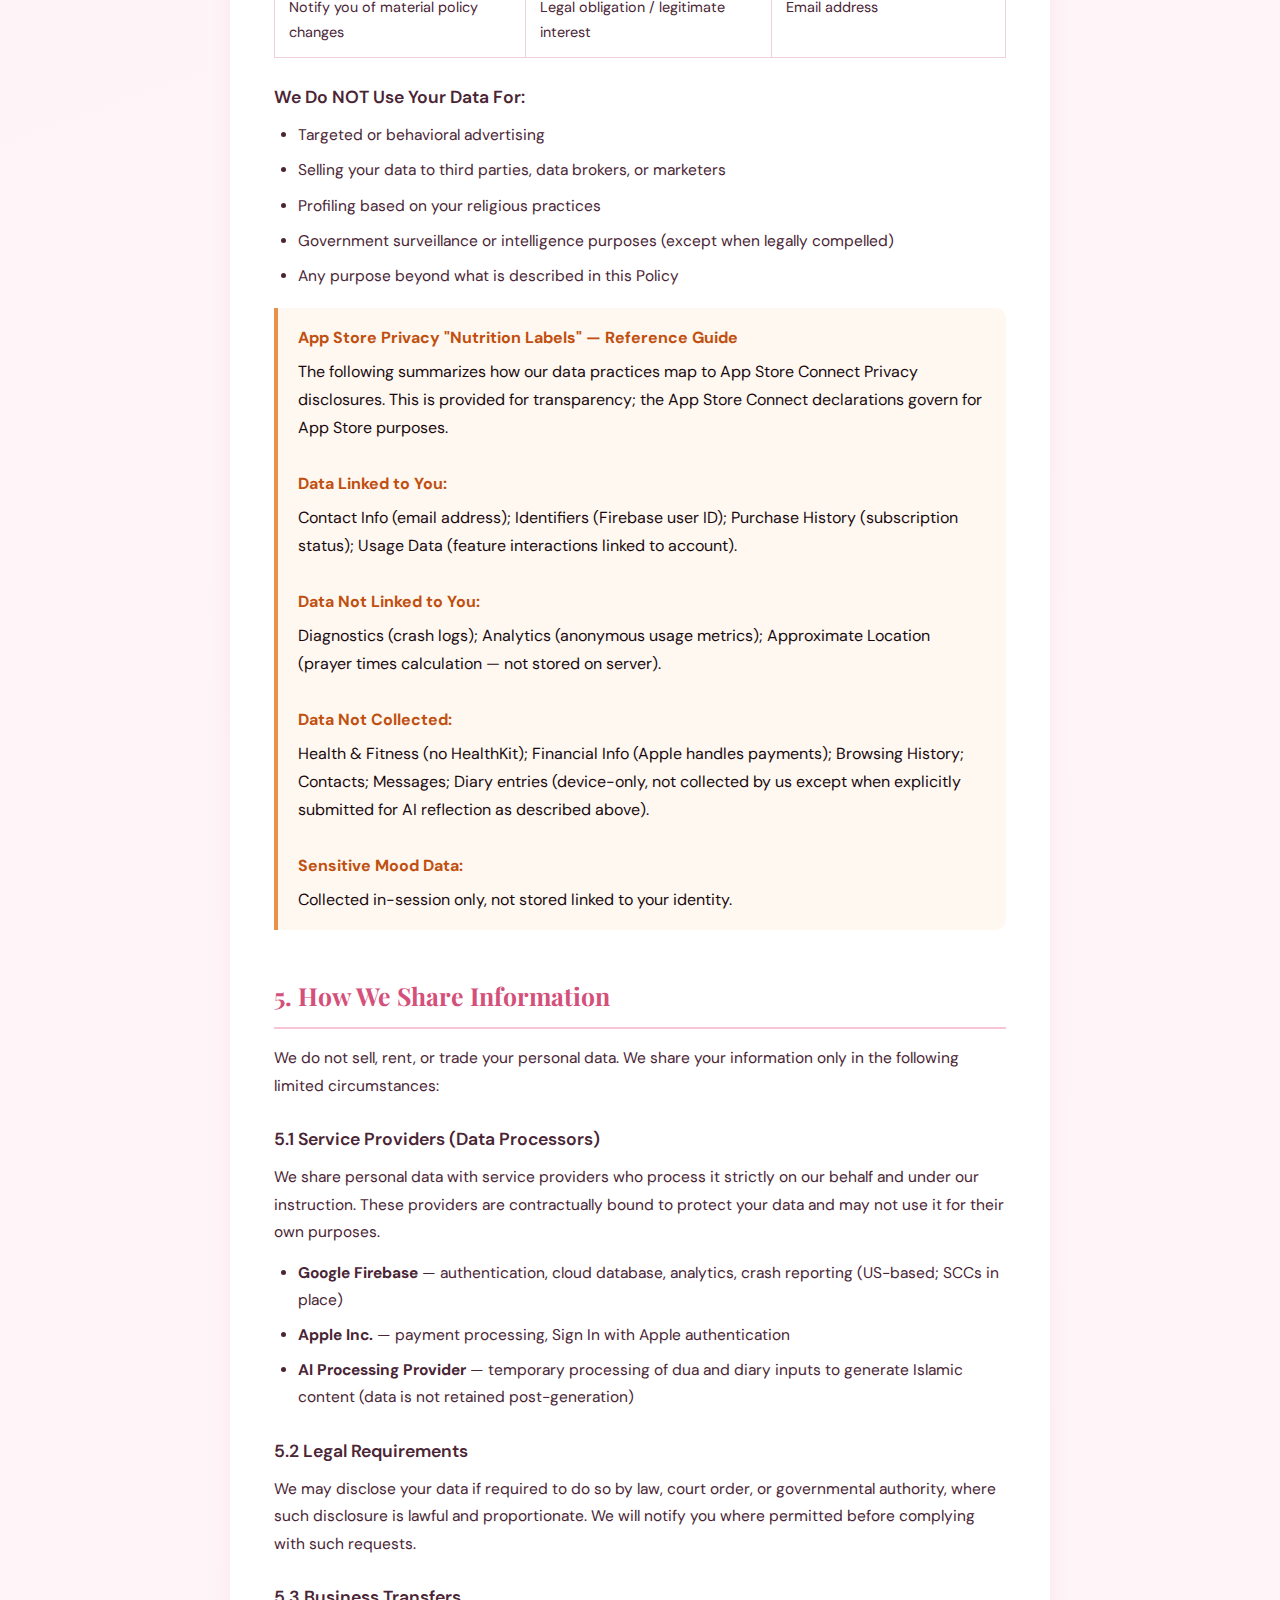
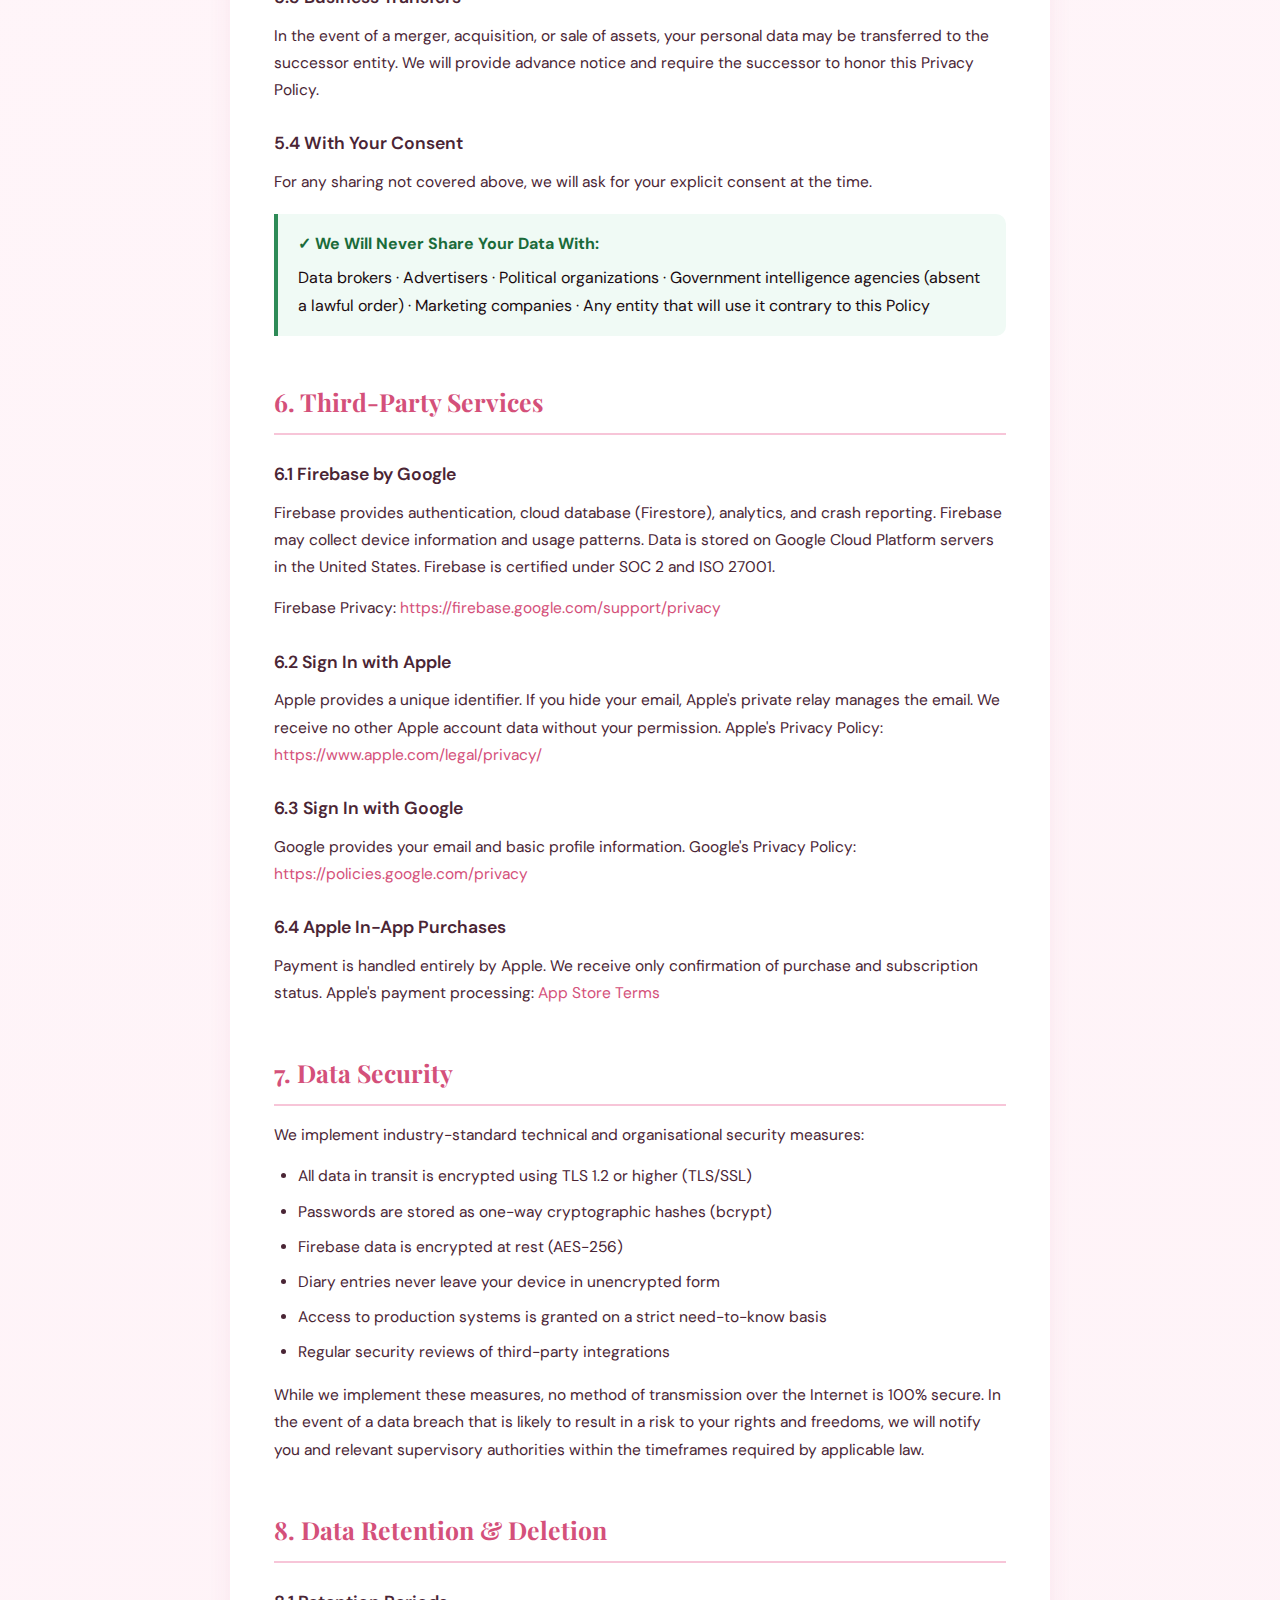
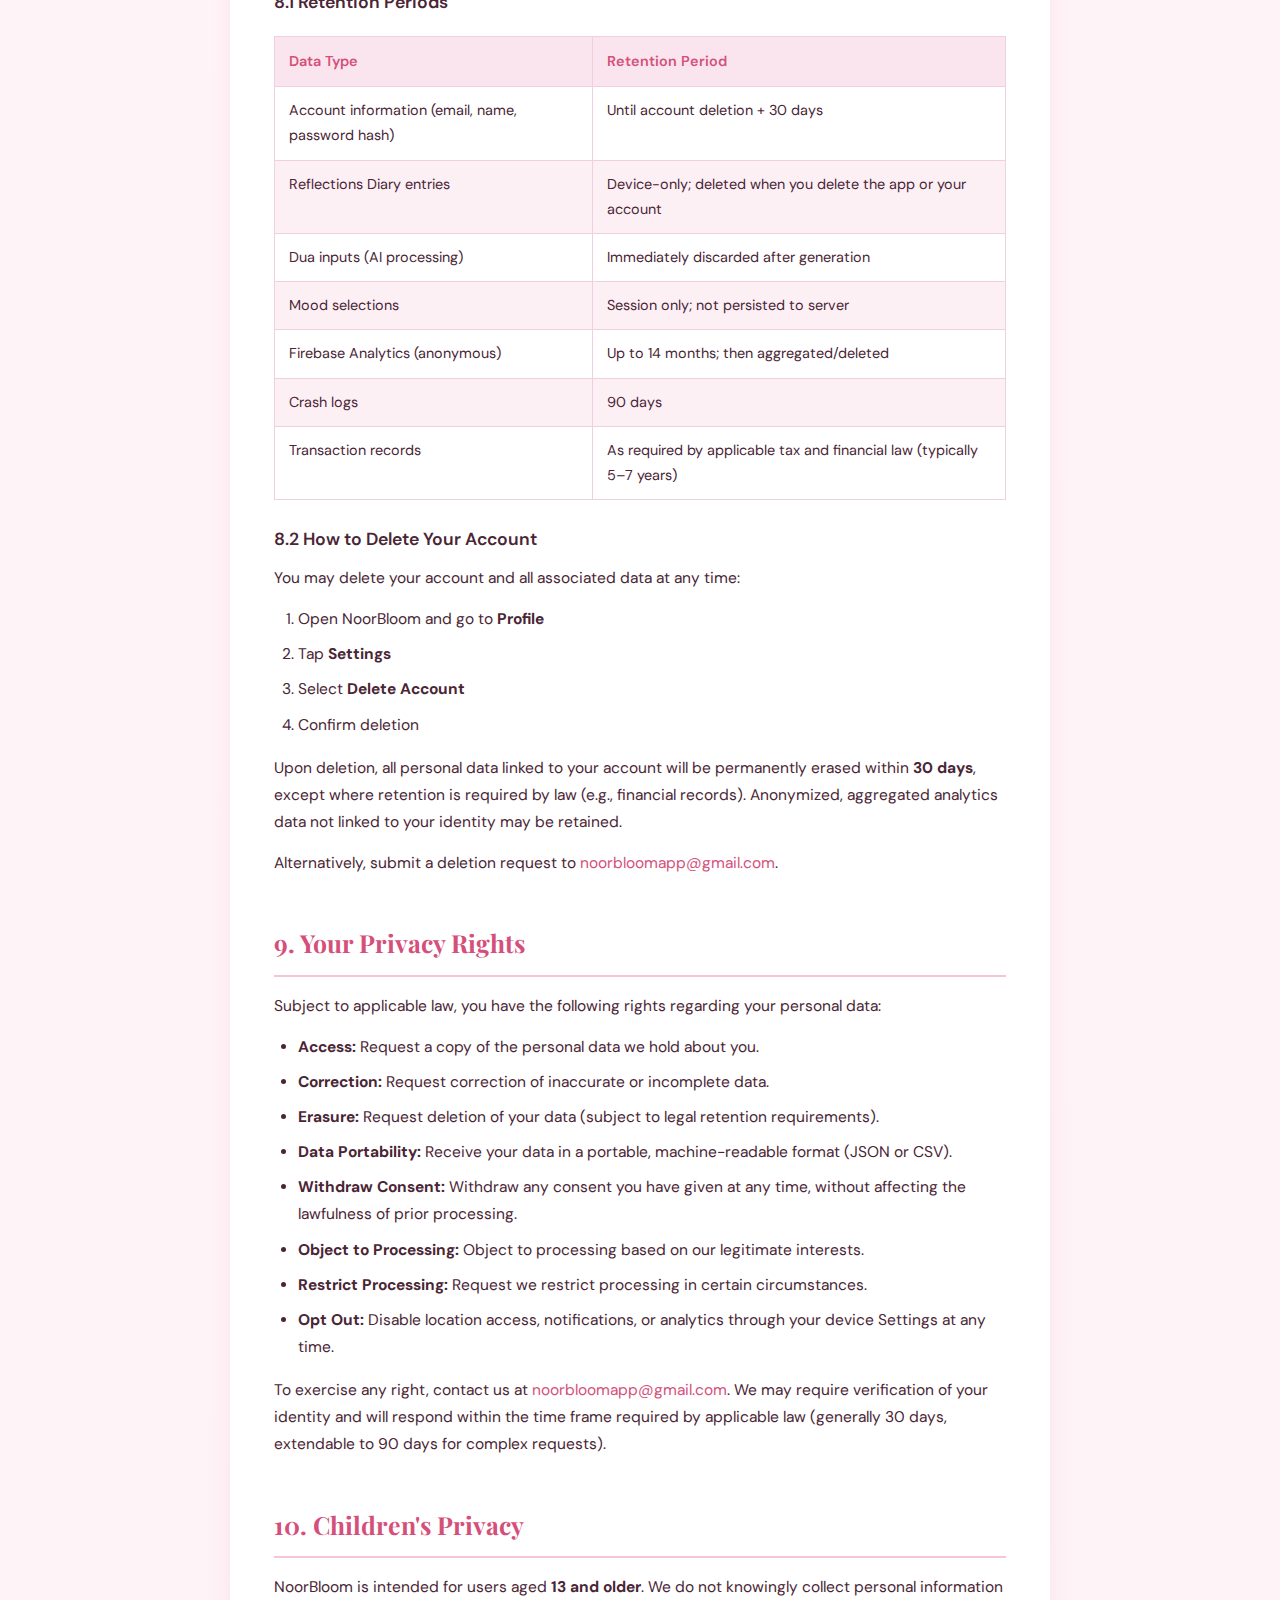
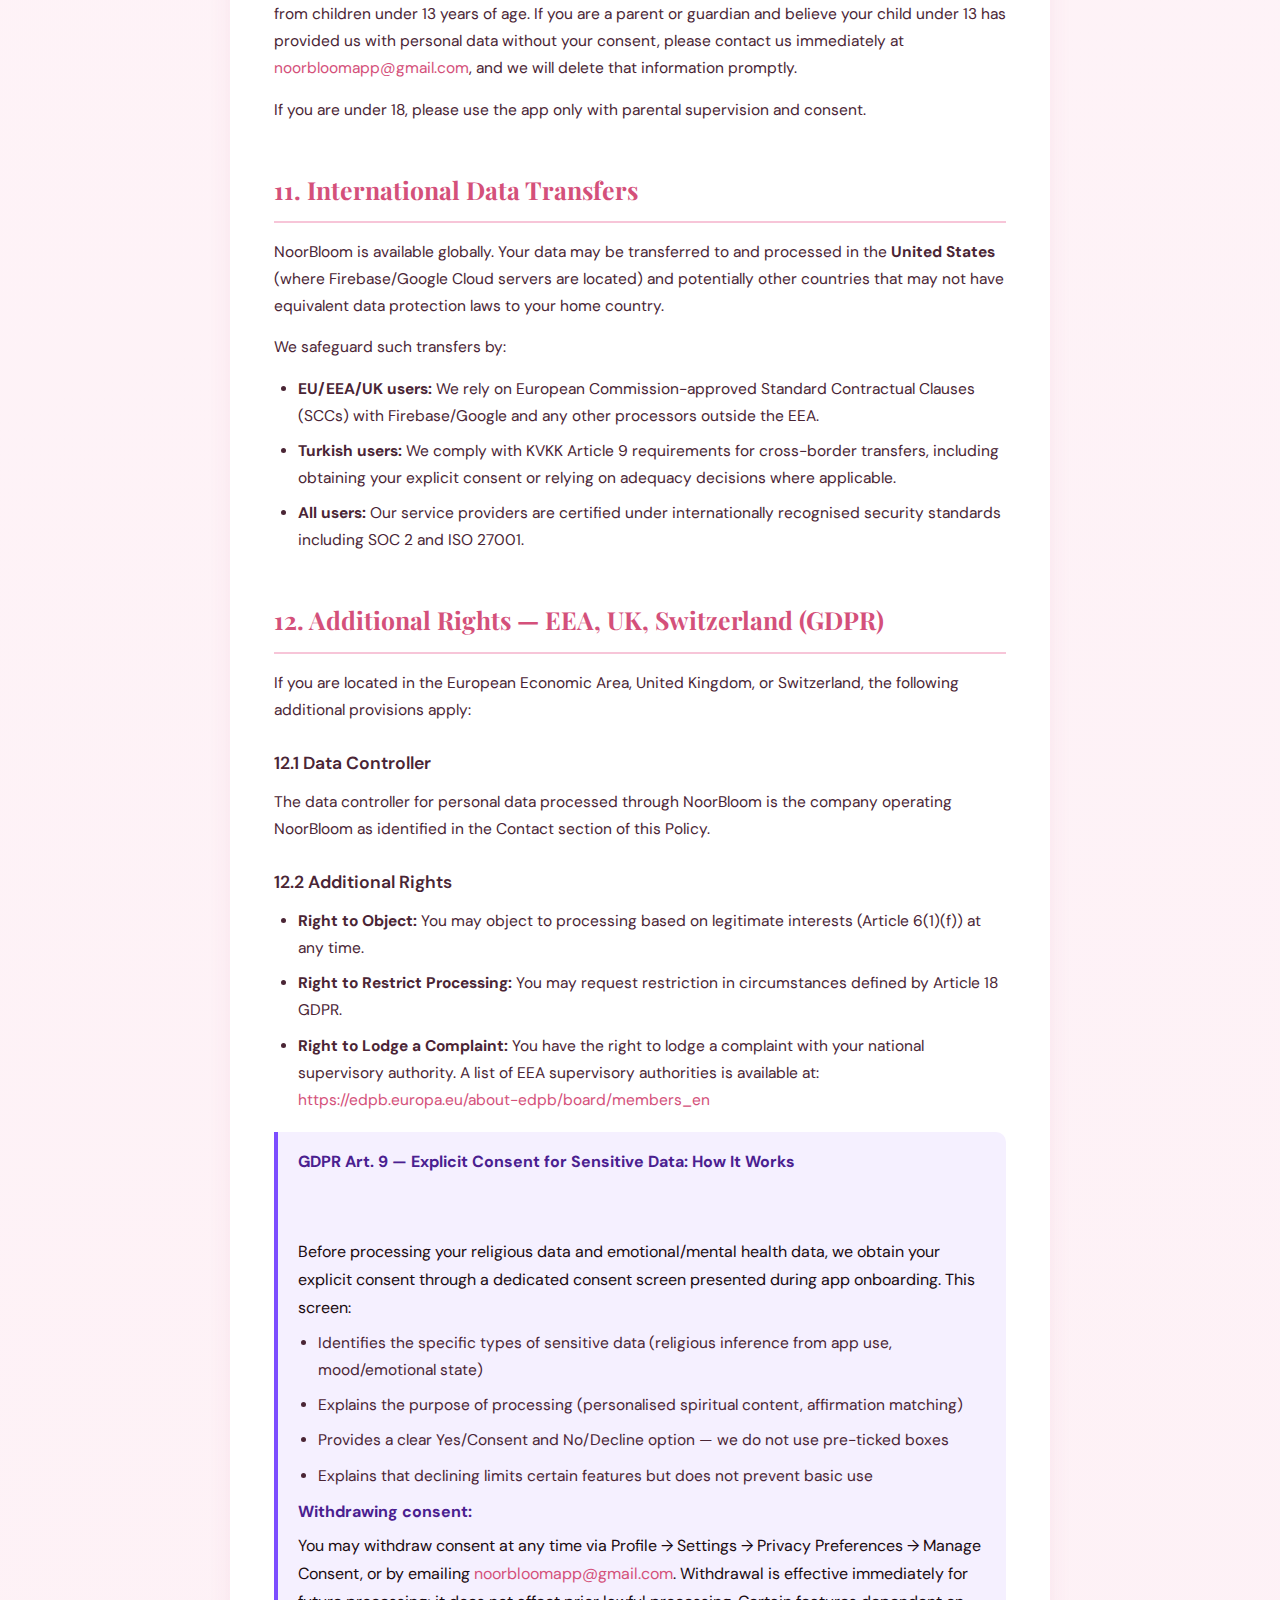
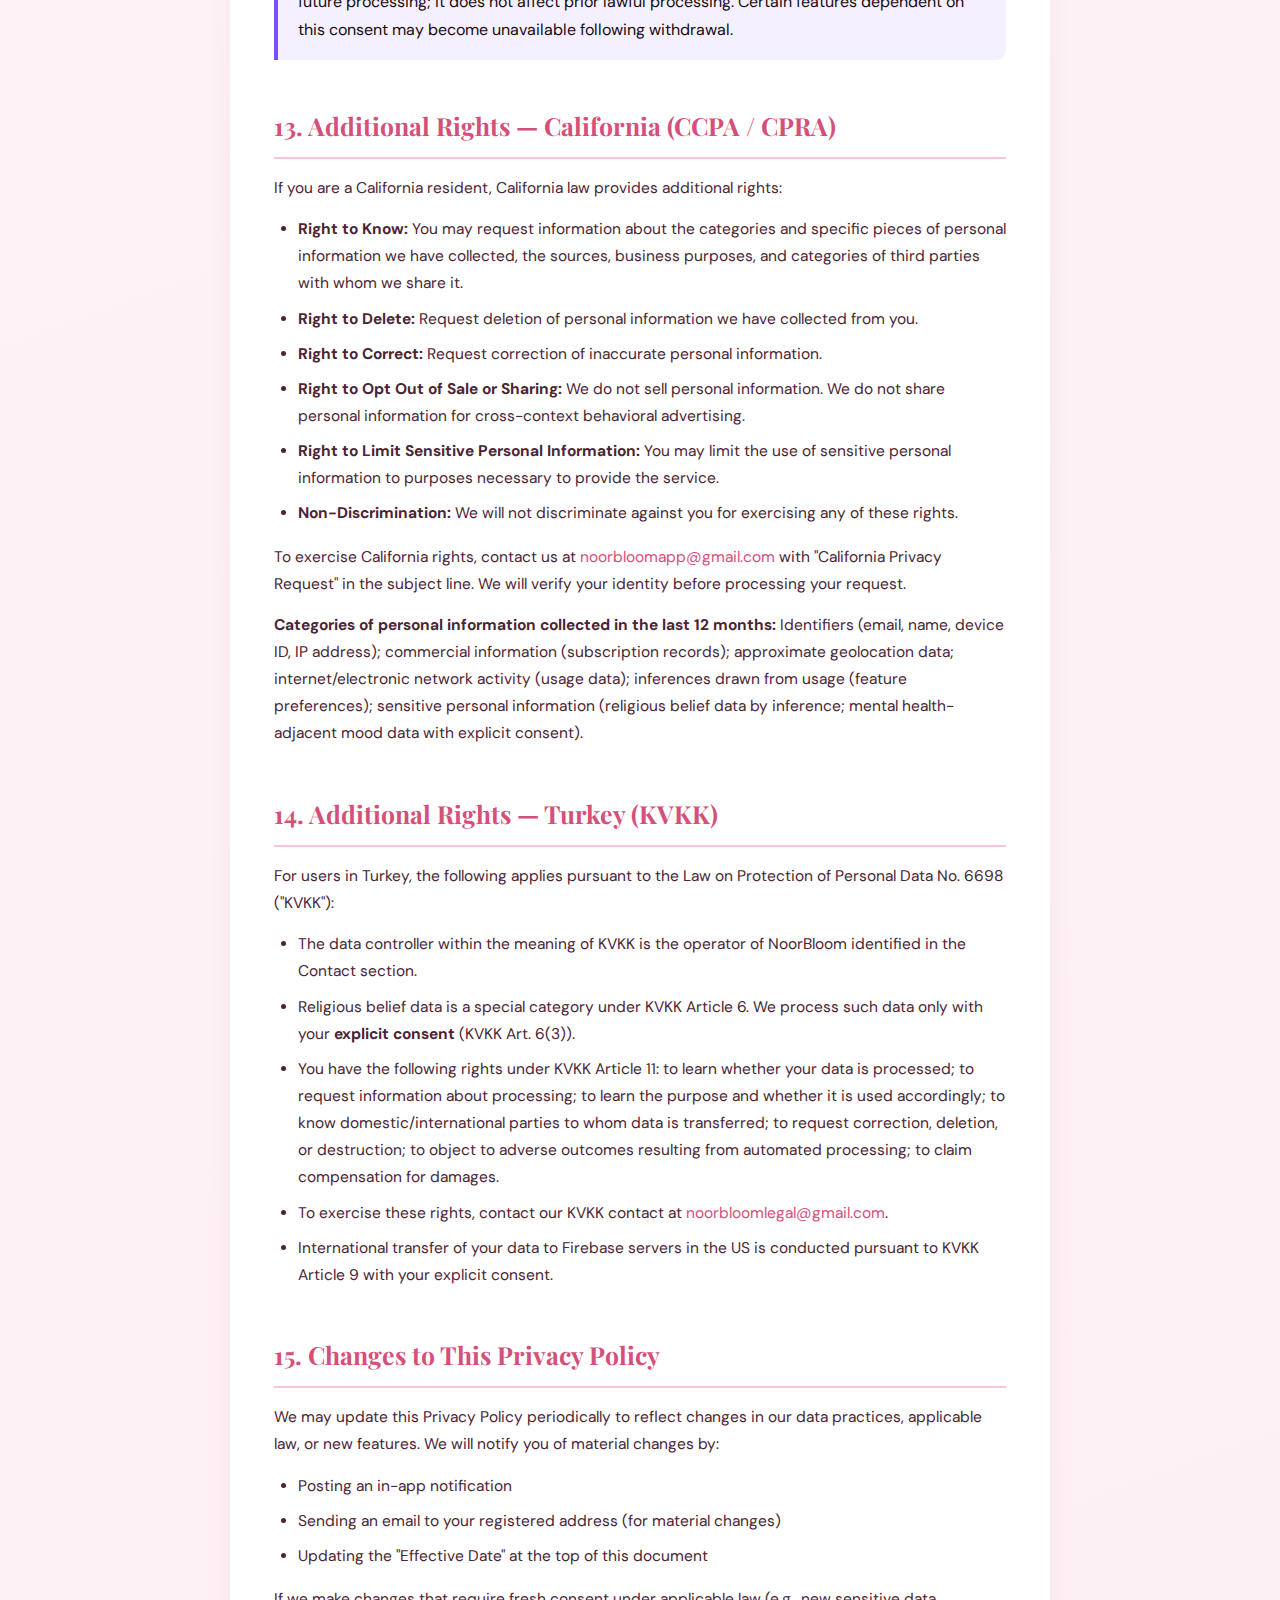
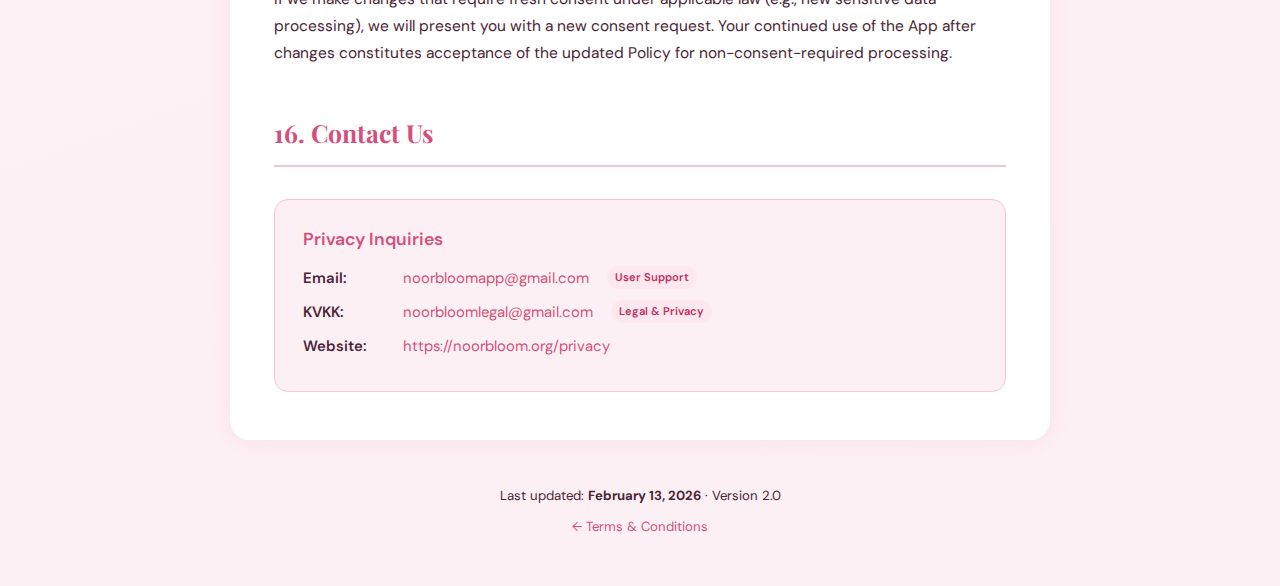
<file: privacy.html>
<!DOCTYPE html>
<html lang="en">
<head>
    <meta charset="UTF-8">
    <meta name="viewport" content="width=device-width, initial-scale=1.0">
    <title data-i18n="page_title">Privacy Policy – NoorBloom</title>
    <link rel="stylesheet" href="/css/language-switcher.css">
    <link href="https://fonts.googleapis.com/css2?family=Playfair+Display:wght@400;600;700&family=DM+Sans:wght@300;400;500;600&display=swap" rel="stylesheet">
    <style>
        :root {
            --rose: #d4507a;
            --rose-light: #f7c5d8;
            --rose-pale: #fdf0f5;
            --rose-soft: #fae4ed;
            --text-dark: #1a0a10;
            --text-mid: #4a2535;
            --text-light: #7a5065;
            --border: #f0d0de;
            --alert-bg: #fff8f0;
            --alert-border: #e8914a;
            --commitment-bg: #f0faf5;
            --commitment-border: #2e8b57;
            --gdpr-bg: #f5f0ff;
            --gdpr-border: #7c4dff;
        }

        * { margin: 0; padding: 0; box-sizing: border-box; }

        body {
            font-family: 'DM Sans', sans-serif;
            background: linear-gradient(160deg, #fdf0f5 0%, #fff5f9 50%, #fdf0f5 100%);
            color: var(--text-dark);
            line-height: 1.75;
            padding: 20px;
        }

        .page-wrapper {
            max-width: 820px;
            margin: 0 auto;
        }

        /* Header */
        .doc-header {
            background: linear-gradient(135deg, #d4507a 0%, #c03060 60%, #a01840 100%);
            border-radius: 20px;
            padding: 48px 40px;
            margin-bottom: 12px;
            text-align: center;
            position: relative;
            overflow: hidden;
        }
        .doc-header::before {
            content: '';
            position: absolute;
            top: -40px; right: -40px;
            width: 200px; height: 200px;
            border-radius: 50%;
            background: rgba(255,255,255,0.07);
        }
        .doc-header::after {
            content: '';
            position: absolute;
            bottom: -30px; left: -30px;
            width: 150px; height: 150px;
            border-radius: 50%;
            background: rgba(255,255,255,0.05);
        }
        .app-name {
            font-family: 'Playfair Display', serif;
            font-size: 2.6em;
            color: #fff;
            letter-spacing: 0.02em;
            margin-bottom: 6px;
        }
        .doc-title {
            font-size: 1.1em;
            color: rgba(255,255,255,0.85);
            font-weight: 500;
            letter-spacing: 0.08em;
            text-transform: uppercase;
            margin-bottom: 16px;
        }
        .meta-row {
            display: flex;
            justify-content: center;
            gap: 24px;
            flex-wrap: wrap;
        }
        .meta-badge {
            background: rgba(255,255,255,0.18);
            border: 1px solid rgba(255,255,255,0.3);
            border-radius: 30px;
            padding: 6px 18px;
            font-size: 0.82em;
            color: #fff;
            font-weight: 500;
        }

        /* Critical Notice */
        .critical-notice {
            background: linear-gradient(135deg, #fff8f0, #fff3e8);
            border: 2px solid var(--alert-border);
            border-radius: 14px;
            padding: 22px 28px;
            margin-bottom: 12px;
        }
        .critical-notice .notice-title {
            font-family: 'Playfair Display', serif;
            font-size: 1.05em;
            color: #c05010;
            font-weight: 700;
            margin-bottom: 8px;
            display: flex;
            align-items: center;
            gap: 8px;
        }
        .critical-notice p {
            font-size: 0.9em;
            color: #6b3a18;
            line-height: 1.6;
        }

        /* Main Content */
        .content-card {
            background: #fff;
            border-radius: 20px;
            padding: 48px 44px;
            box-shadow: 0 4px 24px rgba(180,60,100,0.07);
            margin-bottom: 16px;
        }

        h2 {
            font-family: 'Playfair Display', serif;
            font-size: 1.55em;
            color: var(--rose);
            margin-top: 44px;
            margin-bottom: 16px;
            padding-bottom: 10px;
            border-bottom: 2px solid var(--rose-light);
        }
        h2:first-of-type { margin-top: 0; }

        h3 {
            font-family: 'DM Sans', sans-serif;
            font-size: 1.1em;
            font-weight: 600;
            color: var(--text-mid);
            margin-top: 24px;
            margin-bottom: 10px;
        }

        p {
            color: var(--text-mid);
            margin-bottom: 14px;
            font-size: 0.97em;
        }

        ul, ol {
            margin-left: 24px;
            margin-bottom: 16px;
        }
        li {
            color: var(--text-mid);
            margin-bottom: 8px;
            font-size: 0.97em;
        }

        a { color: var(--rose); text-decoration: none; }
        a:hover { text-decoration: underline; }

        /* Alert boxes */
        .alert-box {
            background: var(--alert-bg);
            border-left: 4px solid var(--alert-border);
            border-radius: 0 10px 10px 0;
            padding: 16px 20px;
            margin: 18px 0;
        }
        .alert-box strong { color: #c05010; display: block; margin-bottom: 6px; }

        .commitment-box {
            background: var(--commitment-bg);
            border-left: 4px solid var(--commitment-border);
            border-radius: 0 10px 10px 0;
            padding: 16px 20px;
            margin: 18px 0;
        }
        .commitment-box strong { color: #1a6b3a; display: block; margin-bottom: 6px; }

        .gdpr-box {
            background: var(--gdpr-bg);
            border-left: 4px solid var(--gdpr-border);
            border-radius: 0 10px 10px 0;
            padding: 16px 20px;
            margin: 18px 0;
        }
        .gdpr-box strong { color: #4a2090; display: block; margin-bottom: 6px; }

        /* Data Table */
        .data-table {
            width: 100%;
            border-collapse: collapse;
            margin: 18px 0;
            font-size: 0.9em;
        }
        .data-table th {
            background: var(--rose-soft);
            color: var(--rose);
            font-weight: 600;
            padding: 12px 14px;
            text-align: left;
            border: 1px solid var(--border);
        }
        .data-table td {
            padding: 11px 14px;
            border: 1px solid var(--border);
            color: var(--text-mid);
            vertical-align: top;
        }
        .data-table tr:nth-child(even) td { background: var(--rose-pale); }

        /* Contact Box */
        .contact-box {
            background: var(--rose-pale);
            border: 1px solid var(--rose-light);
            border-radius: 14px;
            padding: 24px 28px;
            margin-top: 32px;
        }
        .contact-box h3 { margin-top: 0; color: var(--rose); }
        .contact-row {
            display: flex;
            align-items: center;
            gap: 10px;
            margin-bottom: 8px;
            font-size: 0.93em;
            color: var(--text-mid);
        }
        .contact-label { font-weight: 600; min-width: 90px; }

        /* Footer */
        .doc-footer {
            text-align: center;
            padding: 28px;
            color: var(--text-light);
            font-size: 0.85em;
        }
        .doc-footer a { color: var(--rose); }

        /* TOC */
        .toc {
            background: var(--rose-pale);
            border-radius: 14px;
            padding: 22px 28px;
            margin-bottom: 32px;
        }
        .toc h3 { color: var(--rose); margin-top: 0; margin-bottom: 14px; font-family: 'Playfair Display', serif; }
        .toc ol { margin-left: 18px; }
        .toc li { margin-bottom: 5px; font-size: 0.9em; }

        @media (max-width: 640px) {
            .content-card { padding: 28px 20px; }
            .doc-header { padding: 36px 24px; }
            .app-name { font-size: 2em; }
            .meta-row { gap: 10px; }
        }
    </style>
</head>
<body>
<div class="page-wrapper">

    <!-- Header -->
    <div class="doc-header">
        <div class="language-switcher" style="position:static; display:none;" aria-hidden="true">
            <button class="lang-btn" data-lang="en">EN</button>
            <button class="lang-btn" data-lang="tr">TR</button>
            <button class="lang-btn" data-lang="ru">RU</button>
        </div>
        <span data-i18n="page_title" style="display:none"></span>
        <div class="app-name">NoorBloom</div>
        <div class="doc-title" data-i18n="privacy_title">Privacy Policy</div>
        <div class="meta-row">
            <span class="meta-badge">Effective: February 13, 2026</span>
            <span class="meta-badge">Version 2.0</span>
            <span class="meta-badge">GDPR · CCPA · KVKK</span>
        </div>
    </div>

    <!-- Critical Religious Data Notice -->
    <div class="critical-notice">
        <div class="notice-title">⚠️ Important Notice Regarding Sensitive Personal Data</div>
        <p>By using NoorBloom, your use of the app <strong>may reveal or allow inference of your Islamic faith and religious practices</strong>. Under the EU General Data Protection Regulation (GDPR) Article 9 and Turkish KVKK Article 6, data revealing religious beliefs constitutes a <strong>special category of personal data</strong> subject to heightened protection. We collect and process this data only with your explicit consent, as further described in this Policy. If you object to this inference, please discontinue use of the app.</p>
    </div>

    <div class="content-card">

        <!-- TOC -->
        <div class="toc">
            <h3>Contents</h3>
            <ol>
                <li><a href="#collect">Information We Collect</a></li>
                <li><a href="#sensitive">Sensitive Data Categories</a></li>
                <li><a href="#ai">AI-Powered Features & Data Processing</a></li>
                <li><a href="#use">How We Use Your Information</a></li>
                <li><a href="#share">How We Share Information</a></li>
                <li><a href="#third-party">Third-Party Services</a></li>
                <li><a href="#security">Data Security</a></li>
                <li><a href="#retention">Data Retention & Deletion</a></li>
                <li><a href="#rights">Your Privacy Rights</a></li>
                <li><a href="#children">Children's Privacy</a></li>
                <li><a href="#transfers">International Data Transfers</a></li>
                <li><a href="#gdpr">Additional Rights: EEA / UK / Switzerland</a></li>
                <li><a href="#california">Additional Rights: California (CCPA)</a></li>
                <li><a href="#kvkk">Additional Rights: Turkey (KVKK)</a></li>
                <li><a href="#changes">Changes to This Policy</a></li>
                <li><a href="#contact">Contact Us</a></li>
            </ol>
        </div>

        <p>NoorBloom ("we", "us", or "our") operates the NoorBloom mobile application (the "App"). We are committed to protecting your privacy, particularly given the deeply personal and faith-based nature of our services. This Privacy Policy explains what personal data we collect, why we collect it, how we use and protect it, and your rights over it.</p>

        <p>By downloading or using NoorBloom, you agree to the collection and use of information as described in this Policy. Where applicable law requires consent as the legal basis, your continued use constitutes consent only after you have been presented with the required consent mechanism.</p>

        <!-- SECTION 1 -->
        <h2 id="collect">1. Information We Collect</h2>

        <h3>1.1 Account Information</h3>
        <p>When you create a NoorBloom account, we collect:</p>
        <ul>
            <li><strong>Email address</strong> — used to authenticate your account and send service communications.</li>
            <li><strong>Display name</strong> — used to personalize your experience (e.g., greeting you and customizing duas).</li>
            <li><strong>Encrypted password</strong> — stored as a one-way hash; never accessible in plain text by us or any third party.</li>
            <li><strong>Authentication token from Apple or Google</strong> — if you use Sign In with Apple or Sign In with Google, we receive only a unique identifier; we do not receive your Apple or Google password.</li>
            <li><strong>Subscription status</strong> — to determine which features you are entitled to access.</li>
        </ul>

        <div class="alert-box">
            <strong>Sign In with Apple</strong>
            If you choose to hide your email address via Apple's private relay, we respect and honor this choice. We will never attempt to identify or link a hidden Apple email to your real identity.
        </div>

        <h3>1.2 Location Data</h3>
        <p>We request access to your device location <strong>only</strong> for two specific religious features:</p>
        <ul>
            <li><strong>Prayer Times</strong> — to calculate accurate Fajr, Sunrise, Dhuhr, Asr, Maghrib, and Isha times for your location.</li>
            <li><strong>Qibla Compass</strong> — to determine the direction of the Kaaba relative to your position.</li>
        </ul>
        <div class="commitment-box">
            <strong>✓ Our Location Commitment</strong>
            Your precise location coordinates are <strong>used only in-app at the time of your request</strong> to compute prayer times and Qibla direction. We do <strong>not</strong> store a history of your location on our servers. We do <strong>not</strong> sell, share, or use your location for advertising, tracking, or any surveillance purpose whatsoever.
        </div>

        <h3>1.3 Content You Create</h3>
        <ul>
            <li><strong>Dua requests</strong> — when you use "Dua for Loved Ones," you enter a name and context (e.g., "Zehra — exam motivation"). This text is sent to our AI backend to generate a personalized dua. This input is <strong>not retained on our servers after generation</strong>.</li>
            <li><strong>Affirmation mood selections</strong> — your selected mood (e.g., Happy, Sad, Anxious) is used to retrieve relevant Islamic affirmations. See Section 2 for sensitive data treatment.</li>
            <li>
                <strong>Reflections Diary entries</strong> — your diary entries are written and <strong>stored locally on your device only</strong>. We do not proactively upload your diary to our servers.<br><br>
                <em>Important qualification regarding AI Reflection:</em> If you choose to tap the AI reflection button for a specific diary entry, the text of that entry (the focus and the diary text you explicitly submit at that moment) is transmitted to our AI service to generate an Islamic reflection. This transmission is <strong>user-initiated, one-time, and the text is immediately discarded</strong> by our service upon returning the reflection. It is never stored, indexed, or associated with your identity on our servers. Diary entries that you do <em>not</em> submit for AI reflection are never transmitted from your device under any circumstances.
            </li>
        </ul>

        <h3>1.4 Usage and Analytics Data</h3>
        <p>To understand how the app is used and improve it, we collect automatically:</p>
        <ul>
            <li>Features accessed and frequency of use</li>
            <li>App version, device type, operating system, and language</li>
            <li>Session duration and navigation patterns (anonymous)</li>
            <li>Crash reports and error logs</li>
            <li>In-app purchase events (subscription activation, renewal)</li>
        </ul>
        <p>This data is collected via Firebase Analytics and Firebase Crashlytics and is <strong>pseudonymized or aggregated</strong> before analysis. It is not linked to your identity without separate disclosure.</p>

        <h3>1.5 Payment Information</h3>
        <p>All payments for NoorBloom Premium are processed exclusively through Apple's App Store. <strong>We do not collect, store, or have access to your credit card or payment details.</strong> Apple's payment processing is governed by Apple's own privacy policy and terms.</p>

        <!-- SECTION 2 -->
        <h2 id="sensitive">2. Sensitive Data Categories</h2>

        <p>Certain data we process falls into legally protected "special categories" that require heightened care and, in most jurisdictions, your <strong>explicit consent</strong> before we may process them.</p>

        <table class="data-table">
            <thead>
                <tr>
                    <th>Data Type</th>
                    <th>Why It's Sensitive</th>
                    <th>How We Handle It</th>
                    <th>Legal Basis</th>
                </tr>
            </thead>
            <tbody>
                <tr>
                    <td><strong>Religious Belief Data</strong><br><small>Inferred from use of Islamic features (prayer times, duas, Quran, Qibla)</small></td>
                    <td>GDPR Art. 9(1) — data revealing religious beliefs; KVKK Art. 6</td>
                    <td>Used solely to power Islamic features. Never sold. Never shared with advertisers or data brokers.</td>
                    <td>Explicit consent (GDPR Art. 9(2)(a)); performance of contract</td>
                </tr>
                <tr>
                    <td><strong>Emotional / Mental Health Data</strong><br><small>Mood selections in Affirmations (e.g., Anxious, Depressed, Heartbroken)</small></td>
                    <td>Health-adjacent data; reveals psychological state</td>
                    <td>Used only to retrieve relevant affirmations in-session. Not stored beyond session. Not analyzed for profiling.</td>
                    <td>Explicit consent at onboarding; can be withdrawn at any time</td>
                </tr>
                <tr>
                    <td><strong>Personal Diary Content</strong><br><small>Reflections Diary entries</small></td>
                    <td>Highly personal intimate thoughts; may reveal health, family, or spiritual struggles</td>
                    <td>Stored locally on device only. Never uploaded. When AI reflection is requested, only the shared text is temporarily processed and immediately discarded post-generation.</td>
                    <td>User-initiated action; explicit consent for AI processing</td>
                </tr>
                <tr>
                    <td><strong>Third-Party Personal Data</strong><br><small>Names and contexts entered in "Dua for Loved Ones"</small></td>
                    <td>Personal data of individuals who have not consented</td>
                    <td>Used only to generate the requested dua. Not stored. Not associated with any profile.</td>
                    <td>User's responsibility; our processing is strictly transient</td>
                </tr>
            </tbody>
        </table>

        <div class="alert-box">
            <strong>Your Responsibility for Third-Party Data</strong>
            When you enter another person's name and personal circumstances into the Dua for Loved Ones feature, you are the data controller for that individual's data. Please ensure you have permission to share another person's personal details with our service.
        </div>

        <!-- SECTION 3 -->
        <h2 id="ai">3. AI-Powered Features & Data Processing</h2>

        <p>NoorBloom uses artificial intelligence to power three features. We are committed to full transparency about how your data is used in these features.</p>

        <h3>3.1 Dua Generator (AI)</h3>
        <ul>
            <li><strong>Input:</strong> Name of the person the dua is for; context you provide (e.g., health, exam, marriage).</li>
            <li><strong>Processing:</strong> This input is sent to our AI service to generate a personalized Islamic supplication.</li>
            <li><strong>Retention:</strong> Input data is <strong>not stored</strong> on our servers after the dua is generated. The generated dua text may be temporarily cached for in-app display but is not associated with your account in a retrievable way.</li>
            <li><strong>AI Training:</strong> Your dua inputs are <strong>not used to train AI models</strong> without separate explicit opt-in consent.</li>
        </ul>

        <h3>3.2 Reflections Diary AI (AI)</h3>
        <ul>
            <li><strong>Input:</strong> When you tap the AI reflection button, you share the entry focus and your diary text with our AI service.</li>
            <li><strong>Processing:</strong> The text is processed to generate an Islamic reflection enriched with Quran and Hadith.</li>
            <li><strong>Retention:</strong> Diary text shared for AI reflection is <strong>immediately discarded</strong> by our service upon returning the reflection. It is never stored, indexed, or associated with your identity.</li>
            <li><strong>Default:</strong> Your diary entries that you do <strong>not</strong> share for AI reflection are never transmitted from your device.</li>
        </ul>

        <h3>3.3 Affirmations (AI-Assisted)</h3>
        <ul>
            <li>Your mood selection is used to retrieve relevant affirmations. This may involve lightweight processing on our servers to personalize the response.</li>
            <li>Mood selections are <strong>not stored</strong> in a manner linked to your long-term profile beyond the current session.</li>
        </ul>

        <div class="commitment-box">
            <strong>✓ Our AI Commitment</strong>
            We do not use your personal spiritual data, diary entries, or emotional state to train AI models without your separate and explicit consent. If we ever consider this in the future, we will ask for your opt-in at that time.
        </div>

        <!-- SECTION 4 -->
        <h2 id="use">4. How We Use Your Information</h2>

        <table class="data-table">
            <thead>
                <tr>
                    <th>Purpose</th>
                    <th>Legal Basis (GDPR)</th>
                    <th>Data Used</th>
                </tr>
            </thead>
            <tbody>
                <tr>
                    <td>Provide and maintain the App and its features</td>
                    <td>Performance of contract (Art. 6(1)(b))</td>
                    <td>Account info, location, content, usage data</td>
                </tr>
                <tr>
                    <td>Authenticate your account</td>
                    <td>Performance of contract (Art. 6(1)(b))</td>
                    <td>Email, password hash, authentication token</td>
                </tr>
                <tr>
                    <td>Personalize your experience</td>
                    <td>Consent (Art. 6(1)(a)); legitimate interest (Art. 6(1)(f))</td>
                    <td>Name, usage patterns, content preferences</td>
                </tr>
                <tr>
                    <td>Process subscription payments</td>
                    <td>Performance of contract (Art. 6(1)(b))</td>
                    <td>Subscription status via Apple</td>
                </tr>
                <tr>
                    <td>Send prayer time notifications</td>
                    <td>Consent (Art. 6(1)(a)) — user-enabled only</td>
                    <td>Location (computed prayer times), push token</td>
                </tr>
                <tr>
                    <td>Improve app performance and fix bugs</td>
                    <td>Legitimate interest (Art. 6(1)(f))</td>
                    <td>Crash logs, aggregated usage data</td>
                </tr>
                <tr>
                    <td>Process religious/mood sensitive data (AI features)</td>
                    <td>Explicit consent (Art. 9(2)(a))</td>
                    <td>Mood selections, dua inputs, shared diary text</td>
                </tr>
                <tr>
                    <td>Comply with legal obligations</td>
                    <td>Legal obligation (Art. 6(1)(c))</td>
                    <td>Account info, transaction records</td>
                </tr>
                <tr>
                    <td>Notify you of material policy changes</td>
                    <td>Legal obligation / legitimate interest</td>
                    <td>Email address</td>
                </tr>
            </tbody>
        </table>

        <h3>We Do NOT Use Your Data For:</h3>
        <ul>
            <li>Targeted or behavioral advertising</li>
            <li>Selling your data to third parties, data brokers, or marketers</li>
            <li>Profiling based on your religious practices</li>
            <li>Government surveillance or intelligence purposes (except when legally compelled)</li>
            <li>Any purpose beyond what is described in this Policy</li>
        </ul>

        <div class="alert-box">
            <strong>App Store Privacy "Nutrition Labels" — Reference Guide</strong>
            The following summarizes how our data practices map to App Store Connect Privacy disclosures. This is provided for transparency; the App Store Connect declarations govern for App Store purposes.<br><br>
            <strong>Data Linked to You:</strong> Contact Info (email address); Identifiers (Firebase user ID); Purchase History (subscription status); Usage Data (feature interactions linked to account).<br><br>
            <strong>Data Not Linked to You:</strong> Diagnostics (crash logs); Analytics (anonymous usage metrics); Approximate Location (prayer times calculation — not stored on server).<br><br>
            <strong>Data Not Collected:</strong> Health &amp; Fitness (no HealthKit); Financial Info (Apple handles payments); Browsing History; Contacts; Messages; Diary entries (device-only, not collected by us except when explicitly submitted for AI reflection as described above).<br><br>
            <strong>Sensitive Mood Data:</strong> Collected in-session only, not stored linked to your identity.
        </div>

        <!-- SECTION 5 -->
        <h2 id="share">5. How We Share Information</h2>

        <p>We do not sell, rent, or trade your personal data. We share your information only in the following limited circumstances:</p>

        <h3>5.1 Service Providers (Data Processors)</h3>
        <p>We share personal data with service providers who process it strictly on our behalf and under our instruction. These providers are contractually bound to protect your data and may not use it for their own purposes.</p>
        <ul>
            <li><strong>Google Firebase</strong> — authentication, cloud database, analytics, crash reporting (US-based; SCCs in place)</li>
            <li><strong>Apple Inc.</strong> — payment processing, Sign In with Apple authentication</li>
            <li><strong>AI Processing Provider</strong> — temporary processing of dua and diary inputs to generate Islamic content (data is not retained post-generation)</li>
        </ul>

        <h3>5.2 Legal Requirements</h3>
        <p>We may disclose your data if required to do so by law, court order, or governmental authority, where such disclosure is lawful and proportionate. We will notify you where permitted before complying with such requests.</p>

        <h3>5.3 Business Transfers</h3>
        <p>In the event of a merger, acquisition, or sale of assets, your personal data may be transferred to the successor entity. We will provide advance notice and require the successor to honor this Privacy Policy.</p>

        <h3>5.4 With Your Consent</h3>
        <p>For any sharing not covered above, we will ask for your explicit consent at the time.</p>

        <div class="commitment-box">
            <strong>✓ We Will Never Share Your Data With:</strong>
            Data brokers · Advertisers · Political organizations · Government intelligence agencies (absent a lawful order) · Marketing companies · Any entity that will use it contrary to this Policy
        </div>

        <!-- SECTION 6 -->
        <h2 id="third-party">6. Third-Party Services</h2>

        <h3>6.1 Firebase by Google</h3>
        <p>Firebase provides authentication, cloud database (Firestore), analytics, and crash reporting. Firebase may collect device information and usage patterns. Data is stored on Google Cloud Platform servers in the United States. Firebase is certified under SOC 2 and ISO 27001.</p>
        <p>Firebase Privacy: <a href="https://firebase.google.com/support/privacy" target="_blank">https://firebase.google.com/support/privacy</a></p>

        <h3>6.2 Sign In with Apple</h3>
        <p>Apple provides a unique identifier. If you hide your email, Apple's private relay manages the email. We receive no other Apple account data without your permission. Apple's Privacy Policy: <a href="https://www.apple.com/legal/privacy/" target="_blank">https://www.apple.com/legal/privacy/</a></p>

        <h3>6.3 Sign In with Google</h3>
        <p>Google provides your email and basic profile information. Google's Privacy Policy: <a href="https://policies.google.com/privacy" target="_blank">https://policies.google.com/privacy</a></p>

        <h3>6.4 Apple In-App Purchases</h3>
        <p>Payment is handled entirely by Apple. We receive only confirmation of purchase and subscription status. Apple's payment processing: <a href="https://www.apple.com/legal/internet-services/itunes/" target="_blank">App Store Terms</a></p>

        <!-- SECTION 7 -->
        <h2 id="security">7. Data Security</h2>
        <p>We implement industry-standard technical and organisational security measures:</p>
        <ul>
            <li>All data in transit is encrypted using TLS 1.2 or higher (TLS/SSL)</li>
            <li>Passwords are stored as one-way cryptographic hashes (bcrypt)</li>
            <li>Firebase data is encrypted at rest (AES-256)</li>
            <li>Diary entries never leave your device in unencrypted form</li>
            <li>Access to production systems is granted on a strict need-to-know basis</li>
            <li>Regular security reviews of third-party integrations</li>
        </ul>
        <p>While we implement these measures, no method of transmission over the Internet is 100% secure. In the event of a data breach that is likely to result in a risk to your rights and freedoms, we will notify you and relevant supervisory authorities within the timeframes required by applicable law.</p>

        <!-- SECTION 8 -->
        <h2 id="retention">8. Data Retention & Deletion</h2>

        <h3>8.1 Retention Periods</h3>
        <table class="data-table">
            <thead>
                <tr>
                    <th>Data Type</th>
                    <th>Retention Period</th>
                </tr>
            </thead>
            <tbody>
                <tr>
                    <td>Account information (email, name, password hash)</td>
                    <td>Until account deletion + 30 days</td>
                </tr>
                <tr>
                    <td>Reflections Diary entries</td>
                    <td>Device-only; deleted when you delete the app or your account</td>
                </tr>
                <tr>
                    <td>Dua inputs (AI processing)</td>
                    <td>Immediately discarded after generation</td>
                </tr>
                <tr>
                    <td>Mood selections</td>
                    <td>Session only; not persisted to server</td>
                </tr>
                <tr>
                    <td>Firebase Analytics (anonymous)</td>
                    <td>Up to 14 months; then aggregated/deleted</td>
                </tr>
                <tr>
                    <td>Crash logs</td>
                    <td>90 days</td>
                </tr>
                <tr>
                    <td>Transaction records</td>
                    <td>As required by applicable tax and financial law (typically 5–7 years)</td>
                </tr>
            </tbody>
        </table>

        <h3>8.2 How to Delete Your Account</h3>
        <p>You may delete your account and all associated data at any time:</p>
        <ol>
            <li>Open NoorBloom and go to <strong>Profile</strong></li>
            <li>Tap <strong>Settings</strong></li>
            <li>Select <strong>Delete Account</strong></li>
            <li>Confirm deletion</li>
        </ol>
        <p>Upon deletion, all personal data linked to your account will be permanently erased within <strong>30 days</strong>, except where retention is required by law (e.g., financial records). Anonymized, aggregated analytics data not linked to your identity may be retained.</p>
        <p>Alternatively, submit a deletion request to <a href="mailto:noorbloomapp@gmail.com">noorbloomapp@gmail.com</a>.</p>

        <!-- SECTION 9 -->
        <h2 id="rights">9. Your Privacy Rights</h2>
        <p>Subject to applicable law, you have the following rights regarding your personal data:</p>
        <ul>
            <li><strong>Access:</strong> Request a copy of the personal data we hold about you.</li>
            <li><strong>Correction:</strong> Request correction of inaccurate or incomplete data.</li>
            <li><strong>Erasure:</strong> Request deletion of your data (subject to legal retention requirements).</li>
            <li><strong>Data Portability:</strong> Receive your data in a portable, machine-readable format (JSON or CSV).</li>
            <li><strong>Withdraw Consent:</strong> Withdraw any consent you have given at any time, without affecting the lawfulness of prior processing.</li>
            <li><strong>Object to Processing:</strong> Object to processing based on our legitimate interests.</li>
            <li><strong>Restrict Processing:</strong> Request we restrict processing in certain circumstances.</li>
            <li><strong>Opt Out:</strong> Disable location access, notifications, or analytics through your device Settings at any time.</li>
        </ul>
        <p>To exercise any right, contact us at <a href="mailto:noorbloomapp@gmail.com">noorbloomapp@gmail.com</a>. We may require verification of your identity and will respond within the time frame required by applicable law (generally 30 days, extendable to 90 days for complex requests).</p>

        <!-- SECTION 10 -->
        <h2 id="children">10. Children's Privacy</h2>
        <p>NoorBloom is intended for users aged <strong>13 and older</strong>. We do not knowingly collect personal information from children under 13 years of age. If you are a parent or guardian and believe your child under 13 has provided us with personal data without your consent, please contact us immediately at <a href="mailto:noorbloomapp@gmail.com">noorbloomapp@gmail.com</a>, and we will delete that information promptly.</p>
        <p>If you are under 18, please use the app only with parental supervision and consent.</p>

        <!-- SECTION 11 -->
        <h2 id="transfers">11. International Data Transfers</h2>

        <p>NoorBloom is available globally. Your data may be transferred to and processed in the <strong>United States</strong> (where Firebase/Google Cloud servers are located) and potentially other countries that may not have equivalent data protection laws to your home country.</p>
        <p>We safeguard such transfers by:</p>
        <ul>
            <li><strong>EU/EEA/UK users:</strong> We rely on European Commission-approved Standard Contractual Clauses (SCCs) with Firebase/Google and any other processors outside the EEA.</li>
            <li><strong>Turkish users:</strong> We comply with KVKK Article 9 requirements for cross-border transfers, including obtaining your explicit consent or relying on adequacy decisions where applicable.</li>
            <li><strong>All users:</strong> Our service providers are certified under internationally recognised security standards including SOC 2 and ISO 27001.</li>
        </ul>

        <!-- SECTION 12 -->
        <h2 id="gdpr">12. Additional Rights — EEA, UK, Switzerland (GDPR)</h2>

        <p>If you are located in the European Economic Area, United Kingdom, or Switzerland, the following additional provisions apply:</p>

        <h3>12.1 Data Controller</h3>
        <p>The data controller for personal data processed through NoorBloom is the company operating NoorBloom as identified in the Contact section of this Policy.</p>

        <h3>12.2 Additional Rights</h3>
        <ul>
            <li><strong>Right to Object:</strong> You may object to processing based on legitimate interests (Article 6(1)(f)) at any time.</li>
            <li><strong>Right to Restrict Processing:</strong> You may request restriction in circumstances defined by Article 18 GDPR.</li>
            <li><strong>Right to Lodge a Complaint:</strong> You have the right to lodge a complaint with your national supervisory authority. A list of EEA supervisory authorities is available at: <a href="https://edpb.europa.eu/about-edpb/board/members_en" target="_blank">https://edpb.europa.eu/about-edpb/board/members_en</a></li>
        </ul>

        <div class="gdpr-box">
            <strong>GDPR Art. 9 — Explicit Consent for Sensitive Data: How It Works</strong><br><br>
            Before processing your religious data and emotional/mental health data, we obtain your explicit consent through a dedicated consent screen presented during app onboarding. This screen:
            <ul style="margin:8px 0; padding-left:20px;">
                <li>Identifies the specific types of sensitive data (religious inference from app use, mood/emotional state)</li>
                <li>Explains the purpose of processing (personalised spiritual content, affirmation matching)</li>
                <li>Provides a clear Yes/Consent and No/Decline option — we do not use pre-ticked boxes</li>
                <li>Explains that declining limits certain features but does not prevent basic use</li>
            </ul>
            <strong>Withdrawing consent:</strong> You may withdraw consent at any time via Profile → Settings → Privacy Preferences → Manage Consent, or by emailing <a href="mailto:noorbloomapp@gmail.com">noorbloomapp@gmail.com</a>. Withdrawal is effective immediately for future processing; it does not affect prior lawful processing. Certain features dependent on this consent may become unavailable following withdrawal.
        </div>

        <!-- SECTION 13 -->
        <h2 id="california">13. Additional Rights — California (CCPA / CPRA)</h2>

        <p>If you are a California resident, California law provides additional rights:</p>

        <ul>
            <li><strong>Right to Know:</strong> You may request information about the categories and specific pieces of personal information we have collected, the sources, business purposes, and categories of third parties with whom we share it.</li>
            <li><strong>Right to Delete:</strong> Request deletion of personal information we have collected from you.</li>
            <li><strong>Right to Correct:</strong> Request correction of inaccurate personal information.</li>
            <li><strong>Right to Opt Out of Sale or Sharing:</strong> We do not sell personal information. We do not share personal information for cross-context behavioral advertising.</li>
            <li><strong>Right to Limit Sensitive Personal Information:</strong> You may limit the use of sensitive personal information to purposes necessary to provide the service.</li>
            <li><strong>Non-Discrimination:</strong> We will not discriminate against you for exercising any of these rights.</li>
        </ul>
        <p>To exercise California rights, contact us at <a href="mailto:noorbloomapp@gmail.com">noorbloomapp@gmail.com</a> with "California Privacy Request" in the subject line. We will verify your identity before processing your request.</p>

        <p><strong>Categories of personal information collected in the last 12 months:</strong> Identifiers (email, name, device ID, IP address); commercial information (subscription records); approximate geolocation data; internet/electronic network activity (usage data); inferences drawn from usage (feature preferences); sensitive personal information (religious belief data by inference; mental health-adjacent mood data with explicit consent).</p>

        <!-- SECTION 14 -->
        <h2 id="kvkk">14. Additional Rights — Turkey (KVKK)</h2>

        <p>For users in Turkey, the following applies pursuant to the Law on Protection of Personal Data No. 6698 ("KVKK"):</p>

        <ul>
            <li>The data controller within the meaning of KVKK is the operator of NoorBloom identified in the Contact section.</li>
            <li>Religious belief data is a special category under KVKK Article 6. We process such data only with your <strong>explicit consent</strong> (KVKK Art. 6(3)).</li>
            <li>You have the following rights under KVKK Article 11: to learn whether your data is processed; to request information about processing; to learn the purpose and whether it is used accordingly; to know domestic/international parties to whom data is transferred; to request correction, deletion, or destruction; to object to adverse outcomes resulting from automated processing; to claim compensation for damages.</li>
            <li>To exercise these rights, contact our KVKK contact at <a href="mailto:noorbloomlegal@gmail.com">noorbloomlegal@gmail.com</a>.</li>
            <li>International transfer of your data to Firebase servers in the US is conducted pursuant to KVKK Article 9 with your explicit consent.</li>
        </ul>

        <!-- SECTION 15 -->
        <h2 id="changes">15. Changes to This Privacy Policy</h2>
        <p>We may update this Privacy Policy periodically to reflect changes in our data practices, applicable law, or new features. We will notify you of material changes by:</p>
        <ul>
            <li>Posting an in-app notification</li>
            <li>Sending an email to your registered address (for material changes)</li>
            <li>Updating the "Effective Date" at the top of this document</li>
        </ul>
        <p>If we make changes that require fresh consent under applicable law (e.g., new sensitive data processing), we will present you with a new consent request. Your continued use of the App after changes constitutes acceptance of the updated Policy for non-consent-required processing.</p>

        <!-- SECTION 16 -->
        <h2 id="contact">16. Contact Us</h2>

        <div class="contact-box">
            <h3>Privacy Inquiries</h3>
            <div class="contact-row"><span class="contact-label">Email:</span> <a href="mailto:noorbloomapp@gmail.com">noorbloomapp@gmail.com</a><span style="background:#fde8ef; color:#c03060; font-size:0.75em; font-weight:600; padding:2px 8px; border-radius:20px; margin-left:8px;">User Support</span></div>
            <div class="contact-row"><span class="contact-label">KVKK:</span> <a href="mailto:noorbloomlegal@gmail.com">noorbloomlegal@gmail.com</a><span style="background:#fde8ef; color:#c03060; font-size:0.75em; font-weight:600; padding:2px 8px; border-radius:20px; margin-left:8px;">Legal &amp; Privacy</span></div>
            <div class="contact-row"><span class="contact-label">Website:</span> <a href="https://noorbloom.org/privacy" target="_blank">https://noorbloom.org/privacy</a></div>
        </div>

    </div>

    <div class="doc-footer">
        <p style="margin:0;">Last updated: <strong>February 13, 2026</strong> · Version 2.0</p>
        <p style="margin:8px 0 0 0;"><a href="https://noorbloom.org/terms" style="color:#d4507a;">← Terms & Conditions</a></p>
    </div>

    <script src="/assets/js/i18n.js"></script>

</div>
</body>
</html>
</file>
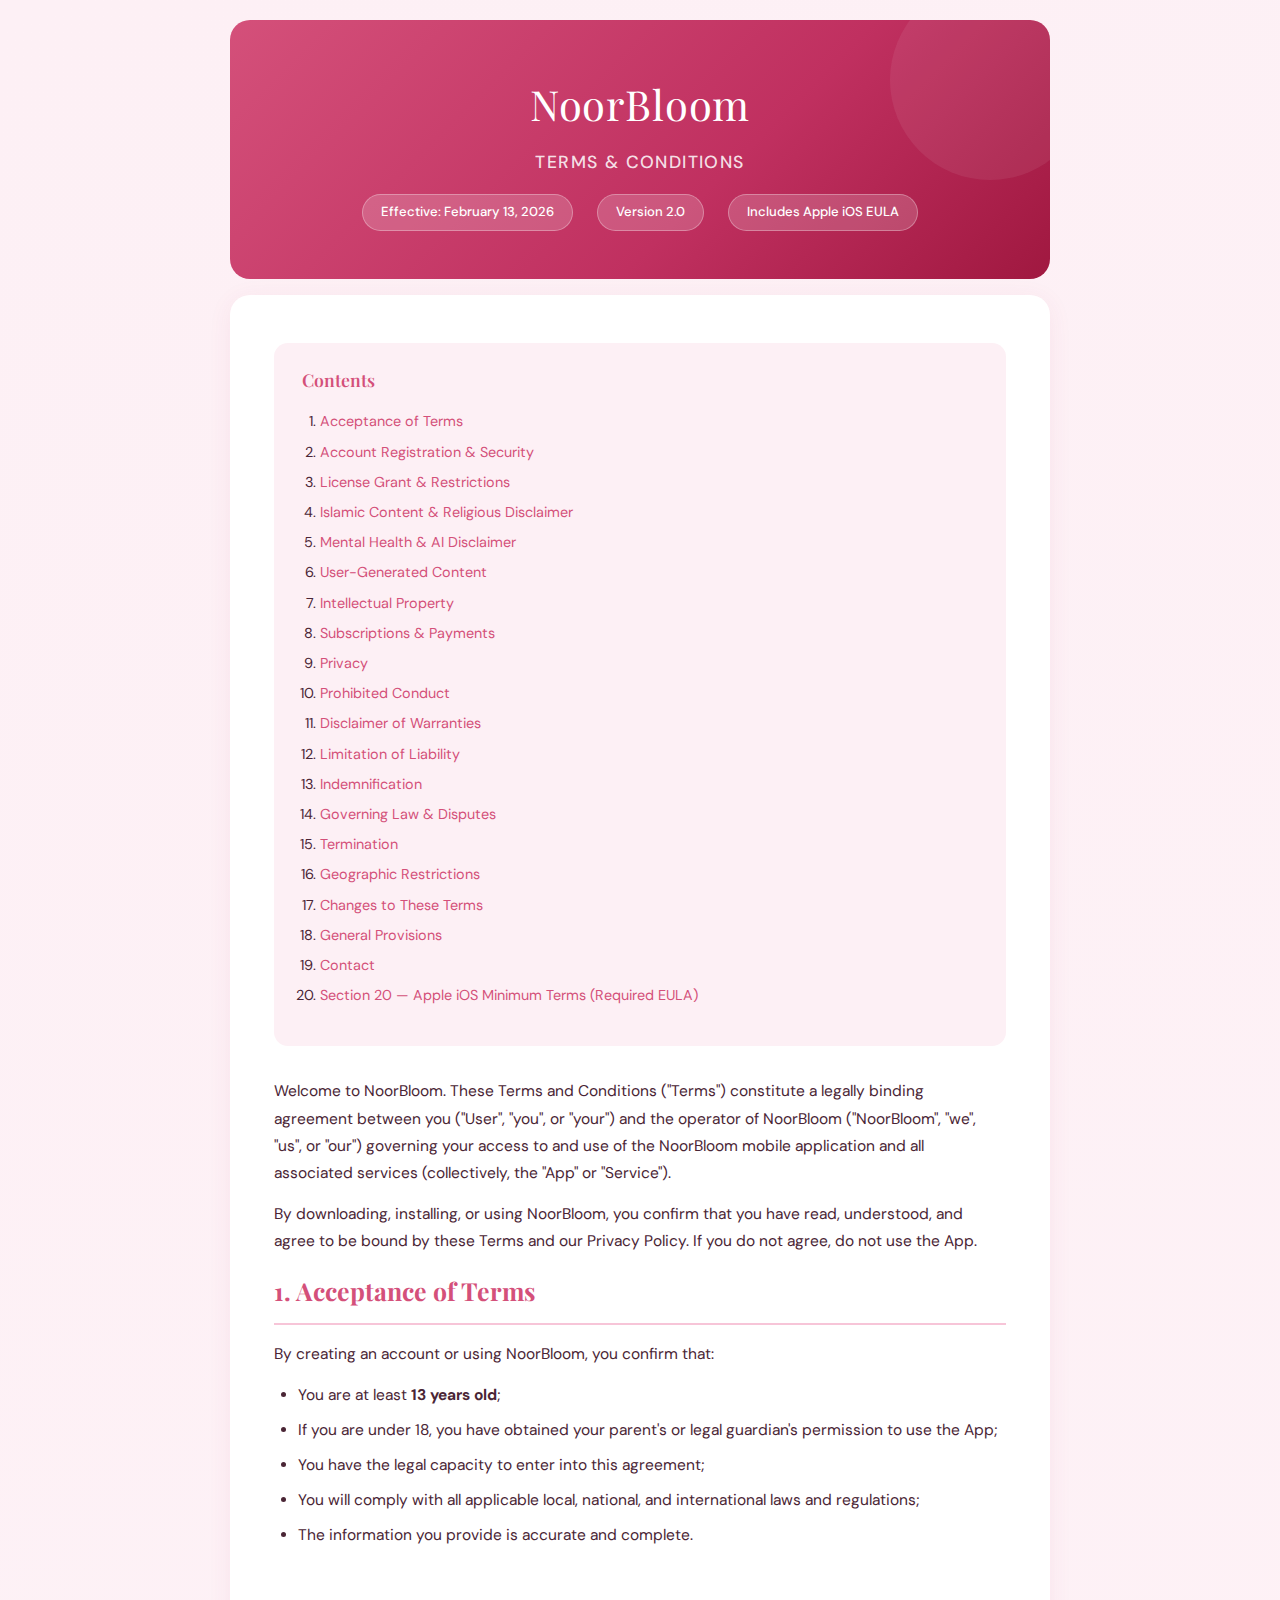
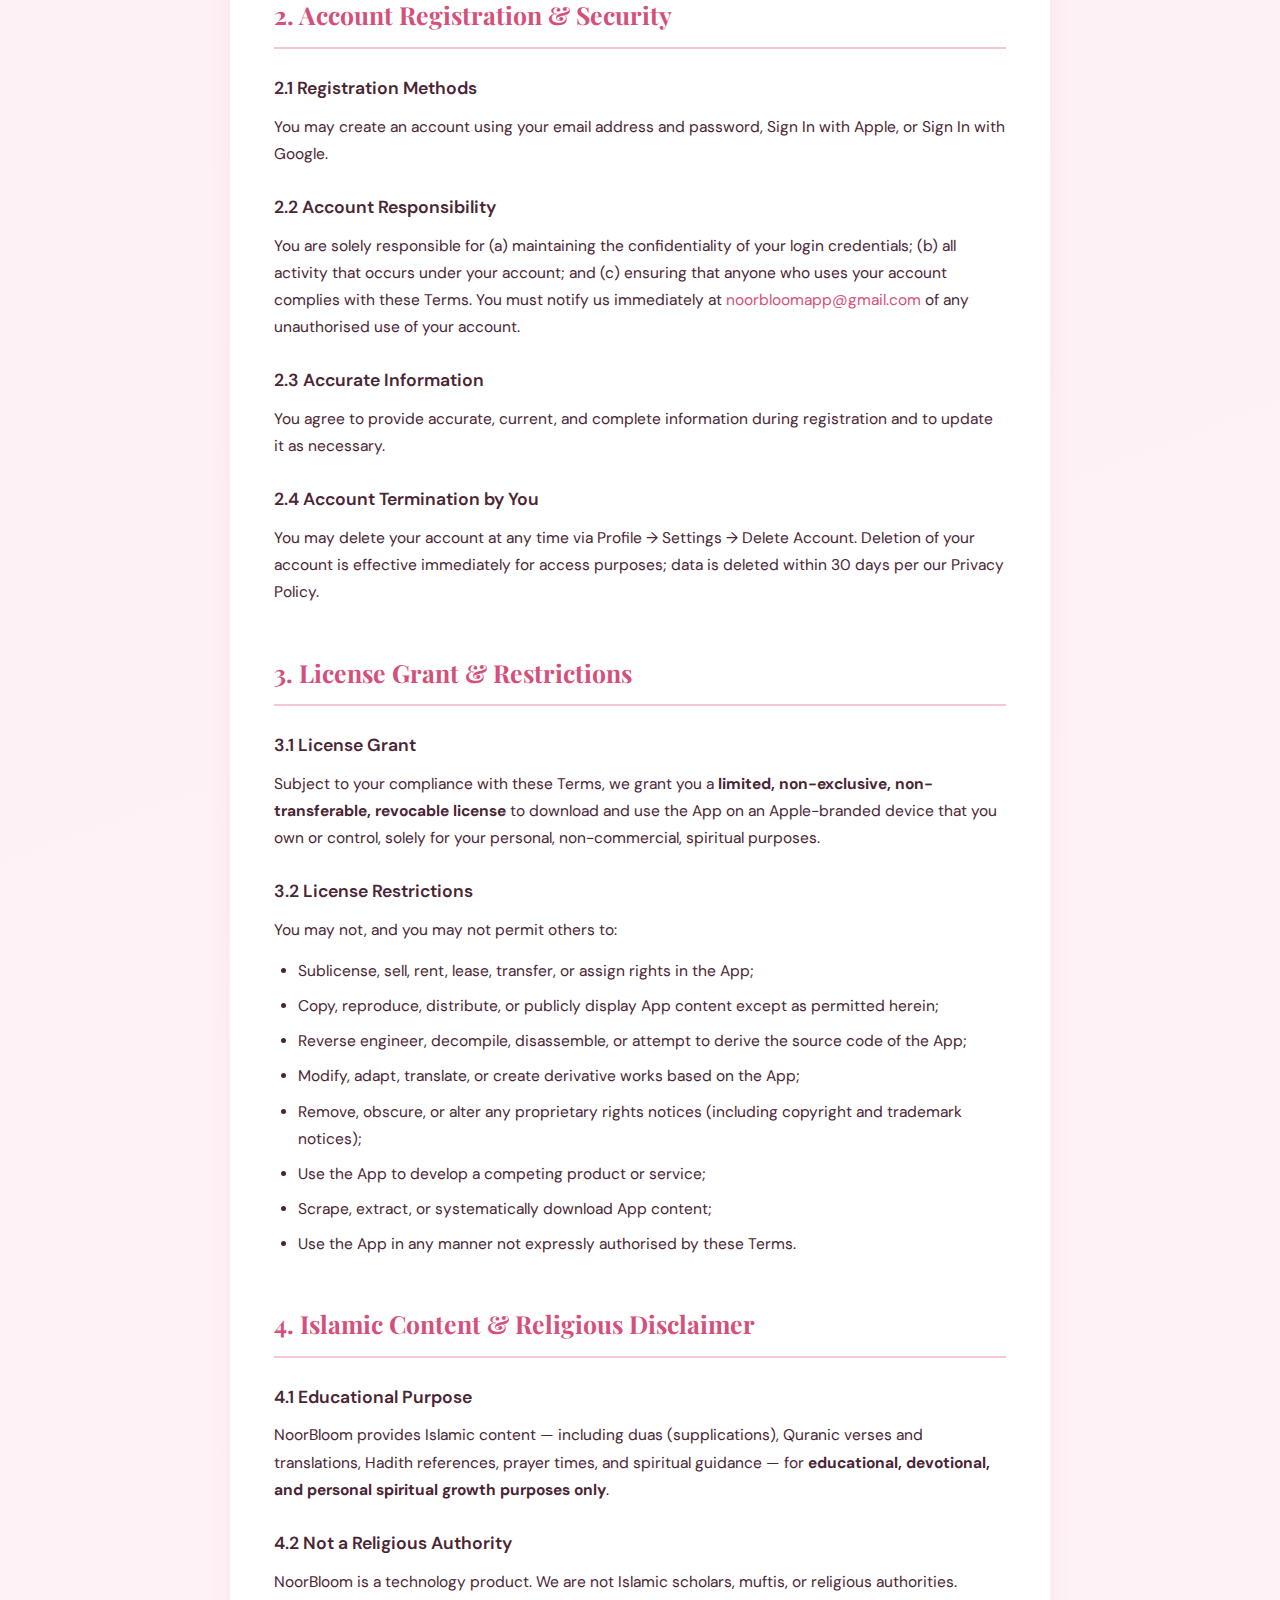
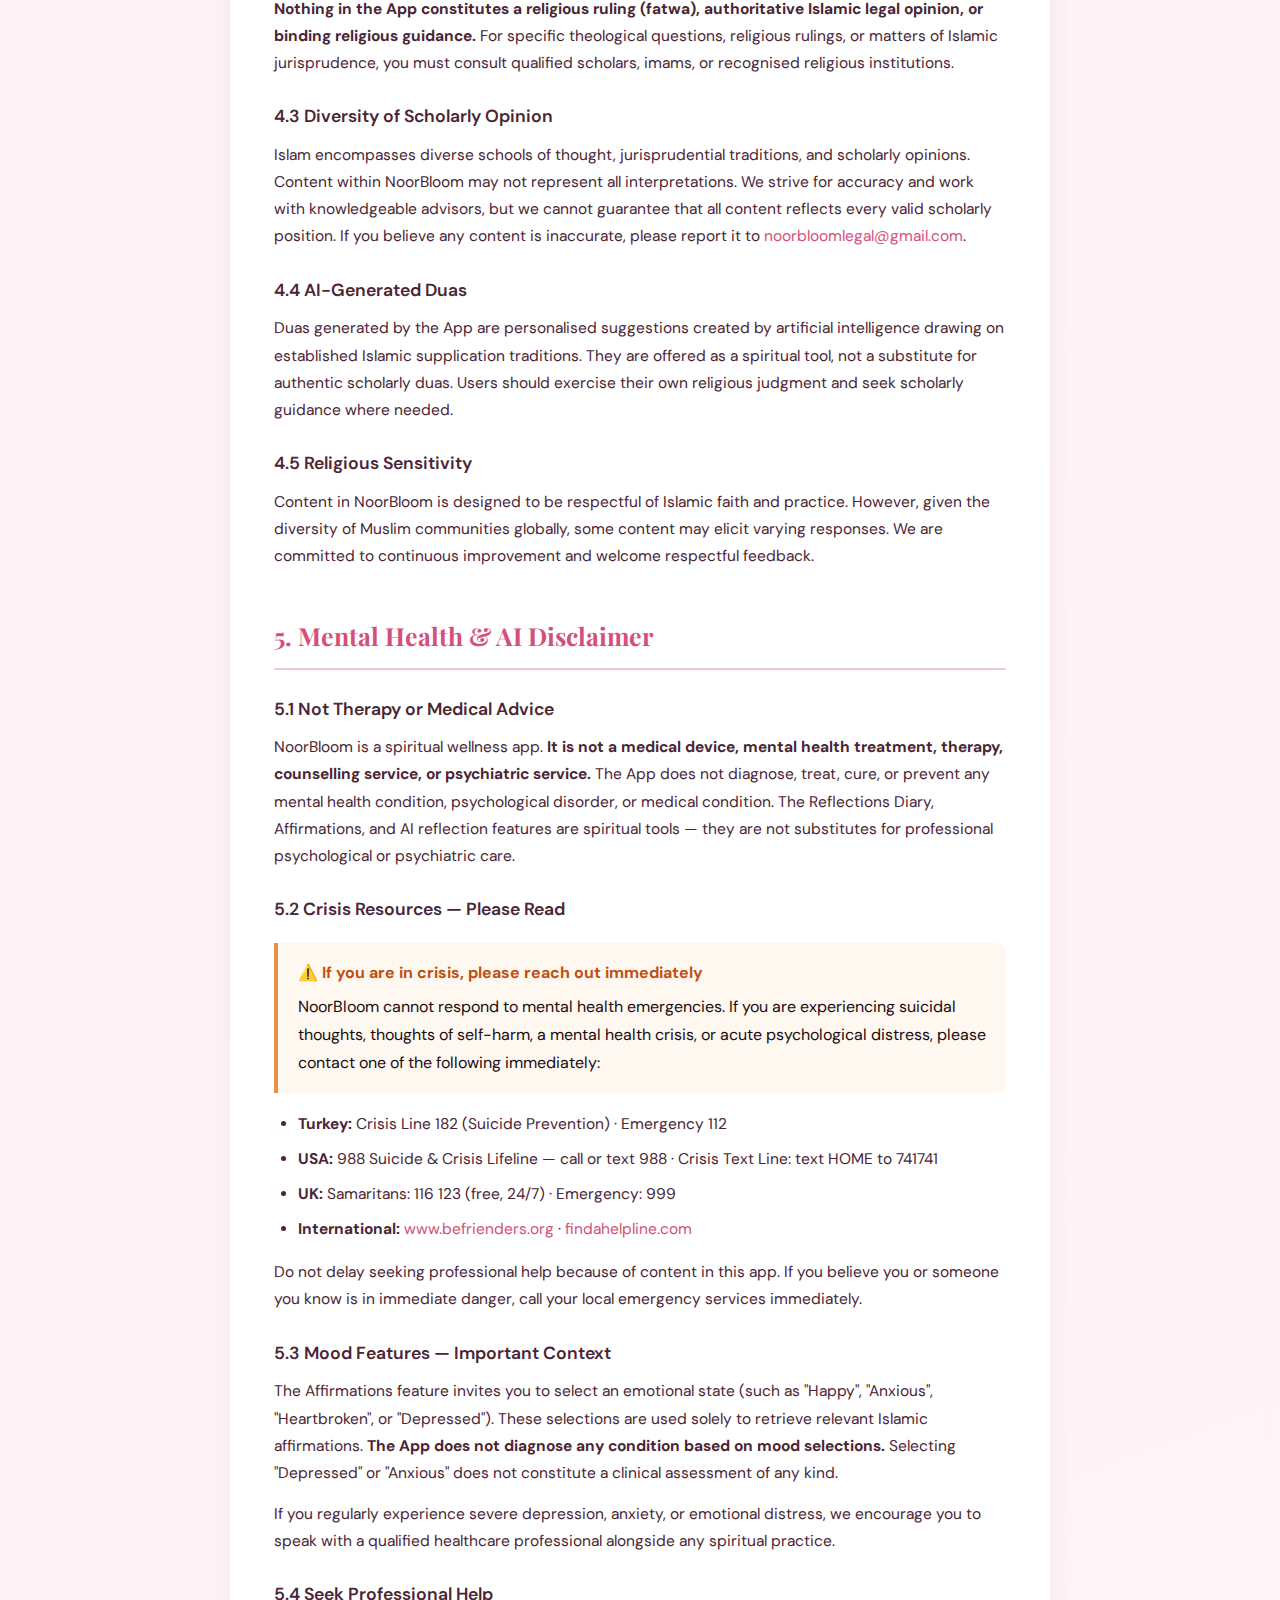
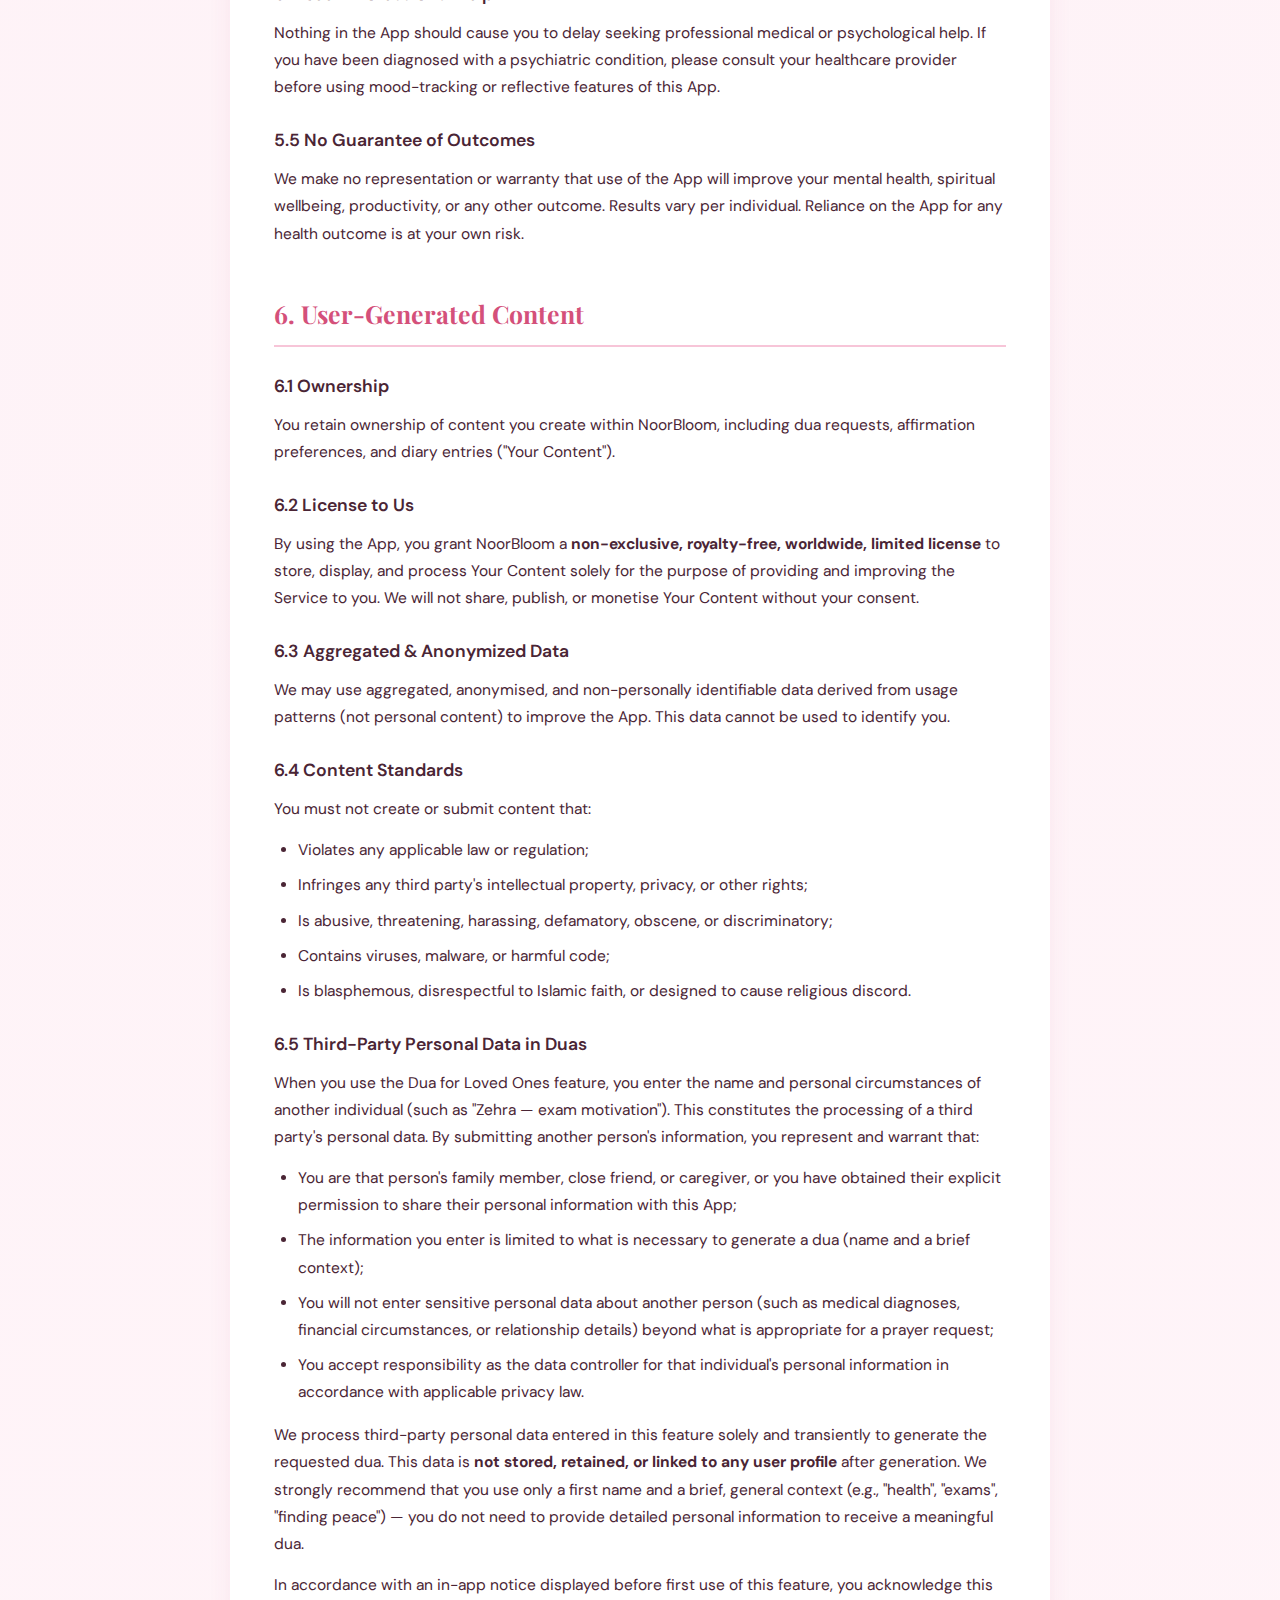
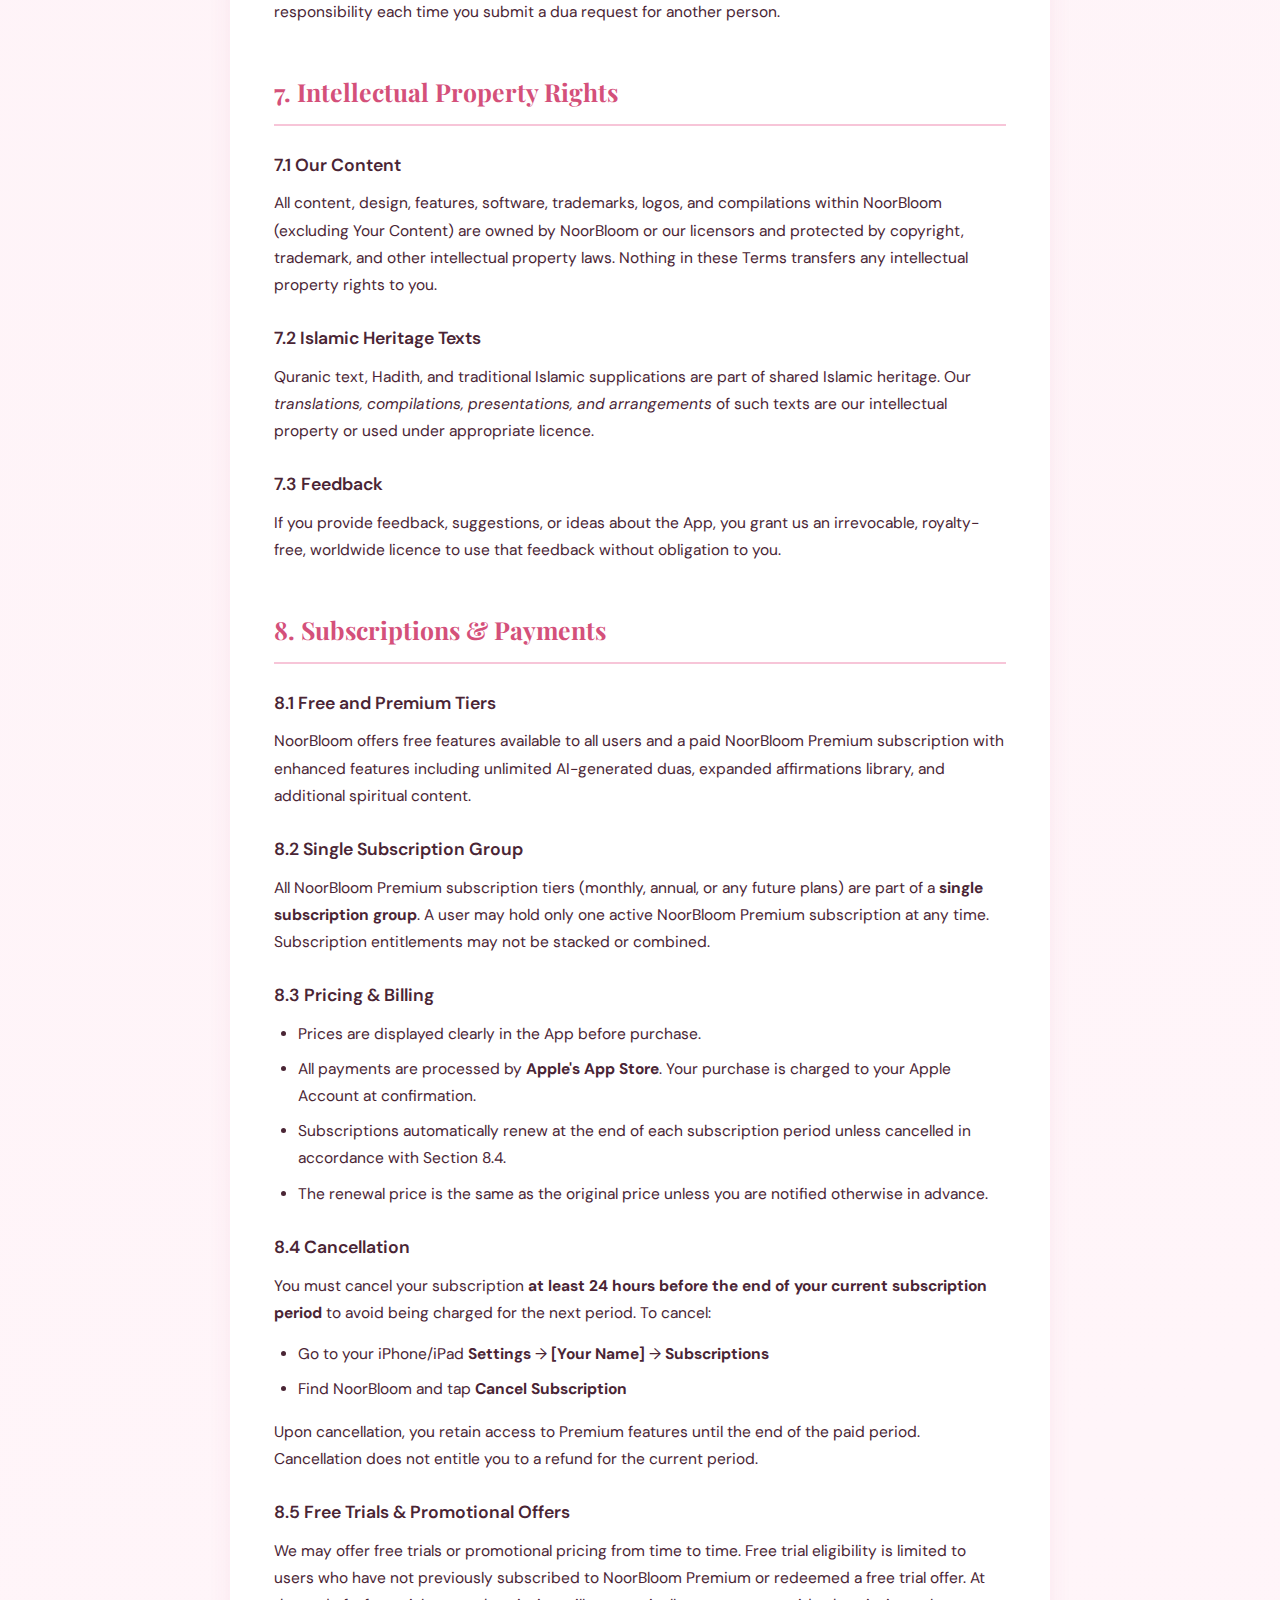
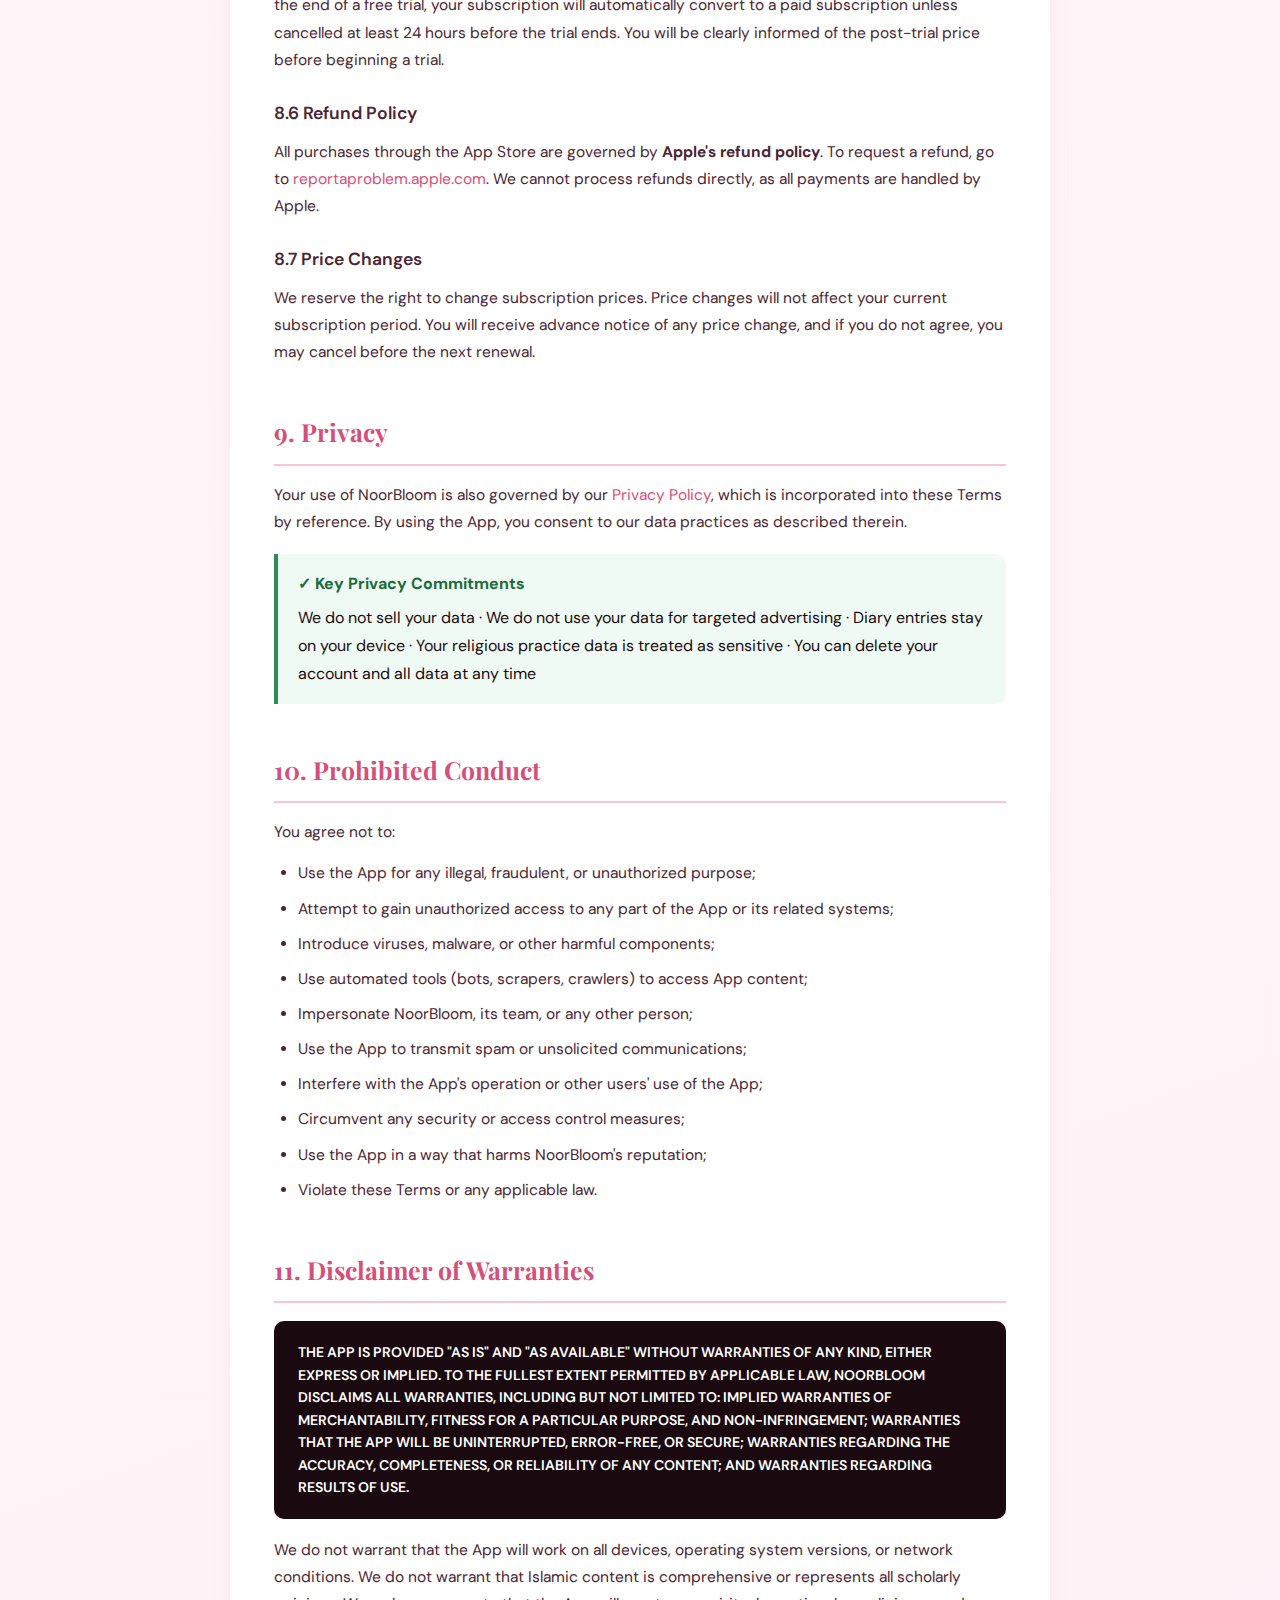
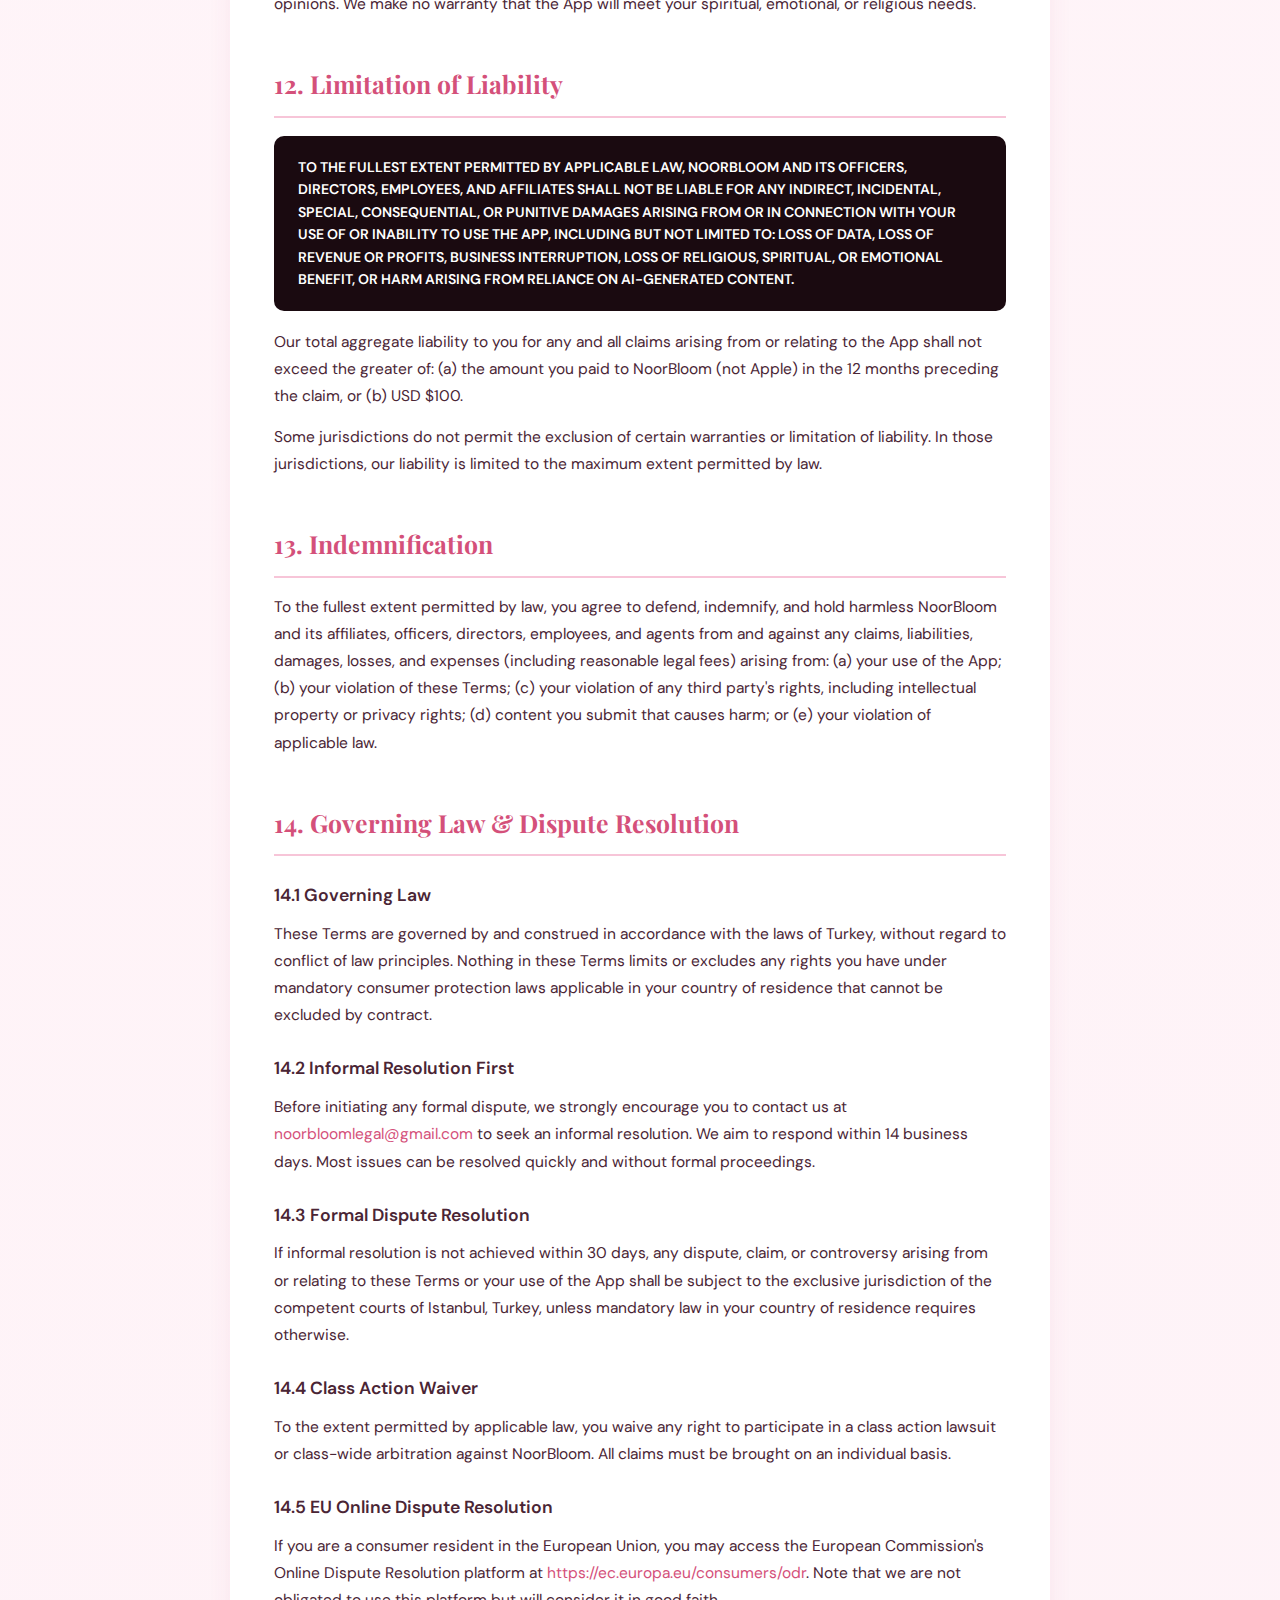
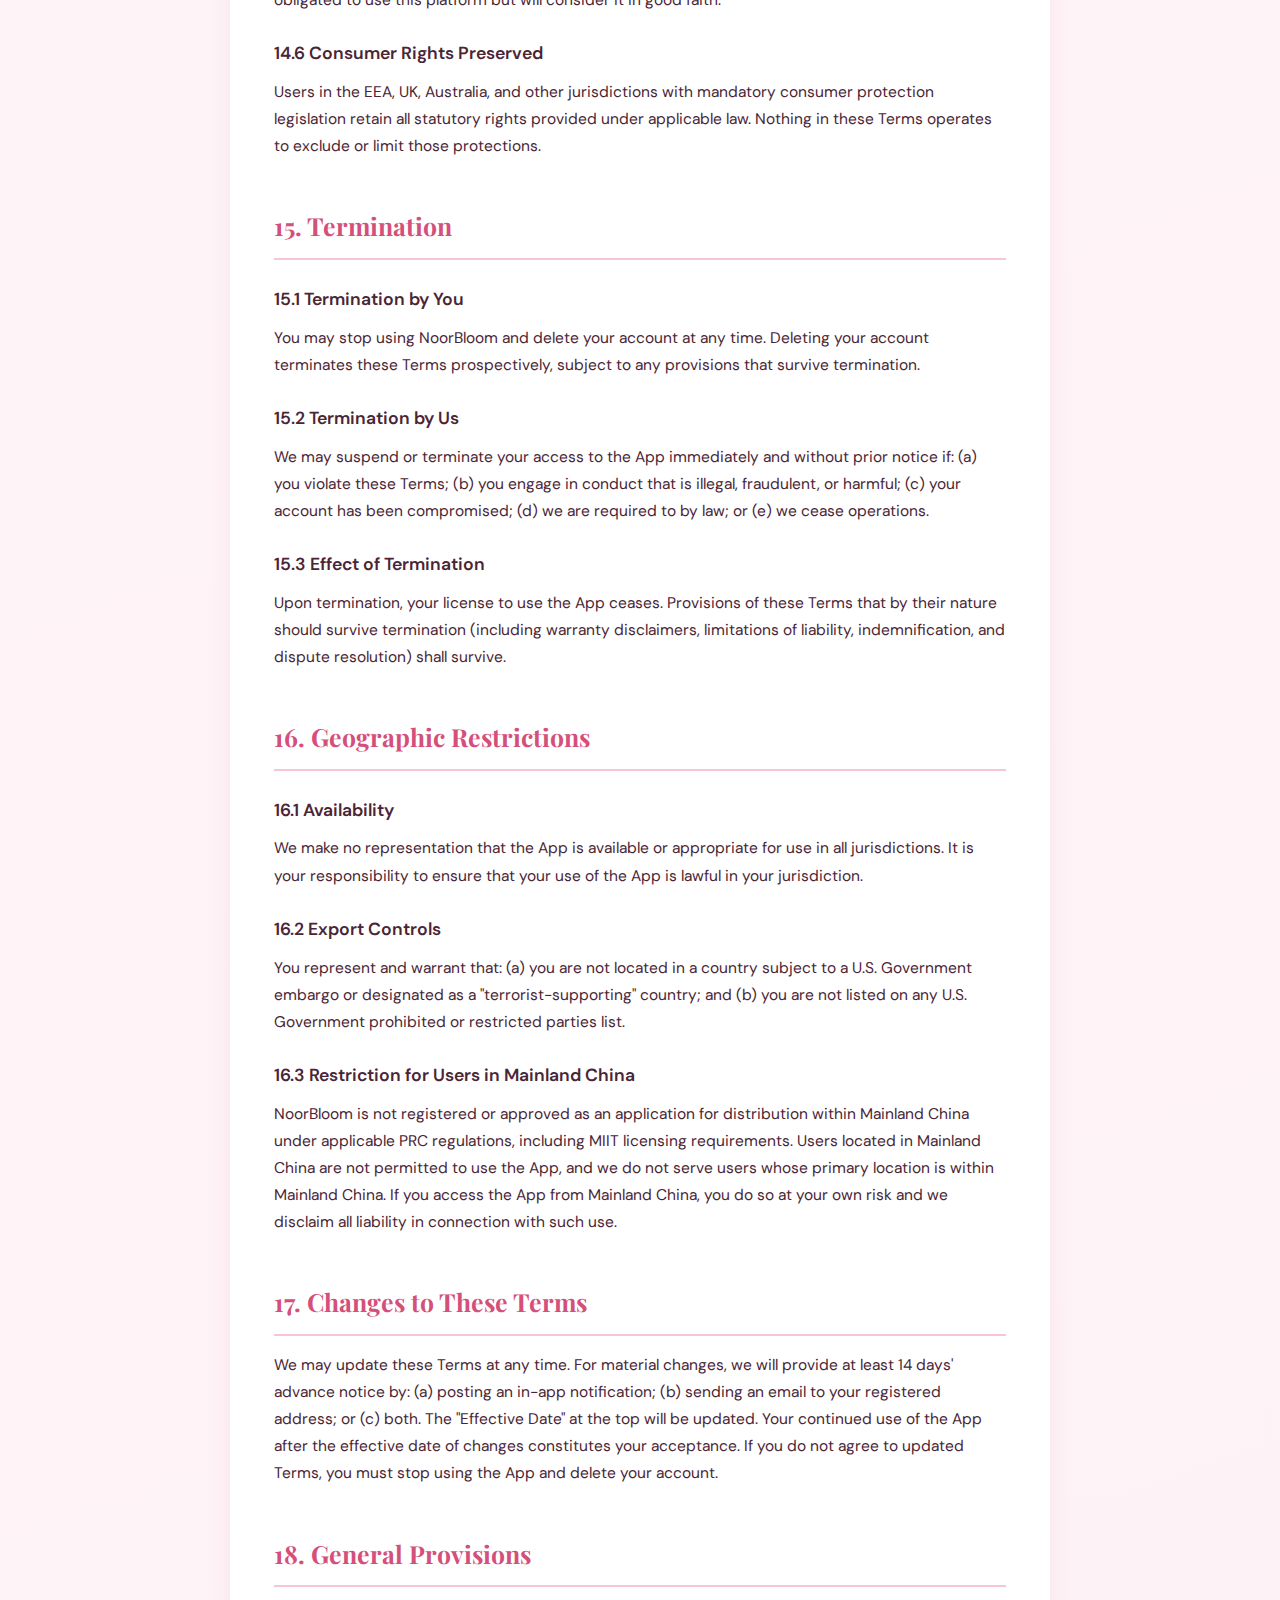
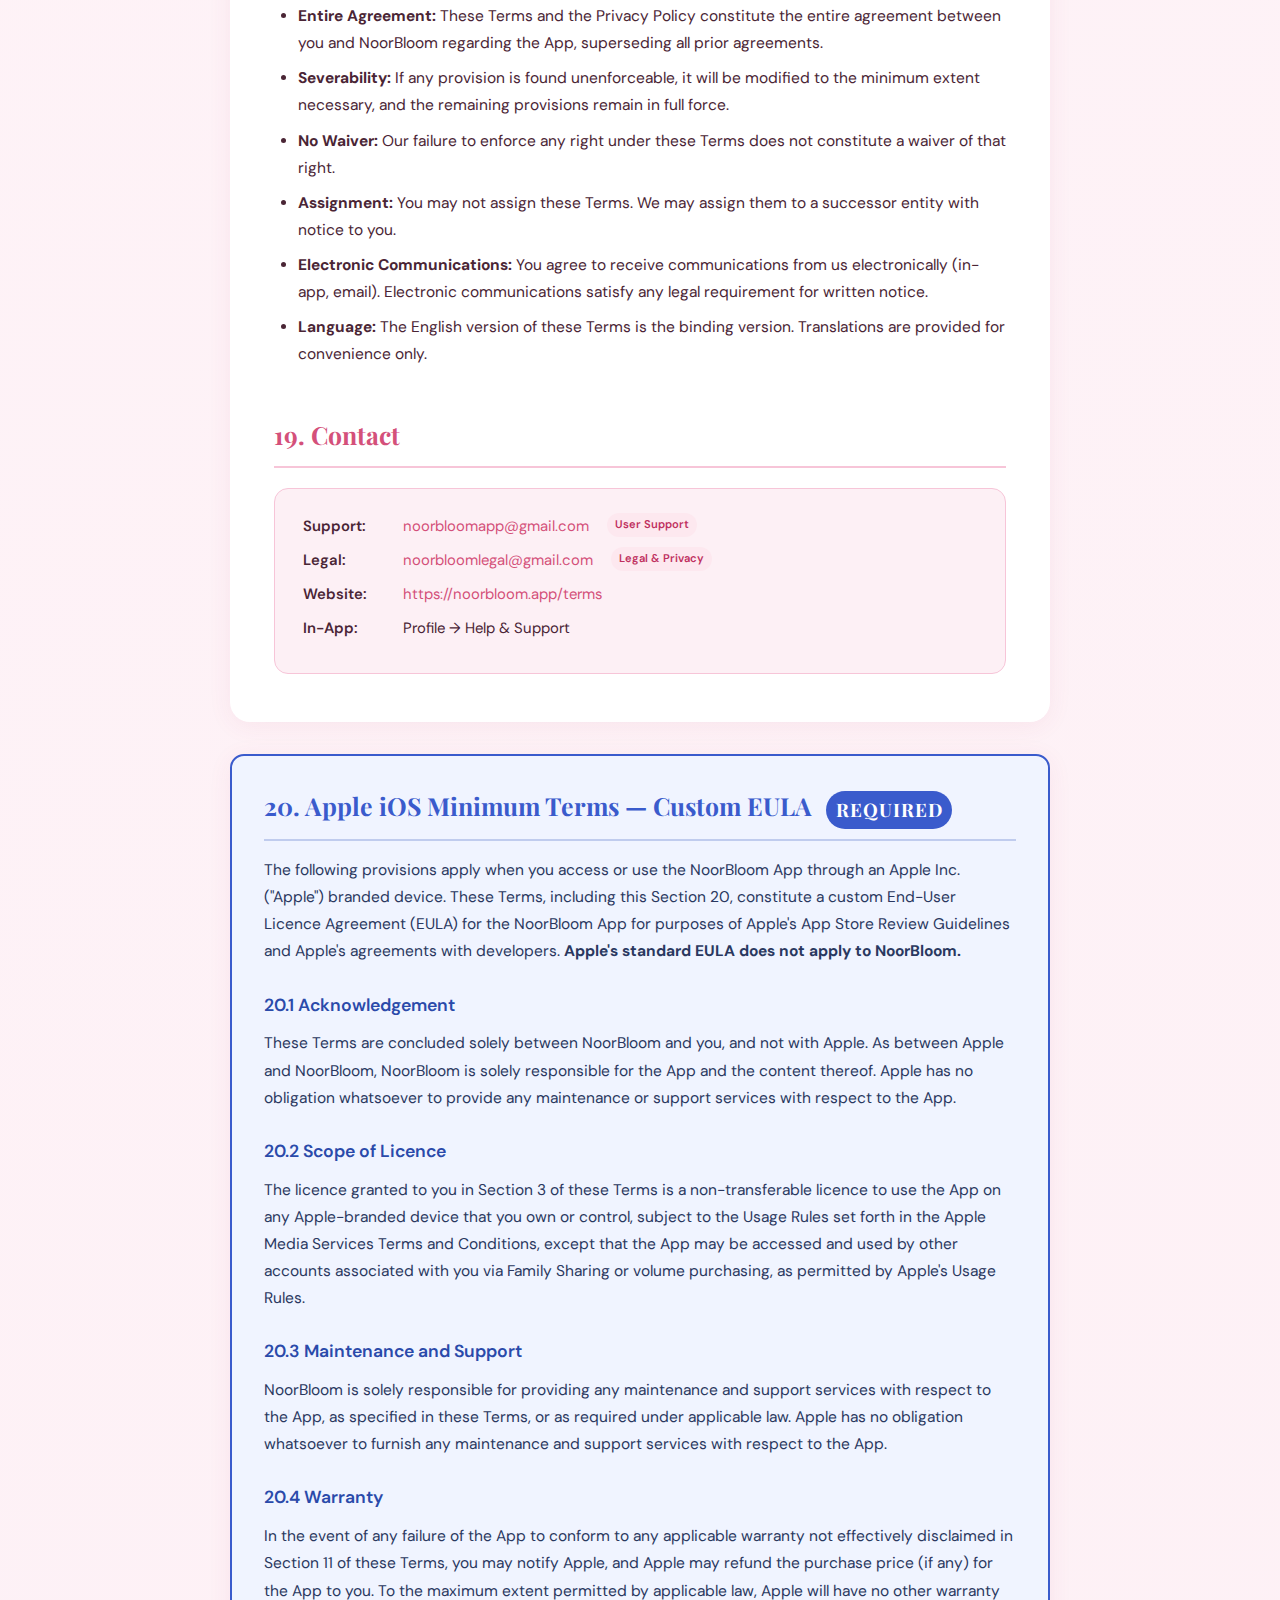
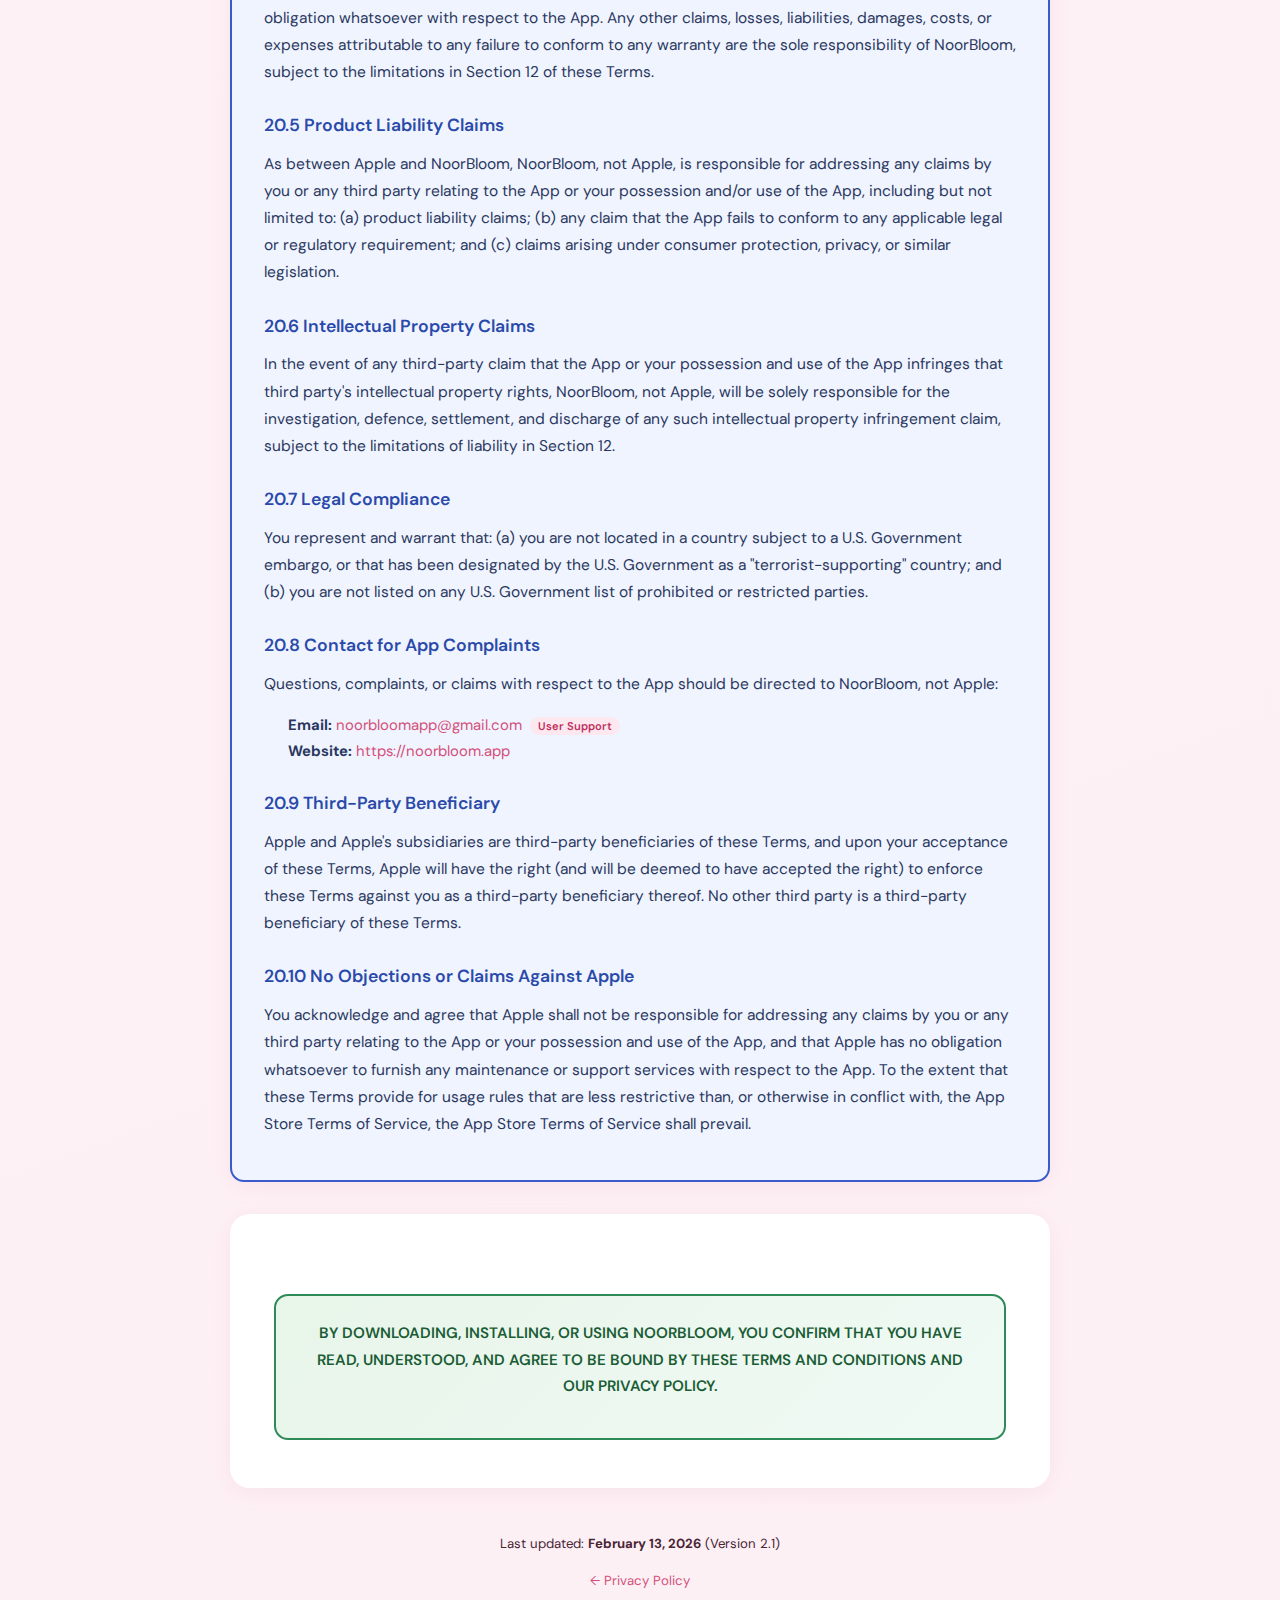
<file: terms.html>
<!DOCTYPE html>
<html lang="en">
<head>
    <meta charset="UTF-8">
    <meta name="viewport" content="width=device-width, initial-scale=1.0">
    <title>Terms and Conditions – NoorBloom</title>
    <link href="https://fonts.googleapis.com/css2?family=Playfair+Display:wght@400;600;700&family=DM+Sans:wght@300;400;500;600&display=swap" rel="stylesheet">
    <style>
        :root {
            --rose: #d4507a;
            --rose-light: #f7c5d8;
            --rose-pale: #fdf0f5;
            --rose-soft: #fae4ed;
            --text-dark: #1a0a10;
            --text-mid: #4a2535;
            --text-light: #7a5065;
            --border: #f0d0de;
            --alert-bg: #fff8f0;
            --alert-border: #e8914a;
            --commitment-bg: #f0faf5;
            --commitment-border: #2e8b57;
            --apple-bg: #f0f4ff;
            --apple-border: #3a5bcc;
            --caps-bg: #1a0a10;
            --caps-text: #fff;
        }

        * { margin: 0; padding: 0; box-sizing: border-box; }

        body {
            font-family: 'DM Sans', sans-serif;
            background: linear-gradient(160deg, #fdf0f5 0%, #fff5f9 50%, #fdf0f5 100%);
            color: var(--text-dark);
            line-height: 1.75;
            padding: 20px;
        }

        .page-wrapper {
            max-width: 820px;
            margin: 0 auto;
        }

        .doc-header {
            background: linear-gradient(135deg, #d4507a 0%, #c03060 60%, #a01840 100%);
            border-radius: 20px;
            padding: 48px 40px;
            margin-bottom: 16px;
            text-align: center;
            position: relative;
            overflow: hidden;
        }
        .doc-header::before {
            content: '';
            position: absolute;
            top: -40px; right: -40px;
            width: 200px; height: 200px;
            border-radius: 50%;
            background: rgba(255,255,255,0.07);
        }
        .app-name {
            font-family: 'Playfair Display', serif;
            font-size: 2.6em;
            color: #fff;
            letter-spacing: 0.02em;
            margin-bottom: 6px;
        }
        .doc-title {
            font-size: 1.1em;
            color: rgba(255,255,255,0.85);
            font-weight: 500;
            letter-spacing: 0.08em;
            text-transform: uppercase;
            margin-bottom: 16px;
        }
        .meta-row {
            display: flex;
            justify-content: center;
            gap: 24px;
            flex-wrap: wrap;
        }
        .meta-badge {
            background: rgba(255,255,255,0.18);
            border: 1px solid rgba(255,255,255,0.3);
            border-radius: 30px;
            padding: 6px 18px;
            font-size: 0.82em;
            color: #fff;
            font-weight: 500;
        }

        .content-card {
            background: #fff;
            border-radius: 20px;
            padding: 48px 44px;
            box-shadow: 0 4px 24px rgba(180,60,100,0.07);
            margin-bottom: 16px;
        }

        h2 {
            font-family: 'Playfair Display', serif;
            font-size: 1.55em;
            color: var(--rose);
            margin-top: 44px;
            margin-bottom: 16px;
            padding-bottom: 10px;
            border-bottom: 2px solid var(--rose-light);
        }
        h2:first-of-type { margin-top: 0; }

        h3 {
            font-family: 'DM Sans', sans-serif;
            font-size: 1.1em;
            font-weight: 600;
            color: var(--text-mid);
            margin-top: 24px;
            margin-bottom: 10px;
        }

        p {
            color: var(--text-mid);
            margin-bottom: 14px;
            font-size: 0.97em;
        }

        ul, ol {
            margin-left: 24px;
            margin-bottom: 16px;
        }
        li {
            color: var(--text-mid);
            margin-bottom: 8px;
            font-size: 0.97em;
        }

        a { color: var(--rose); text-decoration: none; }
        a:hover { text-decoration: underline; }

        .alert-box {
            background: var(--alert-bg);
            border-left: 4px solid var(--alert-border);
            border-radius: 0 10px 10px 0;
            padding: 16px 20px;
            margin: 18px 0;
        }
        .alert-box strong { color: #c05010; display: block; margin-bottom: 6px; }

        .commitment-box {
            background: var(--commitment-bg);
            border-left: 4px solid var(--commitment-border);
            border-radius: 0 10px 10px 0;
            padding: 16px 20px;
            margin: 18px 0;
        }
        .commitment-box strong { color: #1a6b3a; display: block; margin-bottom: 6px; }

        /* Apple Section Special Styling */
        .apple-section {
            background: var(--apple-bg);
            border: 2px solid var(--apple-border);
            border-radius: 14px;
            padding: 28px 32px;
            margin: 32px 0;
        }
        .apple-section h2 {
            color: var(--apple-border);
            border-bottom-color: #c0ccee;
            margin-top: 0;
        }
        .apple-section h3 { color: #2a4aaa; }
        .apple-section p, .apple-section li { color: #2a3860; }
        .apple-badge {
            display: inline-block;
            background: #3a5bcc;
            color: #fff;
            font-size: 0.75em;
            font-weight: 700;
            padding: 3px 10px;
            border-radius: 20px;
            margin-left: 8px;
            vertical-align: middle;
            letter-spacing: 0.05em;
        }

        /* CAPS/Uppercase legal sections */
        .caps-block {
            background: var(--caps-bg);
            color: var(--caps-text);
            border-radius: 10px;
            padding: 20px 24px;
            margin: 18px 0;
            font-size: 0.88em;
            font-weight: 600;
            line-height: 1.6;
        }

        /* Acceptance box */
        .acceptance-box {
            background: linear-gradient(135deg, #e8f5e9, #f0faf5);
            border: 2px solid #2e8b57;
            border-radius: 14px;
            padding: 24px 28px;
            text-align: center;
            margin-top: 32px;
        }
        .acceptance-box p {
            font-weight: 600;
            color: #1a5c35;
            font-size: 0.95em;
        }

        .contact-box {
            background: var(--rose-pale);
            border: 1px solid var(--rose-light);
            border-radius: 14px;
            padding: 24px 28px;
            margin-top: 20px;
        }
        .contact-row {
            display: flex;
            align-items: flex-start;
            gap: 10px;
            margin-bottom: 8px;
            font-size: 0.93em;
            color: var(--text-mid);
        }
        .contact-label { font-weight: 600; min-width: 90px; }

        .toc {
            background: var(--rose-pale);
            border-radius: 14px;
            padding: 22px 28px;
            margin-bottom: 32px;
        }
        .toc h3 { color: var(--rose); margin-top: 0; margin-bottom: 14px; font-family: 'Playfair Display', serif; }
        .toc ol { margin-left: 18px; }
        .toc li { margin-bottom: 5px; font-size: 0.9em; }

        .data-table {
            width: 100%;
            border-collapse: collapse;
            margin: 18px 0;
            font-size: 0.9em;
        }
        .data-table th {
            background: var(--rose-soft);
            color: var(--rose);
            font-weight: 600;
            padding: 12px 14px;
            text-align: left;
            border: 1px solid var(--border);
        }
        .data-table td {
            padding: 11px 14px;
            border: 1px solid var(--border);
            color: var(--text-mid);
            vertical-align: top;
        }
        .data-table tr:nth-child(even) td { background: var(--rose-pale); }

        .doc-footer {
            text-align: center;
            padding: 28px;
            color: var(--text-light);
            font-size: 0.85em;
        }
        .doc-footer a { color: var(--rose); }

        @media (max-width: 640px) {
            .content-card { padding: 28px 20px; }
            .doc-header { padding: 36px 24px; }
            .app-name { font-size: 2em; }
            .apple-section { padding: 22px 18px; }
        }
    </style>
</head>
<body>
<div class="page-wrapper">

    <div class="doc-header">
        <div class="app-name">NoorBloom</div>
        <div class="doc-title">Terms &amp; Conditions</div>
        <div class="meta-row">
            <span class="meta-badge">Effective: February 13, 2026</span>
            <span class="meta-badge">Version 2.0</span>
            <span class="meta-badge">Includes Apple iOS EULA</span>
        </div>
    </div>

    <div class="content-card">

        <div class="toc">
            <h3>Contents</h3>
            <ol>
                <li><a href="#acceptance">Acceptance of Terms</a></li>
                <li><a href="#account">Account Registration &amp; Security</a></li>
                <li><a href="#license">License Grant &amp; Restrictions</a></li>
                <li><a href="#islamic">Islamic Content &amp; Religious Disclaimer</a></li>
                <li><a href="#mental">Mental Health &amp; AI Disclaimer</a></li>
                <li><a href="#ugc">User-Generated Content</a></li>
                <li><a href="#ip">Intellectual Property</a></li>
                <li><a href="#subscriptions">Subscriptions &amp; Payments</a></li>
                <li><a href="#privacy">Privacy</a></li>
                <li><a href="#prohibited">Prohibited Conduct</a></li>
                <li><a href="#warranty">Disclaimer of Warranties</a></li>
                <li><a href="#liability">Limitation of Liability</a></li>
                <li><a href="#indemnity">Indemnification</a></li>
                <li><a href="#governing">Governing Law &amp; Disputes</a></li>
                <li><a href="#termination">Termination</a></li>
                <li><a href="#geo">Geographic Restrictions</a></li>
                <li><a href="#changes">Changes to These Terms</a></li>
                <li><a href="#general">General Provisions</a></li>
                <li><a href="#contact-terms">Contact</a></li>
                <li><a href="#apple-eula">Section 20 — Apple iOS Minimum Terms (Required EULA)</a></li>
            </ol>
        </div>

        <p>Welcome to NoorBloom. These Terms and Conditions ("Terms") constitute a legally binding agreement between you ("User", "you", or "your") and the operator of NoorBloom ("NoorBloom", "we", "us", or "our") governing your access to and use of the NoorBloom mobile application and all associated services (collectively, the "App" or "Service").</p>

        <p>By downloading, installing, or using NoorBloom, you confirm that you have read, understood, and agree to be bound by these Terms and our Privacy Policy. If you do not agree, do not use the App.</p>

        <!-- SECTION 1 -->
        <h2 id="acceptance">1. Acceptance of Terms</h2>
        <p>By creating an account or using NoorBloom, you confirm that:</p>
        <ul>
            <li>You are at least <strong>13 years old</strong>;</li>
            <li>If you are under 18, you have obtained your parent's or legal guardian's permission to use the App;</li>
            <li>You have the legal capacity to enter into this agreement;</li>
            <li>You will comply with all applicable local, national, and international laws and regulations;</li>
            <li>The information you provide is accurate and complete.</li>
        </ul>

        <!-- SECTION 2 -->
        <h2 id="account">2. Account Registration &amp; Security</h2>

        <h3>2.1 Registration Methods</h3>
        <p>You may create an account using your email address and password, Sign In with Apple, or Sign In with Google.</p>

        <h3>2.2 Account Responsibility</h3>
        <p>You are solely responsible for (a) maintaining the confidentiality of your login credentials; (b) all activity that occurs under your account; and (c) ensuring that anyone who uses your account complies with these Terms. You must notify us immediately at <a href="mailto:noorbloomapp@gmail.com">noorbloomapp@gmail.com</a> of any unauthorised use of your account.</p>

        <h3>2.3 Accurate Information</h3>
        <p>You agree to provide accurate, current, and complete information during registration and to update it as necessary.</p>

        <h3>2.4 Account Termination by You</h3>
        <p>You may delete your account at any time via Profile → Settings → Delete Account. Deletion of your account is effective immediately for access purposes; data is deleted within 30 days per our Privacy Policy.</p>

        <!-- SECTION 3 -->
        <h2 id="license">3. License Grant &amp; Restrictions</h2>

        <h3>3.1 License Grant</h3>
        <p>Subject to your compliance with these Terms, we grant you a <strong>limited, non-exclusive, non-transferable, revocable license</strong> to download and use the App on an Apple-branded device that you own or control, solely for your personal, non-commercial, spiritual purposes.</p>

        <h3>3.2 License Restrictions</h3>
        <p>You may not, and you may not permit others to:</p>
        <ul>
            <li>Sublicense, sell, rent, lease, transfer, or assign rights in the App;</li>
            <li>Copy, reproduce, distribute, or publicly display App content except as permitted herein;</li>
            <li>Reverse engineer, decompile, disassemble, or attempt to derive the source code of the App;</li>
            <li>Modify, adapt, translate, or create derivative works based on the App;</li>
            <li>Remove, obscure, or alter any proprietary rights notices (including copyright and trademark notices);</li>
            <li>Use the App to develop a competing product or service;</li>
            <li>Scrape, extract, or systematically download App content;</li>
            <li>Use the App in any manner not expressly authorised by these Terms.</li>
        </ul>

        <!-- SECTION 4 -->
        <h2 id="islamic">4. Islamic Content &amp; Religious Disclaimer</h2>

        <h3>4.1 Educational Purpose</h3>
        <p>NoorBloom provides Islamic content — including duas (supplications), Quranic verses and translations, Hadith references, prayer times, and spiritual guidance — for <strong>educational, devotional, and personal spiritual growth purposes only</strong>.</p>

        <h3>4.2 Not a Religious Authority</h3>
        <p>NoorBloom is a technology product. We are not Islamic scholars, muftis, or religious authorities. <strong>Nothing in the App constitutes a religious ruling (fatwa), authoritative Islamic legal opinion, or binding religious guidance.</strong> For specific theological questions, religious rulings, or matters of Islamic jurisprudence, you must consult qualified scholars, imams, or recognised religious institutions.</p>

        <h3>4.3 Diversity of Scholarly Opinion</h3>
        <p>Islam encompasses diverse schools of thought, jurisprudential traditions, and scholarly opinions. Content within NoorBloom may not represent all interpretations. We strive for accuracy and work with knowledgeable advisors, but we cannot guarantee that all content reflects every valid scholarly position. If you believe any content is inaccurate, please report it to <a href="mailto:noorbloomlegal@gmail.com">noorbloomlegal@gmail.com</a>.</p>

        <h3>4.4 AI-Generated Duas</h3>
        <p>Duas generated by the App are personalised suggestions created by artificial intelligence drawing on established Islamic supplication traditions. They are offered as a spiritual tool, not a substitute for authentic scholarly duas. Users should exercise their own religious judgment and seek scholarly guidance where needed.</p>

        <h3>4.5 Religious Sensitivity</h3>
        <p>Content in NoorBloom is designed to be respectful of Islamic faith and practice. However, given the diversity of Muslim communities globally, some content may elicit varying responses. We are committed to continuous improvement and welcome respectful feedback.</p>

        <!-- SECTION 5 -->
        <h2 id="mental">5. Mental Health &amp; AI Disclaimer</h2>

        <h3>5.1 Not Therapy or Medical Advice</h3>
        <p>NoorBloom is a spiritual wellness app. <strong>It is not a medical device, mental health treatment, therapy, counselling service, or psychiatric service.</strong> The App does not diagnose, treat, cure, or prevent any mental health condition, psychological disorder, or medical condition. The Reflections Diary, Affirmations, and AI reflection features are spiritual tools — they are not substitutes for professional psychological or psychiatric care.</p>

        <h3>5.2 Crisis Resources — Please Read</h3>
        <div class="alert-box">
            <strong>⚠️ If you are in crisis, please reach out immediately</strong>
            NoorBloom cannot respond to mental health emergencies. If you are experiencing suicidal thoughts, thoughts of self-harm, a mental health crisis, or acute psychological distress, please contact one of the following immediately:
        </div>
        <ul>
            <li><strong>Turkey:</strong> Crisis Line 182 (Suicide Prevention) · Emergency 112</li>
            <li><strong>USA:</strong> 988 Suicide &amp; Crisis Lifeline — call or text 988 · Crisis Text Line: text HOME to 741741</li>
            <li><strong>UK:</strong> Samaritans: 116 123 (free, 24/7) · Emergency: 999</li>
            <li><strong>International:</strong> <a href="https://www.befrienders.org" target="_blank">www.befrienders.org</a> · <a href="https://findahelpline.com" target="_blank">findahelpline.com</a></li>
        </ul>
        <p>Do not delay seeking professional help because of content in this app. If you believe you or someone you know is in immediate danger, call your local emergency services immediately.</p>

        <h3>5.3 Mood Features — Important Context</h3>
        <p>The Affirmations feature invites you to select an emotional state (such as "Happy", "Anxious", "Heartbroken", or "Depressed"). These selections are used solely to retrieve relevant Islamic affirmations. <strong>The App does not diagnose any condition based on mood selections.</strong> Selecting "Depressed" or "Anxious" does not constitute a clinical assessment of any kind.</p>
        <p>If you regularly experience severe depression, anxiety, or emotional distress, we encourage you to speak with a qualified healthcare professional alongside any spiritual practice.</p>

        <h3>5.4 Seek Professional Help</h3>
        <p>Nothing in the App should cause you to delay seeking professional medical or psychological help. If you have been diagnosed with a psychiatric condition, please consult your healthcare provider before using mood-tracking or reflective features of this App.</p>

        <h3>5.5 No Guarantee of Outcomes</h3>
        <p>We make no representation or warranty that use of the App will improve your mental health, spiritual wellbeing, productivity, or any other outcome. Results vary per individual. Reliance on the App for any health outcome is at your own risk.</p>

        <!-- SECTION 6 -->
        <h2 id="ugc">6. User-Generated Content</h2>

        <h3>6.1 Ownership</h3>
        <p>You retain ownership of content you create within NoorBloom, including dua requests, affirmation preferences, and diary entries ("Your Content").</p>

        <h3>6.2 License to Us</h3>
        <p>By using the App, you grant NoorBloom a <strong>non-exclusive, royalty-free, worldwide, limited license</strong> to store, display, and process Your Content solely for the purpose of providing and improving the Service to you. We will not share, publish, or monetise Your Content without your consent.</p>

        <h3>6.3 Aggregated & Anonymized Data</h3>
        <p>We may use aggregated, anonymised, and non-personally identifiable data derived from usage patterns (not personal content) to improve the App. This data cannot be used to identify you.</p>

        <h3>6.4 Content Standards</h3>
        <p>You must not create or submit content that:</p>
        <ul>
            <li>Violates any applicable law or regulation;</li>
            <li>Infringes any third party's intellectual property, privacy, or other rights;</li>
            <li>Is abusive, threatening, harassing, defamatory, obscene, or discriminatory;</li>
            <li>Contains viruses, malware, or harmful code;</li>
            <li>Is blasphemous, disrespectful to Islamic faith, or designed to cause religious discord.</li>
        </ul>

        <h3>6.5 Third-Party Personal Data in Duas</h3>
        <p>When you use the Dua for Loved Ones feature, you enter the name and personal circumstances of another individual (such as "Zehra — exam motivation"). This constitutes the processing of a third party's personal data. By submitting another person's information, you represent and warrant that:</p>
        <ul>
            <li>You are that person's family member, close friend, or caregiver, or you have obtained their explicit permission to share their personal information with this App;</li>
            <li>The information you enter is limited to what is necessary to generate a dua (name and a brief context);</li>
            <li>You will not enter sensitive personal data about another person (such as medical diagnoses, financial circumstances, or relationship details) beyond what is appropriate for a prayer request;</li>
            <li>You accept responsibility as the data controller for that individual's personal information in accordance with applicable privacy law.</li>
        </ul>
        <p>We process third-party personal data entered in this feature solely and transiently to generate the requested dua. This data is <strong>not stored, retained, or linked to any user profile</strong> after generation. We strongly recommend that you use only a first name and a brief, general context (e.g., "health", "exams", "finding peace") — you do not need to provide detailed personal information to receive a meaningful dua.</p>
        <p>In accordance with an in-app notice displayed before first use of this feature, you acknowledge this responsibility each time you submit a dua request for another person.</p>

        <!-- SECTION 7 -->
        <h2 id="ip">7. Intellectual Property Rights</h2>

        <h3>7.1 Our Content</h3>
        <p>All content, design, features, software, trademarks, logos, and compilations within NoorBloom (excluding Your Content) are owned by NoorBloom or our licensors and protected by copyright, trademark, and other intellectual property laws. Nothing in these Terms transfers any intellectual property rights to you.</p>

        <h3>7.2 Islamic Heritage Texts</h3>
        <p>Quranic text, Hadith, and traditional Islamic supplications are part of shared Islamic heritage. Our <em>translations, compilations, presentations, and arrangements</em> of such texts are our intellectual property or used under appropriate licence.</p>

        <h3>7.3 Feedback</h3>
        <p>If you provide feedback, suggestions, or ideas about the App, you grant us an irrevocable, royalty-free, worldwide licence to use that feedback without obligation to you.</p>

        <!-- SECTION 8 -->
        <h2 id="subscriptions">8. Subscriptions &amp; Payments</h2>

        <h3>8.1 Free and Premium Tiers</h3>
        <p>NoorBloom offers free features available to all users and a paid NoorBloom Premium subscription with enhanced features including unlimited AI-generated duas, expanded affirmations library, and additional spiritual content.</p>

        <h3>8.2 Single Subscription Group</h3>
        <p>All NoorBloom Premium subscription tiers (monthly, annual, or any future plans) are part of a <strong>single subscription group</strong>. A user may hold only one active NoorBloom Premium subscription at any time. Subscription entitlements may not be stacked or combined.</p>

        <h3>8.3 Pricing &amp; Billing</h3>
        <ul>
            <li>Prices are displayed clearly in the App before purchase.</li>
            <li>All payments are processed by <strong>Apple's App Store</strong>. Your purchase is charged to your Apple Account at confirmation.</li>
            <li>Subscriptions automatically renew at the end of each subscription period unless cancelled in accordance with Section 8.4.</li>
            <li>The renewal price is the same as the original price unless you are notified otherwise in advance.</li>
        </ul>

        <h3>8.4 Cancellation</h3>
        <p>You must cancel your subscription <strong>at least 24 hours before the end of your current subscription period</strong> to avoid being charged for the next period. To cancel:</p>
        <ul>
            <li>Go to your iPhone/iPad <strong>Settings</strong> → <strong>[Your Name]</strong> → <strong>Subscriptions</strong></li>
            <li>Find NoorBloom and tap <strong>Cancel Subscription</strong></li>
        </ul>
        <p>Upon cancellation, you retain access to Premium features until the end of the paid period. Cancellation does not entitle you to a refund for the current period.</p>

        <h3>8.5 Free Trials &amp; Promotional Offers</h3>
        <p>We may offer free trials or promotional pricing from time to time. Free trial eligibility is limited to users who have not previously subscribed to NoorBloom Premium or redeemed a free trial offer. At the end of a free trial, your subscription will automatically convert to a paid subscription unless cancelled at least 24 hours before the trial ends. You will be clearly informed of the post-trial price before beginning a trial.</p>

        <h3>8.6 Refund Policy</h3>
        <p>All purchases through the App Store are governed by <strong>Apple's refund policy</strong>. To request a refund, go to <a href="https://reportaproblem.apple.com" target="_blank">reportaproblem.apple.com</a>. We cannot process refunds directly, as all payments are handled by Apple.</p>

        <h3>8.7 Price Changes</h3>
        <p>We reserve the right to change subscription prices. Price changes will not affect your current subscription period. You will receive advance notice of any price change, and if you do not agree, you may cancel before the next renewal.</p>

        <!-- SECTION 9 -->
        <h2 id="privacy">9. Privacy</h2>
        <p>Your use of NoorBloom is also governed by our <a href="privacy.html">Privacy Policy</a>, which is incorporated into these Terms by reference. By using the App, you consent to our data practices as described therein.</p>

        <div class="commitment-box">
            <strong>✓ Key Privacy Commitments</strong>
            We do not sell your data · We do not use your data for targeted advertising · Diary entries stay on your device · Your religious practice data is treated as sensitive · You can delete your account and all data at any time
        </div>

        <!-- SECTION 10 -->
        <h2 id="prohibited">10. Prohibited Conduct</h2>
        <p>You agree not to:</p>
        <ul>
            <li>Use the App for any illegal, fraudulent, or unauthorized purpose;</li>
            <li>Attempt to gain unauthorized access to any part of the App or its related systems;</li>
            <li>Introduce viruses, malware, or other harmful components;</li>
            <li>Use automated tools (bots, scrapers, crawlers) to access App content;</li>
            <li>Impersonate NoorBloom, its team, or any other person;</li>
            <li>Use the App to transmit spam or unsolicited communications;</li>
            <li>Interfere with the App's operation or other users' use of the App;</li>
            <li>Circumvent any security or access control measures;</li>
            <li>Use the App in a way that harms NoorBloom's reputation;</li>
            <li>Violate these Terms or any applicable law.</li>
        </ul>

        <!-- SECTION 11 -->
        <h2 id="warranty">11. Disclaimer of Warranties</h2>
        <div class="caps-block">
            THE APP IS PROVIDED "AS IS" AND "AS AVAILABLE" WITHOUT WARRANTIES OF ANY KIND, EITHER EXPRESS OR IMPLIED. TO THE FULLEST EXTENT PERMITTED BY APPLICABLE LAW, NOORBLOOM DISCLAIMS ALL WARRANTIES, INCLUDING BUT NOT LIMITED TO: IMPLIED WARRANTIES OF MERCHANTABILITY, FITNESS FOR A PARTICULAR PURPOSE, AND NON-INFRINGEMENT; WARRANTIES THAT THE APP WILL BE UNINTERRUPTED, ERROR-FREE, OR SECURE; WARRANTIES REGARDING THE ACCURACY, COMPLETENESS, OR RELIABILITY OF ANY CONTENT; AND WARRANTIES REGARDING RESULTS OF USE.
        </div>
        <p>We do not warrant that the App will work on all devices, operating system versions, or network conditions. We do not warrant that Islamic content is comprehensive or represents all scholarly opinions. We make no warranty that the App will meet your spiritual, emotional, or religious needs.</p>

        <!-- SECTION 12 -->
        <h2 id="liability">12. Limitation of Liability</h2>
        <div class="caps-block">
            TO THE FULLEST EXTENT PERMITTED BY APPLICABLE LAW, NOORBLOOM AND ITS OFFICERS, DIRECTORS, EMPLOYEES, AND AFFILIATES SHALL NOT BE LIABLE FOR ANY INDIRECT, INCIDENTAL, SPECIAL, CONSEQUENTIAL, OR PUNITIVE DAMAGES ARISING FROM OR IN CONNECTION WITH YOUR USE OF OR INABILITY TO USE THE APP, INCLUDING BUT NOT LIMITED TO: LOSS OF DATA, LOSS OF REVENUE OR PROFITS, BUSINESS INTERRUPTION, LOSS OF RELIGIOUS, SPIRITUAL, OR EMOTIONAL BENEFIT, OR HARM ARISING FROM RELIANCE ON AI-GENERATED CONTENT.
        </div>
        <p>Our total aggregate liability to you for any and all claims arising from or relating to the App shall not exceed the greater of: (a) the amount you paid to NoorBloom (not Apple) in the 12 months preceding the claim, or (b) USD $100.</p>
        <p>Some jurisdictions do not permit the exclusion of certain warranties or limitation of liability. In those jurisdictions, our liability is limited to the maximum extent permitted by law.</p>

        <!-- SECTION 13 -->
        <h2 id="indemnity">13. Indemnification</h2>
        <p>To the fullest extent permitted by law, you agree to defend, indemnify, and hold harmless NoorBloom and its affiliates, officers, directors, employees, and agents from and against any claims, liabilities, damages, losses, and expenses (including reasonable legal fees) arising from: (a) your use of the App; (b) your violation of these Terms; (c) your violation of any third party's rights, including intellectual property or privacy rights; (d) content you submit that causes harm; or (e) your violation of applicable law.</p>

        <!-- SECTION 14 -->
        <h2 id="governing">14. Governing Law &amp; Dispute Resolution</h2>

        <h3>14.1 Governing Law</h3>
        <p>These Terms are governed by and construed in accordance with the laws of Turkey, without regard to conflict of law principles. Nothing in these Terms limits or excludes any rights you have under mandatory consumer protection laws applicable in your country of residence that cannot be excluded by contract.</p>

        <h3>14.2 Informal Resolution First</h3>
        <p>Before initiating any formal dispute, we strongly encourage you to contact us at <a href="mailto:noorbloomlegal@gmail.com">noorbloomlegal@gmail.com</a> to seek an informal resolution. We aim to respond within 14 business days. Most issues can be resolved quickly and without formal proceedings.</p>

        <h3>14.3 Formal Dispute Resolution</h3>
        <p>If informal resolution is not achieved within 30 days, any dispute, claim, or controversy arising from or relating to these Terms or your use of the App shall be subject to the exclusive jurisdiction of the competent courts of Istanbul, Turkey, unless mandatory law in your country of residence requires otherwise.</p>

        <h3>14.4 Class Action Waiver</h3>
        <p>To the extent permitted by applicable law, you waive any right to participate in a class action lawsuit or class-wide arbitration against NoorBloom. All claims must be brought on an individual basis.</p>

        <h3>14.5 EU Online Dispute Resolution</h3>
        <p>If you are a consumer resident in the European Union, you may access the European Commission's Online Dispute Resolution platform at <a href="https://ec.europa.eu/consumers/odr" target="_blank">https://ec.europa.eu/consumers/odr</a>. Note that we are not obligated to use this platform but will consider it in good faith.</p>

        <h3>14.6 Consumer Rights Preserved</h3>
        <p>Users in the EEA, UK, Australia, and other jurisdictions with mandatory consumer protection legislation retain all statutory rights provided under applicable law. Nothing in these Terms operates to exclude or limit those protections.</p>

        <!-- SECTION 15 -->
        <h2 id="termination">15. Termination</h2>

        <h3>15.1 Termination by You</h3>
        <p>You may stop using NoorBloom and delete your account at any time. Deleting your account terminates these Terms prospectively, subject to any provisions that survive termination.</p>

        <h3>15.2 Termination by Us</h3>
        <p>We may suspend or terminate your access to the App immediately and without prior notice if: (a) you violate these Terms; (b) you engage in conduct that is illegal, fraudulent, or harmful; (c) your account has been compromised; (d) we are required to by law; or (e) we cease operations.</p>

        <h3>15.3 Effect of Termination</h3>
        <p>Upon termination, your license to use the App ceases. Provisions of these Terms that by their nature should survive termination (including warranty disclaimers, limitations of liability, indemnification, and dispute resolution) shall survive.</p>

        <!-- SECTION 16 -->
        <h2 id="geo">16. Geographic Restrictions</h2>

        <h3>16.1 Availability</h3>
        <p>We make no representation that the App is available or appropriate for use in all jurisdictions. It is your responsibility to ensure that your use of the App is lawful in your jurisdiction.</p>

        <h3>16.2 Export Controls</h3>
        <p>You represent and warrant that: (a) you are not located in a country subject to a U.S. Government embargo or designated as a "terrorist-supporting" country; and (b) you are not listed on any U.S. Government prohibited or restricted parties list.</p>

        <h3>16.3 Restriction for Users in Mainland China</h3>
        <p>NoorBloom is not registered or approved as an application for distribution within Mainland China under applicable PRC regulations, including MIIT licensing requirements. Users located in Mainland China are not permitted to use the App, and we do not serve users whose primary location is within Mainland China. If you access the App from Mainland China, you do so at your own risk and we disclaim all liability in connection with such use.</p>

        <!-- SECTION 17 -->
        <h2 id="changes">17. Changes to These Terms</h2>
        <p>We may update these Terms at any time. For material changes, we will provide at least 14 days' advance notice by: (a) posting an in-app notification; (b) sending an email to your registered address; or (c) both. The "Effective Date" at the top will be updated. Your continued use of the App after the effective date of changes constitutes your acceptance. If you do not agree to updated Terms, you must stop using the App and delete your account.</p>

        <!-- SECTION 18 -->
        <h2 id="general">18. General Provisions</h2>
        <ul>
            <li><strong>Entire Agreement:</strong> These Terms and the Privacy Policy constitute the entire agreement between you and NoorBloom regarding the App, superseding all prior agreements.</li>
            <li><strong>Severability:</strong> If any provision is found unenforceable, it will be modified to the minimum extent necessary, and the remaining provisions remain in full force.</li>
            <li><strong>No Waiver:</strong> Our failure to enforce any right under these Terms does not constitute a waiver of that right.</li>
            <li><strong>Assignment:</strong> You may not assign these Terms. We may assign them to a successor entity with notice to you.</li>
            <li><strong>Electronic Communications:</strong> You agree to receive communications from us electronically (in-app, email). Electronic communications satisfy any legal requirement for written notice.</li>
            <li><strong>Language:</strong> The English version of these Terms is the binding version. Translations are provided for convenience only.</li>
        </ul>

        <!-- SECTION 19 -->
        <h2 id="contact-terms">19. Contact</h2>

        <div class="contact-box">
            <div class="contact-row"><span class="contact-label">Support:</span><a href="mailto:noorbloomapp@gmail.com">noorbloomapp@gmail.com</a><span style="background:#fde8ef; color:#c03060; font-size:0.75em; font-weight:600; padding:2px 8px; border-radius:20px; margin-left:8px;">User Support</span></div>
            <div class="contact-row"><span class="contact-label">Legal:</span><a href="mailto:noorbloomlegal@gmail.com">noorbloomlegal@gmail.com</a><span style="background:#fde8ef; color:#c03060; font-size:0.75em; font-weight:600; padding:2px 8px; border-radius:20px; margin-left:8px;">Legal &amp; Privacy</span></div>
            <div class="contact-row"><span class="contact-label">Website:</span><a href="https://noorbloom.app/terms" target="_blank">https://noorbloom.app/terms</a></div>
            <div class="contact-row"><span class="contact-label">In-App:</span>Profile → Help &amp; Support</div>
        </div>

    </div>

    <!-- SECTION 20 — APPLE EULA — separate styled card -->
    <div class="apple-section content-card">

        <h2 id="apple-eula">20. Apple iOS Minimum Terms — Custom EULA <span class="apple-badge">REQUIRED</span></h2>

        <p>The following provisions apply when you access or use the NoorBloom App through an Apple Inc. ("Apple") branded device. These Terms, including this Section 20, constitute a custom End-User Licence Agreement (EULA) for the NoorBloom App for purposes of Apple's App Store Review Guidelines and Apple's agreements with developers. <strong>Apple's standard EULA does not apply to NoorBloom.</strong></p>

        <h3>20.1 Acknowledgement</h3>
        <p>These Terms are concluded solely between NoorBloom and you, and not with Apple. As between Apple and NoorBloom, NoorBloom is solely responsible for the App and the content thereof. Apple has no obligation whatsoever to provide any maintenance or support services with respect to the App.</p>

        <h3>20.2 Scope of Licence</h3>
        <p>The licence granted to you in Section 3 of these Terms is a non-transferable licence to use the App on any Apple-branded device that you own or control, subject to the Usage Rules set forth in the Apple Media Services Terms and Conditions, except that the App may be accessed and used by other accounts associated with you via Family Sharing or volume purchasing, as permitted by Apple's Usage Rules.</p>

        <h3>20.3 Maintenance and Support</h3>
        <p>NoorBloom is solely responsible for providing any maintenance and support services with respect to the App, as specified in these Terms, or as required under applicable law. Apple has no obligation whatsoever to furnish any maintenance and support services with respect to the App.</p>

        <h3>20.4 Warranty</h3>
        <p>In the event of any failure of the App to conform to any applicable warranty not effectively disclaimed in Section 11 of these Terms, you may notify Apple, and Apple may refund the purchase price (if any) for the App to you. To the maximum extent permitted by applicable law, Apple will have no other warranty obligation whatsoever with respect to the App. Any other claims, losses, liabilities, damages, costs, or expenses attributable to any failure to conform to any warranty are the sole responsibility of NoorBloom, subject to the limitations in Section 12 of these Terms.</p>

        <h3>20.5 Product Liability Claims</h3>
        <p>As between Apple and NoorBloom, NoorBloom, not Apple, is responsible for addressing any claims by you or any third party relating to the App or your possession and/or use of the App, including but not limited to: (a) product liability claims; (b) any claim that the App fails to conform to any applicable legal or regulatory requirement; and (c) claims arising under consumer protection, privacy, or similar legislation.</p>

        <h3>20.6 Intellectual Property Claims</h3>
        <p>In the event of any third-party claim that the App or your possession and use of the App infringes that third party's intellectual property rights, NoorBloom, not Apple, will be solely responsible for the investigation, defence, settlement, and discharge of any such intellectual property infringement claim, subject to the limitations of liability in Section 12.</p>

        <h3>20.7 Legal Compliance</h3>
        <p>You represent and warrant that: (a) you are not located in a country subject to a U.S. Government embargo, or that has been designated by the U.S. Government as a "terrorist-supporting" country; and (b) you are not listed on any U.S. Government list of prohibited or restricted parties.</p>

        <h3>20.8 Contact for App Complaints</h3>
        <p>Questions, complaints, or claims with respect to the App should be directed to NoorBloom, not Apple:</p>
        <div style="margin: 12px 0 12px 24px; font-size: 0.93em; color: #2a3860;">
            <strong>Email:</strong> <a href="mailto:noorbloomapp@gmail.com">noorbloomapp@gmail.com</a><span style="background:#fde8ef; color:#c03060; font-size:0.75em; font-weight:600; padding:2px 8px; border-radius:20px; margin-left:8px;">User Support</span><br>
            <strong>Website:</strong> <a href="https://noorbloom.app" target="_blank">https://noorbloom.app</a>
        </div>

        <h3>20.9 Third-Party Beneficiary</h3>
        <p>Apple and Apple's subsidiaries are third-party beneficiaries of these Terms, and upon your acceptance of these Terms, Apple will have the right (and will be deemed to have accepted the right) to enforce these Terms against you as a third-party beneficiary thereof. No other third party is a third-party beneficiary of these Terms.</p>

        <h3>20.10 No Objections or Claims Against Apple</h3>
        <p>You acknowledge and agree that Apple shall not be responsible for addressing any claims by you or any third party relating to the App or your possession and use of the App, and that Apple has no obligation whatsoever to furnish any maintenance or support services with respect to the App. To the extent that these Terms provide for usage rules that are less restrictive than, or otherwise in conflict with, the App Store Terms of Service, the App Store Terms of Service shall prevail.</p>
</div>

    <div class="content-card">
        <div class="acceptance-box">
            <p>BY DOWNLOADING, INSTALLING, OR USING NOORBLOOM, YOU CONFIRM THAT YOU HAVE READ, UNDERSTOOD, AND AGREE TO BE BOUND BY THESE TERMS AND CONDITIONS AND OUR PRIVACY POLICY.</p>
        </div>
    </div>

    <div style="text-align:center; padding: 28px; color: #7a5065; font-size: 0.85em;">
        <p>Last updated: <strong>February 13, 2026</strong> (Version 2.1)</p>
        <p style="margin-top: 8px;"><a href="https://noorbloom.app/privacy" style="color:#d4507a;">← Privacy Policy</a></p>
    </div>

    <!-- Developer checklist removed for publishing -->

</div>
</body>
</html>
</file>
<file: css/language-switcher.css>
/* Language Switcher Styles */
.language-switcher {
    position: fixed;
    top: 20px;
    right: 20px;
    display: flex;
    gap: 8px;
    background: white;
    padding: 8px;
    border-radius: 50px;
    box-shadow: 0 4px 12px rgba(0, 0, 0, 0.15);
    z-index: 1000;
}

.lang-btn {
    padding: 8px 16px;
    border: 2px solid transparent;
    background: transparent;
    color: #666;
    font-size: 14px;
    font-weight: 500;
    border-radius: 50px;
    cursor: pointer;
    transition: all 0.3s ease;
    font-family: -apple-system, BlinkMacSystemFont, 'Segoe UI', Roboto, sans-serif;
}

.lang-btn:hover {
    background: #fce4ec;
    color: #e91e63;
}

.lang-btn.active {
    background: linear-gradient(135deg, #e91e63 0%, #f06292 100%);
    color: white;
    border-color: #e91e63;
}

/* Mobile Responsive */
@media (max-width: 768px) {
    .language-switcher {
        top: 10px;
        right: 10px;
        padding: 6px;
        gap: 4px;
    }
    
    .lang-btn {
        padding: 6px 12px;
        font-size: 12px;
    }
}
</file>
